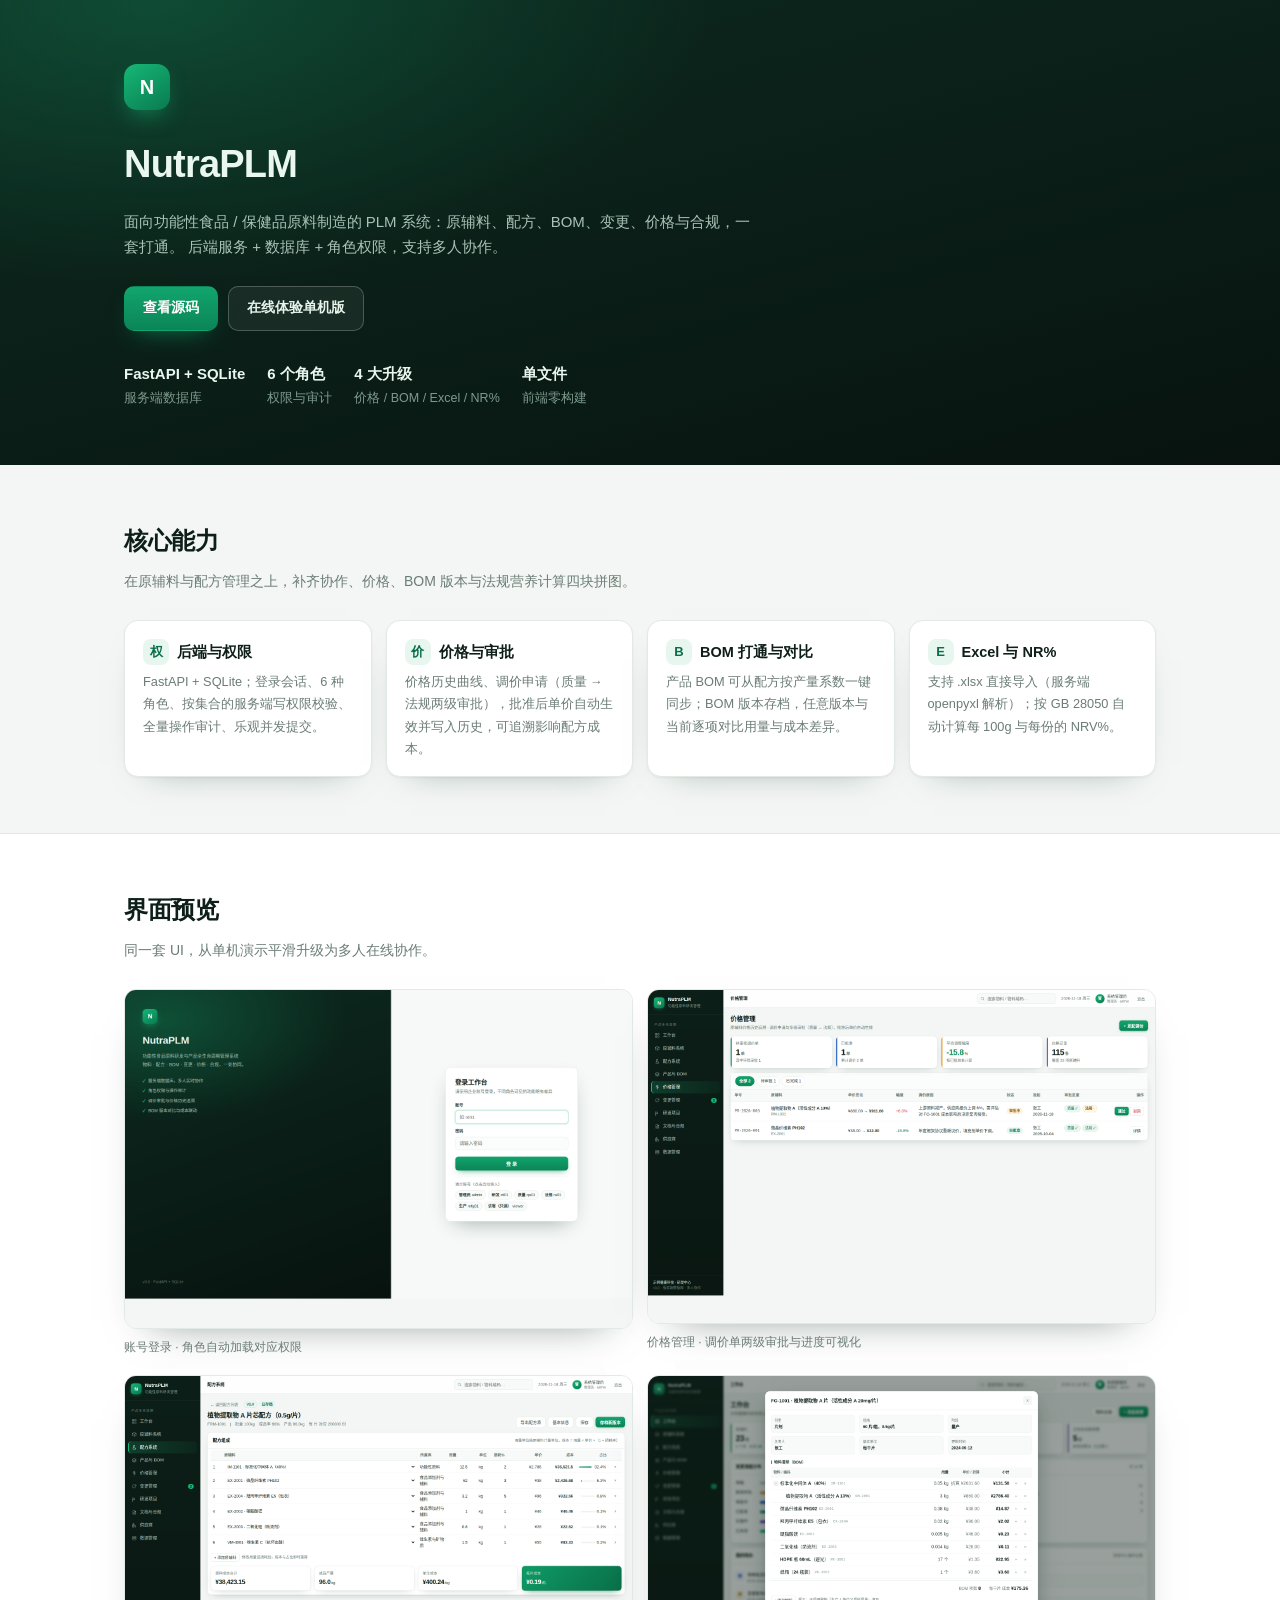
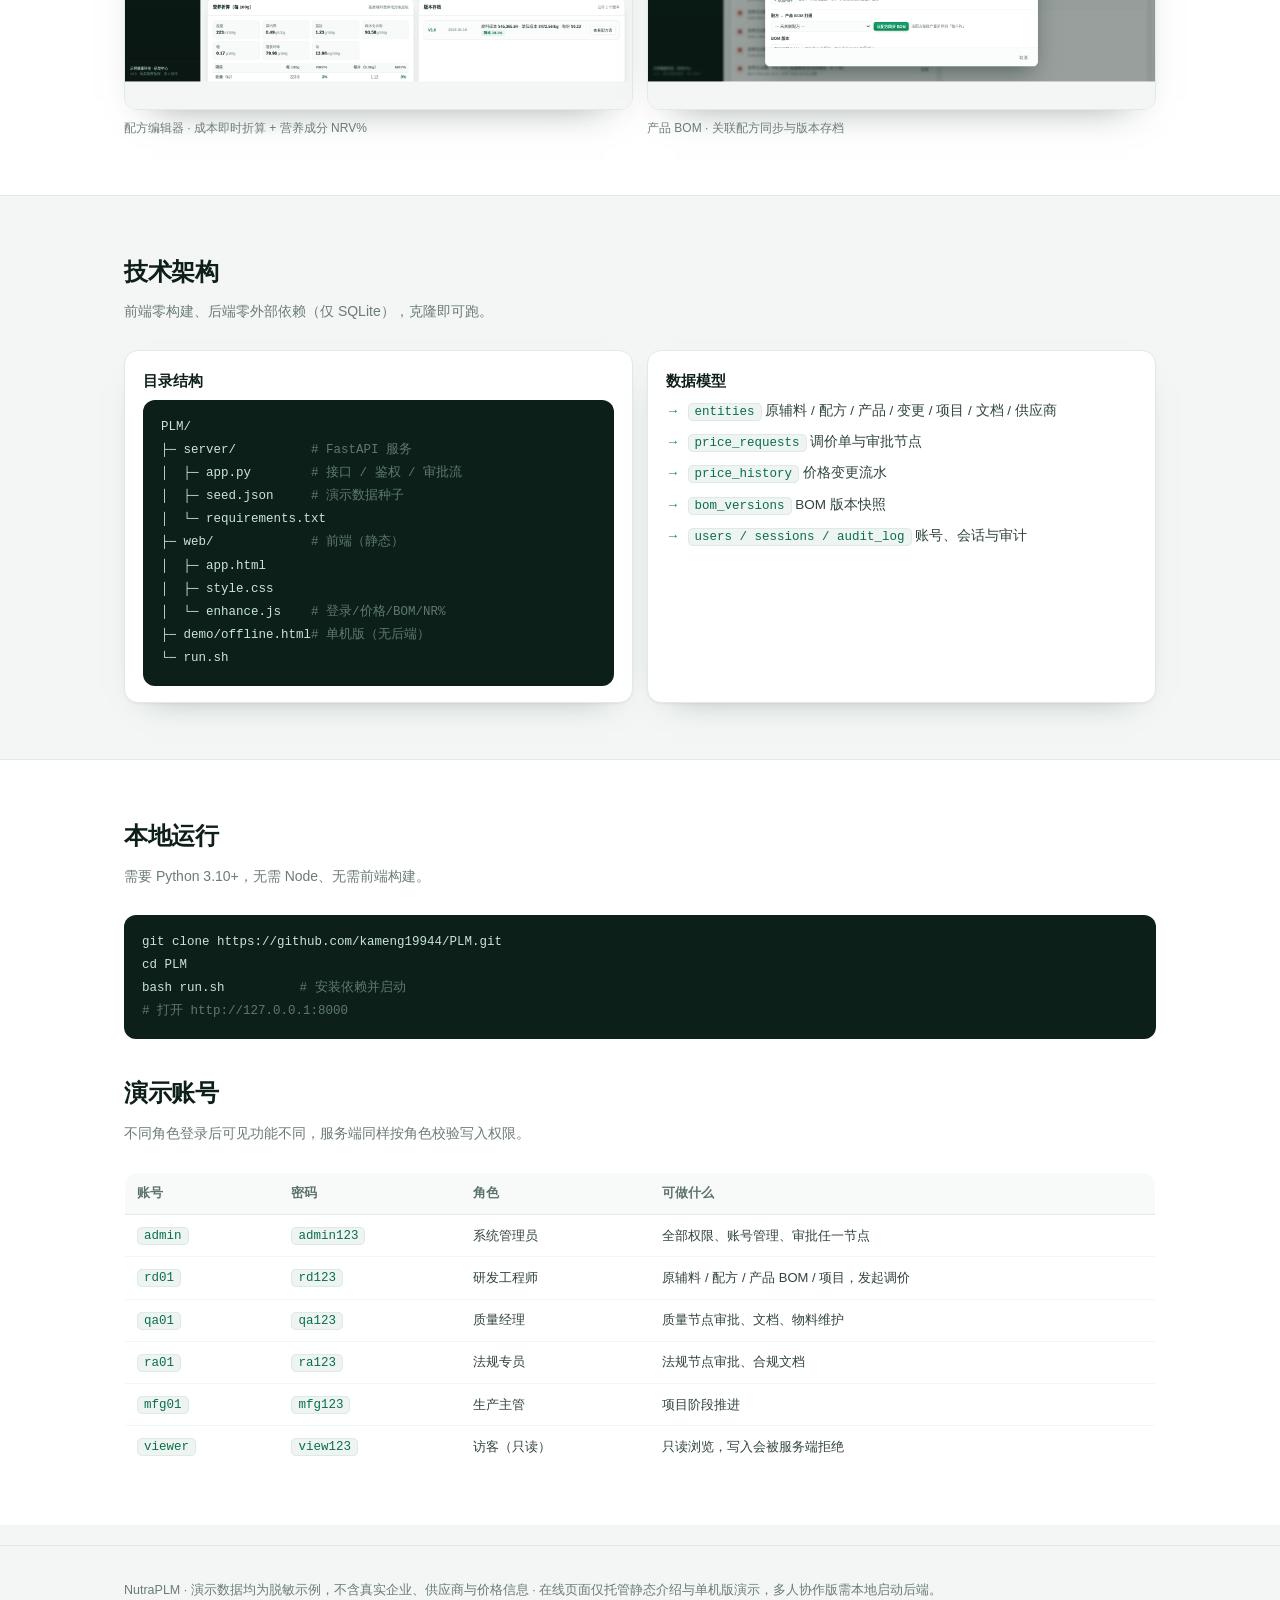
<file: index.html>
<!DOCTYPE html>
<html lang="zh-CN">
<head>
<meta charset="utf-8">
<meta name="viewport" content="width=device-width,initial-scale=1">
<title>NutraPLM · 功能性食品原料研发 PLM 系统</title>
<style>
*{box-sizing:border-box;margin:0;padding:0}
:root{--ink:#0e1f19;--ink2:#31443c;--muted:#6b7c75;--line:#e3eae6;--bg:#f3f6f4;--card:#fff;
  --brand:#0e8f5f;--brand-d:#0a6f49;--brand-l:#e7f6ee;--r:14px}
body{font-family:-apple-system,BlinkMacSystemFont,"Segoe UI","PingFang SC","Hiragino Sans GB","Microsoft YaHei",sans-serif;
  background:var(--bg);color:var(--ink);font-size:15px;line-height:1.7;-webkit-font-smoothing:antialiased}
a{color:var(--brand-d);text-decoration:none}
.wrap{max-width:1080px;margin:0 auto;padding:0 24px}
.hero{background:radial-gradient(900px 460px at 12% 0%,rgba(22,184,119,.24),transparent 62%),linear-gradient(165deg,#0d2a20,#08130f);
  color:#eaf6f0;padding:64px 0 56px}
.hero .logo{width:46px;height:46px;border-radius:13px;background:linear-gradient(145deg,#16b877,#0a7a50);display:grid;place-items:center;
  font-weight:800;color:#fff;font-size:20px;box-shadow:0 10px 26px -10px rgba(22,184,119,.9)}
.hero h1{font-size:38px;letter-spacing:-.8px;margin:22px 0 12px}
.hero p{color:#a9c2b6;max-width:640px;font-size:15px}
.hero .btns{display:flex;gap:10px;margin-top:26px;flex-wrap:wrap}
.btn{display:inline-flex;align-items:center;gap:7px;padding:10px 18px;border-radius:10px;font-size:13.5px;font-weight:600;
  border:1px solid transparent;cursor:pointer}
.btn.primary{background:linear-gradient(180deg,#12a56d,#0b8557);color:#fff;box-shadow:0 10px 24px -12px rgba(14,143,95,.9)}
.btn.ghost{border-color:rgba(255,255,255,.22);color:#e6f4ec;background:rgba(255,255,255,.06)}
.meta{display:flex;gap:22px;margin-top:30px;flex-wrap:wrap;font-size:12.5px;color:#7d9a8d}
.meta b{display:block;color:#eaf6f0;font-size:15px;margin-bottom:2px}
section{padding:56px 0}
h2{font-size:24px;letter-spacing:-.3px;margin-bottom:8px}
.lead{color:var(--muted);margin-bottom:26px;font-size:14px}
.grid{display:grid;gap:14px}
.g4{grid-template-columns:repeat(4,1fr)}
.g3{grid-template-columns:repeat(3,1fr)}
.g2{grid-template-columns:repeat(2,1fr)}
.card{background:#fff;border:1px solid var(--line);border-radius:var(--r);padding:18px 18px 16px;
  box-shadow:0 1px 2px rgba(16,40,32,.05),0 14px 34px -26px rgba(16,40,32,.5)}
.card h3{font-size:14.5px;margin-bottom:6px;display:flex;align-items:center;gap:8px}
.card p{font-size:12.8px;color:var(--muted);line-height:1.75}
.ic{width:26px;height:26px;border-radius:8px;background:var(--brand-l);color:var(--brand-d);display:grid;place-items:center;font-size:13px;font-weight:700}
table{width:100%;border-collapse:collapse;font-size:13px;background:#fff;border:1px solid var(--line);border-radius:var(--r);overflow:hidden}
th{background:#f7faf8;text-align:left;padding:10px 12px;color:#5c7268;font-weight:600;border-bottom:1px solid var(--line);font-size:12.5px}
td{padding:9px 12px;border-bottom:1px solid #f2f6f4;color:var(--ink2)}
tr:last-child td{border-bottom:0}
code{background:#eef4f1;border:1px solid #e0eae4;border-radius:5px;padding:1px 6px;font-size:12.5px;color:#0a6f49;
  font-family:ui-monospace,SFMono-Regular,Menlo,monospace}
pre{background:#0d1f19;color:#c9e5d8;border-radius:12px;padding:16px 18px;overflow:auto;font-size:12.5px;line-height:1.85;
  font-family:ui-monospace,SFMono-Regular,Menlo,monospace}
pre .c{color:#5d7a6d}
.shot{width:100%;border-radius:12px;border:1px solid var(--line);box-shadow:0 18px 40px -28px rgba(16,40,32,.6);display:block}
.shot-cap{font-size:12px;color:var(--muted);margin-top:8px}
ul.plain{list-style:none;display:grid;gap:8px;font-size:13.5px;color:var(--ink2)}
ul.plain li:before{content:"→";color:var(--brand);margin-right:8px}
footer{padding:34px 0 46px;color:var(--muted);font-size:12.5px;border-top:1px solid var(--line);margin-top:20px}
.pill{display:inline-block;font-size:11.5px;padding:1px 9px;border-radius:999px;background:var(--brand-l);color:var(--brand-d);font-weight:600}
@media(max-width:900px){.g4,.g3{grid-template-columns:repeat(2,1fr)}.hero h1{font-size:30px}}
@media(max-width:640px){.g4,.g3,.g2{grid-template-columns:1fr}}
</style>
</head>
<body>

<header class="hero">
  <div class="wrap">
    <div class="logo">N</div>
    <h1>NutraPLM</h1>
    <p>面向功能性食品 / 保健品原料制造的 PLM 系统：原辅料、配方、BOM、变更、价格与合规，一套打通。
       后端服务 + 数据库 + 角色权限，支持多人协作。</p>
    <div class="btns">
      <a class="btn primary" href="https://github.com/kameng19944/PLM">查看源码</a>
      <a class="btn ghost" href="demo/offline.html">在线体验单机版</a>
    </div>
    <div class="meta">
      <div><b>FastAPI + SQLite</b>服务端数据库</div>
      <div><b>6 个角色</b>权限与审计</div>
      <div><b>4 大升级</b>价格 / BOM / Excel / NR%</div>
      <div><b>单文件</b>前端零构建</div>
    </div>
  </div>
</header>

<section>
  <div class="wrap">
    <h2>核心能力</h2>
    <p class="lead">在原辅料与配方管理之上，补齐协作、价格、BOM 版本与法规营养计算四块拼图。</p>
    <div class="grid g4">
      <div class="card"><h3><span class="ic">权</span>后端与权限</h3>
        <p>FastAPI + SQLite；登录会话、6 种角色、按集合的服务端写权限校验、全量操作审计、乐观并发提交。</p></div>
      <div class="card"><h3><span class="ic">价</span>价格与审批</h3>
        <p>价格历史曲线、调价申请（质量 → 法规两级审批），批准后单价自动生效并写入历史，可追溯影响配方成本。</p></div>
      <div class="card"><h3><span class="ic">B</span>BOM 打通与对比</h3>
        <p>产品 BOM 可从配方按产量系数一键同步；BOM 版本存档，任意版本与当前逐项对比用量与成本差异。</p></div>
      <div class="card"><h3><span class="ic">E</span>Excel 与 NR%</h3>
        <p>支持 .xlsx 直接导入（服务端 openpyxl 解析）；按 GB 28050 自动计算每 100g 与每份的 NRV%。</p></div>
    </div>
  </div>
</section>

<section style="background:#fff;border-top:1px solid var(--line);border-bottom:1px solid var(--line)">
  <div class="wrap">
    <h2>界面预览</h2>
    <p class="lead">同一套 UI，从单机演示平滑升级为多人在线协作。</p>
    <div class="grid g2" style="margin-bottom:18px">
      <div><img class="shot" src="docs/login.png" alt="登录"><div class="shot-cap">账号登录 · 角色自动加载对应权限</div></div>
      <div><img class="shot" src="docs/price-approval.png" alt="价格管理"><div class="shot-cap">价格管理 · 调价单两级审批与进度可视化</div></div>
    </div>
    <div class="grid g2">
      <div><img class="shot" src="docs/formula-nrv.png" alt="配方与 NR%"><div class="shot-cap">配方编辑器 · 成本即时折算 + 营养成分 NRV%</div></div>
      <div><img class="shot" src="docs/bom-sync.png" alt="BOM"><div class="shot-cap">产品 BOM · 关联配方同步与版本存档</div></div>
    </div>
  </div>
</section>

<section>
  <div class="wrap">
    <h2>技术架构</h2>
    <p class="lead">前端零构建、后端零外部依赖（仅 SQLite），克隆即可跑。</p>
    <div class="grid g2">
      <div class="card">
        <h3>目录结构</h3>
        <pre>PLM/
├─ server/          <span class="c"># FastAPI 服务</span>
│  ├─ app.py        <span class="c"># 接口 / 鉴权 / 审批流</span>
│  ├─ seed.json     <span class="c"># 演示数据种子</span>
│  └─ requirements.txt
├─ web/             <span class="c"># 前端（静态）</span>
│  ├─ app.html
│  ├─ style.css
│  └─ enhance.js    <span class="c"># 登录/价格/BOM/NR%</span>
├─ demo/offline.html<span class="c"># 单机版（无后端）</span>
└─ run.sh</pre>
      </div>
      <div class="card">
        <h3>数据模型</h3>
        <ul class="plain">
          <li><code>entities</code> 原辅料 / 配方 / 产品 / 变更 / 项目 / 文档 / 供应商</li>
          <li><code>price_requests</code> 调价单与审批节点</li>
          <li><code>price_history</code> 价格变更流水</li>
          <li><code>bom_versions</code> BOM 版本快照</li>
          <li><code>users / sessions / audit_log</code> 账号、会话与审计</li>
        </ul>
      </div>
    </div>
  </div>
</section>

<section style="background:#fff;border-top:1px solid var(--line)">
  <div class="wrap">
    <h2>本地运行</h2>
    <p class="lead">需要 Python 3.10+，无需 Node、无需前端构建。</p>
    <pre>git clone https://github.com/kameng19944/PLM.git
cd PLM
bash run.sh          <span class="c"># 安装依赖并启动</span>
<span class="c"># 打开 http://127.0.0.1:8000</span></pre>
    <h2 style="margin-top:34px">演示账号</h2>
    <p class="lead">不同角色登录后可见功能不同，服务端同样按角色校验写入权限。</p>
    <table>
      <thead><tr><th>账号</th><th>密码</th><th>角色</th><th>可做什么</th></tr></thead>
      <tbody>
        <tr><td><code>admin</code></td><td><code>admin123</code></td><td>系统管理员</td><td>全部权限、账号管理、审批任一节点</td></tr>
        <tr><td><code>rd01</code></td><td><code>rd123</code></td><td>研发工程师</td><td>原辅料 / 配方 / 产品 BOM / 项目，发起调价</td></tr>
        <tr><td><code>qa01</code></td><td><code>qa123</code></td><td>质量经理</td><td>质量节点审批、文档、物料维护</td></tr>
        <tr><td><code>ra01</code></td><td><code>ra123</code></td><td>法规专员</td><td>法规节点审批、合规文档</td></tr>
        <tr><td><code>mfg01</code></td><td><code>mfg123</code></td><td>生产主管</td><td>项目阶段推进</td></tr>
        <tr><td><code>viewer</code></td><td><code>view123</code></td><td>访客（只读）</td><td>只读浏览，写入会被服务端拒绝</td></tr>
      </tbody>
    </table>
  </div>
</section>

<footer>
  <div class="wrap">
    NutraPLM · 演示数据均为脱敏示例，不含真实企业、供应商与价格信息 ·
    在线页面仅托管静态介绍与单机版演示，多人协作版需本地启动后端。
  </div>
</footer>

</body>
</html>
</file>
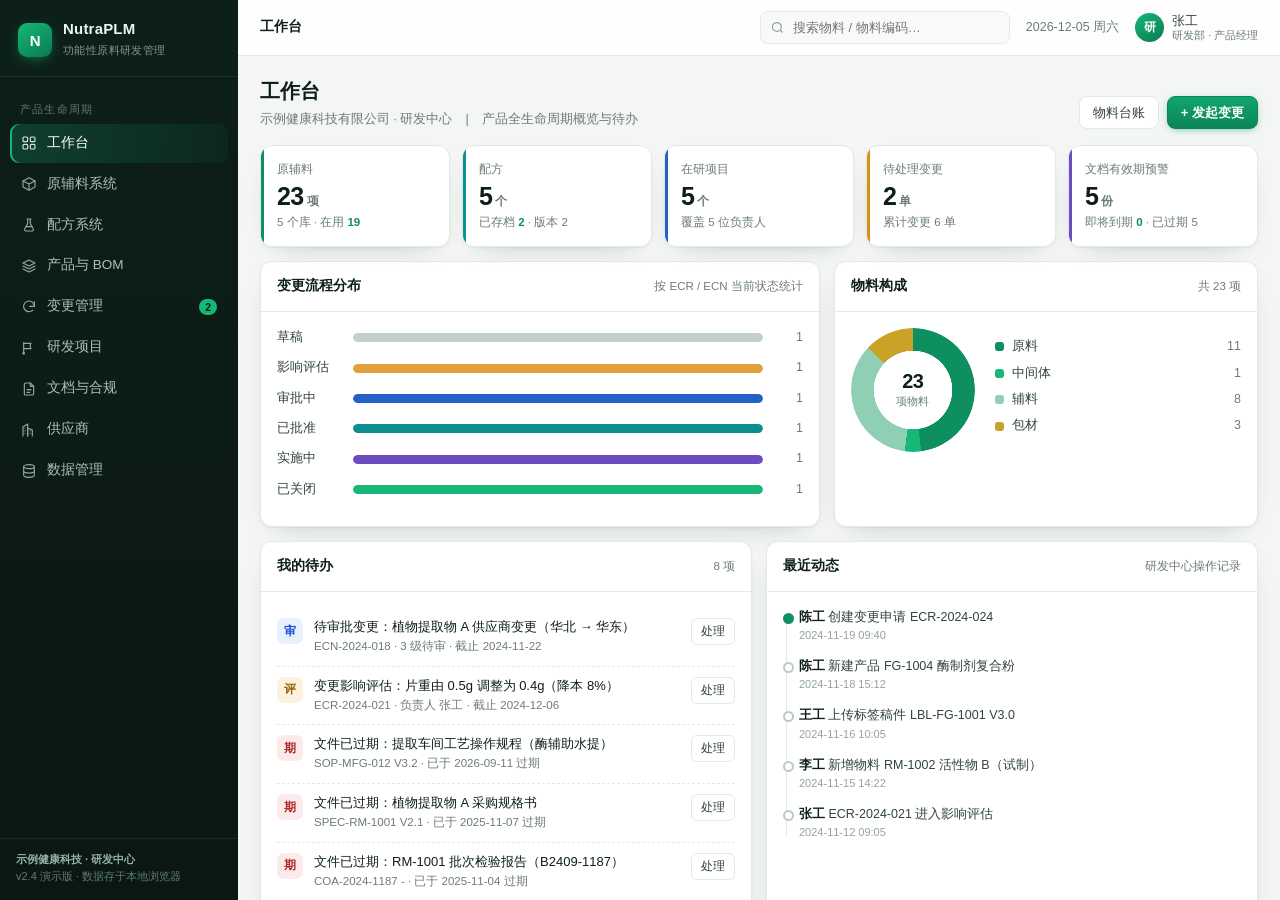
<file: demo/offline.html>
<!DOCTYPE html>
<html lang="zh-CN">
<head>
<meta charset="utf-8">
<meta name="viewport" content="width=device-width,initial-scale=1">
<title>NutraPLM · 功能性食品原料研发与产品全生命周期管理</title>
<style>
*{box-sizing:border-box;margin:0;padding:0}
:root{
  --ink:#0e1f19;--ink2:#31443c;--muted:#6b7c75;--line:#e3eae6;--bg:#f3f6f4;--card:#fff;
  --brand:#0e8f5f;--brand-d:#0a6f49;--brand-l:#e7f6ee;
  --warn:#b8740a;--danger:#cf3b3b;--info:#2361c9;--purple:#6d4bc0;
  --r:12px;--sh:0 1px 2px rgba(16,40,32,.05),0 10px 28px -18px rgba(16,40,32,.35);
}
html,body{height:100%}
body{font-family:-apple-system,BlinkMacSystemFont,"Segoe UI","PingFang SC","Hiragino Sans GB","Microsoft YaHei",sans-serif;
  background:var(--bg);color:var(--ink);font-size:14px;line-height:1.55;-webkit-font-smoothing:antialiased}
button{font-family:inherit}
.app{display:grid;grid-template-columns:238px 1fr;height:100vh;overflow:hidden}

/* ---------- sidebar ---------- */
.side{background:linear-gradient(180deg,#0d1f19 0%,#0a1712 100%);display:flex;flex-direction:column;overflow:hidden}
.brand{padding:20px 18px 16px;display:flex;gap:11px;align-items:center;border-bottom:1px solid rgba(255,255,255,.07)}
.brand .logo{width:34px;height:34px;border-radius:9px;background:linear-gradient(145deg,#16b877,#0a7a50);
  display:grid;place-items:center;font-weight:800;color:#fff;font-size:15px;letter-spacing:-.5px;box-shadow:0 4px 14px -4px rgba(22,184,119,.7)}
.brand b{color:#eaf6f0;font-size:15px;letter-spacing:.2px;display:block;line-height:1.25}
.brand span{color:#7d9a8d;font-size:11px;letter-spacing:.4px}
.nav{padding:12px 10px;overflow-y:auto;flex:1}
.nav .group{color:#5d7a6d;font-size:10.5px;letter-spacing:1.2px;padding:12px 10px 6px;text-transform:uppercase}
.nav a{display:flex;align-items:center;gap:10px;padding:9px 11px;border-radius:9px;color:#a9c2b6;
  text-decoration:none;font-size:13.5px;cursor:pointer;transition:.16s;margin-bottom:2px}
.nav a svg{width:16px;height:16px;flex:0 0 16px;stroke:currentColor;fill:none;stroke-width:1.7;stroke-linecap:round;stroke-linejoin:round;opacity:.85}
.nav a:hover{background:rgba(255,255,255,.06);color:#e6f4ec}
.nav a.on{background:linear-gradient(90deg,rgba(22,184,119,.22),rgba(22,184,119,.06));color:#fff;
  box-shadow:inset 2px 0 0 #16b877}
.nav a .dot{margin-left:auto;background:#16b877;color:#04241a;font-size:10.5px;font-weight:700;
  border-radius:9px;padding:0 6px;line-height:16px;height:16px}
.side-foot{padding:12px 16px 14px;border-top:1px solid rgba(255,255,255,.07);color:#5f7d6f;font-size:11px;line-height:1.6}
.side-foot b{color:#94b3a4;font-weight:600}

/* ---------- main ---------- */
.main{display:flex;flex-direction:column;overflow:hidden;background:var(--bg)}
.top{height:56px;flex:0 0 56px;background:rgba(255,255,255,.86);backdrop-filter:blur(8px);
  border-bottom:1px solid var(--line);display:flex;align-items:center;gap:16px;padding:0 22px}
.crumb{color:var(--muted);font-size:12.5px}
.crumb b{color:var(--ink);font-weight:600;font-size:13.5px}
.top .spacer{flex:1}
.gsearch{position:relative}
.gsearch input{width:250px;height:33px;border:1px solid var(--line);background:#f7faf8;border-radius:8px;
  padding:0 11px 0 32px;font-size:13px;color:var(--ink);outline:none;transition:.16s}
.gsearch input:focus{border-color:#9fd6bd;background:#fff;box-shadow:0 0 0 3px rgba(22,184,119,.12);width:290px}
.gsearch svg{position:absolute;left:10px;top:9px;width:15px;height:15px;stroke:#90a49b;fill:none;stroke-width:2}
.today{color:var(--muted);font-size:12.5px;white-space:nowrap}
.me{display:flex;align-items:center;gap:8px}
.me .av{width:29px;height:29px;border-radius:50%;background:linear-gradient(145deg,#16b877,#0a7a50);color:#fff;
  display:grid;place-items:center;font-size:12px;font-weight:700}
.me .nm{font-size:12.5px;color:var(--ink2);line-height:1.2}
.me .nm i{display:block;font-style:normal;color:var(--muted);font-size:10.5px}

.view{flex:1;overflow-y:auto;padding:20px 22px 56px}
.view::-webkit-scrollbar,.nav::-webkit-scrollbar{width:9px}
.view::-webkit-scrollbar-thumb{background:#cfdad4;border-radius:9px;border:3px solid var(--bg)}
.nav::-webkit-scrollbar-thumb{background:rgba(255,255,255,.14);border-radius:9px}

/* ---------- common ---------- */
.page{display:flex;align-items:flex-end;justify-content:space-between;gap:16px;margin-bottom:16px;flex-wrap:wrap}
.page h1{font-size:20px;letter-spacing:-.2px;font-weight:700}
.page p{color:var(--muted);font-size:12.5px;margin-top:3px}
.card{background:var(--card);border:1px solid var(--line);border-radius:var(--r);box-shadow:var(--sh)}
.card-h{display:flex;align-items:center;justify-content:space-between;padding:14px 16px;border-bottom:1px solid var(--line);gap:10px}
.card-h h3{font-size:13.5px;font-weight:650}
.card-h .sub{color:var(--muted);font-size:11.5px}
.card-b{padding:16px}
.btn{display:inline-flex;align-items:center;gap:6px;height:33px;padding:0 13px;border-radius:8px;
  border:1px solid var(--line);background:#fff;color:var(--ink2);font-size:13px;cursor:pointer;transition:.15s;white-space:nowrap}
.btn:hover{border-color:#c3d3cb;background:#f8fbf9}
.btn.primary{background:linear-gradient(180deg,#12a56d,#0b8557);border-color:#0b8557;color:#fff;font-weight:600;
  box-shadow:0 2px 8px -3px rgba(14,143,95,.7)}
.btn.primary:hover{filter:brightness(1.06)}
.btn.sm{height:27px;padding:0 9px;font-size:12px;border-radius:6px}
.btn.ghost{background:transparent;border-color:transparent;color:var(--muted)}
.btn.ghost:hover{background:#f1f5f3;color:var(--ink2)}
.btn.danger{color:var(--danger);border-color:#f0d4d4}
.btn.danger:hover{background:#fdf3f3}
.btn:disabled{opacity:.5;cursor:not-allowed}
.row{display:flex;gap:8px;align-items:center;flex-wrap:wrap}
.badge{display:inline-block;padding:1px 8px;border-radius:999px;font-size:11.5px;font-weight:600;white-space:nowrap;line-height:19px}
.t-green{background:#e6f6ee;color:#0a6f49}
.t-blue{background:#e9f0fd;color:#1d4ed8}
.t-amber{background:#fdf2dd;color:#9a6206}
.t-red{background:#fceaea;color:#b02a2a}
.t-gray{background:#eef2f0;color:#5a6b63}
.t-purple{background:#efeafb;color:#5b3fa8}
.t-teal{background:#e2f4f5;color:#0d6d72}
.chips{display:flex;gap:6px;flex-wrap:wrap}
.chips .c{background:#f2f6f4;border:1px solid var(--line);border-radius:6px;padding:1px 7px;font-size:11.5px;color:var(--ink2)}

/* KPI */
.kpis{display:grid;grid-template-columns:repeat(5,1fr);gap:12px;margin-bottom:14px}
.kpi{background:#fff;border:1px solid var(--line);border-radius:var(--r);padding:14px 16px;box-shadow:var(--sh);position:relative;overflow:hidden}
.kpi:before{content:"";position:absolute;left:0;top:0;bottom:0;width:3px;background:var(--brand)}
.kpi.b:before{background:#2361c9}.kpi.a:before{background:#d99114}.kpi.p:before{background:#6d4bc0}.kpi.t:before{background:#0d8f8f}
.kpi .lb{color:var(--muted);font-size:12px}
.kpi .vl{font-size:25px;font-weight:750;letter-spacing:-.6px;line-height:1.25;margin-top:2px}
.kpi .vl small{font-size:12px;font-weight:600;color:var(--muted);margin-left:3px}
.kpi .fo{font-size:11.5px;color:var(--muted);margin-top:2px}
.kpi .fo em{font-style:normal;color:var(--brand);font-weight:650}
.kpi a{position:absolute;inset:0;cursor:pointer}

.grid2{display:grid;grid-template-columns:1.32fr 1fr;gap:14px;margin-bottom:14px}
.grid2b{display:grid;grid-template-columns:1fr 1fr;gap:14px}

/* bars */
.bar-row{display:flex;align-items:center;gap:10px;margin-bottom:11px;font-size:12.5px}
.bar-row .nm{width:66px;color:var(--ink2);flex:0 0 66px}
.bar-row .tr{flex:1;height:9px;background:#f0f4f2;border-radius:9px;overflow:hidden}
.bar-row .fl{height:100%;border-radius:9px;transition:width .5s}
.bar-row .vl{width:30px;text-align:right;color:var(--muted);flex:0 0 30px;font-variant-numeric:tabular-nums}

/* donut */
.donut-wrap{display:flex;align-items:center;gap:20px}
.dw{position:relative;flex:0 0 124px;width:124px;height:124px}
.dctr{position:absolute;inset:0;display:grid;place-content:center;text-align:center;pointer-events:none}
.dctr b{display:block;font-size:20px;font-weight:750;letter-spacing:-.6px;line-height:1.15}
.dctr span{font-size:10.5px;color:var(--muted)}
.donut{width:124px;height:124px;border-radius:50%;
  -webkit-mask:radial-gradient(circle,transparent 39px,#000 39.5px);mask:radial-gradient(circle,transparent 39px,#000 39.5px)}
.donut-hole{position:absolute;inset:0;display:grid;place-content:center;text-align:center;border-radius:50%;
  -webkit-mask:none;mask:none;background:transparent}
.legend{flex:1;min-width:0}
.legend .li{display:flex;align-items:center;gap:8px;font-size:12.5px;margin-bottom:7px;color:var(--ink2)}
.legend .sw{width:9px;height:9px;border-radius:3px;flex:0 0 9px}
.legend .nn{flex:1;overflow:hidden;text-overflow:ellipsis;white-space:nowrap}
.legend .vv{color:var(--muted);font-variant-numeric:tabular-nums}

/* todo list */
.todo{display:flex;gap:11px;padding:10px 0;border-bottom:1px dashed var(--line);align-items:flex-start}
.todo:last-child{border-bottom:none;padding-bottom:0}
.todo .ic{width:26px;height:26px;border-radius:7px;display:grid;place-items:center;flex:0 0 26px;font-size:12px;font-weight:700}
.todo .tt{font-size:13px;color:var(--ink);line-height:1.45}
.todo .mm{font-size:11.5px;color:var(--muted);margin-top:1px}
.todo .go{margin-left:auto;flex:0 0 auto}

/* timeline */
.tl{position:relative;padding-left:16px}
.tl:before{content:"";position:absolute;left:3px;top:6px;bottom:4px;width:1px;background:var(--line)}
.tl .it{position:relative;padding-bottom:13px}
.tl .it:last-child{padding-bottom:0}
.tl .it:before{content:"";position:absolute;left:-16px;top:5px;width:7px;height:7px;border-radius:50%;
  background:#fff;border:2px solid #b9cdc3}
.tl .it.hi:before{border-color:var(--brand);background:var(--brand)}
.tl .it .tx{font-size:12.5px;color:var(--ink2);line-height:1.45}
.tl .it .tx b{color:var(--ink);font-weight:600}
.tl .it .tm{font-size:11px;color:#93a49c;margin-top:1px}

/* table */
.tools{display:flex;gap:10px;align-items:center;padding:12px 16px;border-bottom:1px solid var(--line);flex-wrap:wrap}
.tools .spacer{flex:1}
.srch{position:relative}
.srch input{height:31px;border:1px solid var(--line);border-radius:7px;padding:0 10px 0 28px;font-size:12.5px;
  outline:none;width:200px;background:#fbfdfc;color:var(--ink)}
.srch input:focus{border-color:#9fd6bd;background:#fff;box-shadow:0 0 0 3px rgba(22,184,119,.1)}
.srch svg{position:absolute;left:9px;top:8px;width:14px;height:14px;stroke:#93a69d;fill:none;stroke-width:2}
select.sel{height:31px;border:1px solid var(--line);border-radius:7px;padding:0 8px;font-size:12.5px;
  background:#fbfdfc;color:var(--ink2);outline:none;cursor:pointer}
table{width:100%;border-collapse:separate;border-spacing:0;font-size:12.8px}
thead th{background:#f8faf9;color:var(--muted);font-weight:600;font-size:11.5px;letter-spacing:.3px;
  text-align:left;padding:9px 12px;border-bottom:1px solid var(--line);white-space:nowrap;position:sticky;top:0;z-index:1}
tbody td{padding:9px 12px;border-bottom:1px solid #eff4f1;vertical-align:middle;color:var(--ink2)}
tbody tr:hover td{background:#fafdfb}
tbody tr:last-child td{border-bottom:none}
td.num{font-variant-numeric:tabular-nums;text-align:right}
td.code{font-family:ui-monospace,SFMono-Regular,Menlo,monospace;font-size:12px;color:#4d635a;white-space:nowrap}
td .nm{color:var(--ink);font-weight:550}
td .sub2{color:var(--muted);font-size:11.5px}
.tb-wrap{overflow:auto;max-height:calc(100vh - 300px)}
.acts{display:flex;gap:4px;justify-content:flex-end;white-space:nowrap}
.empty{padding:36px;text-align:center;color:var(--muted);font-size:13px}

/* project cards */
.pgrid{display:grid;grid-template-columns:repeat(auto-fill,minmax(292px,1fr));gap:13px}
.pc{background:#fff;border:1px solid var(--line);border-radius:var(--r);padding:15px 16px;box-shadow:var(--sh);
  cursor:pointer;transition:.16s;position:relative;overflow:hidden}
.pc:hover{transform:translateY(-2px);border-color:#c6dbd1;box-shadow:0 12px 26px -16px rgba(16,40,32,.4)}
.pc .hd{display:flex;justify-content:space-between;gap:8px;align-items:flex-start}
.pc .cd{font-family:ui-monospace,monospace;font-size:11px;color:#8b9d95;letter-spacing:.3px}
.pc h4{font-size:14px;font-weight:650;margin:3px 0 9px;line-height:1.4}
.pc .mt{display:flex;justify-content:space-between;font-size:11.5px;color:var(--muted);margin-bottom:5px}
.pc .pb{height:7px;background:#f0f4f2;border-radius:9px;overflow:hidden}
.pc .pb i{display:block;height:100%;border-radius:9px;background:linear-gradient(90deg,#16b877,#0a7a50)}
.pc .ft{display:flex;justify-content:space-between;align-items:center;margin-top:11px;font-size:11.5px;color:var(--muted)}
.pc .stg{position:absolute;right:-1px;top:0;padding:3px 9px;border-bottom-left-radius:8px;font-size:11px;font-weight:600}

/* tree */
.tree{font-size:12.8px}
.tnode{display:grid;grid-template-columns:minmax(0,1fr) 92px 92px 88px 58px;gap:6px;align-items:center;
  padding:6px 8px;border-radius:6px;border-bottom:1px solid #f2f6f4}
.tnode:hover{background:#f7fbf9}
.tnode.head{color:var(--muted);font-size:11px;font-weight:600;background:#f8faf9;border-bottom:1px solid var(--line);border-radius:6px 6px 0 0}
.tnode .lbl{display:flex;align-items:center;gap:6px;min-width:0}
.tnode .lbl .nm{overflow:hidden;text-overflow:ellipsis;white-space:nowrap;color:var(--ink);font-weight:550}
.tnode .lbl .cd{font-family:ui-monospace,monospace;font-size:11px;color:#93a49c}
.tnode .q{text-align:right;font-variant-numeric:tabular-nums;color:var(--ink2)}
.tnode .pr{text-align:right;font-variant-numeric:tabular-nums;color:var(--muted)}
.tnode .sm{text-align:right;font-variant-numeric:tabular-nums;font-weight:600;color:var(--ink)}
.tnode .op{display:flex;gap:2px;justify-content:flex-end;opacity:.35;transition:.15s}
.tnode:hover .op{opacity:1}
.tgl{width:15px;height:15px;flex:0 0 15px;border-radius:4px;display:grid;place-items:center;cursor:pointer;
  color:#7f948b;font-size:10px;background:#f0f5f2;border:1px solid #e2ebe6;user-select:none}
.tgl.sp{visibility:hidden}
.tgl:hover{background:#e3efe9;color:#0a6f49}
.sum{display:flex;justify-content:flex-end;gap:26px;padding:11px 12px 0;border-top:1px solid var(--line);margin-top:6px;font-size:12.5px;color:var(--muted)}
.sum b{color:var(--ink);font-size:15px;font-variant-numeric:tabular-nums}

/* steps */
.steps{display:flex;align-items:center;gap:0;margin:2px 0 16px;overflow-x:auto;padding-bottom:2px}
.step{display:flex;align-items:center;gap:7px;font-size:12px;color:#9aaba3;white-space:nowrap}
.step .cr{width:21px;height:21px;border-radius:50%;border:1.5px solid #dbe5e0;display:grid;place-items:center;
  font-size:10.5px;font-weight:700;background:#fff;color:#9aaba3}
.step.done{color:#0a6f49}.step.done .cr{background:#e6f6ee;border-color:#9ed9bf;color:#0a6f49}
.step.cur{color:var(--ink);font-weight:650}.step.cur .cr{background:var(--brand);border-color:var(--brand);color:#fff;
  box-shadow:0 0 0 3px rgba(14,143,95,.16)}
.step .ln{width:26px;height:1px;background:#e2ebe6;margin:0 8px}
.step.done .ln{background:#9ed9bf}
.apv{display:flex;align-items:center;gap:10px;padding:9px 11px;border:1px solid var(--line);border-radius:8px;margin-bottom:7px}
.apv .rl{width:52px;font-size:12px;color:var(--muted);flex:0 0 52px}
.apv .us{font-size:12.8px;color:var(--ink);flex:1}
.apv .dt{font-size:11.5px;color:#9aaba3}
.apv.pend{border-style:dashed;background:#fffdf7}

/* modal */
.mask{position:fixed;inset:0;background:rgba(10,26,20,.42);backdrop-filter:blur(3px);z-index:60;
  display:flex;align-items:center;justify-content:center;padding:24px;animation:fi .18s ease}
@keyframes fi{from{opacity:0}to{opacity:1}}
.modal{background:#fff;border-radius:14px;width:640px;max-width:100%;max-height:90vh;display:flex;flex-direction:column;
  box-shadow:0 30px 70px -20px rgba(8,30,22,.5);animation:mi .2s cubic-bezier(.2,.8,.3,1)}
@keyframes mi{from{opacity:0;transform:translateY(10px) scale(.99)}to{opacity:1;transform:none}}
.modal.wide{width:860px}
.m-h{display:flex;align-items:center;justify-content:space-between;padding:15px 18px;border-bottom:1px solid var(--line)}
.m-h h3{font-size:15px;font-weight:680}
.m-h .x{width:28px;height:28px;border:none;background:#f4f7f5;border-radius:7px;font-size:17px;color:#8ba096;cursor:pointer;line-height:1}
.m-h .x:hover{background:#eef3f0;color:var(--ink2)}
.m-b{padding:16px 18px;overflow-y:auto}
.m-f{padding:12px 18px;border-top:1px solid var(--line);display:flex;justify-content:flex-end;gap:8px;background:#fbfdfc;border-radius:0 0 14px 14px}
.fgrid{display:grid;grid-template-columns:1fr 1fr;gap:12px}
.fld{display:flex;flex-direction:column;gap:4px}
.fld.full{grid-column:1/-1}
.fld label{font-size:12px;color:var(--muted);font-weight:550}
.fld label i{color:var(--danger);font-style:normal}
.fld input,.fld select,.fld textarea{height:33px;border:1px solid var(--line);border-radius:7px;padding:0 10px;
  font-size:13px;color:var(--ink);outline:none;background:#fff;font-family:inherit}
.fld textarea{height:70px;padding:7px 10px;resize:vertical;line-height:1.5}
.fld input:focus,.fld select:focus,.fld textarea:focus{border-color:#8fd0b4;box-shadow:0 0 0 3px rgba(22,184,119,.12)}
.dl{display:grid;grid-template-columns:repeat(3,1fr);gap:10px 14px;margin-bottom:14px}
.dl .d{background:#f8faf9;border:1px solid #eef3f0;border-radius:8px;padding:8px 10px}
.dl .d span{display:block;font-size:11px;color:var(--muted)}
.dl .d b{font-size:12.8px;font-weight:600;color:var(--ink);word-break:break-all}
.sec-t{font-size:12px;font-weight:650;color:var(--ink2);margin:16px 0 8px;display:flex;align-items:center;gap:7px}
.sec-t:before{content:"";width:3px;height:12px;border-radius:2px;background:var(--brand)}
.sec-t:first-child{margin-top:0}

/* toast */
#toast{position:fixed;left:50%;bottom:34px;transform:translateX(-50%);z-index:99;display:flex;flex-direction:column;gap:8px;align-items:center}
.tst{background:#0e2a21;color:#e9f6ef;font-size:13px;padding:9px 16px;border-radius:9px;box-shadow:0 12px 30px -10px rgba(0,0,0,.5);
  animation:ti .22s ease;display:flex;gap:8px;align-items:center}
@keyframes ti{from{opacity:0;transform:translateY(8px)}to{opacity:1;transform:none}}
.tst .ok{color:#38d996;font-weight:700}

.note{background:#f0f8f4;border:1px solid #d8ece2;border-radius:9px;padding:11px 13px;font-size:12.5px;color:#3d5b50;line-height:1.65}
.note b{color:#0a6f49}
.kv{display:flex;justify-content:space-between;padding:8px 0;border-bottom:1px dashed var(--line);font-size:12.8px}
.kv:last-child{border:none}
.kv span{color:var(--muted)}
.mini{display:grid;grid-template-columns:repeat(4,1fr);gap:10px}
.mini .m{background:#f8faf9;border:1px solid #eef3f0;border-radius:9px;padding:10px 12px;text-align:center}
.mini .m b{display:block;font-size:19px;font-weight:700;color:var(--ink);letter-spacing:-.4px}
.mini .m span{font-size:11.5px;color:var(--muted)}
@media(max-width:1180px){.kpis{grid-template-columns:repeat(2,1fr)}.grid2,.grid2b{grid-template-columns:1fr}
  .app{grid-template-columns:64px 1fr}.brand b,.brand span,.nav a span,.nav .group,.side-foot{display:none}
  .nav a{justify-content:center}.brand{padding:16px 10px;justify-content:center}}
/* ---------- 原辅料多库 ---------- */
.libtabs{display:flex;gap:7px;flex-wrap:wrap;padding:12px 16px;border-bottom:1px solid var(--line);background:#fbfdfc}
.lt{display:flex;align-items:center;gap:7px;padding:6px 11px;border-radius:8px;border:1px solid var(--line);
  background:#fff;font-size:12.5px;cursor:pointer;color:var(--ink2);transition:.15s}
.lt:hover{border-color:#c3d3cb;background:#f7fbf9}
.lt .n{background:#f0f4f2;color:var(--muted);border-radius:6px;padding:0 5px;font-size:11px;font-variant-numeric:tabular-nums}
.lt.on{background:linear-gradient(180deg,#12a56d,#0b8557);border-color:#0b8557;color:#fff;font-weight:600;box-shadow:0 2px 8px -4px rgba(14,143,95,.8)}
.lt.on .n{background:rgba(255,255,255,.24);color:#fff}
.lt .sq{width:7px;height:7px;border-radius:2px}

/* ---------- 原料档案 ---------- */
.pf-lead{display:flex;gap:14px;align-items:flex-start;padding:12px 14px;background:linear-gradient(135deg,#f2faf6,#f8fbfa);
  border:1px solid #e3efe9;border-radius:10px;margin-bottom:14px}
.pf-lead .ic{width:40px;height:40px;border-radius:10px;background:linear-gradient(145deg,#16b877,#0a7a50);
  color:#fff;display:grid;place-items:center;font-size:15px;font-weight:700;flex:0 0 40px}
.pf-lead .tx{flex:1;min-width:0}
.pf-lead .tx h4{font-size:14.5px;font-weight:680;margin-bottom:2px}
.pf-lead .tx p{font-size:12px;color:var(--muted)}
.pf-lead .pr{text-align:right;flex:0 0 auto}
.pf-lead .pr b{display:block;font-size:19px;font-weight:750;letter-spacing:-.5px;color:#0a6f49}
.pf-lead .pr span{font-size:11px;color:var(--muted)}
.tbl2{width:100%;border-collapse:collapse;font-size:12.5px;border:1px solid var(--line);border-radius:8px;overflow:hidden}
.tbl2 th{background:#f8faf9;color:var(--muted);font-weight:600;font-size:11.5px;padding:7px 10px;text-align:left;border-bottom:1px solid var(--line);white-space:nowrap}
.tbl2 td{padding:7px 10px;border-bottom:1px solid #eff4f1;color:var(--ink2)}
.tbl2 tr:last-child td{border-bottom:none}
.tbl2 td b{color:var(--ink);font-weight:650}
.nutri{display:grid;grid-template-columns:repeat(4,1fr);gap:8px}
.nutri .ni{background:#f8faf9;border:1px solid #eef3f0;border-radius:8px;padding:8px 10px}
.nutri .ni span{display:block;font-size:11px;color:var(--muted);white-space:nowrap}
.nutri .ni b{font-size:14.5px;font-weight:680;letter-spacing:-.2px}
.nutri .ni b i{font-style:normal;font-size:10.5px;color:var(--muted);font-weight:500;margin-left:2px}
.law{display:flex;gap:10px;padding:9px 11px;border:1px solid var(--line);border-left:3px solid var(--brand);
  border-radius:7px;margin-bottom:7px;background:#fbfdfc;align-items:flex-start}
.law .t{flex:0 0 82px}
.law .c{flex:1;min-width:0;font-size:12.5px}
.law .c b{display:block;color:var(--ink);font-weight:600;line-height:1.45}
.law .c span{color:var(--muted);font-size:11.5px}
.law .lim{flex:0 0 auto;color:#9a6206;background:#fdf2dd;border-radius:6px;padding:1px 7px;font-size:11.5px;max-width:190px;text-align:right}
.fnlist{display:flex;gap:6px;flex-wrap:wrap}
.fnlist .f{background:#eef6f1;border:1px solid #d8e9e0;color:#0a6f49;border-radius:20px;padding:2px 10px;font-size:12px}

/* ---------- 配方 ---------- */
.fx-top{display:grid;grid-template-columns:repeat(4,1fr);gap:10px;margin-bottom:14px}
.fx-sum{display:grid;grid-template-columns:repeat(4,1fr);gap:12px;margin-top:14px}
.fx-sum .s{background:#fff;border:1px solid var(--line);border-radius:10px;padding:11px 13px;box-shadow:var(--sh)}
.fx-sum .s span{font-size:11.5px;color:var(--muted)}
.fx-sum .s b{display:block;font-size:20px;font-weight:720;letter-spacing:-.6px;margin-top:1px}
.fx-sum .s b em{font-style:normal;font-size:11.5px;font-weight:600;color:var(--muted);margin-left:2px}
.fx-sum .s.hl{background:linear-gradient(135deg,#0f9b66,#0a6f49);border-color:#0a6f49;box-shadow:0 10px 24px -14px rgba(10,111,73,.9)}
.fx-sum .s.hl span{color:#c9ecd9}.fx-sum .s.hl b{color:#fff}.fx-sum .s.hl b em{color:#bfe6d4}
.ftable{width:100%;border-collapse:separate;border-spacing:0;font-size:12.8px}
.ftable th{background:#f8faf9;font-size:11.5px;color:var(--muted);font-weight:600;padding:8px;border-bottom:1px solid var(--line);text-align:left;white-space:nowrap;position:sticky;top:0}
.ftable td{padding:4px 6px;border-bottom:1px solid #eff4f1;vertical-align:middle}
.ftable input,.ftable select{height:29px;border:1px solid transparent;background:transparent;border-radius:6px;
  padding:0 7px;font-size:12.5px;width:100%;color:var(--ink);font-family:inherit;outline:none;transition:.13s}
.ftable input:hover,.ftable select:hover{background:#f6faf8;border-color:#e6efea}
.ftable input:focus,.ftable select:focus{background:#fff;border-color:#8fd0b4;box-shadow:0 0 0 3px rgba(22,184,119,.12)}
.ftable input[type=number]{text-align:right;font-variant-numeric:tabular-nums}
.ftable td.n{text-align:right;font-variant-numeric:tabular-nums;padding-right:10px;white-space:nowrap}
.ftable td.n b{font-weight:650}
.ftable .pct{display:inline-block;width:44px;height:4px;border-radius:4px;background:#eef3f0;overflow:hidden;vertical-align:middle;margin-right:6px}
.ftable .pct i{display:block;height:100%;background:linear-gradient(90deg,#16b877,#0a7a50)}
.ftable tr:hover td{background:#fbfdfc}
.verchip{display:inline-flex;align-items:center;gap:5px;background:#eef6f1;border:1px solid #d8e9e0;color:#0a6f49;
  border-radius:6px;padding:1px 7px;font-size:11.5px;font-weight:600;white-space:nowrap}
.arch-row{display:flex;align-items:center;gap:12px;padding:9px 12px;border:1px solid var(--line);border-radius:8px;margin-bottom:7px;background:#fbfdfc;font-size:12.5px}
.arch-row .v{font-weight:700;color:#0a6f49;flex:0 0 52px}
.arch-row .d{color:var(--muted);flex:0 0 92px;font-size:11.5px}
.arch-row .c{flex:1;color:var(--ink2)}
.arch-row .c b{font-variant-numeric:tabular-nums}
@media(max-width:1180px){.fx-sum,.fx-top,.nutri{grid-template-columns:repeat(2,1fr)}}

/* ---------- 批量导入 ---------- */
.imp-tip{background:linear-gradient(135deg,#f2faf6,#f8fbfa);border:1px solid #d8ece2;border-radius:9px;
  padding:10px 12px;font-size:12.5px;color:#3d5a4d;line-height:1.75}
.imp-tip b{color:#0b8557}
.imp-tip code{background:#fff;border:1px solid #dceae3;border-radius:4px;padding:0 4px;font-size:11.5px;color:#0a6f49}
.imp-bar{display:flex;gap:8px;align-items:center;flex-wrap:wrap;margin:12px 0 10px}
.imp-bar .hint{font-size:11.5px;color:var(--muted)}
.imp-txt{width:100%;min-height:104px;border:1px solid var(--line);border-radius:9px;padding:10px 11px;
  font-size:11.5px;line-height:1.7;font-family:ui-monospace,SFMono-Regular,Menlo,monospace;resize:vertical;color:var(--ink2);background:#fcfefd}
.imp-txt:focus{outline:none;border-color:#9fd4bc;box-shadow:0 0 0 3px rgba(22,184,119,.12)}
.imp-sum{display:flex;gap:9px;flex-wrap:wrap;margin:10px 0}
.imp-sum .k{background:#f7faf8;border:1px solid #edf3ef;border-radius:8px;padding:6px 12px;font-size:12px;color:var(--muted)}
.imp-sum .k b{font-size:15px;color:var(--ink);margin-left:5px;font-variant-numeric:tabular-nums}
.imp-sum .k.ok b{color:#0b8557}.imp-sum .k.up b{color:#2361c9}.imp-sum .k.bad b{color:#cf3b3b}
.imp-scroll{max-height:250px;overflow:auto;border:1px solid var(--line);border-radius:9px;background:#fff}
.imp-tb{width:100%;border-collapse:collapse;font-size:12px}
.imp-tb th{background:#f7faf8;color:#5c7268;font-weight:600;text-align:left;padding:7px 9px;
  border-bottom:1px solid var(--line);white-space:nowrap;position:sticky;top:0;z-index:1}
.imp-tb td{padding:6px 9px;border-bottom:1px solid #f2f6f4;vertical-align:top;color:var(--ink2)}
.imp-tb td.rn{color:#9aa9a2;font-variant-numeric:tabular-nums;width:34px}
.imp-tb tr.bad td{background:#fdf6f6}
.imp-tb tr.upd td{background:#f6fbfd}
.imp-tb tr:hover td{background:#fbfdfc}
.imp-res{font-size:11.5px;font-weight:600;white-space:nowrap}
.imp-res.n{color:#0b8557}.imp-res.u{color:#2361c9}.imp-res.s{color:#8a9a92}.imp-res.e{color:#cf3b3b}
.imp-err{font-size:11px;color:#b23b3b;margin-top:2px;line-height:1.5}
.imp-empty{padding:22px;text-align:center;color:#9aa9a2;font-size:12.5px}
</style>
</head>
<body>
<div class="app">
  <aside class="side">
    <div class="brand">
      <div class="logo">N</div>
      <div><b>NutraPLM</b><span>功能性原料研发管理</span></div>
    </div>
    <nav class="nav" id="nav"></nav>
    <div class="side-foot">
      <b>示例健康科技 · 研发中心</b><br>
      v2.4 演示版 · 数据存于本地浏览器
    </div>
  </aside>
  <div class="main">
    <header class="top">
      <div class="crumb" id="crumb"></div>
      <div class="spacer"></div>
      <div class="gsearch">
        <svg viewBox="0 0 24 24"><circle cx="11" cy="11" r="7"/><path d="M20 20l-3.5-3.5"/></svg>
        <input id="gq" placeholder="搜索物料 / 物料编码…">
      </div>
      <div class="today" id="today"></div>
      <div class="me">
        <div class="av">研</div>
        <div class="nm">张工<i>研发部 · 产品经理</i></div>
      </div>
    </header>
    <div class="view" id="view"></div>
  </div>
</div>
<div id="modalRoot"></div>
<div id="toast"></div>

<script>
/* ================= 数据层 ================= */
const KEY = 'nutra_plm_v1';
const STAGES = ['概念','小试','中试','稳定性','注册申报','量产导入','量产'];
const FLOW = ['草稿','影响评估','审批中','已批准','实施中','已关闭'];

function seed(){
  return {
    meta:{ org:'示例健康科技有限公司', dept:'研发中心', updated:'', schema:2 },
    libs:[
      {id:'LIB1',code:'RAW-F',name:'功能性原料库',desc:'十字花科来源活性物、酶制剂等功能性核心原料',color:'#0e8f5f'},
      {id:'LIB2',code:'RAW-V',name:'维生素与矿物质库',desc:'营养强化剂，按 GB 14880 规定使用',color:'#2361c9'},
      {id:'LIB3',code:'RAW-P',name:'植物提取物 / 药食同源库',desc:'植物提取物与药食同源原料',color:'#6d4bc0'},
      {id:'LIB4',code:'RAW-E',name:'食品添加剂与辅料库',desc:'填充剂、助流剂、包衣、甜味剂、酸度调节剂',color:'#b8740a'},
      {id:'LIB5',code:'PKG',name:'包装材料库',desc:'瓶、袋、箱等食品接触材料',color:'#0d6d72'}
    ],
    materials:[
      {id:'M001',libId:'LIB1',code:'RM-1001',name:'植物提取物 A（活性成分 A 13%）',type:'原料',origin:'植物原料经水提、浓缩、喷雾干燥制得',spec:'活性成分 A≥13.0%，水分≤5.0%，重金属≤10ppm',unit:'kg',price:860,sup:'SUP01',status:'在用',ver:'V2.1',date:'2024-11-08',note:'主力活性原料，西北/华北双基地采购',
        acts:[['总黄酮（以芦丁计）','≥13.0%','HPLC'],['总多酚','≥18.0%','HPLC'],['水分','≤5.0%','GB 5009.3']],
        nut:{e:1180,p:9.8,f:0.8,c:58.6,s:4.2,fib:14.5,na:145},
        regs:[['新食品原料','国家卫生计生委 2017 年第 7 号公告（植物提取物（示例））','普通食品，婴幼儿食品除外','≤600mg/天（以活性成分 A计）'],
              ['出口','美国 self-GRAS / 欧盟 Novel Food 已授权','膳食补充剂','按目的国法规']],
        fn:['抗氧化','清除自由基','减少氧化损伤']},
      {id:'M002',libId:'LIB1',code:'IM-1101',name:'标准化中间体 A（40%）',type:'中间体',origin:'自制：RM-1001 经大孔树脂纯化、微囊化',spec:'活性成分 A 40%±2%，微囊化粉体，D90≤80μm',unit:'kg',price:2786,made:true,sup:'',status:'在用',ver:'V1.3',date:'2024-10-21',note:'自制中间体，单价为折算成本（3kg RM-1001/kg 产品 + 8% 损耗）',
        acts:[['总黄酮（以芦丁计）','40.0%±2%','HPLC'],['总多酚','≥45.0%','HPLC'],['蛋白质残留','≤1.0%','Kjeldahl']],
        nut:{e:1250,p:3.2,f:0.3,c:78.4,s:1.1,fib:2.0,na:90},
        regs:[['新食品原料','沿用 2017 年第 7 号公告（纯化工艺需重新评估）','普通食品，婴幼儿食品除外','≤600mg/天']],
        fn:['高浓度活性物','便于低剂量成型']},
      {id:'M003',libId:'LIB1',code:'RM-1002',name:'脂溶性活性物 B（1%）',type:'原料',origin:'酶解转化 + β-环糊精包埋',spec:'活性物 B≥1.0%，环糊精包埋率≥85%',unit:'kg',price:4200,sup:'SUP02',status:'试制',ver:'V1.0',date:'2024-11-15',note:'新剂型开发用，成本敏感；国内仅可出口/跨境',
        acts:[['活性物 B','≥1.0%','HPLC'],['包埋率','≥85%','UV'],['水分','≤4.0%','GB 5009.3']],
        nut:{e:1520,p:0.5,f:0.2,c:88.0,s:0.5,fib:0,na:60},
        regs:[['合规提示','未列入我国新食品原料目录','不得直接用于境内普通食品','需完成安全性评估与申报'],
              ['美国','Self-affirmed GRAS','膳食补充剂','按 cGMP']],
        fn:['直接活性形式','高生物利用度']},
      {id:'M004',libId:'LIB1',code:'RM-1003',name:'复合酶制剂（2000U/g）',type:'原料',origin:'十字花科植物（辣根 / 芥菜籽）分离纯化',spec:'酶活≥2000U/g，水分≤6%',unit:'kg',price:260,sup:'SUP03',status:'在用',ver:'V1.1',date:'2024-08-30',note:'体外转化用，需 2-8℃ 冷链',
        acts:[['酶活','≥2000 U/g','GB/T 20370'],['水分','≤6.0%','GB 5009.3'],['铅','≤0.5mg/kg','GB 5009.12']],
        nut:{e:980,p:42.0,f:1.2,c:38.5,s:2.0,fib:6.0,na:210},
        regs:[['食品添加剂','GB 1886.174《食品工业用酶制剂》','食品加工助剂','按生产需要适量使用']],
        fn:['催化硫苷转化为活性物 B']},
      {id:'M013',libId:'LIB1',code:'RM-1004',name:'植物原料（有机，西北产）',type:'原料',origin:'西北有机种植基地',spec:'发芽率≥90%，水分≤9%',unit:'kg',price:18,sup:'SUP06',status:'停用',ver:'V1.0',date:'2024-04-02',note:'供应商资质过期，暂停采购',
        acts:[['发芽率','≥90%','GB/T 3543'],['水分','≤9.0%','GB 5009.3']],
        nut:{e:1420,p:24.0,f:12.0,c:45.0,s:3.5,fib:18.0,na:16},
        regs:[['普通食品原料','有长期食用习惯（十字花科蔬菜种子）','普通食品','无特殊限量']],
        fn:['原料端自主可控']},

      {id:'M009',libId:'LIB2',code:'VM-4001',name:'维生素 C（抗坏血酸）',type:'原料',origin:'发酵法（山梨醇两步发酵）',spec:'食品级 ≥99.5%，符合 GB 14754',unit:'kg',price:55,sup:'SUP04',status:'在用',ver:'V2.0',date:'2024-02-28',note:'兼作抗氧化剂与营养强化剂',
        acts:[['抗坏血酸','≥99.5%','GB 14754'],['灼烧残渣','≤0.1%','GB 5009.4']],
        nut:{e:1650,p:0,f:0,c:99.0,s:0,fib:0,na:5},
        regs:[['营养强化剂','GB 14880《食品营养强化剂使用标准》','各类食品（见附录 A）','按标准规定量'],
              ['食品添加剂','GB 14754 抗坏血酸','抗氧化剂','按生产需要适量']],
        fn:['抗氧化','营养强化','护色']},
      {id:'M015',libId:'LIB2',code:'VM-4002',name:'维生素 D3（胆钙化醇 100 万 IU/g）',type:'原料',origin:'羊毛脂甾醇经紫外照射',spec:'1,000,000 IU/g，食品级',unit:'kg',price:1600,sup:'SUP04',status:'在用',ver:'V1.0',date:'2024-05-16',note:'微量添加，需预混稀释',
        acts:[['维生素 D3','1,000,000 IU/g','HPLC'],['重金属','≤10mg/kg','GB 5009.74']],
        nut:{e:3200,p:0,f:98.0,c:0,s:0,fib:0,na:0},
        regs:[['营养强化剂','GB 14880 附录 A（维生素 D）','各类食品','2-10 μg/100g（按类别）']],
        fn:['钙磷代谢','免疫调节']},
      {id:'M016',libId:'LIB2',code:'VM-4003',name:'氧化锌（Zn 76-80%）',type:'原料',origin:'间接法氧化锌，食品级',spec:'Zn 76-80%，As≤3mg/kg',unit:'kg',price:78,sup:'SUP04',status:'在用',ver:'V1.0',date:'2024-03-06',note:'',
        acts:[['锌（Zn）','76.0-80.0%','滴定法'],['砷','≤3mg/kg','GB 5009.11']],
        nut:{e:0,p:0,f:0,c:0,s:0,fib:0,na:0},
        regs:[['营养强化剂','GB 14880（锌允许来源）','各类食品','5-20 mg/kg（按类别）']],
        fn:['锌强化','免疫与味觉']},
      {id:'M017',libId:'LIB2',code:'VM-4004',name:'甘氨酸镁（Mg 14%）',type:'原料',origin:'氧化镁与甘氨酸螯合',spec:'Mg 14.0%±1%，螯合率≥95%',unit:'kg',price:95,sup:'SUP02',status:'试制',ver:'V1.0',date:'2024-11-06',note:'国内使用受限，仅出口/跨境产品',
        acts:[['镁（Mg）','≥14.0%','滴定法'],['螯合率','≥95%','ICP-MS']],
        nut:{e:0,p:0,f:0,c:0,s:0,fib:0,na:0},
        regs:[['合规提示','未列入 GB 14880 镁允许来源（硫酸镁/氧化镁/碳酸镁等）','仅可出口或跨境电商','境内普通食品不可用']],
        fn:['高吸收率镁源','改善睡眠']},

      {id:'M018',libId:'LIB3',code:'PH-5001',name:'姜黄素（总姜黄素 95%）',type:'原料',origin:'姜黄 Curcuma longa 根茎提取',spec:'总姜黄素≥95%，HPLC',unit:'kg',price:780,sup:'SUP02',status:'在用',ver:'V1.2',date:'2024-09-18',note:'',
        acts:[['总姜黄素','≥95.0%','HPLC'],['姜黄素单体','≥70.0%','HPLC'],['铅','≤1.0mg/kg','GB 5009.12']],
        nut:{e:1350,p:6.0,f:4.5,c:70.0,s:2.5,fib:8.5,na:60},
        regs:[['食品添加剂','GB 1886.76 姜黄素（着色剂）','按 GB 2760 着色剂用途','按生产需要适量'],
              ['保健食品','《保健食品原料目录》姜黄','保健食品','按目录用量']],
        fn:['抗炎','抗氧化']},
      {id:'M019',libId:'LIB3',code:'PH-5002',name:'枸杞提取物（多糖 30%）',type:'原料',origin:'枸杞 Lycium barbarum 果实水提',spec:'枸杞多糖≥30%，水分≤5%',unit:'kg',price:320,sup:'SUP01',status:'在用',ver:'V1.0',date:'2024-07-22',note:'',
        acts:[['枸杞多糖','≥30.0%','UV 法'],['水分','≤5.0%','GB 5009.3'],['甜菜碱','≥1.0%','HPLC']],
        nut:{e:1290,p:8.5,f:1.2,c:70.0,s:22.0,fib:6.0,na:180},
        regs:[['药食同源','卫法监发〔2002〕51 号（既是食品又是药品名单）','普通食品','无特殊限量']],
        fn:['免疫调节','抗氧化']},
      {id:'M020',libId:'LIB3',code:'PH-5003',name:'绿茶提取物（EGCG 50%）',type:'原料',origin:'Camellia sinensis 叶片提取',spec:'EGCG≥50%，咖啡因≤3%',unit:'kg',price:520,sup:'SUP02',status:'试制',ver:'V1.0',date:'2024-10-09',note:'高纯度儿茶素国内合规路径待确认',
        acts:[['EGCG','≥50.0%','HPLC'],['总儿茶素','≥80.0%','HPLC'],['咖啡因','≤3.0%','HPLC']],
        nut:{e:1180,p:3.0,f:0.3,c:60.0,s:1.0,fib:20.0,na:40},
        regs:[['合规提示','茶叶为普通食品，但高纯度 EGCG 浓缩物无明确依据','建议按新食品原料申报','未获批前仅限出口']],
        fn:['抗氧化','代谢支持']},

      {id:'M005',libId:'LIB4',code:'EX-2001',name:'微晶纤维素 PH102',type:'辅料',origin:'精制木浆 α-纤维素水解',spec:'符合 ChP2020 / USP-NF，粒径 100μm',unit:'kg',price:38,sup:'SUP04',status:'在用',ver:'V2.0',date:'2024-06-11',note:'',
        acts:[['纤维素含量','97.0-102.0%','ChP 通则'],['干燥失重','≤7.0%','ChP 通则']],
        nut:{e:0,p:0,f:0,c:99.0,s:0,fib:99.0,na:0},
        regs:[['食品添加剂','GB 1886.103 微晶纤维素','按 GB 2760 抗结剂/增稠剂','按生产需要适量']],
        fn:['填充剂','干粘合剂（直压）']},
      {id:'M006',libId:'LIB4',code:'EX-2002',name:'硬脂酸镁',type:'辅料',origin:'植物源硬脂酸镁盐',spec:'粒径 10-20μm，植物源',unit:'kg',price:46,sup:'SUP04',status:'在用',ver:'V1.4',date:'2024-06-11',note:'',
        acts:[['硬脂酸镁含量','≥95.0%','滴定法'],['细度','≥99% 过 100 目','筛分']],
        nut:{e:0,p:0,f:96.0,c:0,s:0,fib:0,na:0},
        regs:[['食品添加剂','GB 1886.169 硬脂酸镁','抗结剂','按生产需要适量']],
        fn:['润滑剂','脱模']},
      {id:'M007',libId:'LIB4',code:'EX-2003',name:'二氧化硅（助流剂）',type:'辅料',origin:'气相法二氧化硅',spec:'食品级，比表面积≥180m²/g',unit:'kg',price:28,sup:'SUP04',status:'在用',ver:'V1.2',date:'2024-05-20',note:'',
        acts:[['二氧化硅含量','≥99.0%','GB 25576'],['比表面积','≥180 m²/g','BET']],
        nut:{e:0,p:0,f:0,c:0,s:0,fib:0,na:0},
        regs:[['食品添加剂','GB 25576 二氧化硅','抗结剂（GB 2760 附表 A.1）','按食品类别限量（如固体饮料 15g/kg）']],
        fn:['助流','抗结块']},
      {id:'M008',libId:'LIB4',code:'EX-2004',name:'羟丙甲纤维素 E5（包衣）',type:'辅料',origin:'精制棉纤维素醚化',spec:'黏度 4-6mPa·s（2% 水溶液）',unit:'kg',price:96,sup:'SUP04',status:'在用',ver:'V1.0',date:'2024-03-14',note:'',
        acts:[['羟丙氧基','7.0-12.0%','ChP 通则'],['黏度','4-6 mPa·s','旋转黏度计']],
        nut:{e:0,p:0,f:0,c:98.0,s:0,fib:98.0,na:0},
        regs:[['食品添加剂','GB 1886.109 羟丙基甲基纤维素','增稠剂/被膜剂','按生产需要适量']],
        fn:['薄膜包衣','防潮掩味']},
      {id:'M014',libId:'LIB4',code:'EX-2006',name:'麦芽糊精 DE18',type:'辅料',origin:'玉米淀粉酶法水解',spec:'食品级，DE 值 16-20',unit:'kg',price:9.5,sup:'SUP04',status:'在用',ver:'V1.0',date:'2024-02-02',note:'',
        acts:[['DE 值','16-20','GB/T 20882'],['水分','≤6.0%','GB 5009.3']],
        nut:{e:1600,p:0.5,f:0.1,c:94.0,s:3.0,fib:0,na:25},
        regs:[['普通食品原料','GB/T 20882 淀粉糖','各类食品','无特殊限量']],
        fn:['载体','填充','改善流动性']},
      {id:'M021',libId:'LIB4',code:'EX-2007',name:'三氯蔗糖（甜味剂）',type:'辅料',origin:'蔗糖氯化衍生物',spec:'食品级 ≥98.0%',unit:'kg',price:260,sup:'SUP04',status:'在用',ver:'V1.0',date:'2024-04-18',note:'',
        acts:[['三氯蔗糖','≥98.0%','HPLC'],['相关物质','≤1.0%','HPLC']],
        nut:{e:0,p:0,f:0,c:0,s:0,fib:0,na:0},
        regs:[['食品添加剂','GB 25531 三氯蔗糖','甜味剂（GB 2760）','饮料类 0.25g/kg；固体饮料按稀释倍数折算']],
        fn:['高倍甜味','零热量']},
      {id:'M022',libId:'LIB4',code:'EX-2008',name:'柠檬酸（无水）',type:'辅料',origin:'发酵法（黑曲霉）',spec:'食品级 ≥99.5%',unit:'kg',price:12,sup:'SUP04',status:'在用',ver:'V1.0',date:'2024-01-25',note:'',
        acts:[['柠檬酸','≥99.5%','GB 1886.235'],['水分','≤0.5%','GB 5009.3']],
        nut:{e:1050,p:0,f:0,c:100.0,s:0,fib:0,na:0},
        regs:[['食品添加剂','GB 1886.235 柠檬酸','酸度调节剂','按生产需要适量']],
        fn:['酸度调节','风味增强']},
      {id:'M023',libId:'LIB4',code:'EX-2009',name:'山梨酸钾（防腐剂）',type:'辅料',origin:'山梨酸与氢氧化钾中和',spec:'食品级 99.0-101.0%',unit:'kg',price:32,sup:'SUP04',status:'在用',ver:'V1.0',date:'2024-01-25',note:'',
        acts:[['山梨酸钾','99.0-101.0%','GB 1886.39'],['重金属','≤10mg/kg','GB 5009.74']],
        nut:{e:0,p:0,f:0,c:0,s:0,fib:0,na:0},
        regs:[['食品添加剂','GB 1886.39 山梨酸钾','防腐剂（GB 2760）','按食品类别限量（饮料 0.5g/kg 等）']],
        fn:['防腐','延长货架期']},

      {id:'M010',libId:'LIB5',code:'PK-3001',name:'HDPE 瓶 60mL（避光）',type:'包材',origin:'高密度聚乙烯注吹成型',spec:'带儿童安全盖，符合 YBB 标准',unit:'个',price:1.35,sup:'SUP05',status:'在用',ver:'V1.2',date:'2024-07-09',note:'',
        acts:[['容量','60 mL','—'],['材质','HDPE','—'],['密封性','合格','负压法']],
        nut:null,
        regs:[['食品接触材料','GB 4806.7 塑料材料及制品','直接接触食品','符合迁移量要求']],
        fn:['避光包装','防潮']},
      {id:'M011',libId:'LIB5',code:'PK-3002',name:'铝箔袋（避光复合）',type:'包材',origin:'PET/AL/PE 三层复合',spec:'水蒸气透过≤0.5g/m²·24h',unit:'个',price:0.42,sup:'SUP05',status:'在用',ver:'V1.1',date:'2024-07-09',note:'',
        acts:[['材质结构','PET/AL/PE','—'],['水蒸气透过','≤0.5 g/m²·24h','GB/T 1037']],
        nut:null,
        regs:[['食品接触材料','GB 4806.7 / GB 4806.9','直接接触食品','符合迁移量要求']],
        fn:['高阻隔','条装分装']},
      {id:'M012',libId:'LIB5',code:'PK-3003',name:'纸箱（24 瓶装）',type:'包材',origin:'五层瓦楞纸板',spec:'承重 15kg，印刷四色',unit:'个',price:3.6,sup:'SUP05',status:'在用',ver:'V1.0',date:'2024-01-18',note:'',
        acts:[['耐破强度','≥1200 kPa','GB/T 6545'],['层数','5 层','—']],
        nut:null,
        regs:[['食品接触材料','GB 4806.8 纸和纸板材料','间接接触','符合迁移量要求']],
        fn:['运输包装']}
    ],
    products:[
      {id:'P001',code:'FG-1001',name:'植物提取物 A 片（活性成分 A 20mg/片）',form:'片剂',spec:'60 片/瓶，0.5g/片',stage:'量产',owner:'张工',base:'每千片',date:'2024-09-12',
        bom:[
          {id:'n1',mid:'M002',qty:0.05,unit:'kg',loss:2,children:[{id:'n1a',mid:'M001',qty:3,unit:'kg',loss:8,children:[]}]},
          {id:'n2',mid:'M005',qty:0.38,unit:'kg',loss:3,children:[]},
          {id:'n3',mid:'M008',qty:0.02,unit:'kg',loss:5,children:[]},
          {id:'n4',mid:'M006',qty:0.005,unit:'kg',loss:1,children:[]},
          {id:'n5',mid:'M007',qty:0.004,unit:'kg',loss:1,children:[]},
          {id:'n6',mid:'M010',qty:17,unit:'个',loss:0,children:[]},
          {id:'n7',mid:'M012',qty:1,unit:'个',loss:0,children:[]}
        ]},
      {id:'P002',code:'FG-1002',name:'活性物 B 软胶囊（活性物 B 5mg/粒）',form:'胶囊',spec:'60 粒/瓶，0.8g/粒',stage:'中试',owner:'李工',base:'每千粒',date:'2024-10-30',
        bom:[
          {id:'n1',mid:'M003',qty:0.65,unit:'kg',loss:3,children:[]},
          {id:'n2',mid:'M004',qty:0.02,unit:'kg',loss:2,children:[]},
          {id:'n3',mid:'M011',qty:17,unit:'个',loss:0,children:[]},
          {id:'n4',mid:'M012',qty:1,unit:'个',loss:0,children:[]}
        ]},
      {id:'P003',code:'FG-1003',name:'植物提取物 A 固体饮料（条装 3g）',form:'粉剂',spec:'30 条/盒，3g/条',stage:'量产',owner:'王工',base:'每千条',date:'2024-08-05',
        bom:[
          {id:'n1',mid:'M001',qty:1.2,unit:'kg',loss:2,children:[]},
          {id:'n2',mid:'M014',qty:1.6,unit:'kg',loss:2,children:[]},
          {id:'n3',mid:'M009',qty:0.05,unit:'kg',loss:1,children:[]},
          {id:'n4',mid:'M011',qty:1000,unit:'个',loss:1,children:[]},
          {id:'n5',mid:'M012',qty:42,unit:'个',loss:0,children:[]}
        ]},
      {id:'P004',code:'FG-1004',name:'酶制剂复合粉',form:'粉剂',spec:'1kg/袋，酶活 1600U/g',stage:'研发',owner:'陈工',base:'每袋',date:'2024-11-18',
        bom:[
          {id:'n1',mid:'M004',qty:0.8,unit:'kg',loss:2,children:[]},
          {id:'n2',mid:'M014',qty:0.2,unit:'kg',loss:2,children:[]},
          {id:'n3',mid:'M011',qty:1,unit:'个',loss:0,children:[]}
        ]}
    ],
    changes:[
      {id:'C001',code:'ECN-2024-018',title:'植物提取物 A 供应商变更（华北 → 华东）',type:'供应商变更',pri:'高',status:'审批中',
        initiator:'李工',owner:'王工',created:'2024-11-02',due:'2024-11-22',affected:['M001','P001','P003'],
        desc:'华北基地基地 2024 年减产，为保证交付，申请切换至华东基地工厂供货。需完成小试比对、稳定性桥接与包材相容性复核。',
        approvals:[{role:'研发',user:'张工',state:'已通过',date:'2024-11-05',cmt:'含量与指纹图谱一致'},
                   {role:'质量',user:'陈工',state:'待审批',date:'',cmt:''},
                   {role:'生产',user:'赵工',state:'待审批',date:'',cmt:''},
                   {role:'法规',user:'周工',state:'待审批',date:'',cmt:''}],
        history:[{t:'2024-11-02 09:12',u:'李工',a:'创建变更申请'},{t:'2024-11-05 14:30',u:'张工',a:'研发审批通过'},{t:'2024-11-06 10:02',u:'王工',a:'提交评审'}]},
      {id:'C002',code:'ECR-2024-021',title:'片重由 0.5g 调整为 0.4g（降本 8%）',type:'配方变更',pri:'中',status:'影响评估',
        initiator:'张工',owner:'张工',created:'2024-11-11',due:'2024-12-06',affected:['P001'],
        desc:'通过提高中间体占比、下调填充剂比例，将片重降至 0.4g。需评估硬度、崩解时限与货架期稳定性。',
        approvals:[{role:'研发',user:'张工',state:'待审批',date:'',cmt:''},{role:'质量',user:'陈工',state:'待审批',date:'',cmt:''}],
        history:[{t:'2024-11-11 16:20',u:'张工',a:'创建变更申请'},{t:'2024-11-12 09:05',u:'张工',a:'进入影响评估'}]},
      {id:'C003',code:'ECN-2024-015',title:'60mL HDPE 瓶切换为避光铝塑泡罩',type:'包装变更',pri:'中',status:'实施中',
        initiator:'王工',owner:'赵工',created:'2024-10-08',due:'2024-11-30',affected:['M010','P001'],
        desc:'客户反馈瓶装携带不便，切换泡罩包装。涉及包材新开模、装箱规格调整与标签改版。',
        approvals:[{role:'研发',user:'张工',state:'已通过',date:'2024-10-10',cmt:''},{role:'质量',user:'陈工',state:'已通过',date:'2024-10-12',cmt:'相容性合格'},
                   {role:'生产',user:'赵工',state:'已通过',date:'2024-10-15',cmt:''}],
        history:[{t:'2024-10-08 11:00',u:'王工',a:'创建变更申请'},{t:'2024-10-15 17:40',u:'赵工',a:'审批通过，开始实施'}]},
      {id:'C004',code:'ECR-2024-009',title:'活性成分 A 含量指标由 ≥13% 提升至 ≥20%',type:'规格变更',pri:'高',status:'已关闭',
        initiator:'张工',owner:'张工',created:'2024-05-20',due:'2024-08-30',affected:['M001','M002','P003'],
        desc:'对标竞品规格，提升提取物含量标准。已完成工艺放大与客户通知。',
        approvals:[{role:'研发',user:'张工',state:'已通过',date:'2024-06-01',cmt:''},{role:'质量',user:'陈工',state:'已通过',date:'2024-06-05',cmt:''},
                   {role:'法规',user:'周工',state:'已通过',date:'2024-06-09',cmt:'标签已同步更新'}],
        history:[{t:'2024-05-20 10:00',u:'张工',a:'创建变更申请'},{t:'2024-08-28 15:00',u:'张工',a:'验证完成，关闭变更'}]},
      {id:'C005',code:'ECR-2024-024',title:'新增酶制剂供应商（双源保障）',type:'供应商变更',pri:'低',status:'草稿',
        initiator:'陈工',owner:'陈工',created:'2024-11-19',due:'2024-12-20',affected:['M004','P002','P004'],
        desc:'现独家供应存在断供风险，拟引入第二供应商，需完成资质审核与三批小样验证。',
        approvals:[],history:[{t:'2024-11-19 09:40',u:'陈工',a:'创建变更申请（草稿）'}]},
      {id:'C006',code:'ECN-2024-011',title:'提取工艺由水提改为酶辅助水提',type:'工艺变更',pri:'高',status:'已批准',
        initiator:'李工',owner:'李工',created:'2024-07-02',due:'2024-11-15',affected:['M002','P001','P003'],
        desc:'引入纤维素酶辅助提取，活性成分 A收率提升约 12%，需重新验证杂质谱与溶剂残留。',
        approvals:[{role:'研发',user:'张工',state:'已通过',date:'2024-07-15',cmt:''},{role:'质量',user:'陈工',state:'已通过',date:'2024-07-20',cmt:''},
                   {role:'生产',user:'赵工',state:'已通过',date:'2024-07-25',cmt:'设备可兼容'}],
        history:[{t:'2024-07-02 14:10',u:'李工',a:'创建变更申请'},{t:'2024-07-25 16:22',u:'张工',a:'变更批准，待排产实施'}]}
    ],
    docs:[
      {id:'D001',code:'SOP-MFG-012',title:'提取车间工艺操作规程（酶辅助水提）',type:'SOP',ver:'V3.2',status:'生效',link:'M002',owner:'赵工',date:'2024-09-12',expire:'2026-09-11'},
      {id:'D002',code:'SPEC-RM-1001',title:'植物提取物 A 采购规格书',type:'规格书',ver:'V2.1',status:'生效',link:'M001',owner:'张工',date:'2024-11-08',expire:'2025-11-07'},
      {id:'D003',code:'COA-2024-1187',title:'RM-1001 批次检验报告（B2409-1187）',type:'COA',ver:'-',status:'生效',link:'M001',owner:'陈工',date:'2024-11-05',expire:'2025-11-04'},
      {id:'D004',code:'REG-NFI-2024',title:'植物提取物 A 新食品原料申报材料',type:'法规文件',ver:'V1.4',status:'审核中',link:'M001',owner:'周工',date:'2024-10-28',expire:'2025-10-27'},
      {id:'D005',code:'RPT-STA-031',title:'FG-1001 加速稳定性试验报告（6 个月）',type:'研究报告',ver:'V1.0',status:'生效',link:'P001',owner:'陈工',date:'2024-08-16',expire:'2025-02-02'},
      {id:'D006',code:'SOP-QA-008',title:'供应商现场审计管理规程',type:'SOP',ver:'V2.0',status:'生效',link:'',owner:'陈工',date:'2024-04-10',expire:'2025-01-15'},
      {id:'D007',code:'LBL-FG-1001',title:'FG-1001 标签稿件（含功能声称）',type:'标签稿件',ver:'V3.0',status:'草稿',link:'P001',owner:'王工',date:'2024-11-16',expire:''},
      {id:'D008',code:'COA-2023-0912',title:'RM-1001 批次检验报告（B2308-0912）',type:'COA',ver:'-',status:'已作废',link:'M001',owner:'陈工',date:'2023-08-20',expire:'2024-08-19'}
    ],
    projects:[
      {id:'J001',code:'PRJ-2024-03',name:'活性物 B 微囊化中试放大',stage:'中试',prog:68,owner:'李工',start:'2024-06-01',end:'2024-12-31',
       desc:'以 β-环糊精包埋提升活性物 B稳定性，目标包埋率≥85%，中试批量 50kg。',ms:['包埋工艺确定','中试三批验证','稳定性 3 月数据','转量产评审']},
      {id:'J002',code:'PRJ-2024-06',name:'高含量植物提取物（≥40%）工艺开发',stage:'小试',prog:45,owner:'张工',start:'2024-08-15',end:'2025-03-31',
       desc:'通过大孔树脂纯化将活性成分 A含量提升至 40% 以上，收率不低于 65%。',ms:['树脂选型','纯化参数优化','小试三批','成本测算']},
      {id:'J003',code:'PRJ-2025-01',name:'植物提取物 A 新食品原料申报',stage:'注册申报',prog:30,owner:'周工',start:'2024-09-01',end:'2025-09-30',
       desc:'完成安全性评估、工艺必要性与标签合规材料，提交国家卫健委受理。',ms:['材料起草','安全性评估','专家论证','正式受理']},
      {id:'J004',code:'PRJ-2024-09',name:'缓释片配方开发（12 小时释放）',stage:'概念',prog:15,owner:'陈工',start:'2024-11-01',end:'2025-06-30',
       desc:'骨架型缓释体系，目标 2h 释放 30%、12h 释放 ≥90%。',ms:['骨架材料筛选','释放曲线方法学','处方确定']},
      {id:'J005',code:'PRJ-2023-11',name:'固体饮料产线放大与量产导入',stage:'量产导入',prog:92,owner:'王工',start:'2023-11-20',end:'2024-11-30',
       desc:'条装线产能由 5 万条/日提升至 12 万条/日，完成 OQ/PQ 验证。',ms:['设备安装','OQ 验证','PQ 三批','量产移交']}
    ],
    suppliers:[
      {id:'SUP01',code:'SUP-001',name:'供应商 A（植物原料，示例）',region:'华东地区',cat:'原料',certs:['SC 生产许可','ISO 22000','HALAL','有机认证'],status:'合格',since:'2019-03',contact:'联系人 138****0000'},
      {id:'SUP02',code:'SUP-002',name:'供应商 B（提取物，示例）',region:'华东地区',cat:'原料 / 中间体',certs:['SC 生产许可','ISO 9001','KOSHER'],status:'合格',since:'2022-07',contact:'联系人 139****0000'},
      {id:'SUP03',code:'SUP-003',name:'供应商 C（酶制剂，示例）',region:'西北地区',cat:'酶制剂',certs:['SC 生产许可','FSSC 22000'],status:'考察中',since:'2024-10',contact:'联系人 137****0000'},
      {id:'SUP04',code:'SUP-004',name:'供应商 D（辅料，示例）',region:'华中地区',cat:'辅料',certs:['CDE 登记 A','ISO 9001','EXCiPACT'],status:'合格',since:'2018-05',contact:'联系人 135****0000'},
      {id:'SUP05',code:'SUP-005',name:'供应商 E（包材，示例）',region:'华东地区',cat:'包材',certs:['药包材注册证','ISO 15378'],status:'合格',since:'2020-09',contact:'联系人 136****0000'},
      {id:'SUP06',code:'SUP-006',name:'供应商 F（有机种植基地，示例）',region:'西北地区',cat:'农产品',certs:['有机认证'],status:'暂停',since:'2021-04',contact:'联系人 133****0000'}
    ],
    formulas:[
      {id:'F001',code:'FRM-1001',name:'植物提取物 A 片芯配方（0.5g/片）',ver:'V2.0',status:'已存档',batch:100,yieldRate:96,
       servings:200000,servingUnit:'片',product:'P001',owner:'张工',date:'2024-11-10',
       note:'100kg 片芯批量，对应 20 万片；中间体由 RM-1001 自制成，单价按折算成本计。',
       items:[{ing:'M002',qty:12.5,loss:2},{ing:'M005',qty:62,loss:3},{ing:'M008',qty:3.2,loss:5},
              {ing:'M006',qty:1.0,loss:1},{ing:'M007',qty:0.8,loss:1},{ing:'M009',qty:1.5,loss:1}],
       archives:[{ver:'V1.0',date:'2024-06-18',user:'张工',cost:45365.84,unit:472.56,per:0.2268,
         items:[{ing:'M002',qty:15,loss:2,price:2786},{ing:'M005',qty:60,loss:3,price:38},{ing:'M008',qty:3.2,loss:5,price:96},
                {ing:'M006',qty:1.0,loss:1,price:46},{ing:'M007',qty:0.8,loss:1,price:28}]}]},
      {id:'F002',code:'FRM-1002',name:'活性物 B 软胶囊内容物配方',ver:'V1.1',status:'草稿',batch:50,yieldRate:98,
       servings:62500,servingUnit:'粒',product:'P002',owner:'李工',date:'2024-11-16',
       note:'内容物 0.8g/粒，环糊精包埋体系，需评估高温压丸稳定性。',
       items:[{ing:'M003',qty:32,loss:3},{ing:'M004',qty:1.0,loss:2},{ing:'M014',qty:15,loss:2},{ing:'M009',qty:0.5,loss:1}],
       archives:[]},
      {id:'F003',code:'FRM-1003',name:'植物提取物 A 固体饮料配方（3g/条）',ver:'V3.0',status:'已存档',batch:200,yieldRate:99,
       servings:66000,servingUnit:'条',product:'P003',owner:'王工',date:'2024-11-18',
       note:'200kg 粉体批量，对应 6.6 万条；甜味体系已由蔗糖改为三氯蔗糖。',
       items:[{ing:'M001',qty:78,loss:2},{ing:'M014',qty:100,loss:2},{ing:'M009',qty:3,loss:1},
              {ing:'M021',qty:0.6,loss:0},{ing:'M022',qty:1.5,loss:0}],
       archives:[{ver:'V2.0',date:'2024-05-10',user:'王工',cost:71441.65,unit:360.82,per:1.0824,
         items:[{ing:'M001',qty:80,loss:2,price:860},{ing:'M014',qty:100,loss:2,price:9.5},
                {ing:'M009',qty:3,loss:1,price:55},{ing:'M021',qty:0.5,loss:0,price:260}]}]},
      {id:'F004',code:'FRM-2001',name:'复合维生素矿物质粉（出口，4g/份）',ver:'V1.0',status:'草稿',batch:20,yieldRate:98,
       servings:5000,servingUnit:'份',product:'',owner:'陈工',date:'2024-11-19',
       note:'出口配方，含甘氨酸镁（境内未列入 GB 14880 镁来源，仅限出口）。',
       items:[{ing:'M009',qty:5,loss:1},{ing:'M015',qty:0.02,loss:0},{ing:'M016',qty:0.35,loss:1},
              {ing:'M017',qty:6,loss:1},{ing:'M014',qty:8,loss:2}],
       archives:[]},
      {id:'F005',code:'FRM-1004',name:'姜黄素复合片配方（0.5g/片）',ver:'V1.0',status:'草稿',batch:80,yieldRate:96,
       servings:160000,servingUnit:'片',product:'',owner:'张工',date:'2024-11-20',
       note:'概念验证配方，姜黄素占比 15%，待做溶出与稳定性。',
       items:[{ing:'M018',qty:12,loss:2},{ing:'M005',qty:55,loss:3},{ing:'M008',qty:2.4,loss:5},
              {ing:'M006',qty:0.8,loss:1},{ing:'M007',qty:0.6,loss:1},{ing:'M009',qty:1.2,loss:1}],
       archives:[]}
    ],
    log:[
      {t:'2024-11-19 09:40',u:'陈工',a:'创建变更申请 ECR-2024-024',k:'change'},
      {t:'2024-11-18 15:12',u:'陈工',a:'新建产品 FG-1004 酶制剂复合粉',k:'product'},
      {t:'2024-11-16 10:05',u:'王工',a:'上传标签稿件 LBL-FG-1001 V3.0',k:'doc'},
      {t:'2024-11-15 14:22',u:'李工',a:'新增物料 RM-1002 活性物 B（试制）',k:'material'},
      {t:'2024-11-12 09:05',u:'张工',a:'ECR-2024-021 进入影响评估',k:'change'}
    ]
  };
}

let DB;
try{ DB = JSON.parse(localStorage.getItem(KEY)) || seed(); }catch(e){ DB = seed(); }
if(!DB.materials) DB = seed();
/* v1 → v2 结构升级：补齐原辅料多库、功效/营养/法规字段与配方数据 */
function migrate(db){
  if(db.meta && db.meta.schema>=2) return db;
  const s = seed();
  (db.materials||[]).forEach(m=>{
    const sm = s.materials.find(x=>x.id===m.id);
    if(sm){ ['libId','origin','acts','nut','regs','fn','made'].forEach(k=>{ if(m[k]===undefined) m[k]=sm[k]; }); }
    if(!m.libId) m.libId='LIB1';
    if(!Array.isArray(m.acts)) m.acts=[];
    if(!Array.isArray(m.regs)) m.regs=[];
    if(!Array.isArray(m.fn)) m.fn=[];
    if(m.nut===undefined) m.nut=null;
  });
  s.materials.forEach(sm=>{ if(!db.materials.find(m=>m.id===sm.id)) db.materials.push(sm); });
  db.libs = s.libs;
  db.formulas = s.formulas;
  db.meta = Object.assign({}, s.meta, {schema:2});
  return db;
}
DB = migrate(DB);
function save(){ try{ localStorage.setItem(KEY, JSON.stringify(DB)); }catch(e){ toast('本地存储写入失败'); } }
function uid(p){ return p + Date.now().toString(36).slice(-5) + Math.random().toString(36).slice(2,5); }
function nextVer(v){ const m=/V\s*(\d+)\.(\d+)/i.exec(v||''); return m? 'V'+(parseInt(m[1])+1)+'.0' : 'V1.0'; }
function nowStr(){ const d=new Date(); const p=n=>String(n).padStart(2,'0');
  return d.getFullYear()+'-'+p(d.getMonth()+1)+'-'+p(d.getDate())+' '+p(d.getHours())+':'+p(d.getMinutes()); }
function todayStr(){ return nowStr().slice(0,10); }
function esc(s){ return String(s==null?'':s).replace(/[&<>"']/g,c=>({'&':'&amp;','<':'&lt;','>':'&gt;','"':'&quot;',"'":'&#39;'}[c])); }
function mat(id){ return DB.materials.find(m=>m.id===id) || null; }
function matName(id){ const m=mat(id); return m? m.name : '（物料已删除）'; }
function supName(id){ const s=DB.suppliers.find(x=>x.id===id); return s? s.name : '—'; }
function addLog(a,k){ DB.log.unshift({t:nowStr(),u:'张工',a:a,k:k||'other'}); DB.log = DB.log.slice(0,40); }

/* ================= 成本计算 ================= */
function unitCost(n){
  if(n.children && n.children.length){
    return n.children.reduce((s,c)=> s + c.qty*unitCost(c), 0) * (1+(n.loss||0)/100);
  }
  const m = mat(n.mid);
  return m ? (m.price||0) : 0;
}
function lineCost(n){ return (n.children && n.children.length) ? n.qty*unitCost(n) : n.qty*unitCost(n)*(1+(n.loss||0)/100); }
function bomCost(bom){ return (bom||[]).reduce((s,n)=> s+lineCost(n), 0); }
function countNodes(bom){ return (bom||[]).reduce((s,n)=> s+1+countNodes(n.children), 0); }

/* ================= 通用 UI ================= */
function toast(msg){
  const box = document.getElementById('toast');
  const d = document.createElement('div');
  d.className='tst'; d.innerHTML = '<span class="ok">✓</span>' + esc(msg);
  box.appendChild(d);
  setTimeout(()=>{ d.style.opacity='0'; d.style.transition='.3s'; setTimeout(()=>d.remove(),300); }, 2100);
}
function toneOf(v){
  const map = {
    '在用':'t-green','试制':'t-amber','停用':'t-gray','量产':'t-green','中试':'t-blue','研发':'t-amber',
    '草稿':'t-gray','影响评估':'t-amber','审批中':'t-blue','已批准':'t-teal','实施中':'t-purple','已关闭':'t-green','已驳回':'t-red',
    '生效':'t-green','审核中':'t-amber','已作废':'t-gray','合格':'t-green','考察中':'t-amber','暂停':'t-red',
    '已存档':'t-green','已作废配方':'t-gray',
    '高':'t-red','中':'t-amber','低':'t-gray','概念':'t-gray','小试':'t-amber','稳定性':'t-blue','注册申报':'t-purple','量产导入':'t-teal'
  };
  return map[v] || 't-gray';
}
function closeModal(){ document.getElementById('modalRoot').innerHTML=''; }
let modalOk = null;
function openModal(opt){
  const {title, body, okText='保存', size='', onOk} = opt;
  modalOk = onOk || null;
  document.getElementById('modalRoot').innerHTML =
    '<div class="mask" id="mask"><div class="modal '+size+'">'
    + '<div class="m-h"><h3>'+esc(title)+'</h3><button class="x" id="mx">×</button></div>'
    + '<div class="m-b"><form id="mform">'+body+'</form></div>'
    + '<div class="m-f"><button class="btn ghost" id="mc">取消</button>'
    + (onOk ? '<button class="btn primary" id="mok">'+esc(okText)+'</button>' : '')
    + '</div></div></div>';
  document.getElementById('mx').onclick = closeModal;
  document.getElementById('mc').onclick = closeModal;
  document.getElementById('mform').addEventListener('submit', e=> e.preventDefault());
  document.getElementById('mask').addEventListener('click', e=>{ if(e.target.id==='mask') closeModal(); });
  const ok = document.getElementById('mok');
  if(ok) ok.onclick = ()=>{
    const f = document.getElementById('mform');
    if(!f.reportValidity()) return;
    const data = {};
    new FormData(f).forEach((v,k)=> data[k]=v);
    const r = modalOk(data);
    if(r !== false){ closeModal(); }
  };
}
function viewOnlyModal(title, body, size){ openModal({title, body, size, onOk:null}); }

function fld(label,name,value,opt){
  opt = opt||{};
  const v = value==null?'':esc(value);
  if(opt.type==='textarea') return '<div class="fld '+(opt.full?'full':'')+'"><label>'+label+(opt.req?' <i>*</i>':'')+'</label><textarea name="'+name+'" '+(opt.req?'required':'')+' placeholder="'+esc(opt.ph||'')+'">'+v+'</textarea></div>';
  if(opt.type==='select'){
    const opts = opt.options.map(o=>{
      const val = typeof o==='object'? o.v : o, txt = typeof o==='object'? o.t : o;
      return '<option value="'+esc(val)+'" '+(String(val)===String(value)?'selected':'')+'>'+esc(txt)+'</option>';
    }).join('');
    return '<div class="fld '+(opt.full?'full':'')+'"><label>'+label+(opt.req?' <i>*</i>':'')+'</label><select name="'+name+'" '+(opt.req?'required':'')+'>'+opts+'</select></div>';
  }
  return '<div class="fld '+(opt.full?'full':'')+'"><label>'+label+(opt.req?' <i>*</i>':'')+'</label>'
    +'<input name="'+name+'" type="'+(opt.type||'text')+'" value="'+v+'" '+(opt.req?'required':'')+' placeholder="'+esc(opt.ph||'')+'" '
    +(opt.step?'step="'+opt.step+'"':'')+(opt.min!=null?'min="'+opt.min+'"':'')+'>'+'</div>';
}

/* ================= 路由 ================= */
const NAV = [
  {k:'dashboard', t:'工作台', ic:'<rect x="3" y="3" width="7" height="7" rx="1.5"/><rect x="14" y="3" width="7" height="7" rx="1.5"/><rect x="3" y="14" width="7" height="7" rx="1.5"/><rect x="14" y="14" width="7" height="7" rx="1.5"/>'},
  {k:'materials', t:'原辅料系统', ic:'<path d="M12 2.8 21 7.4v9.2L12 21.2 3 16.6V7.4z"/><path d="M3 7.4l9 4.6 9-4.6M12 12v9"/>'},
  {k:'formulas',  t:'配方系统', ic:'<path d="M9 3h6M10 3v6.6L5.6 18a2 2 0 0 0 1.7 3h9.4a2 2 0 0 0 1.7-3L14 9.6V3"/><path d="M7.6 14.5h8.8"/>'},
  {k:'products',  t:'产品与 BOM', ic:'<path d="M12 3 3 7.5 12 12l9-4.5z"/><path d="M3 12l9 4.5 9-4.5M3 16.5 12 21l9-4.5"/>'},
  {k:'changes',   t:'变更管理', ic:'<path d="M20 11a8 8 0 1 0-2.3 5.7"/><path d="M20 4v7h-7"/>'},
  {k:'projects',  t:'研发项目', ic:'<path d="M4 20V4"/><path d="M4 5h11l-1.6 4L15 13H4"/><circle cx="4" cy="20" r="1.2"/>'},
  {k:'docs',      t:'文档与合规', ic:'<path d="M14 3H7a2 2 0 0 0-2 2v14a2 2 0 0 0 2 2h10a2 2 0 0 0 2-2V8z"/><path d="M14 3v5h5"/><path d="M9 13h6M9 17h4"/>'},
  {k:'suppliers', t:'供应商', ic:'<path d="M3 21V7l7-4v18"/><path d="M10 21V9l7 3v9"/><path d="M6 9v.01M6 13v.01M6 17v.01M14 13v.01M14 17v.01"/>'},
  {k:'data',      t:'数据管理', ic:'<ellipse cx="12" cy="5.5" rx="8" ry="3"/><path d="M4 5.5v13c0 1.7 3.6 3 8 3s8-1.3 8-3v-13"/><path d="M4 12c0 1.7 3.6 3 8 3s8-1.3 8-3"/>'}
];
let cur = 'dashboard';
const ui = {mQ:'', mType:'', cQ:'', cStatus:'', dQ:'', dType:'', sQ:'', treeOpen:{}};

function renderNav(){
  const pending = DB.changes.filter(c=> c.status==='影响评估' || c.status==='审批中').length;
  document.getElementById('nav').innerHTML = '<div class="group">产品生命周期</div>' + NAV.map(n=>{
    const badge = (n.k==='changes' && pending)? '<span class="dot">'+pending+'</span>' : '';
    return '<a data-act="nav" data-k="'+n.k+'" title="'+n.t+'" class="'+(cur===n.k?'on':'')+'"><svg viewBox="0 0 24 24">'+n.ic+'</svg><span>'+n.t+'</span>'+badge+'</a>';
  }).join('');
}
function go(k){
  if(k!=='formulas'){ ui.formulaId=null; ui.editing=null; ui.dirty=false; }
  cur = k; closeModal(); render(); document.getElementById('view').scrollTop = 0;
}
function render(){
  renderNav();
  const item = NAV.find(n=>n.k===cur);
  document.getElementById('crumb').innerHTML = '<b>'+item.t+'</b>';
  document.getElementById('today').textContent = todayStr() + ' ' + ['周日','周一','周二','周三','周四','周五','周六'][new Date().getDay()];
  document.getElementById('view').innerHTML = VIEWS[cur]();
  applyFilter();
}

/* ================= 视图：工作台 ================= */
function VIEWS_dashboard(){
  const inUse = DB.materials.filter(m=>m.status==='在用').length;
  const total = DB.materials.length;
  const pending = DB.changes.filter(c=> c.status==='影响评估' || c.status==='审批中');
  const running = DB.projects.filter(p=>p.stage!=='量产').length;
  const soon = DB.docs.filter(d=> d.status==='生效' && d.expire && daysTo(d.expire)>=0 && daysTo(d.expire)<=90);
  const over = DB.docs.filter(d=> d.status==='生效' && d.expire && daysTo(d.expire)<0);

  const statusCount = {};
  DB.changes.forEach(c=> statusCount[c.status]=(statusCount[c.status]||0)+1);
  const maxC = Math.max(1, ...Object.values(statusCount));
  const colMap = {'草稿':'#c3d0ca','影响评估':'#e0a03a','审批中':'#2361c9','已批准':'#0d8f8f','实施中':'#6d4bc0','已关闭':'#16b877','已驳回':'#cf3b3b'};
  const bars = ['草稿','影响评估','审批中','已批准','实施中','已关闭'].map(s=>{
    const v = statusCount[s]||0;
    return '<div class="bar-row"><div class="nm">'+s+'</div><div class="tr"><div class="fl" style="width:'+(v/maxC*100)+'%;background:'+(colMap[s]||'#ccc')+'"></div></div><div class="vl">'+v+'</div></div>';
  }).join('');

  const types = {}; DB.materials.forEach(m=> types[m.type]=(types[m.type]||0)+1);
  const tColors = {'原料':'#0e8f5f','中间体':'#16b877','辅料':'#8fd0b4','包材':'#c9a227'};
  const tItems = Object.keys(types).map(k=>({label:k, value:types[k], color:tColors[k]||'#b6c6bf'}));
  const sumT = tItems.reduce((s,i)=>s+i.value,0)||1;
  let acc=0;
  const segs = tItems.map(i=>{ const from=acc/sumT*360; acc+=i.value; const to=acc/sumT*360; return i.color+' '+from+'deg '+to+'deg'; }).join(',');
  const donut = '<div class="donut-wrap"><div class="dw"><div class="donut" style="background:conic-gradient('+segs+')"></div>'
    + '<div class="dctr"><b>'+sumT+'</b><span>项物料</span></div></div>'
    + '<div class="legend">'+tItems.map(i=>'<div class="li"><i class="sw" style="background:'+i.color+'"></i><span class="nn">'+i.label+'</span><span class="vv">'+i.value+'</span></div>').join('')+'</div></div>';

  const todos = [];
  DB.changes.filter(c=> c.status==='审批中').forEach(c=>{
    const mine = (c.approvals||[]).filter(a=>a.state==='待审批').length;
    todos.push({ic:'审',bg:'#e9f0fd',fg:'#1d4ed8',t:'待审批变更：'+c.title,m:c.code+' · '+mine+' 级待审 · 截止 '+c.due,go:'changes'});
  });
  DB.changes.filter(c=> c.status==='影响评估').forEach(c=>{
    todos.push({ic:'评',bg:'#fdf2dd',fg:'#9a6206',t:'变更影响评估：'+c.title,m:c.code+' · 负责人 '+c.owner+' · 截止 '+c.due,go:'changes'});
  });
  soon.forEach(d=> todos.push({ic:'期',bg:'#fceaea',fg:'#b02a2a',t:'文件即将到期：'+d.title,m:d.code+' '+d.ver+' · 有效期至 '+d.expire,go:'docs'}));
  over.forEach(d=> todos.push({ic:'期',bg:'#fceaea',fg:'#b02a2a',t:'文件已过期：'+d.title,m:d.code+' '+d.ver+' · 已于 '+d.expire+' 过期',go:'docs'}));
  DB.projects.filter(p=>p.prog>=90 && p.stage!=='量产').forEach(p=> todos.push({ic:'项',bg:'#e6f6ee',fg:'#0a6f49',t:'项目待转量产：'+p.name,m:p.code+' · 当前 '+p.stage+' · 进度 '+p.prog+'%',go:'projects'}));

  return '<div class="page"><div><h1>工作台</h1><p>'+DB.meta.org+' · '+DB.meta.dept+'　|　产品全生命周期概览与待办</p></div>'
    + '<div class="row"><button class="btn" data-act="go-materials">物料台账</button><button class="btn primary" data-act="new-change">+ 发起变更</button></div></div>'
    + '<div class="kpis">'
    +   '<div class="kpi"><div class="lb">原辅料</div><div class="vl">'+total+'<small>项</small></div><div class="fo">'+(DB.libs||[]).length+' 个库 · 在用 <em>'+inUse+'</em></div></div>'
    +   '<div class="kpi t"><div class="lb">配方</div><div class="vl">'+(DB.formulas||[]).length+'<small>个</small></div><div class="fo">已存档 <em>'+DB.formulas.filter(f=>f.status==='已存档').length+'</em> · 版本 '+(DB.formulas||[]).reduce((s,f)=>s+(f.archives||[]).length,0)+'</div></div>'
    +   '<div class="kpi b"><div class="lb">在研项目</div><div class="vl">'+running+'<small>个</small></div><div class="fo">覆盖 '+new Set(DB.projects.map(p=>p.owner)).size+' 位负责人</div></div>'
    +   '<div class="kpi a"><div class="lb">待处理变更</div><div class="vl">'+pending.length+'<small>单</small></div><div class="fo">累计变更 '+DB.changes.length+' 单</div></div>'
    +   '<div class="kpi p"><div class="lb">文档有效期预警</div><div class="vl">'+(soon.length+over.length)+'<small>份</small></div><div class="fo">即将到期 <em>'+soon.length+'</em> · 已过期 '+over.length+'</div></div>'
    + '</div>'
    + '<div class="grid2">'
    +   '<div class="card"><div class="card-h"><h3>变更流程分布</h3><span class="sub">按 ECR / ECN 当前状态统计</span></div><div class="card-b">'+bars+'</div></div>'
    +   '<div class="card"><div class="card-h"><h3>物料构成</h3><span class="sub">共 '+total+' 项</span></div><div class="card-b">'+donut+'</div></div>'
    + '</div>'
    + '<div class="grid2b">'
    +   '<div class="card"><div class="card-h"><h3>我的待办</h3><span class="sub">'+todos.length+' 项</span></div><div class="card-b">'
    +     (todos.length? todos.slice(0,6).map(t=>'<div class="todo"><div class="ic" style="background:'+t.bg+';color:'+t.fg+'">'+t.ic+'</div>'
         + '<div><div class="tt">'+esc(t.t)+'</div><div class="mm">'+esc(t.m)+'</div></div>'
         + '<div class="go"><button class="btn sm" data-act="nav" data-k="'+t.go+'">处理</button></div></div>').join('')
         : '<div class="empty">暂无待办，一切都在轨道上</div>')
    +   '</div></div>'
    +   '<div class="card"><div class="card-h"><h3>最近动态</h3><span class="sub">研发中心操作记录</span></div><div class="card-b"><div class="tl">'
    +     DB.log.slice(0,7).map((l,i)=>'<div class="it '+(i===0?'hi':'')+'"><div class="tx"><b>'+esc(l.u)+'</b> '+esc(l.a)+'</div><div class="tm">'+esc(l.t)+'</div></div>').join('')
    +   '</div></div></div>'
    + '</div>';
}
function daysTo(d){ if(!d) return 9999; return Math.round((new Date(d+'T00:00:00') - new Date(todayStr()+'T00:00:00'))/86400000); }

/* ================= 视图：原辅料系统（多库） ================= */
function libOf(id){ return (DB.libs||[]).find(l=>l.id===id) || {id:'',name:'未分类',color:'#8b9d95',code:'—'}; }
function money(n){ n=Number(n)||0; return '¥'+n.toLocaleString('zh-CN',{maximumFractionDigits:2}); }
function num(n,d){ return (Number(n)||0).toFixed(d==null?2:d); }
function usedByFormulas(id){ return (DB.formulas||[]).filter(f=>(f.items||[]).some(i=>i.ing===id)); }
function libCount(id){ return DB.materials.filter(m=>m.libId===id).length; }

function VIEWS_materials(){
  const libId = ui.libId||'';
  const list = libId? DB.materials.filter(m=>m.libId===libId) : DB.materials;
  const tabs = '<div class="lt '+(libId===''?'on':'')+'" data-act="pick-lib" data-id="">全部原料<span class="n">'+DB.materials.length+'</span></div>'
    + (DB.libs||[]).map(l=>'<div class="lt '+(libId===l.id?'on':'')+'" data-act="pick-lib" data-id="'+l.id+'">'
      + '<i class="sq" style="background:'+l.color+'"></i>'+esc(l.name)+'<span class="n">'+libCount(l.id)+'</span></div>').join('');

  const rows = list.map(m=>{
    const sups = DB.suppliers.find(s=>s.id===m.sup);
    const l = libOf(m.libId);
    const act = (m.acts||[])[0];
    const reg = (m.regs||[])[0];
    const used = usedByFormulas(m.id).length;
    return '<tr data-row data-s="'+esc((m.code+' '+m.name+' '+m.spec+' '+m.type+' '+l.name).toLowerCase())+'" data-type="'+esc(m.type)+'" data-lib="'+esc(m.libId)+'">'
      + '<td class="code">'+esc(m.code)+'</td>'
      + '<td><div class="nm">'+esc(m.name)+'</div><div class="sub2">'+esc(m.spec)+'</div></td>'
      + '<td><span class="badge" style="background:'+l.color+'18;color:'+l.color+'">'+esc(l.name.replace('库',''))+'</span></td>'
      + '<td class="num" style="white-space:nowrap">'+money(m.price)+'<span class="sub2">/'+esc(m.unit)+'</span>'
        + (m.made? ' <span class="badge t-teal" style="font-size:10px">自制</span>':'')+'</td>'
      + '<td class="sub2">'+(act? esc(act[0])+' <b style="color:var(--ink2);font-weight:600">'+esc(act[1])+'</b>' : '—')+'</td>'
      + '<td>'+(reg? '<span class="badge t-gray">'+esc(reg[0])+'</span>'+(m.regs.length>1?' <span class="sub2">+'+(m.regs.length-1)+'</span>':'') : '—')+'</td>'
      + '<td class="num">'+(used? used+' 个配方' : '<span class="sub2">—</span>')+'</td>'
      + '<td><span class="badge '+toneOf(m.status)+'">'+esc(m.status)+'</span></td>'
      + '<td><div class="acts"><button class="btn sm primary" data-act="profile" data-id="'+m.id+'">档案</button>'
      + '<button class="btn sm" data-act="edit-mat" data-id="'+m.id+'">编辑</button>'
      + '<button class="btn sm danger" data-act="del-mat" data-id="'+m.id+'">删除</button></div></td></tr>';
  }).join('');

  return '<div class="page"><div><h1>原辅料系统</h1><p>5 个原辅料库统一管理 · 价格 · 功效成分 · 营养成分表 · 法规使用依据（点击「档案」查看完整资料）</p></div>'
    + '<div class="row"><button class="btn" data-act="exp-mat">导出 CSV</button><button class="btn" data-act="imp-mat">批量导入</button><button class="btn primary" data-act="new-mat">+ 新建原辅料</button></div></div>'
    + '<div class="card">'
    + '<div class="libtabs">'+tabs+'</div>'
    + '<div class="tools">'
    + '<div class="srch"><svg viewBox="0 0 24 24"><circle cx="11" cy="11" r="7"/><path d="M20 20l-3.5-3.5"/></svg>'
    + '<input data-filter="mQ" value="'+esc(ui.mQ)+'" placeholder="搜索名称 / 编码 / 规格 / 功效成分"></div>'
    + '<select class="sel" data-filter="mType"><option value="">全部类型</option>'
    +   ['原料','中间体','辅料','包材'].map(t=>'<option '+(ui.mType===t?'selected':'')+'>'+t+'</option>').join('')+'</select>'
    + '<div class="spacer"></div><span style="color:var(--muted);font-size:12px" id="mcount">共 '+list.length+' 项</span></div>'
    + '<div class="tb-wrap"><table id="tbm"><thead><tr><th>编码</th><th>名称 / 规格</th><th>所属库</th><th style="text-align:right">单价</th>'
    + '<th>关键功效成分</th><th>法规依据</th><th style="text-align:right">被引用</th><th>状态</th><th style="text-align:right">操作</th></tr></thead>'
    + '<tbody>'+rows+'</tbody></table></div></div>';
}

/* 原辅料档案 */
function openProfile(m){
  const l = libOf(m.libId);
  const sups = DB.suppliers.find(s=>s.id===m.sup);
  const nutKeys = [['e','能量','kJ'],['p','蛋白质','g'],['f','脂肪','g'],['c','碳水化合物','g'],['s','糖','g'],['fib','膳食纤维','g'],['na','钠','mg']];
  const nutriHtml = m.nut
    ? '<div class="nutri">'+nutKeys.map(k=>'<div class="ni"><span>'+k[1]+'</span><b>'+(m.nut[k[0]]==null?'—':m.nut[k[0]])+'<i>'+k[2]+'</i></b></div>').join('')+'</div>'
      + '<div style="font-size:11.5px;color:var(--muted);margin-top:7px">以上为每 100g 计，数据来源：供应商 COA / 企业内部检测汇总，仅用于配方营养标示测算。</div>'
    : '<div class="note">该物料为包装材料，不适用营养成分表。</div>';

  const acts = (m.acts&&m.acts.length)
    ? '<table class="tbl2"><thead><tr><th>功效 / 质量指标</th><th>含量规格</th><th>检测方法</th></tr></thead><tbody>'
      + m.acts.map(a=>'<tr><td><b>'+esc(a[0])+'</b></td><td>'+esc(a[1])+'</td><td class="sub2">'+esc(a[2]||'—')+'</td></tr>').join('')
      + '</tbody></table>'
    : '<div class="note">尚未录入功效成分指标。</div>';

  const regs = (m.regs&&m.regs.length)
    ? m.regs.map(r=>'<div class="law"><div class="t"><span class="badge '+(r[0]==='新食品原料'?'t-green':(r[0]==='合规提示'?'t-red':'t-blue'))+'">'+esc(r[0])+'</span></div>'
      + '<div class="c"><b>'+esc(r[1])+'</b><span>适用范围：'+esc(r[2]||'—')+'</span></div>'
      + '<div class="lim">'+esc(r[3]||'—')+'</div></div>').join('')
    : '<div class="note">尚未录入法规依据，请补充后再用于境内产品。</div>';

  const used = usedByFormulas(m.id);
  const usedHtml = used.length
    ? used.map(f=>'<div class="kv"><span>'+esc(f.code)+' · '+esc(f.name)+'</span><b style="font-size:12px">'
      + num((f.items.find(i=>i.ing===m.id)||{}).qty,2)+' '+esc(m.unit)+' / '+esc(f.batch)+'kg 批</b></div>').join('')
    : '<div class="note">暂无配方引用该物料。</div>';

  openModal({title:'原辅料档案 · '+m.code, size:'wide', onOk:null, body:
    '<div class="pf-lead"><div class="ic">'+esc((l.name||'原')[0])+'</div>'
    + '<div class="tx"><h4>'+esc(m.name)+'</h4><p>'+esc(m.spec)+'</p>'
    +   '<div class="chips" style="margin-top:6px"><span class="c">'+esc(l.name)+'</span><span class="c">'+esc(m.type)+'</span>'
    +   '<span class="c">'+esc(m.ver)+'</span><span class="c">供应商：'+esc(sups? sups.name : '自制 / 无')+'</span></div></div>'
    + '<div class="pr"><b>'+money(m.price)+'</b><span>元 / '+esc(m.unit)+'　更新 '+esc(m.date)+'</span></div></div>'

    + '<div class="sec-t">基本信息</div>'
    + '<div class="dl"><div class="d"><span>物料编码</span><b>'+esc(m.code)+'</b></div>'
    + '<div class="d"><span>基原 / 来源</span><b>'+esc(m.origin||'—')+'</b></div>'
    + '<div class="d"><span>状态</span><b>'+esc(m.status)+'</b></div>'
    + '<div class="d"><span>计量单位</span><b>'+esc(m.unit)+'</b></div>'
    + '<div class="d"><span>执行标准</span><b>'+esc((m.regs&&m.regs[0])? m.regs[0][1].slice(0,22)+(m.regs[0][1].length>22?'…':'') : '—')+'</b></div>'
    + '<div class="d"><span>被配方引用</span><b>'+used.length+' 个配方</b></div></div>'

    + '<div class="sec-t">功效成分 / 质量指标</div>'+acts
    + (m.fn&&m.fn.length? '<div class="fnlist" style="margin-top:9px">'+m.fn.map(f=>'<span class="f">'+esc(f)+'</span>').join('')+'</div>' : '')

    + '<div class="sec-t">营养成分表（每 100g）</div>'+nutriHtml

    + '<div class="sec-t">法规使用依据</div>'+regs

    + '<div class="sec-t">被配方使用情况</div>'+usedHtml

    + (m.note? '<div class="sec-t">备注</div><div class="note">'+esc(m.note)+'</div>' : '')
    + '<div class="row" style="margin-top:16px;justify-content:flex-end">'
    + '<button class="btn" data-act="edit-mat" data-id="'+m.id+'">编辑档案</button>'
    + '<button class="btn" data-act="mat-to-formula" data-id="'+m.id+'">加入新配方</button></div>'});
}

/* ================= 视图：产品与 BOM ================= */
function VIEWS_products(){
  const rows = DB.products.map(p=>{
    const c = bomCost(p.bom);
    return '<tr data-row data-s="'+esc((p.code+' '+p.name+' '+p.form).toLowerCase())+'">'
      + '<td class="code">'+esc(p.code)+'</td>'
      + '<td><div class="nm">'+esc(p.name)+'</div><div class="sub2">'+esc(p.spec)+'</div></td>'
      + '<td>'+esc(p.form)+'</td>'
      + '<td><span class="badge '+toneOf(p.stage)+'">'+esc(p.stage)+'</span></td>'
      + '<td class="sub2">'+esc(p.owner)+'</td>'
      + '<td class="num">'+countNodes(p.bom)+'</td>'
      + '<td class="num">¥'+c.toFixed(2)+'</td>'
      + '<td class="sub2">'+esc(p.base)+'</td>'
      + '<td><div class="acts"><button class="btn sm" data-act="view-bom" data-id="'+p.id+'">BOM</button>'
      + '<button class="btn sm" data-act="edit-prod" data-id="'+p.id+'">编辑</button>'
      + '<button class="btn sm danger" data-act="del-prod" data-id="'+p.id+'">删除</button></div></td></tr>';
  }).join('');
  return '<div class="page"><div><h1>产品与 BOM</h1><p>多阶物料清单、用量损耗与单位成本测算（成本随物料单价自动重算）</p></div>'
    + '<div class="row"><button class="btn" data-act="exp-prod">导出 CSV</button><button class="btn primary" data-act="new-prod">+ 新建产品</button></div></div>'
    + '<div class="card"><div class="tools"><div class="srch"><svg viewBox="0 0 24 24"><circle cx="11" cy="11" r="7"/><path d="M20 20l-3.5-3.5"/></svg>'
    + '<input data-filter="pQ" value="'+esc(ui.pQ||'')+'" placeholder="搜索产品 / 编码"></div>'
    + '<div class="spacer"></div><span style="color:var(--muted);font-size:12px">共 '+DB.products.length+' 个产品</span></div>'
    + '<div class="tb-wrap"><table><thead><tr><th>产品编码</th><th>产品名称 / 规格</th><th>剂型</th><th>阶段</th><th>负责人</th>'
    + '<th style="text-align:right">BOM 项数</th><th style="text-align:right">单位成本</th><th>基准</th><th style="text-align:right">操作</th></tr></thead><tbody>'+rows+'</tbody></table></div></div>';
}

function renderBomTree(nodes, depth){
  return nodes.map(n=>{
    const m = mat(n.mid);
    const hasChild = n.children && n.children.length;
    const key = n.id;
    const open = ui.treeOpen[key] !== false;
    const uc = unitCost(n);
    let html = '<div class="tnode">'
      + '<div class="lbl" style="padding-left:'+(depth*18)+'px">'
      +   '<span class="tgl '+(hasChild?'':'sp')+'" data-act="tgl" data-k="'+key+'">'+(hasChild?(open?'−':'+'):'•')+'</span>'
      +   '<span class="nm">'+esc(m? m.name : '已删除物料')+'</span>'
      +   '<span class="cd">'+esc(m? m.code : '')+'</span>'
      + '</div>'
      + '<div class="q">'+n.qty+' '+esc(n.unit||(m?m.unit:''))+'</div>'
      + '<div class="pr">'+(hasChild? '折算 ¥'+uc.toFixed(2) : '¥'+uc.toFixed(2))+'</div>'
      + '<div class="sm">¥'+lineCost(n).toFixed(2)+'</div>'
      + '<div class="op"><button class="btn sm ghost" data-act="bom-add-child" data-p="'+key+'" title="添加子项">+</button>'
      +   '<button class="btn sm ghost" data-act="bom-del" data-p="'+key+'">×</button></div>'
      + '</div>';
    if(hasChild && open) html += renderBomTree(n.children, depth+1);
    return html;
  }).join('');
}
function bomRowsHtml(p){
  return '<div class="tnode head"><div class="lbl">物料 / 编码</div><div class="q">用量</div><div class="pr">单价 / 折算</div><div class="sm">小计</div><div class="op"></div></div>'
    + (p.bom.length? renderBomTree(p.bom,0) : '<div class="empty">暂无 BOM 行，点击右上「添加物料」</div>')
    + '<div class="sum"><span>BOM 项数 <b>'+countNodes(p.bom)+'</b></span><span>'+esc(p.base||'')+' 成本 <b>¥'+bomCost(p.bom).toFixed(2)+'</b></span></div>';
}
function openBom(p){
  viewOnlyModal(p.code+' · '+p.name,
    '<div class="dl"><div class="d"><span>剂型</span><b>'+esc(p.form)+'</b></div>'
    + '<div class="d"><span>规格</span><b>'+esc(p.spec)+'</b></div>'
    + '<div class="d"><span>阶段</span><b>'+esc(p.stage)+'</b></div>'
    + '<div class="d"><span>负责人</span><b>'+esc(p.owner)+'</b></div>'
    + '<div class="d"><span>基准单位</span><b>'+esc(p.base||'—')+'</b></div>'
    + '<div class="d"><span>更新时间</span><b>'+esc(p.date||'—')+'</b></div></div>'
    + '<div class="sec-t">物料清单（BOM）</div>'
    + '<div id="bomhost">'+bomRowsHtml(p)+'</div>'
    + '<div class="row" style="margin-top:12px"><button class="btn sm" data-act="bom-add" data-id="'+p.id+'">+ 添加物料</button>'
    + '<span style="color:var(--muted);font-size:11.5px">提示：子项用量按「生产 1 单位父项所需量」填写</span></div>',
    'wide');
}
function refreshBom(p){ const h=document.getElementById('bomhost'); if(h) h.innerHTML = bomRowsHtml(p); }

/* ================= 视图：配方系统 ================= */
function ingPrice(id){ const m=mat(id); return m? (m.price||0) : 0; }
function itemCost(it){ return (Number(it.qty)||0) * ingPrice(it.ing) * (1+(Number(it.loss)||0)/100); }
function formulaCost(f){ return (f.items||[]).reduce((s,i)=> s+itemCost(i), 0); }
function formulaOut(f){ return (Number(f.batch)||0) * (Number(f.yieldRate)||100)/100; }
function formulaUnitCost(f){ const out=formulaOut(f); return out? formulaCost(f)/out : 0; }
function formulaPerServing(f){ const s=Number(f.servings)||0; return s? formulaCost(f)/s : 0; }
function formulaNutri(f, key){
  const solids = (f.items||[]).filter(i=>{ const m=mat(i.ing); return m && m.nut && m.unit==='kg'; });
  const totalKg = solids.reduce((s,i)=> s+(Number(i.qty)||0), 0);
  if(!totalKg) return null;
  let v=0, covered=0;
  solids.forEach(i=>{
    const m=mat(i.ing); const val = m.nut[key];
    if(val==null) return;
    v += (Number(i.qty)||0)/totalKg * Number(val);
    covered++;
  });
  return covered? v : null;
}

function VIEWS_formulas(){
  if(ui.formulaId) return formulaEditor(ui.formulaId);
  const rows = (DB.formulas||[]).map(f=>{
    const c = formulaCost(f), u = formulaUnitCost(f), p = formulaPerServing(f);
    return '<tr data-row data-s="'+esc((f.code+' '+f.name+' '+f.owner).toLowerCase())+'" data-status="'+esc(f.status)+'">'
      + '<td class="code">'+esc(f.code)+'</td>'
      + '<td><div class="nm">'+esc(f.name)+'</div><div class="sub2">'+esc(f.items.length)+' 项原料 · '+esc(f.batch)+'kg 批量 · 成品率 '+esc(f.yieldRate)+'%</div></td>'
      + '<td><span class="verchip">'+esc(f.ver)+'</span></td>'
      + '<td><span class="badge '+toneOf(f.status)+'">'+esc(f.status)+'</span></td>'
      + '<td class="num">'+num(formulaOut(f),1)+' kg</td>'
      + '<td class="num"><b>'+money(c)+'</b></td>'
      + '<td class="num">'+money(u)+'<span class="sub2">/kg</span></td>'
      + '<td class="num">'+(p? money(p)+'<span class="sub2">/'+esc(f.servingUnit||'份')+'</span>' : '—')+'</td>'
      + '<td class="sub2">'+esc(f.owner)+'</td>'
      + '<td class="num">'+(f.archives||[]).length+'</td>'
      + '<td><div class="acts"><button class="btn sm primary" data-act="open-formula" data-id="'+f.id+'">编辑配方</button>'
      + '<button class="btn sm danger" data-act="del-formula" data-id="'+f.id+'">删除</button></div></td></tr>';
  }).join('');

  const totalCost = (DB.formulas||[]).reduce((s,f)=>s+formulaCost(f),0);
  const archived = (DB.formulas||[]).filter(f=>f.status==='已存档').length;
  return '<div class="page"><div><h1>配方系统</h1><p>原辅料用量（kg）→ 按单价折算成本 → 单位成本 / 每份成本 → 配方版本存档</p></div>'
    + '<div class="row"><button class="btn" data-act="exp-formula">导出 CSV</button>'
    + '<button class="btn primary" data-act="new-formula">+ 新建配方</button></div></div>'
    + '<div class="kpis" style="grid-template-columns:repeat(4,1fr)">'
    + '<div class="kpi"><div class="lb">配方总数</div><div class="vl">'+(DB.formulas||[]).length+'<small>个</small></div><div class="fo">已存档 <em>'+archived+'</em> · 草稿 '+(DB.formulas.length-archived)+'</div></div>'
    + '<div class="kpi b"><div class="lb">批次原料成本合计</div><div class="vl" style="font-size:21px">'+money(totalCost)+'</div><div class="fo">按当前原辅料单价折算</div></div>'
    + '<div class="kpi a"><div class="lb">关联产品</div><div class="vl">'+(DB.formulas||[]).filter(f=>f.product).length+'<small>个</small></div><div class="fo">已绑定产品编码的配方</div></div>'
    + '<div class="kpi p"><div class="lb">存档版本</div><div class="vl">'+(DB.formulas||[]).reduce((s,f)=>s+(f.archives||[]).length,0)+'<small>份</small></div><div class="fo">可追溯历史配方表</div></div></div>'
    + '<div class="card"><div class="tools"><div class="srch"><svg viewBox="0 0 24 24"><circle cx="11" cy="11" r="7"/><path d="M20 20l-3.5-3.5"/></svg>'
    + '<input data-filter="fQ" value="'+esc(ui.fQ||'')+'" placeholder="搜索配方 / 编号 / 负责人"></div>'
    + '<select class="sel" data-filter="fStatus"><option value="">全部状态</option>'
    + ['草稿','已存档','已作废'].map(s=>'<option '+(ui.fStatus===s?'selected':'')+'>'+s+'</option>').join('')+'</select>'
    + '<div class="spacer"></div><span style="color:var(--muted);font-size:12px">共 '+(DB.formulas||[]).length+' 个配方</span></div>'
    + '<div class="tb-wrap"><table><thead><tr><th>配方编号</th><th>配方名称 / 组成</th><th>版本</th><th>状态</th><th style="text-align:right">产出</th>'
    + '<th style="text-align:right">原料成本</th><th style="text-align:right">单位成本</th><th style="text-align:right">每份成本</th><th>负责人</th><th style="text-align:right">存档</th><th style="text-align:right">操作</th></tr></thead>'
    + '<tbody>'+rows+'</tbody></table></div></div>';
}

function formulaEditor(id){
  const f = DB.formulas.find(x=>x.id===id);
  if(!f){ ui.formulaId=null; return VIEWS_formulas(); }
  if(!ui.editing || ui.editing.id!==id) ui.editing = JSON.parse(JSON.stringify(f));
  const e = ui.editing;
  const total = e.items.reduce((s,i)=> s+itemCost(i), 0);
  const out = formulaOut(e);

  const ingOptions = (DB.libs||[]).map(l=>{
    const opts = DB.materials.filter(m=>m.libId===l.id)
      .map(m=>'<option value="'+m.id+'" '+(m.id===0?'':'')+'>'+esc(m.code+' · '+m.name)+'</option>').join('');
    return opts? '<optgroup label="'+esc(l.name)+'">'+opts+'</optgroup>' : '';
  }).join('');

  const rows = e.items.map((it,i)=>{
    const m = mat(it.ing) || {};
    const cost = itemCost(it);
    const pct = total? cost/total*100 : 0;
    return '<tr data-fxrow="'+i+'">'
      + '<td class="sub2" style="width:34px">'+(i+1)+'</td>'
      + '<td style="min-width:260px"><select data-fx="ing" data-i="'+i+'">'
      +   '<option value="">— 选择原辅料 —</option>'
      +   (DB.libs||[]).map(l=>{
            const opts = DB.materials.filter(mm=>mm.libId===l.id).map(mm=>
              '<option value="'+mm.id+'" '+(mm.id===it.ing?'selected':'')+'>'+esc(mm.code+' · '+mm.name)+'</option>').join('');
            return opts? '<optgroup label="'+esc(l.name)+'">'+opts+'</optgroup>' : '';
          }).join('')
      + '</select></td>'
      + '<td class="sub2" data-cell="lib" style="width:90px">'+esc(libOf(m.libId).name.replace('库',''))+'</td>'
      + '<td style="width:96px"><input type="number" step="0.001" min="0" data-fx="qty" data-i="'+i+'" value="'+it.qty+'"></td>'
      + '<td class="sub2" data-cell="unit" style="width:46px">'+esc(m.unit||'')+'</td>'
      + '<td style="width:76px"><input type="number" step="0.1" min="0" data-fx="loss" data-i="'+i+'" value="'+(it.loss||0)+'"></td>'
      + '<td class="n" data-cell="price" style="width:92px">'+money(m.price)+'</td>'
      + '<td class="n" data-cell="cost" style="width:100px"><b>'+money(cost)+'</b></td>'
      + '<td class="n" style="width:104px"><span class="pct"><i data-cell="pctbar" style="width:'+pct.toFixed(1)+'%"></i></span>'
      +   '<span data-cell="pct">'+pct.toFixed(1)+'%</span></td>'
      + '<td style="width:36px"><button class="btn sm ghost" data-act="fx-del" data-i="'+i+'" title="删除">×</button></td></tr>';
  }).join('');

  const nutriRow = [['e','能量','kJ'],['p','蛋白质','g'],['f','脂肪','g'],['c','碳水化合物','g'],['s','糖','g'],['fib','膳食纤维','g'],['na','钠','mg']];
  const nutCells = nutriRow.map(k=>{
    const v = formulaNutri(e,k[0]);
    return '<div class="ni"><span>'+k[1]+'</span><b>'+(v==null?'—':(v>=100? v.toFixed(0) : v.toFixed(2)))+'<i>'+k[2]+'/100g</i></b></div>';
  }).join('');

  const archList = (f.archives||[]).length
    ? f.archives.slice().reverse().map(a=>'<div class="arch-row"><span class="v">'+esc(a.ver)+'</span><span class="d">'+esc(a.date)+'</span>'
        + '<span class="c">原料成本 <b>'+money(a.cost)+'</b> · 单位成本 <b>'+money(a.unit)+'/kg</b> · 每份 <b>'+money(a.per)+'</b>'
        + (a.cost!==total? ' <span class="badge '+(a.cost>total?'t-green':'t-red')+'">'+(a.cost>total?'降本 ':'增本 ')+Math.abs((1-a.cost/total)*100).toFixed(1)+'%</span>':'')+'</span>'
        + '<button class="btn sm" data-act="view-arch" data-id="'+f.id+'" data-ver="'+esc(a.ver)+'">查看配方表</button></div>').join('')
    : '<div class="note">尚无存档版本。点击右上「存档新版本」可锁定当前配方表。</div>';

  return '<div class="page"><div>'
    + '<div class="row" style="margin-bottom:6px"><button class="btn sm ghost" data-act="fx-back">← 返回配方列表</button>'
    + '<span class="verchip">'+esc(e.ver)+'</span><span class="badge '+toneOf(e.status)+'">'+esc(e.status)+'</span></div>'
    + '<h1>'+esc(e.name)+'</h1><p>'+esc(e.code)+'　|　批量 '+esc(e.batch)+'kg　成品率 '+esc(e.yieldRate)+'%　产出 '+num(out,1)+'kg　每 '+esc(e.servingUnit||'份')+' 对应 '+esc(e.servings)+' 份</p></div>'
    + '<div class="row"><button class="btn" data-act="exp-formula-one" data-id="'+f.id+'">导出配方表</button>'
    + '<button class="btn" data-act="fx-edit-info" data-id="'+f.id+'">基本信息</button>'
    + '<button class="btn" data-act="fx-save" data-id="'+f.id+'">保存</button>'
    + '<button class="btn primary" data-act="fx-archive" data-id="'+f.id+'">存档新版本</button></div></div>'

    + '<div class="card"><div class="card-h"><h3>配方组成</h3><span class="sub">用量单位按原辅料计量单位，成本 = 用量 × 单价 ×（1 + 损耗率）</span></div>'
    + '<div style="padding:4px 10px 12px"><table class="ftable" id="fxtb"><thead><tr>'
    + '<th></th><th>原辅料</th><th>所属库</th><th>用量</th><th>单位</th><th>损耗%</th><th style="text-align:right">单价</th>'
    + '<th style="text-align:right">成本</th><th style="text-align:right">占比</th><th></th></tr></thead><tbody>'+rows+'</tbody></table>'
    + '<div class="row" style="margin-top:10px"><button class="btn sm" data-act="fx-add">+ 添加原辅料</button>'
    + '<span style="font-size:11.5px;color:var(--muted)">修改用量或损耗后，成本与占比即时重算</span></div>'
    + '<div class="fx-sum">'
    +   '<div class="s"><span>原料成本合计</span><b data-sum="cost">'+money(total)+'</b></div>'
    +   '<div class="s"><span>成品产量</span><b data-sum="out">'+num(out,1)+'<em>kg</em></b></div>'
    +   '<div class="s"><span>单位成本</span><b data-sum="unit">'+money(total/(out||1))+'<em>/kg</em></b></div>'
    +   '<div class="s hl"><span>每'+(e.servingUnit||'份')+'成本</span><b data-sum="per">'+(e.servings? money(total/e.servings):'—')+'<em>/'+esc(e.servingUnit||'份')+'</em></b></div>'
    + '</div></div></div>'

    + '<div class="grid2b" style="margin-top:14px">'
    + '<div class="card"><div class="card-h"><h3>营养折算（每 100g）</h3><span class="sub">按原辅料营养成分表加权</span></div>'
    +   '<div class="card-b"><div class="nutri">'+nutCells+'</div>'
    +   '<div style="font-size:11.5px;color:var(--muted);margin-top:8px">仅统计计量单位为 kg 的原辅料；包材不计入。可用于校验营养成分表标示值。</div></div></div>'
    + '<div class="card"><div class="card-h"><h3>版本存档</h3><span class="sub">已存 '+(f.archives||[]).length+' 个版本</span></div>'
    +   '<div class="card-b">'+archList+'</div></div></div>';
}

/* 配方编辑：局部重算 */
function fxRecount(){
  const e = ui.editing; if(!e) return;
  const total = e.items.reduce((s,i)=> s+itemCost(i), 0);
  e.items.forEach((it,i)=>{
    const tr = document.querySelector('[data-fxrow="'+i+'"]'); if(!tr) return;
    const m = mat(it.ing) || {};
    const c = itemCost(it), pct = total? c/total*100 : 0;
    const set=(sel,v)=>{ const el=tr.querySelector('[data-cell="'+sel+'"]'); if(el) el.innerHTML=v; };
    set('lib', esc(libOf(m.libId).name.replace('库','')));
    set('unit', esc(m.unit||''));
    set('price', money(m.price));
    set('cost', '<b>'+money(c)+'</b>');
    set('pct', pct.toFixed(1)+'%');
    const bar = tr.querySelector('[data-cell="pctbar"]'); if(bar) bar.style.width = pct.toFixed(1)+'%';
  });
  const out = formulaOut(e);
  const map = {cost: money(total), out: num(out,1)+'<em>kg</em>', unit: money(total/(out||1))+'<em>/kg</em>',
    per: (e.servings? money(total/e.servings):'—')+'<em>/'+esc(e.servingUnit||'份')+'</em>'};
  Object.keys(map).forEach(k=>{ const el=document.querySelector('[data-sum="'+k+'"]'); if(el) el.innerHTML = map[k]; });
}
/* ================= 视图：变更 ================= */
function VIEWS_changes(){
  const rows = DB.changes.map(c=>{
    const ap = c.approvals||[];
    const done = ap.filter(a=>a.state==='已通过').length;
    return '<tr data-row data-s="'+esc((c.code+' '+c.title+' '+c.type+' '+c.initiator).toLowerCase())+'" data-status="'+esc(c.status)+'">'
      + '<td class="code">'+esc(c.code)+'</td>'
      + '<td><div class="nm">'+esc(c.title)+'</div><div class="sub2">'+esc(c.type)+' · 发起 '+esc(c.initiator)+' · 影响 '+c.affected.length+' 项物料</div></td>'
      + '<td><span class="badge '+toneOf(c.pri)+'">'+esc(c.pri)+'</span></td>'
      + '<td><span class="badge '+toneOf(c.status)+'">'+esc(c.status)+'</span></td>'
      + '<td class="sub2">'+(ap.length? done+'/'+ap.length : '—')+'</td>'
      + '<td class="sub2">'+esc(c.due)+'</td>'
      + '<td><div class="acts"><button class="btn sm" data-act="view-chg" data-id="'+c.id+'">详情</button>'
      + '<button class="btn sm danger" data-act="del-chg" data-id="'+c.id+'">删除</button></div></td></tr>';
  }).join('');
  const counts = {};
  ['草稿','影响评估','审批中','已批准','实施中','已关闭'].forEach(s=> counts[s]=DB.changes.filter(c=>c.status===s).length);
  const strip = ['草稿','影响评估','审批中','已批准','实施中','已关闭'].map(s=>'<span class="badge '+toneOf(s)+'">'+s+' '+counts[s]+'</span>').join('');
  return '<div class="page"><div><h1>变更管理</h1><p>ECR / ECN 全流程：申请 → 影响评估 → 多级审批 → 实施 → 关闭</p></div>'
    + '<div class="row"><button class="btn" data-act="exp-chg">导出 CSV</button><button class="btn primary" data-act="new-change">+ 发起变更</button></div></div>'
    + '<div class="card"><div class="tools">'
    + '<div class="srch"><svg viewBox="0 0 24 24"><circle cx="11" cy="11" r="7"/><path d="M20 20l-3.5-3.5"/></svg>'
    + '<input data-filter="cQ" value="'+esc(ui.cQ)+'" placeholder="搜索变更单 / 标题"></div>'
    + '<select class="sel" data-filter="cStatus"><option value="">全部状态</option>'
    + ['草稿','影响评估','审批中','已批准','实施中','已关闭'].map(s=>'<option '+(ui.cStatus===s?'selected':'')+'>'+s+'</option>').join('')+'</select>'
    + '<div class="spacer"></div><div class="chips">'+strip+'</div></div>'
    + '<div class="tb-wrap"><table><thead><tr><th>变更单号</th><th>标题</th><th>优先级</th><th>状态</th><th>审批进度</th><th>目标日期</th><th style="text-align:right">操作</th></tr></thead><tbody>'+rows+'</tbody></table></div></div>';
}
function openChange(c){
  const idx = FLOW.indexOf(c.status);
  const steps = FLOW.map((s,i)=>{
    let cls = i<idx? 'done' : (i===idx? 'cur':'');
    if(c.status==='已驳回') cls = s==='草稿'?'done':'';
    return '<div class="step '+cls+'"><div class="cr">'+(i<idx?'✓':i+1)+'</div>'+s+'</div>'+(i<FLOW.length-1?'<div class="ln"></div>':'');
  }).join('');
  const apv = (c.approvals||[]).map((a,i)=>{
    const tone = a.state==='已通过'?'t-green':(a.state==='已驳回'?'t-red':'t-gray');
    const btn = (c.status==='审批中' && a.state==='待审批')
      ? '<button class="btn sm" data-act="apv-ok" data-id="'+c.id+'" data-i="'+i+'">通过</button>'
        + '<button class="btn sm danger" data-act="apv-no" data-id="'+c.id+'" data-i="'+i+'">驳回</button>' : '';
    return '<div class="apv '+(a.state==='待审批'?'pend':'')+'"><div class="rl">'+esc(a.role)+'</div>'
      + '<div class="us">'+esc(a.user)+(a.cmt?'<div class="sub2" style="font-size:11.5px;color:var(--muted)">'+esc(a.cmt)+'</div>':'')+'</div>'
      + '<span class="dt">'+esc(a.date||'')+'</span><span class="badge '+tone+'">'+esc(a.state)+'</span>'
      + '<span class="acts">'+btn+'</span></div>';
  }).join('') || '<div class="empty" style="padding:16px">尚未提交评审</div>';

  const aff = c.affected.map(id=>{
    const m = mat(id); const p = DB.products.find(x=>x.id===id);
    const nm = m? m.name : (p? p.name : id);
    const cd = m? m.code : (p? p.code : id);
    return '<span class="c" title="'+esc(cd)+'">'+esc(nm)+'</span>';
  }).join('');

  const nextBtn = (()=>{
    const map = {'草稿':['提交影响评估','影响评估'],'影响评估':['提交评审','审批中'],'已批准':['开始实施','实施中'],'实施中':['完成并关闭','已关闭']};
    if(c.status==='审批中'){
      const allDone = (c.approvals||[]).every(a=>a.state!=='待审批');
      return allDone? '<button class="btn primary" data-act="chg-next" data-id="'+c.id+'">全部通过 → 批准</button>' : '';
    }
    const n = map[c.status];
    return n? '<button class="btn primary" data-act="chg-next" data-id="'+c.id+'">'+n[0]+'</button>' : '';
  })();

  viewOnlyModal(c.code+' · 变更详情',
    '<div class="steps">'+steps+'</div>'
    + '<div class="dl"><div class="d"><span>变更类型</span><b>'+esc(c.type)+'</b></div>'
    + '<div class="d"><span>优先级</span><b>'+esc(c.pri)+'</b></div>'
    + '<div class="d"><span>状态</span><b>'+esc(c.status)+'</b></div>'
    + '<div class="d"><span>发起人 / 负责人</span><b>'+esc(c.initiator)+' / '+esc(c.owner)+'</b></div>'
    + '<div class="d"><span>创建日期</span><b>'+esc(c.created)+'</b></div>'
    + '<div class="d"><span>目标完成</span><b>'+esc(c.due)+'</b></div></div>'
    + '<div class="sec-t">变更说明</div><div class="note">'+esc(c.desc||'—')+'</div>'
    + '<div class="sec-t">受影响物料 / 产品</div><div class="chips">'+(aff||'<span class="sub2">未指定</span>')+'</div>'
    + '<div class="sec-t">审批流程</div>'+apv
    + '<div class="sec-t">变更记录</div><div class="tl">'+(c.history||[]).slice().reverse().map(h=>'<div class="it"><div class="tx"><b>'+esc(h.u)+'</b> '+esc(h.a)+'</div><div class="tm">'+esc(h.t)+'</div></div>').join('')+'</div>'
    + '<div class="row" style="margin-top:16px;justify-content:flex-end">'+nextBtn
    + (c.status!=='已关闭'? '<button class="btn danger" data-act="chg-reject" data-id="'+c.id+'">驳回</button>':'')+'</div>',
    'wide');
}

/* ================= 视图：项目 ================= */
function VIEWS_projects(){
  const cards = DB.projects.map(p=>{
    const stg = toneOf(p.stage);
    return '<div class="pc" data-act="view-prj" data-id="'+p.id+'">'
      + '<div class="hd"><div><div class="cd">'+esc(p.code)+'</div><h4>'+esc(p.name)+'</h4></div></div>'
      + '<div class="mt"><span>'+esc(p.owner)+' · '+esc(p.start)+' → '+esc(p.end)+'</span><span>'+p.prog+'%</span></div>'
      + '<div class="pb"><i style="width:'+p.prog+'%"></i></div>'
      + '<div class="ft"><span class="badge '+stg+'">'+esc(p.stage)+'</span><span>里程碑 '+p.ms.length+' 项</span></div></div>';
  }).join('');
  const dist = STAGES.map(s=>{
    const n = DB.projects.filter(p=>p.stage===s).length;
    return '<div class="bar-row"><div class="nm">'+s+'</div><div class="tr"><div class="fl" style="width:'+(n/Math.max(1,DB.projects.length)*100)+'%;background:#16b877"></div></div><div class="vl">'+n+'</div></div>';
  }).join('');
  return '<div class="page"><div><h1>研发项目</h1><p>阶段门（Stage-Gate）管理：概念 → 小试 → 中试 → 稳定性 → 注册申报 → 量产导入</p></div>'
    + '<div class="row"><button class="btn primary" data-act="new-prj">+ 新建项目</button></div></div>'
    + '<div class="grid2" style="margin-bottom:14px">'
    + '<div class="card"><div class="card-h"><h3>项目阶段分布</h3><span class="sub">共 '+DB.projects.length+' 个项目</span></div><div class="card-b">'+dist+'</div></div>'
    + '<div class="card"><div class="card-h"><h3>资源概览</h3><span class="sub">按负责人</span></div><div class="card-b">'
    + Object.entries(DB.projects.reduce((a,p)=>{ a[p.owner]=(a[p.owner]||0)+1; return a;},{})).map(([k,v])=>
        '<div class="kv"><span>'+esc(k)+'</span><b>'+v+' 个项目</b></div>').join('')
    + '</div></div></div>'
    + '<div class="pgrid">'+cards+'</div>';
}

/* ================= 视图：文档 ================= */
function VIEWS_docs(){
  const rows = DB.docs.map(d=>{
    const dd = daysTo(d.expire);
    const warn = d.expire && d.status==='生效' && dd<=90;
    return '<tr data-row data-s="'+esc((d.code+' '+d.title+' '+d.type+' '+d.owner).toLowerCase())+'" data-type="'+esc(d.type)+'">'
      + '<td class="code">'+esc(d.code)+'</td>'
      + '<td><div class="nm">'+esc(d.title)+'</div><div class="sub2">关联：'+esc(d.link? (mat(d.link)||DB.products.find(p=>p.id===d.link)||{}).name || '—' : '通用')+'</div></td>'
      + '<td><span class="badge t-gray">'+esc(d.type)+'</span></td>'
      + '<td class="code">'+esc(d.ver)+'</td>'
      + '<td><span class="badge '+toneOf(d.status)+'">'+esc(d.status)+'</span></td>'
      + '<td class="sub2">'+esc(d.owner)+'</td>'
      + '<td class="sub2">'+esc(d.date)+'</td>'
      + '<td class="sub2">'+(d.expire? esc(d.expire)+(dd<0? ' <span class="badge t-red">已过期</span>' : (warn? ' <span class="badge t-red">'+dd+'天</span>':'')) : '长期')+'</td>'
      + '<td><div class="acts"><button class="btn sm" data-act="edit-doc" data-id="'+d.id+'">编辑</button>'
      + '<button class="btn sm danger" data-act="del-doc" data-id="'+d.id+'">删除</button></div></td></tr>';
  }).join('');
  return '<div class="page"><div><h1>文档与合规</h1><p>SOP、规格书、COA、稳定性报告与法规申报材料的版本控制与有效期跟踪</p></div>'
    + '<div class="row"><button class="btn" data-act="exp-doc">导出 CSV</button><button class="btn primary" data-act="new-doc">+ 上传文档</button></div></div>'
    + '<div class="card"><div class="tools"><div class="srch"><svg viewBox="0 0 24 24"><circle cx="11" cy="11" r="7"/><path d="M20 20l-3.5-3.5"/></svg>'
    + '<input data-filter="dQ" value="'+esc(ui.dQ)+'" placeholder="搜索文档名称 / 编号"></div>'
    + '<select class="sel" data-filter="dType"><option value="">全部类型</option>'
    + ['SOP','规格书','COA','研究报告','法规文件','标签稿件'].map(t=>'<option '+(ui.dType===t?'selected':'')+'>'+t+'</option>').join('')+'</select>'
    + '<div class="spacer"></div><span style="color:var(--muted);font-size:12px">共 '+DB.docs.length+' 份</span></div>'
    + '<div class="tb-wrap"><table><thead><tr><th>文档编号</th><th>标题 / 关联对象</th><th>类型</th><th>版本</th><th>状态</th><th>责任人</th><th>发布日期</th><th>有效期至</th><th style="text-align:right">操作</th></tr></thead><tbody>'+rows+'</tbody></table></div></div>';
}

/* ================= 视图：供应商 ================= */
function VIEWS_suppliers(){
  const rows = DB.suppliers.map(s=>{
    const used = DB.materials.filter(m=>m.sup===s.id).length;
    return '<tr data-row data-s="'+esc((s.name+' '+s.region+' '+s.cat+' '+s.code).toLowerCase())+'">'
      + '<td class="code">'+esc(s.code)+'</td>'
      + '<td><div class="nm">'+esc(s.name)+'</div><div class="sub2">'+esc(s.contact)+'</div></td>'
      + '<td>'+esc(s.region)+'</td><td class="sub2">'+esc(s.cat)+'</td>'
      + '<td><div class="chips">'+s.certs.map(c=>'<span class="c">'+esc(c)+'</span>').join('')+'</div></td>'
      + '<td><span class="badge '+toneOf(s.status)+'">'+esc(s.status)+'</span></td>'
      + '<td class="num">'+used+'</td><td class="sub2">'+esc(s.since)+'</td>'
      + '<td><div class="acts"><button class="btn sm" data-act="edit-sup" data-id="'+s.id+'">编辑</button>'
      + '<button class="btn sm danger" data-act="del-sup" data-id="'+s.id+'">删除</button></div></td></tr>';
  }).join('');
  return '<div class="page"><div><h1>供应商</h1><p>原料 / 辅料 / 包材供应商准入、资质证照与物料绑定关系</p></div>'
    + '<div class="row"><button class="btn primary" data-act="new-sup">+ 新增供应商</button></div></div>'
    + '<div class="card"><div class="tools"><div class="srch"><svg viewBox="0 0 24 24"><circle cx="11" cy="11" r="7"/><path d="M20 20l-3.5-3.5"/></svg>'
    + '<input data-filter="sQ" value="'+esc(ui.sQ)+'" placeholder="搜索供应商 / 地区"></div>'
    + '<div class="spacer"></div><span style="color:var(--muted);font-size:12px">共 '+DB.suppliers.length+' 家 · 合格 '+DB.suppliers.filter(s=>s.status==='合格').length+' 家</span></div>'
    + '<div class="tb-wrap"><table><thead><tr><th>编码</th><th>供应商名称 / 联系人</th><th>地区</th><th>供应类别</th><th>资质证照</th><th>准入状态</th><th style="text-align:right">供货物料</th><th>合作起始</th><th style="text-align:right">操作</th></tr></thead><tbody>'+rows+'</tbody></table></div></div>';
}

/* ================= 视图：数据管理 ================= */
function VIEWS_data(){
  return '<div class="page"><div><h1>数据管理</h1><p>演示数据保存在本机浏览器 localStorage，可导出备份或重置</p></div>'
    + '<div class="row"><button class="btn" data-act="exp-json">导出全部数据</button>'
    + '<button class="btn" data-act="imp-json">导入数据</button>'
    + '<button class="btn danger" data-act="reset">重置为演示数据</button></div></div>'
    + '<div class="grid2b">'
    + '<div class="card"><div class="card-h"><h3>数据概览</h3></div><div class="card-b"><div class="mini">'
    + '<div class="m"><b>'+DB.materials.length+'</b><span>物料</span></div>'
    + '<div class="m"><b>'+DB.products.length+'</b><span>产品</span></div>'
    + '<div class="m"><b>'+DB.changes.length+'</b><span>变更单</span></div>'
    + '<div class="m"><b>'+DB.docs.length+'</b><span>文档</span></div>'
    + '<div class="m"><b>'+DB.projects.length+'</b><span>项目</span></div>'
    + '<div class="m"><b>'+DB.suppliers.length+'</b><span>供应商</span></div>'
    + '<div class="m"><b>'+(DB.formulas||[]).length+'</b><span>配方</span></div>'
    + '<div class="m"><b>'+DB.products.reduce((s,p)=>s+countNodes(p.bom),0)+'</b><span>BOM 行</span></div>'
    + '<div class="m"><b>'+DB.log.length+'</b><span>操作记录</span></div>'
    + '</div></div></div>'
    + '<div class="card"><div class="card-h"><h3>使用说明</h3></div><div class="card-b">'
    + '<div class="note"><b>操作路径：</b>物料主数据先建档 → 产品维护 BOM（成本自动折算）→ 变更走 ECR/ECN 审批流 → 文档与项目关联物料。<br><br>'
    + '<b>数据安全：</b>所有数据仅存于本机浏览器，不上传服务器；清理浏览器数据会丢失，请先用「导出全部数据」备份。<br><br>'
    + '<b>可扩展方向：</b>接入后端与账号权限、BOM 版本差异对比、变更影响链自动追溯、与 ERP/MES 对接。</div>'
    + '</div></div></div>'
    + '<div class="card" style="margin-top:14px"><div class="card-h"><h3>操作记录</h3></div><div class="card-b"><div class="tl">'
    + DB.log.slice(0,16).map(l=>'<div class="it"><div class="tx"><b>'+esc(l.u)+'</b> '+esc(l.a)+'</div><div class="tm">'+esc(l.t)+'</div></div>').join('')
    + '</div></div></div>';
}

/* ================= 表单：原辅料 ================= */
function matForm(m){
  m = m||{};
  const n = m.nut||{};
  const actsTxt = (m.acts||[]).map(a=>a.join(' | ')).join('\n');
  const regsTxt = (m.regs||[]).map(a=>a.join(' | ')).join('\n');
  const nk = [['e','能量 kJ'],['p','蛋白质 g'],['f','脂肪 g'],['c','碳水化合物 g'],['s','糖 g'],['fib','膳食纤维 g'],['na','钠 mg']];
  return '<div class="fgrid">'
    + fld('物料编码','code',m.code,{req:true,ph:'如 RM-1001'})
    + fld('物料类型','type',m.type||'原料',{req:true,type:'select',options:['原料','中间体','辅料','包材']})
    + fld('物料名称','name',m.name,{req:true,full:true,ph:'如 植物提取物 A（活性成分 A 13%）'})
    + fld('所属原辅料库','libId',m.libId||'LIB1',{req:true,type:'select',options:(DB.libs||[]).map(l=>({v:l.id,t:l.name}))})
    + fld('基原 / 来源','origin',m.origin,{full:true,ph:'如 十字花科 十字花科蔬菜 成熟种子'})
    + fld('规格 / 质量指标','spec',m.spec,{full:true,ph:'如 活性成分 A≥13.0%，水分≤5.0%'})
    + fld('计量单位','unit',m.unit||'kg',{req:true})
    + fld('单价（元 / 单位）','price',m.price,{type:'number',step:'0.01',min:0,ph:'自制中间体填折算成本'})
    + fld('主供应商','sup',m.sup||'',{type:'select',options:[{v:'',t:'（无 / 自制）'}].concat(DB.suppliers.map(s=>({v:s.id,t:s.name})))})
    + fld('状态','status',m.status||'在用',{type:'select',options:['在用','试制','停用']})
    + fld('版本','ver',m.ver||'V1.0')
    + fld('更新日期','date',m.date||todayStr(),{type:'date'})
    + fld('功效成分指标（每行：名称 | 含量 | 方法）','acts',actsTxt,{type:'textarea',full:true,ph:'总黄酮（以芦丁计） | ≥13.0% | HPLC'})
    + fld('功效标签（逗号分隔）','fn',(m.fn||[]).join('，'),{full:true,ph:'抗氧化，清除自由基'})
    + '<div class="fld full"><label>营养成分表（每 100g）</label>'
    +   '<div style="display:grid;grid-template-columns:repeat(4,1fr);gap:8px">'
    +   nk.map(k=>'<input name="n_'+k[0]+'" type="number" step="0.01" min="0" value="'+(n[k[0]]==null?'':n[k[0]])+'" placeholder="'+k[1]+'" style="height:32px;border:1px solid var(--line);border-radius:7px;padding:0 9px;font-size:12.5px;font-family:inherit;outline:none">').join('')
    +   '</div><span style="font-size:11px;color:var(--muted);margin-top:3px">按顺序：能量 kJ、蛋白质 g、脂肪 g、碳水化合物 g、糖 g、膳食纤维 g、钠 mg；包材可留空</span></div>'
    + fld('法规使用依据（每行：类型 | 依据 | 适用范围 | 限量）','regs',regsTxt,{type:'textarea',full:true,ph:'新食品原料 | 2017 年第 7 号公告 | 普通食品 | ≤600mg/天'})
    + fld('备注','note',m.note,{type:'textarea',full:true})
    + '</div>';
}
function parseRows(txt){
  return (txt||'').split('\n').map(s=>s.trim()).filter(Boolean).map(s=>{
    const p = s.split('|').map(x=>x.trim());
    return [p[0]||'', p[1]||'', p[2]||'', p[3]||''];
  });
}
function saveMat(id, d){
  const o = {code:d.code,name:d.name,type:d.type,spec:d.spec,unit:d.unit,price:parseFloat(d.price)||0,
    sup:d.sup,status:d.status,ver:d.ver,date:d.date,note:d.note,libId:d.libId,origin:d.origin,
    acts:parseRows(d.acts).map(r=>[r[0],r[1],r[2]]),
    regs:parseRows(d.regs),
    fn:(d.fn||'').split(/[,，]/).map(s=>s.trim()).filter(Boolean),
    nut:{e:d.n_e===''?null:parseFloat(d.n_e),p:d.n_p===''?null:parseFloat(d.n_p),f:d.n_f===''?null:parseFloat(d.n_f),
         c:d.n_c===''?null:parseFloat(d.n_c),s:d.n_s===''?null:parseFloat(d.n_s),fib:d.n_fib===''?null:parseFloat(d.n_fib),
         na:d.n_na===''?null:parseFloat(d.n_na)}
  };
  if(!o.nut.e && !o.nut.p && !o.nut.c && !o.nut.f) o.nut = null;
  if(id){ Object.assign(mat(id), o); addLog('更新原辅料 '+o.code,'material'); }
  else { DB.materials.unshift(Object.assign({id:uid('M')},o)); addLog('新增原辅料 '+o.code,'material'); }
  save(); render(); toast(id? '原辅料已更新':'原辅料已创建');
}

/* ================= 批量导入：原辅料 ================= */
const IMP_COLS = [
  ['code',['编码','原辅料编码','物料编码','code']],
  ['name',['名称','原辅料名称','物料名称','name']],
  ['lib',['所属库','库','原辅料库','所属原辅料库','lib']],
  ['type',['类型','物料类型','type']],
  ['spec',['规格','质量指标','spec']],
  ['unit',['单位','计量单位','unit']],
  ['price',['单价','价格','price']],
  ['sup',['主供应商','供应商','sup']],
  ['status',['状态','status']],
  ['ver',['版本','ver']],
  ['date',['更新日期','日期','date']],
  ['acts',['功效成分','功效','acts']],
  ['nut',['营养成分','营养成分表','nut']],
  ['regs',['法规依据','法规使用依据','regs']],
  ['note',['备注','note']]
];
const IMP_KEYMAP = {'能量':'e','蛋白质':'p','脂肪':'f','碳水化合物':'c','碳水':'c','糖':'s','膳食纤维':'fib','钠':'na',
  'energy':'e','protein':'p','fat':'f','carb':'c','sugar':'s','fiber':'fib','sodium':'na'};
const IMP_COLORS = ['#12a56d','#2361c9','#6d4bc0','#d99114','#0d8f8f','#cf3b3b'];

/* 解析分隔文本（自动识别逗号/制表符，支持双引号包裹与转义） */
function impParse(text){
  text = String(text||'').replace(/^\ufeff/,'').replace(/\r\n/g,'\n').replace(/\r/g,'\n').trim();
  if(!text) return [];
  const first = text.split('\n')[0]||'';
  const tabs=(first.match(/\t/g)||[]).length, commas=(first.match(/,/g)||[]).length;
  const delim = tabs>commas? '\t' : ',';
  const rows=[]; let row=[], cur='', q=false;
  for(let i=0;i<text.length;i++){
    const c=text[i];
    if(q){
      if(c==='"'){ if(text[i+1]==='"'){ cur+='"'; i++; } else q=false; }
      else cur+=c;
    } else if(c==='"'){ q=true; }
    else if(c===delim){ row.push(cur); cur=''; }
    else if(c==='\n'){ row.push(cur); rows.push(row); row=[]; cur=''; }
    else cur+=c;
  }
  row.push(cur); rows.push(row);
  return rows.filter(r=> r.some(x=>String(x).trim()!==''));
}
function impHeaderMap(head){
  const m={};
  head.forEach((h,i)=>{
    const t = String(h||'').replace(/[\s（）()]/g,'').trim().toLowerCase();
    IMP_COLS.forEach(([k,alias])=>{
      if(m[k]!==undefined) return;
      if(alias.some(a=> a.toLowerCase()===t)) m[k]=i;
    });
  });
  return m;
}
function impSplitRows(s){ return String(s||'').split(/[;；]/).map(x=>x.trim()).filter(Boolean); }
function impActs(s){
  return impSplitRows(s).map(t=>{
    const p = t.split(/[|｜]/).map(x=>x.trim());
    return [p[0]||'', p[1]||'', p[2]||''];
  }).filter(p=>p[0]);
}
function impRegs(s){
  return impSplitRows(s).map(t=>{
    const p = t.split(/[|｜]/).map(x=>x.trim());
    return [p[0]||'', p[1]||'', p[2]||'', p[3]||''];
  }).filter(p=>p[0]);
}
function impNut(s){
  const o = {e:null,p:null,f:null,c:null,s:null,fib:null,na:null}; let any=false;
  impSplitRows(s).forEach(t=>{
    const p = t.split('=');
    if(p.length<2) return;
    const k = IMP_KEYMAP[String(p[0]).replace(/[\s（）()]/g,'').toLowerCase()];
    const v = parseFloat(String(p[1]).replace(/[^\d.\-]/g,''));
    if(k && !isNaN(v)){ o[k]=v; any=true; }
  });
  return any? o : null;
}
/* 库匹配：命中返回现有库，未命中给出待新建库（确定性 id，保证预览与导入一致） */
function impLib(name){
  const raw = String(name||'').trim();
  if(!raw) return {id:(DB.libs&&DB.libs[0])? DB.libs[0].id : 'LIB1', isNew:false, name:(DB.libs&&DB.libs[0])? DB.libs[0].name : '功能性原料库'};
  const key = raw.replace(/库$/,'');
  const hit = (DB.libs||[]).find(l=> l.name.replace(/库$/,'')===key || l.id===raw || l.code===raw);
  if(hit) return {id:hit.id, isNew:false, name:hit.name};
  return {id:'LIB'+key, isNew:true, name:key+'库'};
}
function impSup(name){
  const n = String(name||'').trim(); if(!n) return '';
  const s = (DB.suppliers||[]).find(x=> x.name===n) || (DB.suppliers||[]).find(x=> x.name.includes(n) || n.includes(x.name));
  return s? s.id : '';
}
/* 解析 + 逐行校验，产出预览数据（不落库） */
function impRows(text){
  const raw = impParse(text);
  if(!raw.length) return {rows:[], headerErr:'未识别到任何数据行'};
  const map = impHeaderMap(raw[0]);
  const miss = [];
  if(map.code===undefined) miss.push('编码');
  if(map.name===undefined) miss.push('名称');
  if(miss.length) return {rows:[], headerErr:'表头缺少必需列：'+miss.join('、')+'（请用「下载模板」的表头）'};
  const seen = {}, out = [];
  for(let i=1;i<raw.length;i++){
    const r = raw[i];
    const g = k=> (map[k]!==undefined && r[map[k]]!=null)? String(r[map[k]]).trim() : '';
    const o = {line:i+1, code:g('code'), name:g('name'), libName:g('lib'), type:g('type')||'原料',
      spec:g('spec'), unit:g('unit')||'kg', price:g('price'), supName:g('sup'),
      status:['在用','试制','停用'].includes(g('status'))? g('status') : '在用',
      ver:g('ver')||'V1.0', date:g('date')||todayStr(), note:g('note'),
      acts:impActs(g('acts')), regs:impRegs(g('regs')), nut:impNut(g('nut')), errs:[]};
    if(!o.code) o.errs.push('缺少编码');
    if(!o.name) o.errs.push('缺少名称');
    if(o.price!=='' && isNaN(parseFloat(o.price))) o.errs.push('单价「'+o.price+'」不是数字');
    if(o.code){
      if(seen[o.code]) o.errs.push('文件内编码重复（第 '+seen[o.code]+' 行已出现）');
      else seen[o.code] = o.line;
    }
    const lb = impLib(o.libName);
    o.libId = lb.id; o.libNew = lb.isNew; o.libShow = lb.name;
    const exist = DB.materials.find(m=>m.code===o.code);
    o.act = o.errs.length? 'err' : (!exist? 'new' : (ui.imp && ui.imp.mode==='skip'? 'skip':'upd'));
    out.push(o);
  }
  return {rows:out};
}
function impStat(rows){
  return {total:rows.length,
    n:rows.filter(r=>r.act==='new').length, u:rows.filter(r=>r.act==='upd').length,
    s:rows.filter(r=>r.act==='skip').length, e:rows.filter(r=>r.act==='err').length};
}
function impPreview(){
  const box = document.getElementById('impPrev'); if(!box) return;
  const text = (document.getElementById('impText')||{}).value || '';
  if(!String(text).trim()){
    box.innerHTML = '<div class="imp-scroll"><div class="imp-empty">粘贴数据或选择文件后，这里会显示逐行校验结果</div></div>';
    return;
  }
  const res = impRows(text);
  if(res.headerErr){
    box.innerHTML = '<div class="imp-tip" style="border-color:#f0c9c9;background:#fdf6f6;color:#a33"><b style="color:#a33">表头错误：</b>'+esc(res.headerErr)+'</div>';
    return;
  }
  const st = impStat(res.rows);
  const rowsHtml = res.rows.slice(0,50).map(r=>{
    const cls = r.act==='err'? 'bad' : (r.act==='upd'? 'upd':'');
    const resTxt = {new:'新增', upd:'更新', skip:'跳过', err:'错误'}[r.act];
    return '<tr class="'+cls+'"><td class="rn">'+r.line+'</td>'
      + '<td class="code">'+esc(r.code||'—')+'</td>'
      + '<td>'+esc(r.name||'—')+(r.errs.length? '<div class="imp-err">'+esc(r.errs.join('；'))+'</div>':'')+'</td>'
      + '<td>'+esc(r.libShow)+(r.libNew? ' <span class="badge t-amber" style="font-size:10px">新建</span>':'')+'</td>'
      + '<td>'+esc(r.type)+'</td>'
      + '<td class="num">'+(r.price===''? '—' : esc(r.price))+'</td>'
      + '<td>'+(r.acts.length||'—')+'</td>'
      + '<td>'+(r.regs.length||'—')+'</td>'
      + '<td><span class="imp-res '+{new:'n',upd:'u',skip:'s',err:'e'}[r.act]+'">'+resTxt+'</span></td></tr>';
  }).join('');
  box.innerHTML = '<div class="imp-sum">'
    + '<div class="k">共<b>'+st.total+'</b>行</div>'
    + '<div class="k ok">新增<b>'+st.n+'</b></div>'
    + '<div class="k up">更新<b>'+st.u+'</b></div>'
    + '<div class="k">跳过<b>'+st.s+'</b></div>'
    + '<div class="k bad">错误<b>'+st.e+'</b></div>'
    + (st.total>50? '<div class="k">仅预览前 50 行</div>':'')+'</div>'
    + '<div class="imp-scroll"><table class="imp-tb"><thead><tr><th>行</th><th>编码</th><th>名称 / 错误</th><th>所属库</th><th>类型</th>'
    + '<th>单价</th><th>功效</th><th>法规</th><th>结果</th></tr></thead><tbody>'+rowsHtml+'</tbody></table></div>';
}
function impTemplate(){
  const H = ['编码','名称','所属库','类型','规格','单位','单价','主供应商','状态','版本','更新日期','功效成分','营养成分','法规依据','备注'];
  const rows = [H,
    ['RM-2001','植物提取物 A（活性成分 A 20%）','功能性原料库','原料','活性成分 A≥20.0%，水分≤5.0%','kg','2600','供应商 F（有机种植基地，示例）','试制','V1.0','2026-01-15',
      '活性成分 A|≥20.0%|HPLC；活性物 B|≤0.8%|HPLC',
      '能量=1480;蛋白质=28.5;脂肪=3.2;碳水化合物=42;糖=6.5;膳食纤维=12;钠=210',
      '新食品原料|2017年第7号公告|≤600mg/天（以活性成分 A计）；普通食品原料|GB 2763|—|—',
      '示例行，可直接删除'],
    ['EX-2007','抗性糊精（水溶性膳食纤维）','食品添加剂与辅料库','辅料','膳食纤维≥85%，食品级','kg','24','','在用','V1.0','2026-01-10',
      '膳食纤维|≥85%|AOAC 2001.03','能量=850;碳水化合物=90;膳食纤维=85','食品添加剂|GB 28050|按生产需要适量使用|—',''],
    ['PK-3004','PET 瓶 100mL（透明）','包装材料库','包材','食品级 PET，配套防盗盖','个','1.1','','在用','V1.0','2026-01-10','','','','']
  ];
  exportCSV('原辅料导入模板', rows);
}
function impCommit(){
  const text = (document.getElementById('impText')||{}).value || '';
  const res = impRows(text);
  if(res.headerErr){ toast('表头错误：'+res.headerErr); return false; }
  const todo = res.rows.filter(r=> r.act==='new' || r.act==='upd');
  if(!todo.length){ toast('没有可导入的行（请检查错误提示）'); return false; }
  let n=0, u=0; const newLibs = {};
  todo.forEach(r=>{
    if(r.libNew) newLibs[r.libId] = r.libShow;
    const payload = {code:r.code, name:r.name, libId:r.libId, type:r.type, spec:r.spec, unit:r.unit,
      price:parseFloat(r.price)||0, sup:impSup(r.supName), status:r.status, ver:r.ver, date:r.date,
      note:r.note, acts:r.acts, regs:r.regs, nut:r.nut, fn:[], origin:'', made:false};
    if(r.act==='upd'){
      const m = DB.materials.find(x=>x.code===r.code);
      Object.assign(m, payload); u++;
    } else {
      DB.materials.push(Object.assign({id:uid('M')}, payload)); n++;
    }
  });
  Object.keys(newLibs).forEach((id,i)=>{
    if(!(DB.libs||[]).some(l=>l.id===id)){
      DB.libs.push({id, code:'LIB-'+(DB.libs.length+1), name:newLibs[id],
        color: IMP_COLORS[(DB.libs.length+i)%IMP_COLORS.length]});
    }
  });
  addLog('批量导入原辅料：新增 '+n+' 项，更新 '+u+' 项','material');
  save(); render();
  toast('导入完成：新增 '+n+' 项，更新 '+u+' 项'+(res.rows.filter(r=>r.act==='skip').length? '，跳过 '+res.rows.filter(r=>r.act==='skip').length+' 项':''));
  return true;
}
function openImportMat(){
  ui.imp = {mode:'skip'};
  openModal({title:'批量导入原辅料', size:'wide', okText:'开始导入', onOk:()=> impCommit(),
    body:
      '<div class="imp-tip">'
      + '<b>支持两种方式：</b>① 选择 CSV 文件；② 直接从 Excel / WPS 复制整块表格粘贴到下方文本框（制表符分隔也可识别）。<br>'
      + '<b>字段规则：</b>首行为表头，编码、名称为必填，以<b>编码</b>作为唯一判重依据；单价<b>不要写千分位逗号</b>。<br>'
      + '<b>功效成分</b>写法：<code>名称|含量|方法</code>，多条用分号隔开；<b>营养成分</b>写法：<code>能量=1480;蛋白质=28.5</code>；<br>'
      + '<b>法规依据</b>写法：<code>类型|依据|适用范围|限量</code>，多条用分号隔开；所属库填库名（如「功能性原料库」），不存在的库会自动新建。</div>'
      + '<div class="imp-bar"><button type="button" class="btn sm" data-act="imp-tpl">下载 CSV 模板</button>'
      + '<button type="button" class="btn sm" data-act="imp-file">选择文件…</button>'
      + '<button type="button" class="btn sm" data-act="imp-demo">填入示例数据</button>'
      + '<span class="hint">编码重复时：</span>'
      + '<select class="sel" style="height:30px;padding:0 8px" id="impMode"><option value="skip">跳过已有编码</option><option value="overwrite">覆盖更新已有编码</option></select>'
      + '</div>'
      + '<textarea class="imp-txt" id="impText" placeholder="在此粘贴表格数据，或点击「选择文件…」"></textarea>'
      + '<div id="impPrev" style="margin-top:10px"></div>'
  });
  const ta = document.getElementById('impText');
  let timer = null;
  ta.addEventListener('input', ()=>{ clearTimeout(timer); timer = setTimeout(impPreview, 250); });
  document.getElementById('impMode').addEventListener('change', e=>{ ui.imp.mode = e.target.value; impPreview(); });
  impPreview();
}

/* ================= 表单：产品 ================= */
function prodForm(p){
  p = p||{};
  return '<div class="fgrid">'
    + fld('产品编码','code',p.code,{req:true,ph:'如 FG-1001'})
    + fld('剂型','form',p.form||'片剂',{type:'select',options:['片剂','胶囊','粉剂','颗粒剂','口服液']})
    + fld('产品名称','name',p.name,{req:true,full:true})
    + fld('规格','spec',p.spec,{full:true,ph:'如 60 片/瓶，0.5g/片'})
    + fld('阶段','stage',p.stage||'研发',{type:'select',options:['研发','中试','量产','停用']})
    + fld('负责人','owner',p.owner||'张工')
    + fld('BOM 基准','base',p.base||'每千片',{full:true,ph:'如 每千片 / 每千粒 / 每袋'})
    + '</div>';
}

/* ================= 表单：变更 ================= */
function changeForm(c){
  c = c||{};
  return '<div class="fgrid">'
    + fld('变更单号','code',c.code||('ECR-'+new Date().getFullYear()+'-'+String(DB.changes.length+1).padStart(3,'0')),{req:true})
    + fld('变更类型','type',c.type||'配方变更',{type:'select',options:['配方变更','工艺变更','供应商变更','包装变更','规格变更']})
    + fld('变更标题','title',c.title,{req:true,full:true,ph:'一句话说明改什么、为什么改'})
    + fld('变更说明','desc',c.desc,{type:'textarea',full:true,ph:'背景、原因、影响范围与验证要求'})
    + fld('优先级','pri',c.pri||'中',{type:'select',options:['高','中','低']})
    + fld('负责人','owner',c.owner||'张工')
    + fld('目标完成日期','due',c.due||todayStr(),{type:'date'})
    + fld('发起人','initiator',c.initiator||'张工')
    + '</div>';
}

/* ================= 事件 ================= */
/* 兼容部分嵌入预览/触屏环境吞掉 click：统一分派函数 + pointerdown 兜底 + 防重复触发 */
function dispatchAct(e){
  const t = e.target.closest('[data-act]');
  if(!t) return;
  const act = t.dataset.act, id = t.dataset.id, k = t.dataset.k;

  if(act==='nav'){ go(k); return; }
  if(act==='go-materials'){ go('materials'); return; }

  /* --- 原辅料 --- */
  if(act==='pick-lib'){ ui.libId = id||''; render(); return; }
  if(act==='profile'){ openProfile(mat(id)); return; }
  if(act==='imp-mat'){ openImportMat(); return; }
  if(act==='imp-tpl'){ impTemplate(); return; }
  if(act==='imp-file'){
    const inp = document.createElement('input'); inp.type='file'; inp.accept='.csv,.txt,.tsv,text/csv';
    inp.onchange = ()=>{
      const f = inp.files[0]; if(!f) return;
      const r = new FileReader();
      r.onload = ()=>{
        const ta = document.getElementById('impText'); if(!ta) return;
        ta.value = String(r.result||'');
        impPreview(); toast('已读取「'+f.name+'」，请核对预览后点「开始导入」');
      };
      r.readAsText(f, 'UTF-8');
    };
    inp.click(); return;
  }
  if(act==='imp-demo'){
    const ta = document.getElementById('impText'); if(!ta) return;
    ta.value = '编码,名称,所属库,类型,规格,单位,单价,主供应商,状态,版本,更新日期,功效成分,营养成分,法规依据,备注\n'
      + 'RM-3001,植物提取物 A（活性成分 A 25%）,功能性原料库,原料,活性成分 A≥25.0%，水分≤5.0%,kg,2980,供应商 F（有机种植基地，示例）,试制,V1.0,2026-11-18,'
      + '活性成分 A|≥25.0%|HPLC；活性物 B|≤1.0%|HPLC,能量=1520;蛋白质=30.2;脂肪=3.5;碳水化合物=40.5;糖=5.8;膳食纤维=14;钠=195,'
      + '新食品原料|2017年第7号公告|≤600mg/天（以活性成分 A计）,高含量规格试制\n'
      + 'EX-2101,低聚果糖（95% 粉剂）,食品添加剂与辅料库,辅料,低聚果糖≥95%，食品级,kg,32,供应商 D（辅料，示例）,在用,V1.0,2026-11-18,'
      + '低聚果糖|≥95%|HPLC,,普通食品原料|GB 28050|按生产需要适量使用|,益生元\n'
      + 'PK-3101,铝箔袋 5kg（食品级）,包装材料库,包材,PET/AL/PE，25kg 装,个,1.8,,在用,V1.0,2026-11-18,,,,';
    impPreview(); toast('已填入 3 行示例，可直接体验');
    return;
  }
  if(act==='new-mat'){
    openModal({title:'新建原辅料', size:'wide', body:matForm(), okText:'创建',
      onOk:d=>{ saveMat(null,d); }});
    return;
  }
  if(act==='edit-mat'){
    const m = mat(id);
    openModal({title:'编辑原辅料 · '+m.code, size:'wide', body:matForm(m), okText:'保存',
      onOk:d=>{ saveMat(id,d); }});
    return;
  }
  if(act==='del-mat'){
    const used = usedByFormulas(id);
    if(used.length){ alert('该原料已被 '+used.length+' 个配方引用（'+used.map(f=>f.code).join('、')+'），请先在配方中移除。'); return; }
    if(confirm('确定删除原辅料「'+matName(id)+'」？该操作不可撤销。')){
      DB.materials = DB.materials.filter(m=>m.id!==id); addLog('删除原辅料 '+id,'material'); save(); render(); toast('原辅料已删除');
    }
    return;
  }
  if(act==='exp-mat'){ exportCSV('原辅料台账',[['编码','名称','库','类型','规格','单位','单价','关键功效成分','法规依据','状态','版本','更新日期'],
    ...DB.materials.map(m=>[m.code,m.name,libOf(m.libId).name,m.type,m.spec,m.unit,m.price,
      (m.acts&&m.acts[0])? m.acts[0][0]+' '+m.acts[0][1]:'', (m.regs&&m.regs[0])? m.regs[0][0]+' '+m.regs[0][1]:'',
      m.status,m.ver,m.date])]); return; }

  /* --- 配方 --- */
  if(act==='new-formula'){
    const f = {id:uid('F'),code:'FRM-'+String((DB.formulas||[]).length+1).padStart(4,'0'),name:'',ver:'V1.0',status:'草稿',
      batch:100,yieldRate:98,servings:0,servingUnit:'片',product:'',owner:'张工',date:todayStr(),note:'',items:[],archives:[]};
    openModal({title:'新建配方', body:'<div class="fgrid">'
      + fld('配方编号','code',f.code,{req:true})
      + fld('配方名称','name','',{req:true})
      + fld('批量（kg）','batch','100',{req:true,type:'number',step:'0.1',min:0})
      + fld('成品率（%）','yieldRate','98',{type:'number',step:'0.1',min:1})
      + fld('产出份数','servings','0',{type:'number',step:'1',min:0})
      + fld('份数单位','servingUnit','片',{type:'select',options:['片','粒','条','份','瓶','袋']})
      + fld('负责人','owner','张工')
      + fld('关联产品编码','product','',{ph:'可选，如 FG-1001'})
      + '</div>', okText:'创建并编辑', onOk:d=>{
        Object.assign(f,{code:d.code,name:d.name,batch:parseFloat(d.batch)||0,yieldRate:parseFloat(d.yieldRate)||100,
          servings:parseInt(d.servings)||0,servingUnit:d.servingUnit,owner:d.owner,product:d.product});
        DB.formulas.unshift(f); addLog('新建配方 '+d.code,'formula'); save();
        ui.formulaId = f.id; ui.editing = null; render(); toast('配方已创建，请添加原辅料');
      }});
    return;
  }
  if(act==='open-formula'){ ui.formulaId = id; ui.editing = null; render(); document.getElementById('view').scrollTop=0; return; }
  if(act==='del-formula'){
    const f = DB.formulas.find(x=>x.id===id);
    if(confirm('确定删除配方「'+f.name+'」及其存档版本？')){
      DB.formulas = DB.formulas.filter(x=>x.id!==id); addLog('删除配方 '+f.code,'formula'); save(); render(); toast('配方已删除');
    }
    return;
  }
  if(act==='mat-to-formula'){
    const m = mat(id);
    const f = {id:uid('F'),code:'FRM-'+String((DB.formulas||[]).length+1).padStart(4,'0'),name:'新建配方（'+m.name.slice(0,12)+'）',
      ver:'V0.1',status:'草稿',batch:100,yieldRate:98,servings:0,servingUnit:'片',product:'',owner:'张工',
      date:todayStr(),note:'由原辅料档案创建',items:[{ing:m.id,qty:1,loss:0}],archives:[]};
    DB.formulas.unshift(f); save(); ui.formulaId=f.id; ui.editing=null; go('formulas'); toast('已创建配方草稿');
    return;
  }
  if(act==='fx-back'){
    if(ui.dirty && !confirm('当前修改尚未保存，确定离开？')) return;
    ui.formulaId=null; ui.editing=null; ui.dirty=false; render(); return;
  }
  if(act==='fx-add'){
    const e = ui.editing;
    e.items.push({ing:(DB.materials[0]||{}).id||'',qty:1,loss:0});
    ui.dirty=true; render();
    const tb = document.querySelectorAll('[data-fx="qty"]');
    if(tb.length) tb[tb.length-1].focus();
    return;
  }
  if(act==='fx-del'){
    const e = ui.editing;
    e.items.splice(+t.dataset.i,1); ui.dirty=true; render(); return;
  }
  if(act==='fx-save'){
    const e = ui.editing, f = DB.formulas.find(x=>x.id===e.id);
    Object.assign(f, JSON.parse(JSON.stringify(e)));
    addLog('保存配方 '+e.code,'formula'); save(); ui.dirty=false; render(); toast('配方已保存');
    return;
  }
  if(act==='fx-archive'){
    const e = ui.editing, f = DB.formulas.find(x=>x.id===e.id);
    const total = formulaCost(e), out = formulaOut(e);
    const ver = prompt('请输入本次存档版本号：', nextVer(e.ver));
    if(!ver) return;
    const snap = {ver:ver, date:todayStr(), user:'张工', cost:total, unit: total/(out||1),
      per: e.servings? total/e.servings : 0,
      items: e.items.map(i=>({ing:i.ing,qty:+i.qty,loss:+i.loss||0,price:ingPrice(i.ing)}))};
    const archiveHistory = (f.archives||[]).slice();
    Object.assign(f, JSON.parse(JSON.stringify(e)));
    f.archives = archiveHistory.concat([snap]);
    f.ver = ver; f.status = '已存档';
    addLog('配方存档 '+e.code+' '+ver,'formula'); save();
    ui.editing = null; ui.dirty = false; render();
    toast('已存档为 '+ver+'，该版本配方表已锁定');
    return;
  }
  if(act==='fx-edit-info'){
    const e = ui.editing;
    openModal({title:'配方基本信息', body:'<div class="fgrid">'
      + fld('配方编号','code',e.code,{req:true})
      + fld('配方名称','name',e.name,{req:true})
      + fld('批量（kg）','batch',e.batch,{type:'number',step:'0.1',min:0})
      + fld('成品率（%）','yieldRate',e.yieldRate,{type:'number',step:'0.1',min:1})
      + fld('产出份数','servings',e.servings,{type:'number',step:'1',min:0})
      + fld('份数单位','servingUnit',e.servingUnit||'片',{type:'select',options:['片','粒','条','份','瓶','袋']})
      + fld('关联产品编码','product',e.product||'')
      + fld('负责人','owner',e.owner)
      + fld('备注','note',e.note,{type:'textarea',full:true})
      + '</div>', okText:'保存', onOk:d=>{
        Object.assign(e,{code:d.code,name:d.name,batch:parseFloat(d.batch)||0,yieldRate:parseFloat(d.yieldRate)||100,
          servings:parseInt(d.servings)||0,servingUnit:d.servingUnit,product:d.product,owner:d.owner,note:d.note});
        ui.dirty=true; render(); toast('基本信息已更新（记得点保存）');
      }});
    return;
  }
  if(act==='view-arch'){
    const f = DB.formulas.find(x=>x.id===id);
    const a = (f.archives||[]).find(x=>x.ver===t.dataset.ver);
    if(!a) return;
    const rowsHtml = a.items.map((i,idx)=>{
      const m = mat(i.ing)||{};
      return '<tr><td class="sub2">'+(idx+1)+'</td><td><b>'+esc(m.name||i.ing)+'</b><div class="sub2">'+esc(m.code||'')+'</div></td>'
        + '<td class="num">'+i.qty+' '+esc(m.unit||'')+'</td><td class="num">'+money(i.price)+'</td>'
        + '<td class="num">'+i.loss+'%</td><td class="num"><b>'+money(i.qty*i.price*(1+i.loss/100))+'</b></td></tr>';
    }).join('');
    openModal({title:'存档配方表 · '+f.code+' '+a.ver, size:'wide', onOk:null, body:
      '<div class="dl"><div class="d"><span>版本</span><b>'+esc(a.ver)+'</b></div>'
      + '<div class="d"><span>存档日期</span><b>'+esc(a.date)+'</b></div>'
      + '<div class="d"><span>操作人</span><b>'+esc(a.user)+'</b></div>'
      + '<div class="d"><span>原料成本</span><b>'+money(a.cost)+'</b></div>'
      + '<div class="d"><span>单位成本</span><b>'+money(a.unit)+' /kg</b></div>'
      + '<div class="d"><span>每份成本</span><b>'+money(a.per)+'</b></div></div>'
      + '<div class="sec-t">配方表快照（冻结价格）</div>'
      + '<table class="tbl2"><thead><tr><th>#</th><th>原辅料</th><th style="text-align:right">用量</th><th style="text-align:right">单价</th><th style="text-align:right">损耗</th><th style="text-align:right">成本</th></tr></thead>'
      + '<tbody>'+rowsHtml+'</tbody></table>'
      + '<div class="note" style="margin-top:12px">该版本为存档快照，单价与用量已锁定，不随原辅料价格变动。</div>'});
    return;
  }
  if(act==='exp-formula'){
    exportCSV('配方台账',[['配方编号','名称','版本','状态','批量kg','成品率%','产出kg','份数','每份单位','原料成本','单位成本','每份成本','负责人','存档版本数'],
      ...DB.formulas.map(f=>[f.code,f.name,f.ver,f.status,f.batch,f.yieldRate,num(formulaOut(f),1),f.servings,f.servingUnit,
        formulaCost(f).toFixed(2),formulaUnitCost(f).toFixed(2),formulaPerServing(f).toFixed(4),f.owner,(f.archives||[]).length])]);
    return;
  }
  if(act==='exp-formula-one'){
    const e = ui.editing;
    const rows = [['配方编号',e.code],['配方名称',e.name],['版本',e.ver],['状态',e.status],['批量',e.batch+'kg'],['成品率',e.yieldRate+'%'],['产出',num(formulaOut(e),2)+'kg'],[],
      ['#','原辅料编码','原辅料名称','用量','单位','损耗%','单价','成本','占比%']];
    const total = formulaCost(e);
    e.items.forEach((i,idx)=>{ const m=mat(i.ing)||{}; const c=itemCost(i);
      rows.push([idx+1,m.code||'',m.name||'',i.qty,m.unit||'',i.loss||0,ingPrice(i.ing).toFixed(2),c.toFixed(2),(total?c/total*100:0).toFixed(2)]); });
    rows.push([],['','','','','','','合计',total.toFixed(2),'100.00'],['','','','','','','单位成本',(total/(formulaOut(e)||1)).toFixed(2),'元/kg']);
    exportCSV('配方表-'+e.code, rows);
    return;
  }

  /* --- 产品 / BOM --- */
  if(act==='new-prod'){
    openModal({title:'新建产品', body:prodForm(), okText:'创建', onOk:d=>{
      const p = {id:uid('P'),code:d.code,name:d.name,form:d.form,spec:d.spec,stage:d.stage,owner:d.owner,
        base:d.base,date:todayStr(),bom:[]};
      DB.products.unshift(p); addLog('新建产品 '+d.code,'product'); save(); render(); toast('产品已创建，请添加 BOM');
    }});
    return;
  }
  if(act==='edit-prod'){
    const p = DB.products.find(x=>x.id===id);
    openModal({title:'编辑产品 · '+p.code, body:prodForm(p), okText:'保存', onOk:d=>{
      Object.assign(p,{code:d.code,name:d.name,form:d.form,spec:d.spec,stage:d.stage,owner:d.owner,base:d.base});
      addLog('更新产品 '+d.code,'product'); save(); render(); toast('产品已更新');
    }});
    return;
  }
  if(act==='del-prod'){
    const p = DB.products.find(x=>x.id===id);
    if(confirm('确定删除产品「'+p.name+'」及其 BOM？')){
      DB.products = DB.products.filter(x=>x.id!==id); addLog('删除产品 '+p.code,'product'); save(); render(); toast('产品已删除');
    }
    return;
  }
  if(act==='view-bom'){ openBom(DB.products.find(x=>x.id===id)); return; }
  if(act==='exp-prod'){ exportCSV('产品清单',[['编码','名称','剂型','规格','阶段','负责人','BOM项数','单位成本'],
    ...DB.products.map(p=>[p.code,p.name,p.form,p.spec,p.stage,p.owner,countNodes(p.bom),bomCost(p.bom).toFixed(2)])]); return; }

  if(act==='tgl'){ ui.treeOpen[k] = (ui.treeOpen[k]===false); render(); const p=DB.products.find(x=>x.bom.some(n=>n.id===k||JSON.stringify(n).includes('"'+k+'"'))); if(p) openBom(p); return; }
  if(act==='bom-add' || act==='bom-add-child'){
    const pid = act==='bom-add'? id : (function(){
      const p = DB.products.find(x=> JSON.stringify(x.bom).includes('"'+t.dataset.p+'"')); return p? p.id:null;
    })();
    const p = DB.products.find(x=>x.id===pid);
    if(!p) return;
    const parent = act==='bom-add-child'? t.dataset.p : '';
    openModal({title:'添加 BOM 物料', body:'<div class="fgrid">'
      + fld('选择物料','mid','',{req:true,type:'select',full:true,options:DB.materials.map(m=>({v:m.id,t:m.code+' · '+m.name}))})
      + fld('用量（'+ (p.base||'单位') +'）','qty','1',{req:true,type:'number',step:'0.0001',min:0})
      + fld('损耗率（%）','loss','2',{type:'number',step:'0.1',min:0})
      + fld('单位','unit','kg',{type:'select',options:['kg','g','个','L']})
      + '</div>', okText:'添加', onOk:d=>{
        const node = {id:uid('n'),mid:d.mid,qty:parseFloat(d.qty)||0,unit:d.unit,loss:parseFloat(d.loss)||0,children:[]};
        if(parent){
          const find = arr=>{ for(const n of arr){ if(n.id===parent) return n; const r=find(n.children||[]); if(r) return r; } return null; };
          const pn = find(p.bom); if(pn){ pn.children = pn.children||[]; pn.children.push(node); }
        } else p.bom.push(node);
        addLog('更新 BOM：'+p.code,'product'); save(); openBom(p); toast('BOM 已更新'); return false;
      }});
    return;
  }
  if(act==='bom-del'){
    const p = DB.products.find(x=> JSON.stringify(x.bom).includes('"'+t.dataset.p+'"'));
    if(!p) return;
    const rm = arr=>{ for(let i=0;i<arr.length;i++){ if(arr[i].id===t.dataset.p){ arr.splice(i,1); return true; } if(rm(arr[i].children||[])) return true; } return false; };
    rm(p.bom); addLog('删除 BOM 行：'+p.code,'product'); save(); openBom(p); toast('BOM 行已删除');
    return;
  }

  /* --- 变更 --- */
  if(act==='new-change'){
    openModal({title:'发起变更申请（ECR/ECN）', body:changeForm(), size:'wide', okText:'创建', onOk:d=>{
      const c = {id:uid('C'),code:d.code,title:d.title,type:d.type,pri:d.pri,status:'草稿',initiator:d.initiator,
        owner:d.owner,created:todayStr(),due:d.due,affected:[],desc:d.desc,approvals:[],history:[{t:nowStr(),u:d.initiator,a:'创建变更申请（草稿）'}]};
      DB.changes.unshift(c); addLog('创建变更 '+d.code,'change'); save(); render(); toast('变更申请已创建');
    }});
    return;
  }
  if(act==='view-chg'){ const c = DB.changes.find(x=>x.id===id); openChange(c); return; }
  if(act==='del-chg'){
    if(confirm('确定删除该变更单？')){
      DB.changes = DB.changes.filter(c=>c.id!==id); save(); render(); toast('变更单已删除');
    }
    return;
  }
  if(act==='chg-next'){
    const c = DB.changes.find(x=>x.id===id);
    if(c.status==='草稿'){ c.status='影响评估'; c.history.push({t:nowStr(),u:'张工',a:'提交影响评估'}); }
    else if(c.status==='影响评估'){
      c.status='审批中';
      if(!c.approvals.length){
        c.approvals = [{role:'研发',user:'张工',state:'待审批',date:'',cmt:''},
                       {role:'质量',user:'陈工',state:'待审批',date:'',cmt:''},
                       {role:'生产',user:'赵工',state:'待审批',date:'',cmt:''}];
      }
      c.history.push({t:nowStr(),u:'张工',a:'提交多级审批'});
    }
    else if(c.status==='审批中'){ c.status='已批准'; c.history.push({t:nowStr(),u:'张工',a:'所有审批通过，变更批准'}); }
    else if(c.status==='已批准'){ c.status='实施中'; c.history.push({t:nowStr(),u:'赵工',a:'开始实施'}); }
    else if(c.status==='实施中'){ c.status='已关闭'; c.history.push({t:nowStr(),u:'张工',a:'实施验证完成，关闭变更'}); }
    addLog(c.code+' → '+c.status,'change'); save(); render(); openChange(c); toast('状态已更新为「'+c.status+'」');
    return;
  }
  if(act==='apv-ok' || act==='apv-no'){
    const c = DB.changes.find(x=>x.id===id);
    const a = c.approvals[+t.dataset.i];
    a.state = act==='apv-ok'? '已通过':'已驳回';
    a.date = todayStr();
    c.history.push({t:nowStr(),u:a.user,a:a.role+'审批'+(a.state==='已通过'?'通过':'驳回')});
    if(act==='apv-no'){ c.status='已驳回'; c.history.push({t:nowStr(),u:a.user,a:'变更被驳回，退回修改'}); }
    save(); render(); openChange(c); toast('审批已'+a.state);
    return;
  }
  if(act==='chg-reject'){
    const c = DB.changes.find(x=>x.id===id);
    const why = prompt('请填写驳回原因：','验证数据不足，请补充三批稳定性数据');
    if(why){ c.status='已驳回'; c.history.push({t:nowStr(),u:'张工',a:'驳回：'+why}); save(); render(); openChange(c); toast('已驳回'); }
    return;
  }
  if(act==='exp-chg'){ exportCSV('变更清单',[['变更单号','标题','类型','优先级','状态','发起人','负责人','创建','目标日期'],
    ...DB.changes.map(c=>[c.code,c.title,c.type,c.pri,c.status,c.initiator,c.owner,c.created,c.due])]); return; }

  /* --- 项目 --- */
  if(act==='new-prj'){
    openModal({title:'新建研发项目', body:'<div class="fgrid">'
      + fld('项目编码','code','PRJ-'+new Date().getFullYear()+'-'+String(DB.projects.length+1).padStart(2,'0'),{req:true})
      + fld('项目名称','name','',{req:true})
      + fld('项目描述','desc','',{type:'textarea',full:true})
      + fld('阶段','stage','概念',{type:'select',options:STAGES})
      + fld('负责人','owner','张工')
      + fld('开始日期','start',todayStr(),{type:'date'})
      + fld('计划完成','end',todayStr(),{type:'date'})
      + '</div>', okText:'创建', onOk:d=>{
        DB.projects.unshift({id:uid('J'),code:d.code,name:d.name,stage:d.stage,prog:5,owner:d.owner,
          start:d.start,end:d.end,desc:d.desc,ms:['立项评审']});
        addLog('新建项目 '+d.code,'project'); save(); render(); toast('项目已创建');
      }});
    return;
  }
  if(act==='view-prj'){
    const p = DB.projects.find(x=>x.id===id);
    const stgIdx = STAGES.indexOf(p.stage);
    openModal({title:p.code+' · '+p.name, size:'wide', onOk:null, body:
      '<div class="dl"><div class="d"><span>当前阶段</span><b>'+esc(p.stage)+'</b></div>'
      + '<div class="d"><span>进度</span><b>'+p.prog+'%</b></div>'
      + '<div class="d"><span>负责人</span><b>'+esc(p.owner)+'</b></div>'
      + '<div class="d"><span>计划周期</span><b>'+esc(p.start)+' → '+esc(p.end)+'</b></div></div>'
      + '<div class="sec-t">项目描述</div><div class="note">'+esc(p.desc||'—')+'</div>'
      + '<div class="sec-t">阶段门进度</div><div class="steps">'+STAGES.map((s,i)=>
          '<div class="step '+(i<stgIdx?'done':(i===stgIdx?'cur':''))+'"><div class="cr">'+(i<stgIdx?'✓':i+1)+'</div>'+s+'</div>'
          + (i<STAGES.length-1?'<div class="ln"></div>':'')).join('')+'</div>'
      + '<div class="sec-t">里程碑</div>' + p.ms.map((m,i)=>'<div class="kv"><span>'+(i+1)+'. '+esc(m)+'</span>'
          + '<b style="font-size:12px;color:'+(i<Math.ceil(p.prog/100*p.ms.length)?'#0a6f49':'#9aaba3')+'">'
          + (i<Math.ceil(p.prog/100*p.ms.length)?'已完成':'待完成')+'</b></div>').join('')
      + '<div class="row" style="margin-top:16px;justify-content:flex-end">'
      + '<button class="btn" data-act="prj-prog" data-id="'+p.id+'">更新进度</button>'
      + (stgIdx<STAGES.length-1? '<button class="btn primary" data-act="prj-next" data-id="'+p.id+'">推进到「'+STAGES[stgIdx+1]+'」</button>':'')
      + '</div>'});
    return;
  }
  if(act==='prj-next'){
    const p = DB.projects.find(x=>x.id===id);
    const i = STAGES.indexOf(p.stage);
    if(i<STAGES.length-1){ p.stage = STAGES[i+1]; p.prog = Math.max(p.prog, Math.round((i+1)/(STAGES.length-1)*100)); }
    addLog('项目 '+p.code+' 进入'+p.stage,'project'); save(); render(); toast('项目已推进到「'+p.stage+'」');
    return;
  }
  if(act==='prj-prog'){
    const p = DB.projects.find(x=>x.id===id);
    const v = prompt('请输入当前进度（0-100）：', p.prog);
    if(v!==null){ p.prog = Math.max(0, Math.min(100, parseInt(v)||0)); addLog('更新项目进度 '+p.code,'project'); save(); render(); toast('进度已更新'); }
    return;
  }

  /* --- 文档 --- */
  const docForm = d0 => {
    d0 = d0||{};
    return '<div class="fgrid">'
      + fld('文档编号','code',d0.code,{req:true,ph:'如 SOP-MFG-012'})
      + fld('文档类型','type',d0.type||'SOP',{type:'select',options:['SOP','规格书','COA','研究报告','法规文件','标签稿件']})
      + fld('标题','title',d0.title,{req:true,full:true})
      + fld('版本号','ver',d0.ver||'V1.0')
      + fld('状态','status',d0.status||'草稿',{type:'select',options:['草稿','审核中','生效','已作废']})
      + fld('责任人','owner',d0.owner||'张工')
      + fld('关联物料 / 产品','link',d0.link||'',{type:'select',options:[{v:'',t:'（通用文档）'}]
          .concat(DB.materials.map(m=>({v:m.id,t:'物料 · '+m.code+' '+m.name})))
          .concat(DB.products.map(p=>({v:p.id,t:'产品 · '+p.code+' '+p.name})))})
      + fld('发布日期','date',d0.date||todayStr(),{type:'date'})
      + fld('有效期至','expire',d0.expire||'',{type:'date'})
      + '</div>';
  };
  window.__docForm = docForm;
  if(act==='new-doc'){
    openModal({title:'上传文档', body:docForm(), okText:'保存', onOk:d=>{
      DB.docs.unshift(Object.assign({id:uid('D')},d)); addLog('上传文档 '+d.code,'doc'); save(); render(); toast('文档已保存');
    }});
    return;
  }
  if(act==='edit-doc'){
    const d0 = DB.docs.find(x=>x.id===id);
    openModal({title:'编辑文档 · '+d0.code, body:docForm(d0), okText:'保存', onOk:d=>{
      Object.assign(d0,d); addLog('更新文档 '+d.code,'doc'); save(); render(); toast('文档已更新');
    }});
    return;
  }
  if(act==='del-doc'){
    if(confirm('确定删除该文档记录？')){ DB.docs = DB.docs.filter(x=>x.id!==id); save(); render(); toast('文档已删除'); }
    return;
  }
  if(act==='exp-doc'){ exportCSV('文档台账',[['编号','标题','类型','版本','状态','责任人','发布日期','有效期至'],
    ...DB.docs.map(d=>[d.code,d.title,d.type,d.ver,d.status,d.owner,d.date,d.expire])]); return; }

  /* --- 供应商 --- */
  const supForm = s0 => {
    s0 = s0||{};
    return '<div class="fgrid">'
      + fld('供应商编码','code',s0.code||'SUP-'+String(DB.suppliers.length+1).padStart(3,'0'),{req:true})
      + fld('准入状态','status',s0.status||'考察中',{type:'select',options:['合格','考察中','暂停']})
      + fld('供应商名称','name',s0.name,{req:true,full:true})
      + fld('所在地区','region',s0.region,{ph:'如 华东地区'})
      + fld('供应类别','cat',s0.cat,{ph:'如 原料 / 辅料 / 包材'})
      + fld('资质证照（逗号分隔）','certs',(s0.certs||[]).join(','),{full:true,ph:'SC 生产许可,ISO 22000,HALAL'})
      + fld('联系人 / 电话','contact',s0.contact,{full:true})
      + fld('合作起始','since',s0.since||todayStr(),{type:'date'})
      + '</div>';
  };
  if(act==='new-sup'){
    openModal({title:'新增供应商', body:supForm(), okText:'创建', onOk:d=>{
      DB.suppliers.push({id:uid('SUP'),code:d.code,name:d.name,region:d.region,cat:d.cat,
        certs:(d.certs||'').split(/[,，]/).filter(Boolean),status:d.status,since:d.since,contact:d.contact});
      addLog('新增供应商 '+d.name,'supplier'); save(); render(); toast('供应商已创建');
    }});
    return;
  }
  if(act==='edit-sup'){
    const s0 = DB.suppliers.find(x=>x.id===id);
    openModal({title:'编辑供应商 · '+s0.code, body:supForm(s0), okText:'保存', onOk:d=>{
      Object.assign(s0,{code:d.code,name:d.name,region:d.region,cat:d.cat,status:d.status,since:d.since,contact:d.contact,
        certs:(d.certs||'').split(/[,，]/).filter(Boolean)});
      addLog('更新供应商 '+s0.name,'supplier'); save(); render(); toast('供应商已更新');
    }});
    return;
  }
  if(act==='del-sup'){
    if(confirm('确定删除该供应商？')){
      DB.suppliers = DB.suppliers.filter(x=>x.id!==id); save(); render(); toast('供应商已删除');
    }
    return;
  }

  /* --- 数据 --- */
  if(act==='exp-json'){
    download('NutraPLM-数据备份-'+todayStr()+'.json', JSON.stringify(DB,null,2), 'application/json');
    toast('数据已导出'); return;
  }
  if(act==='imp-json'){
    const inp = document.createElement('input'); inp.type='file'; inp.accept='.json';
    inp.onchange = ()=>{ const f = inp.files[0]; if(!f) return;
      const r = new FileReader();
      r.onload = ()=>{ try{ const o = JSON.parse(r.result); if(!o.materials) throw 0; DB = o; save(); render(); toast('数据导入成功'); }
        catch(err){ toast('文件格式不正确'); } };
      r.readAsText(f); };
    inp.click(); return;
  }
  if(act==='reset'){
    if(confirm('将清空当前数据并恢复为初始演示数据，确定继续？')){
      DB = seed(); save(); render(); toast('已重置为演示数据');
    }
    return;
  }
}

/* 事件通道：pointerdown 先行（触屏/部分预览容器只透传按下事件），click 兜底；
   同一元素 800ms 内由 pointerdown 处理过的，click 不再重复执行 */
let pdTarget = null, pdTime = 0;
document.addEventListener('pointerdown', e=>{
  pdTarget = e.target.closest('[data-act]');
  pdTime = Date.now();
  dispatchAct(e);
}, true);
document.addEventListener('click', e=>{
  const t = e.target.closest('[data-act]');
  if(t && t===pdTarget && Date.now()-pdTime<800) return;
  dispatchAct(e);
}, true);

/* 键盘快捷键：Alt+数字 直接切换页面（数字对应侧边栏第 N 项） */
document.addEventListener('keydown', e=>{
  if(e.altKey && e.key>='1' && e.key<='9'){
    const n = NAV[parseInt(e.key)-1];
    if(n){ e.preventDefault(); go(n.k); }
  }
});

/* 配方编辑器：行内修改即时重算 */
document.addEventListener('input', e=>{
  const el = e.target.closest('[data-fx]');
  if(!el || !ui.editing) return;
  const i = +el.dataset.i, key = el.dataset.fx;
  const it = ui.editing.items[i];
  if(!it) return;
  if(key==='ing') it.ing = el.value;
  else if(key==='qty') it.qty = parseFloat(el.value)||0;
  else if(key==='loss') it.loss = parseFloat(el.value)||0;
  ui.dirty = true;
  fxRecount();
});

/* 筛选 */
document.addEventListener('input', e=>{
  const el = e.target.closest('[data-filter]');
  if(!el) return;
  const key = el.dataset.filter;
  ui[key] = el.value;
  applyFilter();
});
document.addEventListener('change', e=>{
  const el = e.target.closest('select[data-filter]');
  if(!el) return;
  ui[el.dataset.filter] = el.value;
  applyFilter();
});
function applyFilter(){
  const rows = document.querySelectorAll('tbody tr[data-row]');
  if(!rows.length) return;
  let shown = 0;
  rows.forEach(tr=>{
    let ok = true;
    if(cur==='materials'){
      const q=(ui.mQ||'').toLowerCase().trim();
      ok = (!q || tr.dataset.s.includes(q)) && (!ui.mType || tr.dataset.type===ui.mType)
        && (!ui.libId || tr.dataset.lib===ui.libId);
    } else if(cur==='formulas'){
      const q=(ui.fQ||'').toLowerCase().trim();
      ok = (!q || tr.dataset.s.includes(q)) && (!ui.fStatus || tr.dataset.status===ui.fStatus);
    } else if(cur==='products'){
      const q=(ui.pQ||'').toLowerCase().trim(); ok = !q || tr.dataset.s.includes(q);
    } else if(cur==='changes'){
      const q=(ui.cQ||'').toLowerCase().trim();
      ok = (!q || tr.dataset.s.includes(q)) && (!ui.cStatus || tr.dataset.status===ui.cStatus);
    } else if(cur==='docs'){
      const q=(ui.dQ||'').toLowerCase().trim();
      ok = (!q || tr.dataset.s.includes(q)) && (!ui.dType || tr.dataset.type===ui.dType);
    } else if(cur==='suppliers'){
      const q=(ui.sQ||'').toLowerCase().trim(); ok = !q || tr.dataset.s.includes(q);
    }
    tr.style.display = ok? '':'none';
    if(ok) shown++;
  });
  const c = document.getElementById('mcount');
  if(c && cur==='materials') c.textContent = '筛选出 '+shown+' 项';
}

/* 全局搜索 */
document.addEventListener('DOMContentLoaded', ()=>{});
document.getElementById('gq').addEventListener('keydown', e=>{
  if(e.key==='Enter'){
    const q = e.target.value.trim();
    if(!q) return;
    ui.mQ = q; cur='materials'; render(); applyFilter(); toast('已在物料中搜索「'+q+'」');
  }
});

/* 导出工具 */
function download(name, content, mime){
  const blob = new Blob([content], {type:(mime||'text/plain')+';charset=utf-8'});
  const a = document.createElement('a');
  a.href = URL.createObjectURL(blob); a.download = name;
  document.body.appendChild(a); a.click(); a.remove();
  setTimeout(()=>URL.revokeObjectURL(a.href), 1500);
}
function exportCSV(name, rows){
  const csv = '\ufeff' + rows.map(r=>r.map(c=>{
    const s = String(c==null?'':c);
    return /[",\n]/.test(s)? '"'+s.replace(/"/g,'""')+'"' : s;
  }).join(',')).join('\n');
  download(name+'-'+todayStr()+'.csv', csv, 'text/csv');
  toast('已导出 '+name+'.csv');
}

/* 键盘 */
document.addEventListener('keydown', e=>{ if(e.key==='Escape') closeModal(); });

/* 启动：支持 #物料页 锚点直达（如 #products） */
const VIEWS = {
  dashboard: VIEWS_dashboard, materials: VIEWS_materials, products: VIEWS_products,
  formulas: VIEWS_formulas,
  changes: VIEWS_changes, projects: VIEWS_projects, docs: VIEWS_docs,
  suppliers: VIEWS_suppliers, data: VIEWS_data
};
const initHash = (location.hash||'').replace('#','');
if(VIEWS[initHash]) cur = initHash;
render();
</script>
</body>
</html>
</file>
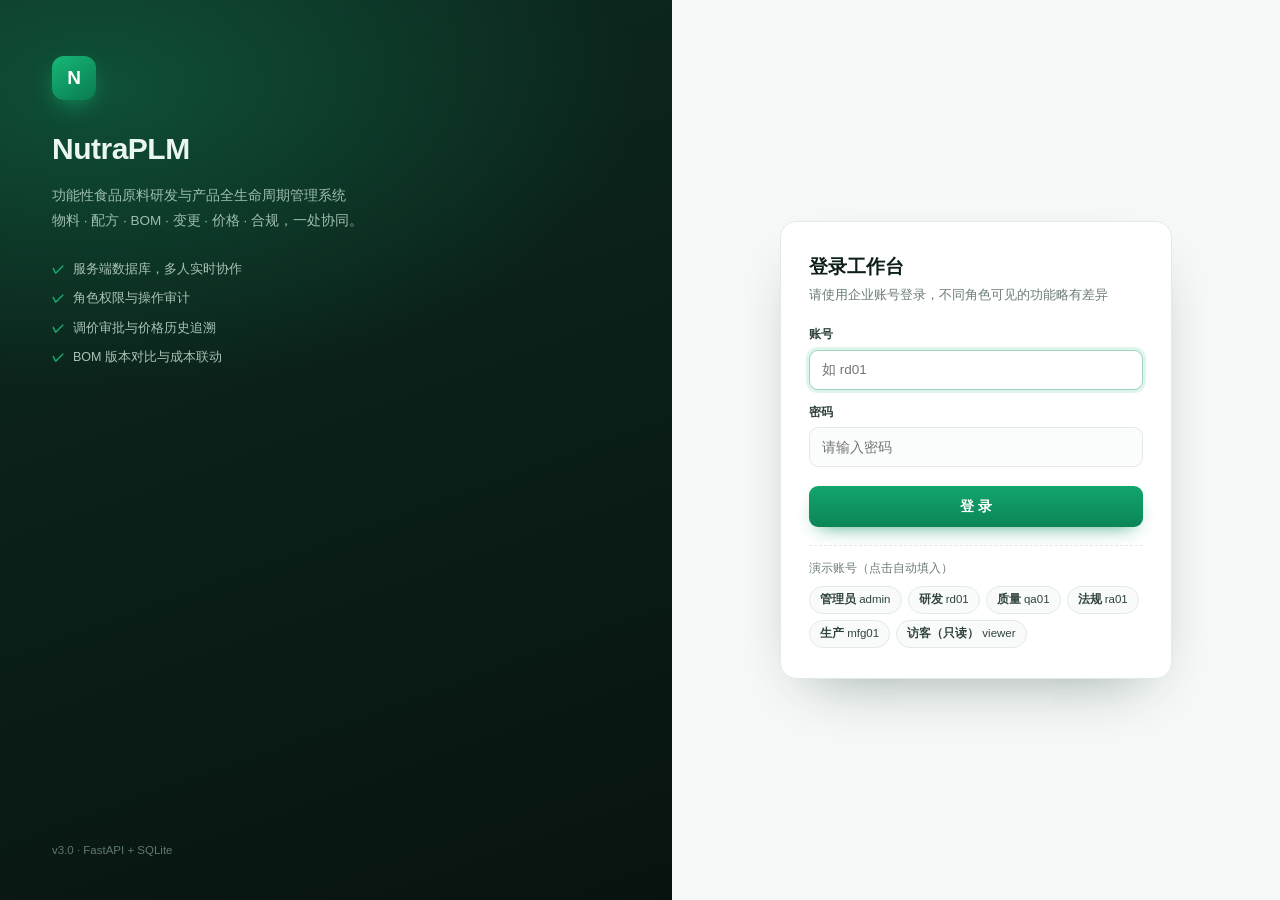
<file: web/app.html>
<!DOCTYPE html>
<html lang="zh-CN">
<head>
<meta charset="utf-8">
<meta name="viewport" content="width=device-width,initial-scale=1">
<title>NutraPLM · 功能性食品原料研发与产品全生命周期管理</title>
<link rel="stylesheet" href="style.css">
</head>
<body>
<div class="app">
  <aside class="side">
    <div class="brand">
      <div class="logo">N</div>
      <div><b>NutraPLM</b><span>功能性原料研发管理</span></div>
    </div>
    <nav class="nav" id="nav"></nav>
    <div class="side-foot">
      <b>示例健康科技 · 研发中心</b><br>
      v3.0 · 服务端数据库 · 多人协作
    </div>
  </aside>
  <div class="main">
    <header class="top">
      <div class="crumb" id="crumb"></div>
      <div class="spacer"></div>
      <div class="gsearch">
        <svg viewBox="0 0 24 24"><circle cx="11" cy="11" r="7"/><path d="M20 20l-3.5-3.5"/></svg>
        <input id="gq" placeholder="搜索物料 / 物料编码…">
      </div>
      <div class="today" id="today"></div>
      <div class="me">
        <div class="av">研</div>
        <div class="nm" id="meName">未登录<i id="meRole">—</i></div>
      </div>
    </header>
    <div class="view" id="view"></div>
  </div>
</div>
<div id="modalRoot"></div>
<div id="toast"></div>

<script>
/* ================= 数据层 ================= */
const KEY = 'nutra_plm_v1';
const STAGES = ['概念','小试','中试','稳定性','注册申报','量产导入','量产'];
const FLOW = ['草稿','影响评估','审批中','已批准','实施中','已关闭'];

function seed(){
  return {
    meta:{ org:'示例健康科技有限公司', dept:'研发中心', updated:'', schema:2 },
    libs:[
      {id:'LIB1',code:'RAW-F',name:'功能性原料库',desc:'十字花科来源活性物、酶制剂等功能性核心原料',color:'#0e8f5f'},
      {id:'LIB2',code:'RAW-V',name:'维生素与矿物质库',desc:'营养强化剂，按 GB 14880 规定使用',color:'#2361c9'},
      {id:'LIB3',code:'RAW-P',name:'植物提取物 / 药食同源库',desc:'植物提取物与药食同源原料',color:'#6d4bc0'},
      {id:'LIB4',code:'RAW-E',name:'食品添加剂与辅料库',desc:'填充剂、助流剂、包衣、甜味剂、酸度调节剂',color:'#b8740a'},
      {id:'LIB5',code:'PKG',name:'包装材料库',desc:'瓶、袋、箱等食品接触材料',color:'#0d6d72'}
    ],
    materials:[
      {id:'M001',libId:'LIB1',code:'RM-1001',name:'植物提取物 A（活性成分 A 13%）',type:'原料',origin:'植物原料经水提、浓缩、喷雾干燥制得',spec:'活性成分 A≥13.0%，水分≤5.0%，重金属≤10ppm',unit:'kg',price:860,sup:'SUP01',status:'在用',ver:'V2.1',date:'2024-11-08',note:'主力活性原料，西北/华北双基地采购',
        acts:[['总黄酮（以芦丁计）','≥13.0%','HPLC'],['总多酚','≥18.0%','HPLC'],['水分','≤5.0%','GB 5009.3']],
        nut:{e:1180,p:9.8,f:0.8,c:58.6,s:4.2,fib:14.5,na:145},
        regs:[['新食品原料','国家卫生计生委 2017 年第 7 号公告（植物提取物（示例））','普通食品，婴幼儿食品除外','≤600mg/天（以活性成分 A计）'],
              ['出口','美国 self-GRAS / 欧盟 Novel Food 已授权','膳食补充剂','按目的国法规']],
        fn:['抗氧化','清除自由基','减少氧化损伤']},
      {id:'M002',libId:'LIB1',code:'IM-1101',name:'标准化中间体 A（40%）',type:'中间体',origin:'自制：RM-1001 经大孔树脂纯化、微囊化',spec:'活性成分 A 40%±2%，微囊化粉体，D90≤80μm',unit:'kg',price:2786,made:true,sup:'',status:'在用',ver:'V1.3',date:'2024-10-21',note:'自制中间体，单价为折算成本（3kg RM-1001/kg 产品 + 8% 损耗）',
        acts:[['总黄酮（以芦丁计）','40.0%±2%','HPLC'],['总多酚','≥45.0%','HPLC'],['蛋白质残留','≤1.0%','Kjeldahl']],
        nut:{e:1250,p:3.2,f:0.3,c:78.4,s:1.1,fib:2.0,na:90},
        regs:[['新食品原料','沿用 2017 年第 7 号公告（纯化工艺需重新评估）','普通食品，婴幼儿食品除外','≤600mg/天']],
        fn:['高浓度活性物','便于低剂量成型']},
      {id:'M003',libId:'LIB1',code:'RM-1002',name:'脂溶性活性物 B（1%）',type:'原料',origin:'酶解转化 + β-环糊精包埋',spec:'活性物 B≥1.0%，环糊精包埋率≥85%',unit:'kg',price:4200,sup:'SUP02',status:'试制',ver:'V1.0',date:'2024-11-15',note:'新剂型开发用，成本敏感；国内仅可出口/跨境',
        acts:[['活性物 B','≥1.0%','HPLC'],['包埋率','≥85%','UV'],['水分','≤4.0%','GB 5009.3']],
        nut:{e:1520,p:0.5,f:0.2,c:88.0,s:0.5,fib:0,na:60},
        regs:[['合规提示','未列入我国新食品原料目录','不得直接用于境内普通食品','需完成安全性评估与申报'],
              ['美国','Self-affirmed GRAS','膳食补充剂','按 cGMP']],
        fn:['直接活性形式','高生物利用度']},
      {id:'M004',libId:'LIB1',code:'RM-1003',name:'复合酶制剂（2000U/g）',type:'原料',origin:'十字花科植物（辣根 / 芥菜籽）分离纯化',spec:'酶活≥2000U/g，水分≤6%',unit:'kg',price:260,sup:'SUP03',status:'在用',ver:'V1.1',date:'2024-08-30',note:'体外转化用，需 2-8℃ 冷链',
        acts:[['酶活','≥2000 U/g','GB/T 20370'],['水分','≤6.0%','GB 5009.3'],['铅','≤0.5mg/kg','GB 5009.12']],
        nut:{e:980,p:42.0,f:1.2,c:38.5,s:2.0,fib:6.0,na:210},
        regs:[['食品添加剂','GB 1886.174《食品工业用酶制剂》','食品加工助剂','按生产需要适量使用']],
        fn:['催化硫苷转化为活性物 B']},
      {id:'M013',libId:'LIB1',code:'RM-1004',name:'植物原料（有机，西北产）',type:'原料',origin:'西北有机种植基地',spec:'发芽率≥90%，水分≤9%',unit:'kg',price:18,sup:'SUP06',status:'停用',ver:'V1.0',date:'2024-04-02',note:'供应商资质过期，暂停采购',
        acts:[['发芽率','≥90%','GB/T 3543'],['水分','≤9.0%','GB 5009.3']],
        nut:{e:1420,p:24.0,f:12.0,c:45.0,s:3.5,fib:18.0,na:16},
        regs:[['普通食品原料','有长期食用习惯（十字花科蔬菜种子）','普通食品','无特殊限量']],
        fn:['原料端自主可控']},

      {id:'M009',libId:'LIB2',code:'VM-4001',name:'维生素 C（抗坏血酸）',type:'原料',origin:'发酵法（山梨醇两步发酵）',spec:'食品级 ≥99.5%，符合 GB 14754',unit:'kg',price:55,sup:'SUP04',status:'在用',ver:'V2.0',date:'2024-02-28',note:'兼作抗氧化剂与营养强化剂',
        acts:[['抗坏血酸','≥99.5%','GB 14754'],['灼烧残渣','≤0.1%','GB 5009.4']],
        nut:{e:1650,p:0,f:0,c:99.0,s:0,fib:0,na:5},
        regs:[['营养强化剂','GB 14880《食品营养强化剂使用标准》','各类食品（见附录 A）','按标准规定量'],
              ['食品添加剂','GB 14754 抗坏血酸','抗氧化剂','按生产需要适量']],
        fn:['抗氧化','营养强化','护色']},
      {id:'M015',libId:'LIB2',code:'VM-4002',name:'维生素 D3（胆钙化醇 100 万 IU/g）',type:'原料',origin:'羊毛脂甾醇经紫外照射',spec:'1,000,000 IU/g，食品级',unit:'kg',price:1600,sup:'SUP04',status:'在用',ver:'V1.0',date:'2024-05-16',note:'微量添加，需预混稀释',
        acts:[['维生素 D3','1,000,000 IU/g','HPLC'],['重金属','≤10mg/kg','GB 5009.74']],
        nut:{e:3200,p:0,f:98.0,c:0,s:0,fib:0,na:0},
        regs:[['营养强化剂','GB 14880 附录 A（维生素 D）','各类食品','2-10 μg/100g（按类别）']],
        fn:['钙磷代谢','免疫调节']},
      {id:'M016',libId:'LIB2',code:'VM-4003',name:'氧化锌（Zn 76-80%）',type:'原料',origin:'间接法氧化锌，食品级',spec:'Zn 76-80%，As≤3mg/kg',unit:'kg',price:78,sup:'SUP04',status:'在用',ver:'V1.0',date:'2024-03-06',note:'',
        acts:[['锌（Zn）','76.0-80.0%','滴定法'],['砷','≤3mg/kg','GB 5009.11']],
        nut:{e:0,p:0,f:0,c:0,s:0,fib:0,na:0},
        regs:[['营养强化剂','GB 14880（锌允许来源）','各类食品','5-20 mg/kg（按类别）']],
        fn:['锌强化','免疫与味觉']},
      {id:'M017',libId:'LIB2',code:'VM-4004',name:'甘氨酸镁（Mg 14%）',type:'原料',origin:'氧化镁与甘氨酸螯合',spec:'Mg 14.0%±1%，螯合率≥95%',unit:'kg',price:95,sup:'SUP02',status:'试制',ver:'V1.0',date:'2024-11-06',note:'国内使用受限，仅出口/跨境产品',
        acts:[['镁（Mg）','≥14.0%','滴定法'],['螯合率','≥95%','ICP-MS']],
        nut:{e:0,p:0,f:0,c:0,s:0,fib:0,na:0},
        regs:[['合规提示','未列入 GB 14880 镁允许来源（硫酸镁/氧化镁/碳酸镁等）','仅可出口或跨境电商','境内普通食品不可用']],
        fn:['高吸收率镁源','改善睡眠']},

      {id:'M018',libId:'LIB3',code:'PH-5001',name:'姜黄素（总姜黄素 95%）',type:'原料',origin:'姜黄 Curcuma longa 根茎提取',spec:'总姜黄素≥95%，HPLC',unit:'kg',price:780,sup:'SUP02',status:'在用',ver:'V1.2',date:'2024-09-18',note:'',
        acts:[['总姜黄素','≥95.0%','HPLC'],['姜黄素单体','≥70.0%','HPLC'],['铅','≤1.0mg/kg','GB 5009.12']],
        nut:{e:1350,p:6.0,f:4.5,c:70.0,s:2.5,fib:8.5,na:60},
        regs:[['食品添加剂','GB 1886.76 姜黄素（着色剂）','按 GB 2760 着色剂用途','按生产需要适量'],
              ['保健食品','《保健食品原料目录》姜黄','保健食品','按目录用量']],
        fn:['抗炎','抗氧化']},
      {id:'M019',libId:'LIB3',code:'PH-5002',name:'枸杞提取物（多糖 30%）',type:'原料',origin:'枸杞 Lycium barbarum 果实水提',spec:'枸杞多糖≥30%，水分≤5%',unit:'kg',price:320,sup:'SUP01',status:'在用',ver:'V1.0',date:'2024-07-22',note:'',
        acts:[['枸杞多糖','≥30.0%','UV 法'],['水分','≤5.0%','GB 5009.3'],['甜菜碱','≥1.0%','HPLC']],
        nut:{e:1290,p:8.5,f:1.2,c:70.0,s:22.0,fib:6.0,na:180},
        regs:[['药食同源','卫法监发〔2002〕51 号（既是食品又是药品名单）','普通食品','无特殊限量']],
        fn:['免疫调节','抗氧化']},
      {id:'M020',libId:'LIB3',code:'PH-5003',name:'绿茶提取物（EGCG 50%）',type:'原料',origin:'Camellia sinensis 叶片提取',spec:'EGCG≥50%，咖啡因≤3%',unit:'kg',price:520,sup:'SUP02',status:'试制',ver:'V1.0',date:'2024-10-09',note:'高纯度儿茶素国内合规路径待确认',
        acts:[['EGCG','≥50.0%','HPLC'],['总儿茶素','≥80.0%','HPLC'],['咖啡因','≤3.0%','HPLC']],
        nut:{e:1180,p:3.0,f:0.3,c:60.0,s:1.0,fib:20.0,na:40},
        regs:[['合规提示','茶叶为普通食品，但高纯度 EGCG 浓缩物无明确依据','建议按新食品原料申报','未获批前仅限出口']],
        fn:['抗氧化','代谢支持']},

      {id:'M005',libId:'LIB4',code:'EX-2001',name:'微晶纤维素 PH102',type:'辅料',origin:'精制木浆 α-纤维素水解',spec:'符合 ChP2020 / USP-NF，粒径 100μm',unit:'kg',price:38,sup:'SUP04',status:'在用',ver:'V2.0',date:'2024-06-11',note:'',
        acts:[['纤维素含量','97.0-102.0%','ChP 通则'],['干燥失重','≤7.0%','ChP 通则']],
        nut:{e:0,p:0,f:0,c:99.0,s:0,fib:99.0,na:0},
        regs:[['食品添加剂','GB 1886.103 微晶纤维素','按 GB 2760 抗结剂/增稠剂','按生产需要适量']],
        fn:['填充剂','干粘合剂（直压）']},
      {id:'M006',libId:'LIB4',code:'EX-2002',name:'硬脂酸镁',type:'辅料',origin:'植物源硬脂酸镁盐',spec:'粒径 10-20μm，植物源',unit:'kg',price:46,sup:'SUP04',status:'在用',ver:'V1.4',date:'2024-06-11',note:'',
        acts:[['硬脂酸镁含量','≥95.0%','滴定法'],['细度','≥99% 过 100 目','筛分']],
        nut:{e:0,p:0,f:96.0,c:0,s:0,fib:0,na:0},
        regs:[['食品添加剂','GB 1886.169 硬脂酸镁','抗结剂','按生产需要适量']],
        fn:['润滑剂','脱模']},
      {id:'M007',libId:'LIB4',code:'EX-2003',name:'二氧化硅（助流剂）',type:'辅料',origin:'气相法二氧化硅',spec:'食品级，比表面积≥180m²/g',unit:'kg',price:28,sup:'SUP04',status:'在用',ver:'V1.2',date:'2024-05-20',note:'',
        acts:[['二氧化硅含量','≥99.0%','GB 25576'],['比表面积','≥180 m²/g','BET']],
        nut:{e:0,p:0,f:0,c:0,s:0,fib:0,na:0},
        regs:[['食品添加剂','GB 25576 二氧化硅','抗结剂（GB 2760 附表 A.1）','按食品类别限量（如固体饮料 15g/kg）']],
        fn:['助流','抗结块']},
      {id:'M008',libId:'LIB4',code:'EX-2004',name:'羟丙甲纤维素 E5（包衣）',type:'辅料',origin:'精制棉纤维素醚化',spec:'黏度 4-6mPa·s（2% 水溶液）',unit:'kg',price:96,sup:'SUP04',status:'在用',ver:'V1.0',date:'2024-03-14',note:'',
        acts:[['羟丙氧基','7.0-12.0%','ChP 通则'],['黏度','4-6 mPa·s','旋转黏度计']],
        nut:{e:0,p:0,f:0,c:98.0,s:0,fib:98.0,na:0},
        regs:[['食品添加剂','GB 1886.109 羟丙基甲基纤维素','增稠剂/被膜剂','按生产需要适量']],
        fn:['薄膜包衣','防潮掩味']},
      {id:'M014',libId:'LIB4',code:'EX-2006',name:'麦芽糊精 DE18',type:'辅料',origin:'玉米淀粉酶法水解',spec:'食品级，DE 值 16-20',unit:'kg',price:9.5,sup:'SUP04',status:'在用',ver:'V1.0',date:'2024-02-02',note:'',
        acts:[['DE 值','16-20','GB/T 20882'],['水分','≤6.0%','GB 5009.3']],
        nut:{e:1600,p:0.5,f:0.1,c:94.0,s:3.0,fib:0,na:25},
        regs:[['普通食品原料','GB/T 20882 淀粉糖','各类食品','无特殊限量']],
        fn:['载体','填充','改善流动性']},
      {id:'M021',libId:'LIB4',code:'EX-2007',name:'三氯蔗糖（甜味剂）',type:'辅料',origin:'蔗糖氯化衍生物',spec:'食品级 ≥98.0%',unit:'kg',price:260,sup:'SUP04',status:'在用',ver:'V1.0',date:'2024-04-18',note:'',
        acts:[['三氯蔗糖','≥98.0%','HPLC'],['相关物质','≤1.0%','HPLC']],
        nut:{e:0,p:0,f:0,c:0,s:0,fib:0,na:0},
        regs:[['食品添加剂','GB 25531 三氯蔗糖','甜味剂（GB 2760）','饮料类 0.25g/kg；固体饮料按稀释倍数折算']],
        fn:['高倍甜味','零热量']},
      {id:'M022',libId:'LIB4',code:'EX-2008',name:'柠檬酸（无水）',type:'辅料',origin:'发酵法（黑曲霉）',spec:'食品级 ≥99.5%',unit:'kg',price:12,sup:'SUP04',status:'在用',ver:'V1.0',date:'2024-01-25',note:'',
        acts:[['柠檬酸','≥99.5%','GB 1886.235'],['水分','≤0.5%','GB 5009.3']],
        nut:{e:1050,p:0,f:0,c:100.0,s:0,fib:0,na:0},
        regs:[['食品添加剂','GB 1886.235 柠檬酸','酸度调节剂','按生产需要适量']],
        fn:['酸度调节','风味增强']},
      {id:'M023',libId:'LIB4',code:'EX-2009',name:'山梨酸钾（防腐剂）',type:'辅料',origin:'山梨酸与氢氧化钾中和',spec:'食品级 99.0-101.0%',unit:'kg',price:32,sup:'SUP04',status:'在用',ver:'V1.0',date:'2024-01-25',note:'',
        acts:[['山梨酸钾','99.0-101.0%','GB 1886.39'],['重金属','≤10mg/kg','GB 5009.74']],
        nut:{e:0,p:0,f:0,c:0,s:0,fib:0,na:0},
        regs:[['食品添加剂','GB 1886.39 山梨酸钾','防腐剂（GB 2760）','按食品类别限量（饮料 0.5g/kg 等）']],
        fn:['防腐','延长货架期']},

      {id:'M010',libId:'LIB5',code:'PK-3001',name:'HDPE 瓶 60mL（避光）',type:'包材',origin:'高密度聚乙烯注吹成型',spec:'带儿童安全盖，符合 YBB 标准',unit:'个',price:1.35,sup:'SUP05',status:'在用',ver:'V1.2',date:'2024-07-09',note:'',
        acts:[['容量','60 mL','—'],['材质','HDPE','—'],['密封性','合格','负压法']],
        nut:null,
        regs:[['食品接触材料','GB 4806.7 塑料材料及制品','直接接触食品','符合迁移量要求']],
        fn:['避光包装','防潮']},
      {id:'M011',libId:'LIB5',code:'PK-3002',name:'铝箔袋（避光复合）',type:'包材',origin:'PET/AL/PE 三层复合',spec:'水蒸气透过≤0.5g/m²·24h',unit:'个',price:0.42,sup:'SUP05',status:'在用',ver:'V1.1',date:'2024-07-09',note:'',
        acts:[['材质结构','PET/AL/PE','—'],['水蒸气透过','≤0.5 g/m²·24h','GB/T 1037']],
        nut:null,
        regs:[['食品接触材料','GB 4806.7 / GB 4806.9','直接接触食品','符合迁移量要求']],
        fn:['高阻隔','条装分装']},
      {id:'M012',libId:'LIB5',code:'PK-3003',name:'纸箱（24 瓶装）',type:'包材',origin:'五层瓦楞纸板',spec:'承重 15kg，印刷四色',unit:'个',price:3.6,sup:'SUP05',status:'在用',ver:'V1.0',date:'2024-01-18',note:'',
        acts:[['耐破强度','≥1200 kPa','GB/T 6545'],['层数','5 层','—']],
        nut:null,
        regs:[['食品接触材料','GB 4806.8 纸和纸板材料','间接接触','符合迁移量要求']],
        fn:['运输包装']}
    ],
    products:[
      {id:'P001',code:'FG-1001',name:'植物提取物 A 片（活性成分 A 20mg/片）',form:'片剂',spec:'60 片/瓶，0.5g/片',stage:'量产',owner:'张工',base:'每千片',date:'2024-09-12',
        bom:[
          {id:'n1',mid:'M002',qty:0.05,unit:'kg',loss:2,children:[{id:'n1a',mid:'M001',qty:3,unit:'kg',loss:8,children:[]}]},
          {id:'n2',mid:'M005',qty:0.38,unit:'kg',loss:3,children:[]},
          {id:'n3',mid:'M008',qty:0.02,unit:'kg',loss:5,children:[]},
          {id:'n4',mid:'M006',qty:0.005,unit:'kg',loss:1,children:[]},
          {id:'n5',mid:'M007',qty:0.004,unit:'kg',loss:1,children:[]},
          {id:'n6',mid:'M010',qty:17,unit:'个',loss:0,children:[]},
          {id:'n7',mid:'M012',qty:1,unit:'个',loss:0,children:[]}
        ]},
      {id:'P002',code:'FG-1002',name:'活性物 B 软胶囊（活性物 B 5mg/粒）',form:'胶囊',spec:'60 粒/瓶，0.8g/粒',stage:'中试',owner:'李工',base:'每千粒',date:'2024-10-30',
        bom:[
          {id:'n1',mid:'M003',qty:0.65,unit:'kg',loss:3,children:[]},
          {id:'n2',mid:'M004',qty:0.02,unit:'kg',loss:2,children:[]},
          {id:'n3',mid:'M011',qty:17,unit:'个',loss:0,children:[]},
          {id:'n4',mid:'M012',qty:1,unit:'个',loss:0,children:[]}
        ]},
      {id:'P003',code:'FG-1003',name:'植物提取物 A 固体饮料（条装 3g）',form:'粉剂',spec:'30 条/盒，3g/条',stage:'量产',owner:'王工',base:'每千条',date:'2024-08-05',
        bom:[
          {id:'n1',mid:'M001',qty:1.2,unit:'kg',loss:2,children:[]},
          {id:'n2',mid:'M014',qty:1.6,unit:'kg',loss:2,children:[]},
          {id:'n3',mid:'M009',qty:0.05,unit:'kg',loss:1,children:[]},
          {id:'n4',mid:'M011',qty:1000,unit:'个',loss:1,children:[]},
          {id:'n5',mid:'M012',qty:42,unit:'个',loss:0,children:[]}
        ]},
      {id:'P004',code:'FG-1004',name:'酶制剂复合粉',form:'粉剂',spec:'1kg/袋，酶活 1600U/g',stage:'研发',owner:'陈工',base:'每袋',date:'2024-11-18',
        bom:[
          {id:'n1',mid:'M004',qty:0.8,unit:'kg',loss:2,children:[]},
          {id:'n2',mid:'M014',qty:0.2,unit:'kg',loss:2,children:[]},
          {id:'n3',mid:'M011',qty:1,unit:'个',loss:0,children:[]}
        ]}
    ],
    changes:[
      {id:'C001',code:'ECN-2024-018',title:'植物提取物 A 供应商变更（华北 → 华东）',type:'供应商变更',pri:'高',status:'审批中',
        initiator:'李工',owner:'王工',created:'2024-11-02',due:'2024-11-22',affected:['M001','P001','P003'],
        desc:'华北基地基地 2024 年减产，为保证交付，申请切换至华东基地工厂供货。需完成小试比对、稳定性桥接与包材相容性复核。',
        approvals:[{role:'研发',user:'张工',state:'已通过',date:'2024-11-05',cmt:'含量与指纹图谱一致'},
                   {role:'质量',user:'陈工',state:'待审批',date:'',cmt:''},
                   {role:'生产',user:'赵工',state:'待审批',date:'',cmt:''},
                   {role:'法规',user:'周工',state:'待审批',date:'',cmt:''}],
        history:[{t:'2024-11-02 09:12',u:'李工',a:'创建变更申请'},{t:'2024-11-05 14:30',u:'张工',a:'研发审批通过'},{t:'2024-11-06 10:02',u:'王工',a:'提交评审'}]},
      {id:'C002',code:'ECR-2024-021',title:'片重由 0.5g 调整为 0.4g（降本 8%）',type:'配方变更',pri:'中',status:'影响评估',
        initiator:'张工',owner:'张工',created:'2024-11-11',due:'2024-12-06',affected:['P001'],
        desc:'通过提高中间体占比、下调填充剂比例，将片重降至 0.4g。需评估硬度、崩解时限与货架期稳定性。',
        approvals:[{role:'研发',user:'张工',state:'待审批',date:'',cmt:''},{role:'质量',user:'陈工',state:'待审批',date:'',cmt:''}],
        history:[{t:'2024-11-11 16:20',u:'张工',a:'创建变更申请'},{t:'2024-11-12 09:05',u:'张工',a:'进入影响评估'}]},
      {id:'C003',code:'ECN-2024-015',title:'60mL HDPE 瓶切换为避光铝塑泡罩',type:'包装变更',pri:'中',status:'实施中',
        initiator:'王工',owner:'赵工',created:'2024-10-08',due:'2024-11-30',affected:['M010','P001'],
        desc:'客户反馈瓶装携带不便，切换泡罩包装。涉及包材新开模、装箱规格调整与标签改版。',
        approvals:[{role:'研发',user:'张工',state:'已通过',date:'2024-10-10',cmt:''},{role:'质量',user:'陈工',state:'已通过',date:'2024-10-12',cmt:'相容性合格'},
                   {role:'生产',user:'赵工',state:'已通过',date:'2024-10-15',cmt:''}],
        history:[{t:'2024-10-08 11:00',u:'王工',a:'创建变更申请'},{t:'2024-10-15 17:40',u:'赵工',a:'审批通过，开始实施'}]},
      {id:'C004',code:'ECR-2024-009',title:'活性成分 A 含量指标由 ≥13% 提升至 ≥20%',type:'规格变更',pri:'高',status:'已关闭',
        initiator:'张工',owner:'张工',created:'2024-05-20',due:'2024-08-30',affected:['M001','M002','P003'],
        desc:'对标竞品规格，提升提取物含量标准。已完成工艺放大与客户通知。',
        approvals:[{role:'研发',user:'张工',state:'已通过',date:'2024-06-01',cmt:''},{role:'质量',user:'陈工',state:'已通过',date:'2024-06-05',cmt:''},
                   {role:'法规',user:'周工',state:'已通过',date:'2024-06-09',cmt:'标签已同步更新'}],
        history:[{t:'2024-05-20 10:00',u:'张工',a:'创建变更申请'},{t:'2024-08-28 15:00',u:'张工',a:'验证完成，关闭变更'}]},
      {id:'C005',code:'ECR-2024-024',title:'新增酶制剂供应商（双源保障）',type:'供应商变更',pri:'低',status:'草稿',
        initiator:'陈工',owner:'陈工',created:'2024-11-19',due:'2024-12-20',affected:['M004','P002','P004'],
        desc:'现独家供应存在断供风险，拟引入第二供应商，需完成资质审核与三批小样验证。',
        approvals:[],history:[{t:'2024-11-19 09:40',u:'陈工',a:'创建变更申请（草稿）'}]},
      {id:'C006',code:'ECN-2024-011',title:'提取工艺由水提改为酶辅助水提',type:'工艺变更',pri:'高',status:'已批准',
        initiator:'李工',owner:'李工',created:'2024-07-02',due:'2024-11-15',affected:['M002','P001','P003'],
        desc:'引入纤维素酶辅助提取，活性成分 A收率提升约 12%，需重新验证杂质谱与溶剂残留。',
        approvals:[{role:'研发',user:'张工',state:'已通过',date:'2024-07-15',cmt:''},{role:'质量',user:'陈工',state:'已通过',date:'2024-07-20',cmt:''},
                   {role:'生产',user:'赵工',state:'已通过',date:'2024-07-25',cmt:'设备可兼容'}],
        history:[{t:'2024-07-02 14:10',u:'李工',a:'创建变更申请'},{t:'2024-07-25 16:22',u:'张工',a:'变更批准，待排产实施'}]}
    ],
    docs:[
      {id:'D001',code:'SOP-MFG-012',title:'提取车间工艺操作规程（酶辅助水提）',type:'SOP',ver:'V3.2',status:'生效',link:'M002',owner:'赵工',date:'2024-09-12',expire:'2026-09-11'},
      {id:'D002',code:'SPEC-RM-1001',title:'植物提取物 A 采购规格书',type:'规格书',ver:'V2.1',status:'生效',link:'M001',owner:'张工',date:'2024-11-08',expire:'2025-11-07'},
      {id:'D003',code:'COA-2024-1187',title:'RM-1001 批次检验报告（B2409-1187）',type:'COA',ver:'-',status:'生效',link:'M001',owner:'陈工',date:'2024-11-05',expire:'2025-11-04'},
      {id:'D004',code:'REG-NFI-2024',title:'植物提取物 A 新食品原料申报材料',type:'法规文件',ver:'V1.4',status:'审核中',link:'M001',owner:'周工',date:'2024-10-28',expire:'2025-10-27'},
      {id:'D005',code:'RPT-STA-031',title:'FG-1001 加速稳定性试验报告（6 个月）',type:'研究报告',ver:'V1.0',status:'生效',link:'P001',owner:'陈工',date:'2024-08-16',expire:'2025-02-02'},
      {id:'D006',code:'SOP-QA-008',title:'供应商现场审计管理规程',type:'SOP',ver:'V2.0',status:'生效',link:'',owner:'陈工',date:'2024-04-10',expire:'2025-01-15'},
      {id:'D007',code:'LBL-FG-1001',title:'FG-1001 标签稿件（含功能声称）',type:'标签稿件',ver:'V3.0',status:'草稿',link:'P001',owner:'王工',date:'2024-11-16',expire:''},
      {id:'D008',code:'COA-2023-0912',title:'RM-1001 批次检验报告（B2308-0912）',type:'COA',ver:'-',status:'已作废',link:'M001',owner:'陈工',date:'2023-08-20',expire:'2024-08-19'}
    ],
    projects:[
      {id:'J001',code:'PRJ-2024-03',name:'活性物 B 微囊化中试放大',stage:'中试',prog:68,owner:'李工',start:'2024-06-01',end:'2024-12-31',
       desc:'以 β-环糊精包埋提升活性物 B稳定性，目标包埋率≥85%，中试批量 50kg。',ms:['包埋工艺确定','中试三批验证','稳定性 3 月数据','转量产评审']},
      {id:'J002',code:'PRJ-2024-06',name:'高含量植物提取物（≥40%）工艺开发',stage:'小试',prog:45,owner:'张工',start:'2024-08-15',end:'2025-03-31',
       desc:'通过大孔树脂纯化将活性成分 A含量提升至 40% 以上，收率不低于 65%。',ms:['树脂选型','纯化参数优化','小试三批','成本测算']},
      {id:'J003',code:'PRJ-2025-01',name:'植物提取物 A 新食品原料申报',stage:'注册申报',prog:30,owner:'周工',start:'2024-09-01',end:'2025-09-30',
       desc:'完成安全性评估、工艺必要性与标签合规材料，提交国家卫健委受理。',ms:['材料起草','安全性评估','专家论证','正式受理']},
      {id:'J004',code:'PRJ-2024-09',name:'缓释片配方开发（12 小时释放）',stage:'概念',prog:15,owner:'陈工',start:'2024-11-01',end:'2025-06-30',
       desc:'骨架型缓释体系，目标 2h 释放 30%、12h 释放 ≥90%。',ms:['骨架材料筛选','释放曲线方法学','处方确定']},
      {id:'J005',code:'PRJ-2023-11',name:'固体饮料产线放大与量产导入',stage:'量产导入',prog:92,owner:'王工',start:'2023-11-20',end:'2024-11-30',
       desc:'条装线产能由 5 万条/日提升至 12 万条/日，完成 OQ/PQ 验证。',ms:['设备安装','OQ 验证','PQ 三批','量产移交']}
    ],
    suppliers:[
      {id:'SUP01',code:'SUP-001',name:'供应商 A（植物原料，示例）',region:'华东地区',cat:'原料',certs:['SC 生产许可','ISO 22000','HALAL','有机认证'],status:'合格',since:'2019-03',contact:'联系人 138****0000'},
      {id:'SUP02',code:'SUP-002',name:'供应商 B（提取物，示例）',region:'华东地区',cat:'原料 / 中间体',certs:['SC 生产许可','ISO 9001','KOSHER'],status:'合格',since:'2022-07',contact:'联系人 139****0000'},
      {id:'SUP03',code:'SUP-003',name:'供应商 C（酶制剂，示例）',region:'西北地区',cat:'酶制剂',certs:['SC 生产许可','FSSC 22000'],status:'考察中',since:'2024-10',contact:'联系人 137****0000'},
      {id:'SUP04',code:'SUP-004',name:'供应商 D（辅料，示例）',region:'华中地区',cat:'辅料',certs:['CDE 登记 A','ISO 9001','EXCiPACT'],status:'合格',since:'2018-05',contact:'联系人 135****0000'},
      {id:'SUP05',code:'SUP-005',name:'供应商 E（包材，示例）',region:'华东地区',cat:'包材',certs:['药包材注册证','ISO 15378'],status:'合格',since:'2020-09',contact:'联系人 136****0000'},
      {id:'SUP06',code:'SUP-006',name:'供应商 F（有机种植基地，示例）',region:'西北地区',cat:'农产品',certs:['有机认证'],status:'暂停',since:'2021-04',contact:'联系人 133****0000'}
    ],
    formulas:[
      {id:'F001',code:'FRM-1001',name:'植物提取物 A 片芯配方（0.5g/片）',ver:'V2.0',status:'已存档',batch:100,yieldRate:96,
       servings:200000,servingUnit:'片',product:'P001',owner:'张工',date:'2024-11-10',
       note:'100kg 片芯批量，对应 20 万片；中间体由 RM-1001 自制成，单价按折算成本计。',
       items:[{ing:'M002',qty:12.5,loss:2},{ing:'M005',qty:62,loss:3},{ing:'M008',qty:3.2,loss:5},
              {ing:'M006',qty:1.0,loss:1},{ing:'M007',qty:0.8,loss:1},{ing:'M009',qty:1.5,loss:1}],
       archives:[{ver:'V1.0',date:'2024-06-18',user:'张工',cost:45365.84,unit:472.56,per:0.2268,
         items:[{ing:'M002',qty:15,loss:2,price:2786},{ing:'M005',qty:60,loss:3,price:38},{ing:'M008',qty:3.2,loss:5,price:96},
                {ing:'M006',qty:1.0,loss:1,price:46},{ing:'M007',qty:0.8,loss:1,price:28}]}]},
      {id:'F002',code:'FRM-1002',name:'活性物 B 软胶囊内容物配方',ver:'V1.1',status:'草稿',batch:50,yieldRate:98,
       servings:62500,servingUnit:'粒',product:'P002',owner:'李工',date:'2024-11-16',
       note:'内容物 0.8g/粒，环糊精包埋体系，需评估高温压丸稳定性。',
       items:[{ing:'M003',qty:32,loss:3},{ing:'M004',qty:1.0,loss:2},{ing:'M014',qty:15,loss:2},{ing:'M009',qty:0.5,loss:1}],
       archives:[]},
      {id:'F003',code:'FRM-1003',name:'植物提取物 A 固体饮料配方（3g/条）',ver:'V3.0',status:'已存档',batch:200,yieldRate:99,
       servings:66000,servingUnit:'条',product:'P003',owner:'王工',date:'2024-11-18',
       note:'200kg 粉体批量，对应 6.6 万条；甜味体系已由蔗糖改为三氯蔗糖。',
       items:[{ing:'M001',qty:78,loss:2},{ing:'M014',qty:100,loss:2},{ing:'M009',qty:3,loss:1},
              {ing:'M021',qty:0.6,loss:0},{ing:'M022',qty:1.5,loss:0}],
       archives:[{ver:'V2.0',date:'2024-05-10',user:'王工',cost:71441.65,unit:360.82,per:1.0824,
         items:[{ing:'M001',qty:80,loss:2,price:860},{ing:'M014',qty:100,loss:2,price:9.5},
                {ing:'M009',qty:3,loss:1,price:55},{ing:'M021',qty:0.5,loss:0,price:260}]}]},
      {id:'F004',code:'FRM-2001',name:'复合维生素矿物质粉（出口，4g/份）',ver:'V1.0',status:'草稿',batch:20,yieldRate:98,
       servings:5000,servingUnit:'份',product:'',owner:'陈工',date:'2024-11-19',
       note:'出口配方，含甘氨酸镁（境内未列入 GB 14880 镁来源，仅限出口）。',
       items:[{ing:'M009',qty:5,loss:1},{ing:'M015',qty:0.02,loss:0},{ing:'M016',qty:0.35,loss:1},
              {ing:'M017',qty:6,loss:1},{ing:'M014',qty:8,loss:2}],
       archives:[]},
      {id:'F005',code:'FRM-1004',name:'姜黄素复合片配方（0.5g/片）',ver:'V1.0',status:'草稿',batch:80,yieldRate:96,
       servings:160000,servingUnit:'片',product:'',owner:'张工',date:'2024-11-20',
       note:'概念验证配方，姜黄素占比 15%，待做溶出与稳定性。',
       items:[{ing:'M018',qty:12,loss:2},{ing:'M005',qty:55,loss:3},{ing:'M008',qty:2.4,loss:5},
              {ing:'M006',qty:0.8,loss:1},{ing:'M007',qty:0.6,loss:1},{ing:'M009',qty:1.2,loss:1}],
       archives:[]}
    ],
    log:[
      {t:'2024-11-19 09:40',u:'陈工',a:'创建变更申请 ECR-2024-024',k:'change'},
      {t:'2024-11-18 15:12',u:'陈工',a:'新建产品 FG-1004 酶制剂复合粉',k:'product'},
      {t:'2024-11-16 10:05',u:'王工',a:'上传标签稿件 LBL-FG-1001 V3.0',k:'doc'},
      {t:'2024-11-15 14:22',u:'李工',a:'新增物料 RM-1002 活性物 B（试制）',k:'material'},
      {t:'2024-11-12 09:05',u:'张工',a:'ECR-2024-021 进入影响评估',k:'change'}
    ]
  };
}

let DB = null;            /* 由 enhance.js 从后端加载 */
let DB_VER = 0;           /* 服务端数据版本，用于并发冲突检测 */
let CURRENT_USER = null;  /* 当前登录用户 */
/* v1 → v2 结构升级：补齐原辅料多库、功效/营养/法规字段与配方数据 */
function migrate(db){
  if(db.meta && db.meta.schema>=2) return db;
  const s = seed();
  (db.materials||[]).forEach(m=>{
    const sm = s.materials.find(x=>x.id===m.id);
    if(sm){ ['libId','origin','acts','nut','regs','fn','made'].forEach(k=>{ if(m[k]===undefined) m[k]=sm[k]; }); }
    if(!m.libId) m.libId='LIB1';
    if(!Array.isArray(m.acts)) m.acts=[];
    if(!Array.isArray(m.regs)) m.regs=[];
    if(!Array.isArray(m.fn)) m.fn=[];
    if(m.nut===undefined) m.nut=null;
  });
  s.materials.forEach(sm=>{ if(!db.materials.find(m=>m.id===sm.id)) db.materials.push(sm); });
  db.libs = s.libs;
  db.formulas = s.formulas;
  db.meta = Object.assign({}, s.meta, {schema:2});
  return db;
}
/* 兼容旧数据结构的迁移函数保留；服务端数据已是 schema 2 */
function save(){
  const A = window.PLM_API;
  if(!A || !A.token) return;   /* 未登录/离线预览时跳过 */
  A.commit(DB).then(r=>{ DB_VER = r.version; })
    .catch(err=>{
      if(err && err.status===409){ toast('数据已被他人更新，正在重新载入…'); A.reload(); }
      else toast('保存失败：'+(err && err.message || '网络错误'));
    });
}
function uid(p){ return p + Date.now().toString(36).slice(-5) + Math.random().toString(36).slice(2,5); }
function nextVer(v){ const m=/V\s*(\d+)\.(\d+)/i.exec(v||''); return m? 'V'+(parseInt(m[1])+1)+'.0' : 'V1.0'; }
function nowStr(){ const d=new Date(); const p=n=>String(n).padStart(2,'0');
  return d.getFullYear()+'-'+p(d.getMonth()+1)+'-'+p(d.getDate())+' '+p(d.getHours())+':'+p(d.getMinutes()); }
function todayStr(){ return nowStr().slice(0,10); }
function esc(s){ return String(s==null?'':s).replace(/[&<>"']/g,c=>({'&':'&amp;','<':'&lt;','>':'&gt;','"':'&quot;',"'":'&#39;'}[c])); }
function mat(id){ return DB.materials.find(m=>m.id===id) || null; }
function matName(id){ const m=mat(id); return m? m.name : '（物料已删除）'; }
function supName(id){ const s=DB.suppliers.find(x=>x.id===id); return s? s.name : '—'; }
function addLog(a,k){ DB.log.unshift({t:nowStr(),u:'张工',a:a,k:k||'other'}); DB.log = DB.log.slice(0,40); }

/* ================= 成本计算 ================= */
function unitCost(n){
  if(n.children && n.children.length){
    return n.children.reduce((s,c)=> s + c.qty*unitCost(c), 0) * (1+(n.loss||0)/100);
  }
  const m = mat(n.mid);
  return m ? (m.price||0) : 0;
}
function lineCost(n){ return (n.children && n.children.length) ? n.qty*unitCost(n) : n.qty*unitCost(n)*(1+(n.loss||0)/100); }
function bomCost(bom){ return (bom||[]).reduce((s,n)=> s+lineCost(n), 0); }
function countNodes(bom){ return (bom||[]).reduce((s,n)=> s+1+countNodes(n.children), 0); }

/* ================= 通用 UI ================= */
function toast(msg){
  const box = document.getElementById('toast');
  const d = document.createElement('div');
  d.className='tst'; d.innerHTML = '<span class="ok">✓</span>' + esc(msg);
  box.appendChild(d);
  setTimeout(()=>{ d.style.opacity='0'; d.style.transition='.3s'; setTimeout(()=>d.remove(),300); }, 2100);
}
function toneOf(v){
  const map = {
    '在用':'t-green','试制':'t-amber','停用':'t-gray','量产':'t-green','中试':'t-blue','研发':'t-amber',
    '草稿':'t-gray','影响评估':'t-amber','审批中':'t-blue','已批准':'t-teal','实施中':'t-purple','已关闭':'t-green','已驳回':'t-red',
    '生效':'t-green','审核中':'t-amber','已作废':'t-gray','合格':'t-green','考察中':'t-amber','暂停':'t-red',
    '已存档':'t-green','已作废配方':'t-gray',
    '高':'t-red','中':'t-amber','低':'t-gray','概念':'t-gray','小试':'t-amber','稳定性':'t-blue','注册申报':'t-purple','量产导入':'t-teal'
  };
  return map[v] || 't-gray';
}
function closeModal(){ document.getElementById('modalRoot').innerHTML=''; }
let modalOk = null;
function openModal(opt){
  const {title, body, okText='保存', size='', onOk} = opt;
  modalOk = onOk || null;
  document.getElementById('modalRoot').innerHTML =
    '<div class="mask" id="mask"><div class="modal '+size+'">'
    + '<div class="m-h"><h3>'+esc(title)+'</h3><button class="x" id="mx">×</button></div>'
    + '<div class="m-b"><form id="mform">'+body+'</form></div>'
    + '<div class="m-f"><button class="btn ghost" id="mc">取消</button>'
    + (onOk ? '<button class="btn primary" id="mok">'+esc(okText)+'</button>' : '')
    + '</div></div></div>';
  document.getElementById('mx').onclick = closeModal;
  document.getElementById('mc').onclick = closeModal;
  document.getElementById('mform').addEventListener('submit', e=> e.preventDefault());
  document.getElementById('mask').addEventListener('click', e=>{ if(e.target.id==='mask') closeModal(); });
  const ok = document.getElementById('mok');
  if(ok) ok.onclick = ()=>{
    const f = document.getElementById('mform');
    if(!f.reportValidity()) return;
    const data = {};
    new FormData(f).forEach((v,k)=> data[k]=v);
    const r = modalOk(data);
    if(r !== false){ closeModal(); }
  };
}
function viewOnlyModal(title, body, size){ openModal({title, body, size, onOk:null}); }

function fld(label,name,value,opt){
  opt = opt||{};
  const v = value==null?'':esc(value);
  if(opt.type==='textarea') return '<div class="fld '+(opt.full?'full':'')+'"><label>'+label+(opt.req?' <i>*</i>':'')+'</label><textarea name="'+name+'" '+(opt.req?'required':'')+' placeholder="'+esc(opt.ph||'')+'">'+v+'</textarea></div>';
  if(opt.type==='select'){
    const opts = opt.options.map(o=>{
      const val = typeof o==='object'? o.v : o, txt = typeof o==='object'? o.t : o;
      return '<option value="'+esc(val)+'" '+(String(val)===String(value)?'selected':'')+'>'+esc(txt)+'</option>';
    }).join('');
    return '<div class="fld '+(opt.full?'full':'')+'"><label>'+label+(opt.req?' <i>*</i>':'')+'</label><select name="'+name+'" '+(opt.req?'required':'')+'>'+opts+'</select></div>';
  }
  return '<div class="fld '+(opt.full?'full':'')+'"><label>'+label+(opt.req?' <i>*</i>':'')+'</label>'
    +'<input name="'+name+'" type="'+(opt.type||'text')+'" value="'+v+'" '+(opt.req?'required':'')+' placeholder="'+esc(opt.ph||'')+'" '
    +(opt.step?'step="'+opt.step+'"':'')+(opt.min!=null?'min="'+opt.min+'"':'')+'>'+'</div>';
}

/* ================= 路由 ================= */
const NAV = [
  {k:'dashboard', t:'工作台', ic:'<rect x="3" y="3" width="7" height="7" rx="1.5"/><rect x="14" y="3" width="7" height="7" rx="1.5"/><rect x="3" y="14" width="7" height="7" rx="1.5"/><rect x="14" y="14" width="7" height="7" rx="1.5"/>'},
  {k:'materials', t:'原辅料系统', ic:'<path d="M12 2.8 21 7.4v9.2L12 21.2 3 16.6V7.4z"/><path d="M3 7.4l9 4.6 9-4.6M12 12v9"/>'},
  {k:'formulas',  t:'配方系统', ic:'<path d="M9 3h6M10 3v6.6L5.6 18a2 2 0 0 0 1.7 3h9.4a2 2 0 0 0 1.7-3L14 9.6V3"/><path d="M7.6 14.5h8.8"/>'},
  {k:'products',  t:'产品与 BOM', ic:'<path d="M12 3 3 7.5 12 12l9-4.5z"/><path d="M3 12l9 4.5 9-4.5M3 16.5 12 21l9-4.5"/>'},
  {k:'changes',   t:'变更管理', ic:'<path d="M20 11a8 8 0 1 0-2.3 5.7"/><path d="M20 4v7h-7"/>'},
  {k:'projects',  t:'研发项目', ic:'<path d="M4 20V4"/><path d="M4 5h11l-1.6 4L15 13H4"/><circle cx="4" cy="20" r="1.2"/>'},
  {k:'docs',      t:'文档与合规', ic:'<path d="M14 3H7a2 2 0 0 0-2 2v14a2 2 0 0 0 2 2h10a2 2 0 0 0 2-2V8z"/><path d="M14 3v5h5"/><path d="M9 13h6M9 17h4"/>'},
  {k:'suppliers', t:'供应商', ic:'<path d="M3 21V7l7-4v18"/><path d="M10 21V9l7 3v9"/><path d="M6 9v.01M6 13v.01M6 17v.01M14 13v.01M14 17v.01"/>'},
  {k:'data',      t:'数据管理', ic:'<ellipse cx="12" cy="5.5" rx="8" ry="3"/><path d="M4 5.5v13c0 1.7 3.6 3 8 3s8-1.3 8-3v-13"/><path d="M4 12c0 1.7 3.6 3 8 3s8-1.3 8-3"/>'}
];
let cur = 'dashboard';
const ui = {mQ:'', mType:'', cQ:'', cStatus:'', dQ:'', dType:'', sQ:'', treeOpen:{}};

function renderNav(){
  const pending = DB.changes.filter(c=> c.status==='影响评估' || c.status==='审批中').length;
  document.getElementById('nav').innerHTML = '<div class="group">产品生命周期</div>' + NAV.map(n=>{
    const badge = (n.k==='changes' && pending)? '<span class="dot">'+pending+'</span>' : '';
    return '<a data-act="nav" data-k="'+n.k+'" title="'+n.t+'" class="'+(cur===n.k?'on':'')+'"><svg viewBox="0 0 24 24">'+n.ic+'</svg><span>'+n.t+'</span>'+badge+'</a>';
  }).join('');
}
function go(k){
  if(k!=='formulas'){ ui.formulaId=null; ui.editing=null; ui.dirty=false; }
  cur = k; closeModal(); render(); document.getElementById('view').scrollTop = 0;
}
function render(){
  renderNav();
  const item = NAV.find(n=>n.k===cur);
  document.getElementById('crumb').innerHTML = '<b>'+item.t+'</b>';
  document.getElementById('today').textContent = todayStr() + ' ' + ['周日','周一','周二','周三','周四','周五','周六'][new Date().getDay()];
  document.getElementById('view').innerHTML = VIEWS[cur]();
  applyFilter();
}

/* ================= 视图：工作台 ================= */
function VIEWS_dashboard(){
  const inUse = DB.materials.filter(m=>m.status==='在用').length;
  const total = DB.materials.length;
  const pending = DB.changes.filter(c=> c.status==='影响评估' || c.status==='审批中');
  const running = DB.projects.filter(p=>p.stage!=='量产').length;
  const soon = DB.docs.filter(d=> d.status==='生效' && d.expire && daysTo(d.expire)>=0 && daysTo(d.expire)<=90);
  const over = DB.docs.filter(d=> d.status==='生效' && d.expire && daysTo(d.expire)<0);

  const statusCount = {};
  DB.changes.forEach(c=> statusCount[c.status]=(statusCount[c.status]||0)+1);
  const maxC = Math.max(1, ...Object.values(statusCount));
  const colMap = {'草稿':'#c3d0ca','影响评估':'#e0a03a','审批中':'#2361c9','已批准':'#0d8f8f','实施中':'#6d4bc0','已关闭':'#16b877','已驳回':'#cf3b3b'};
  const bars = ['草稿','影响评估','审批中','已批准','实施中','已关闭'].map(s=>{
    const v = statusCount[s]||0;
    return '<div class="bar-row"><div class="nm">'+s+'</div><div class="tr"><div class="fl" style="width:'+(v/maxC*100)+'%;background:'+(colMap[s]||'#ccc')+'"></div></div><div class="vl">'+v+'</div></div>';
  }).join('');

  const types = {}; DB.materials.forEach(m=> types[m.type]=(types[m.type]||0)+1);
  const tColors = {'原料':'#0e8f5f','中间体':'#16b877','辅料':'#8fd0b4','包材':'#c9a227'};
  const tItems = Object.keys(types).map(k=>({label:k, value:types[k], color:tColors[k]||'#b6c6bf'}));
  const sumT = tItems.reduce((s,i)=>s+i.value,0)||1;
  let acc=0;
  const segs = tItems.map(i=>{ const from=acc/sumT*360; acc+=i.value; const to=acc/sumT*360; return i.color+' '+from+'deg '+to+'deg'; }).join(',');
  const donut = '<div class="donut-wrap"><div class="dw"><div class="donut" style="background:conic-gradient('+segs+')"></div>'
    + '<div class="dctr"><b>'+sumT+'</b><span>项物料</span></div></div>'
    + '<div class="legend">'+tItems.map(i=>'<div class="li"><i class="sw" style="background:'+i.color+'"></i><span class="nn">'+i.label+'</span><span class="vv">'+i.value+'</span></div>').join('')+'</div></div>';

  const todos = [];
  DB.changes.filter(c=> c.status==='审批中').forEach(c=>{
    const mine = (c.approvals||[]).filter(a=>a.state==='待审批').length;
    todos.push({ic:'审',bg:'#e9f0fd',fg:'#1d4ed8',t:'待审批变更：'+c.title,m:c.code+' · '+mine+' 级待审 · 截止 '+c.due,go:'changes'});
  });
  DB.changes.filter(c=> c.status==='影响评估').forEach(c=>{
    todos.push({ic:'评',bg:'#fdf2dd',fg:'#9a6206',t:'变更影响评估：'+c.title,m:c.code+' · 负责人 '+c.owner+' · 截止 '+c.due,go:'changes'});
  });
  soon.forEach(d=> todos.push({ic:'期',bg:'#fceaea',fg:'#b02a2a',t:'文件即将到期：'+d.title,m:d.code+' '+d.ver+' · 有效期至 '+d.expire,go:'docs'}));
  over.forEach(d=> todos.push({ic:'期',bg:'#fceaea',fg:'#b02a2a',t:'文件已过期：'+d.title,m:d.code+' '+d.ver+' · 已于 '+d.expire+' 过期',go:'docs'}));
  DB.projects.filter(p=>p.prog>=90 && p.stage!=='量产').forEach(p=> todos.push({ic:'项',bg:'#e6f6ee',fg:'#0a6f49',t:'项目待转量产：'+p.name,m:p.code+' · 当前 '+p.stage+' · 进度 '+p.prog+'%',go:'projects'}));

  return '<div class="page"><div><h1>工作台</h1><p>'+DB.meta.org+' · '+DB.meta.dept+'　|　产品全生命周期概览与待办</p></div>'
    + '<div class="row"><button class="btn" data-act="go-materials">物料台账</button><button class="btn primary" data-act="new-change">+ 发起变更</button></div></div>'
    + '<div class="kpis">'
    +   '<div class="kpi"><div class="lb">原辅料</div><div class="vl">'+total+'<small>项</small></div><div class="fo">'+(DB.libs||[]).length+' 个库 · 在用 <em>'+inUse+'</em></div></div>'
    +   '<div class="kpi t"><div class="lb">配方</div><div class="vl">'+(DB.formulas||[]).length+'<small>个</small></div><div class="fo">已存档 <em>'+DB.formulas.filter(f=>f.status==='已存档').length+'</em> · 版本 '+(DB.formulas||[]).reduce((s,f)=>s+(f.archives||[]).length,0)+'</div></div>'
    +   '<div class="kpi b"><div class="lb">在研项目</div><div class="vl">'+running+'<small>个</small></div><div class="fo">覆盖 '+new Set(DB.projects.map(p=>p.owner)).size+' 位负责人</div></div>'
    +   '<div class="kpi a"><div class="lb">待处理变更</div><div class="vl">'+pending.length+'<small>单</small></div><div class="fo">累计变更 '+DB.changes.length+' 单</div></div>'
    +   '<div class="kpi p"><div class="lb">文档有效期预警</div><div class="vl">'+(soon.length+over.length)+'<small>份</small></div><div class="fo">即将到期 <em>'+soon.length+'</em> · 已过期 '+over.length+'</div></div>'
    + '</div>'
    + '<div class="grid2">'
    +   '<div class="card"><div class="card-h"><h3>变更流程分布</h3><span class="sub">按 ECR / ECN 当前状态统计</span></div><div class="card-b">'+bars+'</div></div>'
    +   '<div class="card"><div class="card-h"><h3>物料构成</h3><span class="sub">共 '+total+' 项</span></div><div class="card-b">'+donut+'</div></div>'
    + '</div>'
    + '<div class="grid2b">'
    +   '<div class="card"><div class="card-h"><h3>我的待办</h3><span class="sub">'+todos.length+' 项</span></div><div class="card-b">'
    +     (todos.length? todos.slice(0,6).map(t=>'<div class="todo"><div class="ic" style="background:'+t.bg+';color:'+t.fg+'">'+t.ic+'</div>'
         + '<div><div class="tt">'+esc(t.t)+'</div><div class="mm">'+esc(t.m)+'</div></div>'
         + '<div class="go"><button class="btn sm" data-act="nav" data-k="'+t.go+'">处理</button></div></div>').join('')
         : '<div class="empty">暂无待办，一切都在轨道上</div>')
    +   '</div></div>'
    +   '<div class="card"><div class="card-h"><h3>最近动态</h3><span class="sub">研发中心操作记录</span></div><div class="card-b"><div class="tl">'
    +     DB.log.slice(0,7).map((l,i)=>'<div class="it '+(i===0?'hi':'')+'"><div class="tx"><b>'+esc(l.u)+'</b> '+esc(l.a)+'</div><div class="tm">'+esc(l.t)+'</div></div>').join('')
    +   '</div></div></div>'
    + '</div>';
}
function daysTo(d){ if(!d) return 9999; return Math.round((new Date(d+'T00:00:00') - new Date(todayStr()+'T00:00:00'))/86400000); }

/* ================= 视图：原辅料系统（多库） ================= */
function libOf(id){ return (DB.libs||[]).find(l=>l.id===id) || {id:'',name:'未分类',color:'#8b9d95',code:'—'}; }
function money(n){ n=Number(n)||0; return '¥'+n.toLocaleString('zh-CN',{maximumFractionDigits:2}); }
function num(n,d){ return (Number(n)||0).toFixed(d==null?2:d); }
function usedByFormulas(id){ return (DB.formulas||[]).filter(f=>(f.items||[]).some(i=>i.ing===id)); }
function libCount(id){ return DB.materials.filter(m=>m.libId===id).length; }

function VIEWS_materials(){
  const libId = ui.libId||'';
  const list = libId? DB.materials.filter(m=>m.libId===libId) : DB.materials;
  const tabs = '<div class="lt '+(libId===''?'on':'')+'" data-act="pick-lib" data-id="">全部原料<span class="n">'+DB.materials.length+'</span></div>'
    + (DB.libs||[]).map(l=>'<div class="lt '+(libId===l.id?'on':'')+'" data-act="pick-lib" data-id="'+l.id+'">'
      + '<i class="sq" style="background:'+l.color+'"></i>'+esc(l.name)+'<span class="n">'+libCount(l.id)+'</span></div>').join('');

  const rows = list.map(m=>{
    const sups = DB.suppliers.find(s=>s.id===m.sup);
    const l = libOf(m.libId);
    const act = (m.acts||[])[0];
    const reg = (m.regs||[])[0];
    const used = usedByFormulas(m.id).length;
    return '<tr data-row data-s="'+esc((m.code+' '+m.name+' '+m.spec+' '+m.type+' '+l.name).toLowerCase())+'" data-type="'+esc(m.type)+'" data-lib="'+esc(m.libId)+'">'
      + '<td class="code">'+esc(m.code)+'</td>'
      + '<td><div class="nm">'+esc(m.name)+'</div><div class="sub2">'+esc(m.spec)+'</div></td>'
      + '<td><span class="badge" style="background:'+l.color+'18;color:'+l.color+'">'+esc(l.name.replace('库',''))+'</span></td>'
      + '<td class="num" style="white-space:nowrap">'+money(m.price)+'<span class="sub2">/'+esc(m.unit)+'</span>'
        + (m.made? ' <span class="badge t-teal" style="font-size:10px">自制</span>':'')+'</td>'
      + '<td class="sub2">'+(act? esc(act[0])+' <b style="color:var(--ink2);font-weight:600">'+esc(act[1])+'</b>' : '—')+'</td>'
      + '<td>'+(reg? '<span class="badge t-gray">'+esc(reg[0])+'</span>'+(m.regs.length>1?' <span class="sub2">+'+(m.regs.length-1)+'</span>':'') : '—')+'</td>'
      + '<td class="num">'+(used? used+' 个配方' : '<span class="sub2">—</span>')+'</td>'
      + '<td><span class="badge '+toneOf(m.status)+'">'+esc(m.status)+'</span></td>'
      + '<td><div class="acts"><button class="btn sm primary" data-act="profile" data-id="'+m.id+'">档案</button>'
      + '<button class="btn sm" data-act="edit-mat" data-id="'+m.id+'">编辑</button>'
      + '<button class="btn sm danger" data-act="del-mat" data-id="'+m.id+'">删除</button></div></td></tr>';
  }).join('');

  return '<div class="page"><div><h1>原辅料系统</h1><p>5 个原辅料库统一管理 · 价格 · 功效成分 · 营养成分表 · 法规使用依据（点击「档案」查看完整资料）</p></div>'
    + '<div class="row"><button class="btn" data-act="exp-mat">导出 CSV</button><button class="btn" data-act="imp-mat">批量导入</button><button class="btn primary" data-act="new-mat">+ 新建原辅料</button></div></div>'
    + '<div class="card">'
    + '<div class="libtabs">'+tabs+'</div>'
    + '<div class="tools">'
    + '<div class="srch"><svg viewBox="0 0 24 24"><circle cx="11" cy="11" r="7"/><path d="M20 20l-3.5-3.5"/></svg>'
    + '<input data-filter="mQ" value="'+esc(ui.mQ)+'" placeholder="搜索名称 / 编码 / 规格 / 功效成分"></div>'
    + '<select class="sel" data-filter="mType"><option value="">全部类型</option>'
    +   ['原料','中间体','辅料','包材'].map(t=>'<option '+(ui.mType===t?'selected':'')+'>'+t+'</option>').join('')+'</select>'
    + '<div class="spacer"></div><span style="color:var(--muted);font-size:12px" id="mcount">共 '+list.length+' 项</span></div>'
    + '<div class="tb-wrap"><table id="tbm"><thead><tr><th>编码</th><th>名称 / 规格</th><th>所属库</th><th style="text-align:right">单价</th>'
    + '<th>关键功效成分</th><th>法规依据</th><th style="text-align:right">被引用</th><th>状态</th><th style="text-align:right">操作</th></tr></thead>'
    + '<tbody>'+rows+'</tbody></table></div></div>';
}

/* 原辅料档案 */
function openProfile(m){
  const l = libOf(m.libId);
  const sups = DB.suppliers.find(s=>s.id===m.sup);
  const nutKeys = [['e','能量','kJ'],['p','蛋白质','g'],['f','脂肪','g'],['c','碳水化合物','g'],['s','糖','g'],['fib','膳食纤维','g'],['na','钠','mg']];
  const nutriHtml = m.nut
    ? '<div class="nutri">'+nutKeys.map(k=>'<div class="ni"><span>'+k[1]+'</span><b>'+(m.nut[k[0]]==null?'—':m.nut[k[0]])+'<i>'+k[2]+'</i></b></div>').join('')+'</div>'
      + '<div style="font-size:11.5px;color:var(--muted);margin-top:7px">以上为每 100g 计，数据来源：供应商 COA / 企业内部检测汇总，仅用于配方营养标示测算。</div>'
    : '<div class="note">该物料为包装材料，不适用营养成分表。</div>';

  const acts = (m.acts&&m.acts.length)
    ? '<table class="tbl2"><thead><tr><th>功效 / 质量指标</th><th>含量规格</th><th>检测方法</th></tr></thead><tbody>'
      + m.acts.map(a=>'<tr><td><b>'+esc(a[0])+'</b></td><td>'+esc(a[1])+'</td><td class="sub2">'+esc(a[2]||'—')+'</td></tr>').join('')
      + '</tbody></table>'
    : '<div class="note">尚未录入功效成分指标。</div>';

  const regs = (m.regs&&m.regs.length)
    ? m.regs.map(r=>'<div class="law"><div class="t"><span class="badge '+(r[0]==='新食品原料'?'t-green':(r[0]==='合规提示'?'t-red':'t-blue'))+'">'+esc(r[0])+'</span></div>'
      + '<div class="c"><b>'+esc(r[1])+'</b><span>适用范围：'+esc(r[2]||'—')+'</span></div>'
      + '<div class="lim">'+esc(r[3]||'—')+'</div></div>').join('')
    : '<div class="note">尚未录入法规依据，请补充后再用于境内产品。</div>';

  const used = usedByFormulas(m.id);
  const usedHtml = used.length
    ? used.map(f=>'<div class="kv"><span>'+esc(f.code)+' · '+esc(f.name)+'</span><b style="font-size:12px">'
      + num((f.items.find(i=>i.ing===m.id)||{}).qty,2)+' '+esc(m.unit)+' / '+esc(f.batch)+'kg 批</b></div>').join('')
    : '<div class="note">暂无配方引用该物料。</div>';

  openModal({title:'原辅料档案 · '+m.code, size:'wide', onOk:null, body:
    '<div class="pf-lead"><div class="ic">'+esc((l.name||'原')[0])+'</div>'
    + '<div class="tx"><h4>'+esc(m.name)+'</h4><p>'+esc(m.spec)+'</p>'
    +   '<div class="chips" style="margin-top:6px"><span class="c">'+esc(l.name)+'</span><span class="c">'+esc(m.type)+'</span>'
    +   '<span class="c">'+esc(m.ver)+'</span><span class="c">供应商：'+esc(sups? sups.name : '自制 / 无')+'</span></div></div>'
    + '<div class="pr"><b>'+money(m.price)+'</b><span>元 / '+esc(m.unit)+'　更新 '+esc(m.date)+'</span></div></div>'

    + '<div class="sec-t">基本信息</div>'
    + '<div class="dl"><div class="d"><span>物料编码</span><b>'+esc(m.code)+'</b></div>'
    + '<div class="d"><span>基原 / 来源</span><b>'+esc(m.origin||'—')+'</b></div>'
    + '<div class="d"><span>状态</span><b>'+esc(m.status)+'</b></div>'
    + '<div class="d"><span>计量单位</span><b>'+esc(m.unit)+'</b></div>'
    + '<div class="d"><span>执行标准</span><b>'+esc((m.regs&&m.regs[0])? m.regs[0][1].slice(0,22)+(m.regs[0][1].length>22?'…':'') : '—')+'</b></div>'
    + '<div class="d"><span>被配方引用</span><b>'+used.length+' 个配方</b></div></div>'

    + '<div class="sec-t">功效成分 / 质量指标</div>'+acts
    + (m.fn&&m.fn.length? '<div class="fnlist" style="margin-top:9px">'+m.fn.map(f=>'<span class="f">'+esc(f)+'</span>').join('')+'</div>' : '')

    + '<div class="sec-t">营养成分表（每 100g）</div>'+nutriHtml

    + '<div class="sec-t">法规使用依据</div>'+regs

    + '<div class="sec-t">被配方使用情况</div>'+usedHtml

    + (m.note? '<div class="sec-t">备注</div><div class="note">'+esc(m.note)+'</div>' : '')
    + '<div class="row" style="margin-top:16px;justify-content:flex-end">'
    + '<button class="btn" data-act="edit-mat" data-id="'+m.id+'">编辑档案</button>'
    + '<button class="btn" data-act="mat-to-formula" data-id="'+m.id+'">加入新配方</button></div>'});
}

/* ================= 视图：产品与 BOM ================= */
function VIEWS_products(){
  const rows = DB.products.map(p=>{
    const c = bomCost(p.bom);
    return '<tr data-row data-s="'+esc((p.code+' '+p.name+' '+p.form).toLowerCase())+'">'
      + '<td class="code">'+esc(p.code)+'</td>'
      + '<td><div class="nm">'+esc(p.name)+'</div><div class="sub2">'+esc(p.spec)+'</div></td>'
      + '<td>'+esc(p.form)+'</td>'
      + '<td><span class="badge '+toneOf(p.stage)+'">'+esc(p.stage)+'</span></td>'
      + '<td class="sub2">'+esc(p.owner)+'</td>'
      + '<td class="num">'+countNodes(p.bom)+'</td>'
      + '<td class="num">¥'+c.toFixed(2)+'</td>'
      + '<td class="sub2">'+esc(p.base)+'</td>'
      + '<td><div class="acts"><button class="btn sm" data-act="view-bom" data-id="'+p.id+'">BOM</button>'
      + '<button class="btn sm" data-act="edit-prod" data-id="'+p.id+'">编辑</button>'
      + '<button class="btn sm danger" data-act="del-prod" data-id="'+p.id+'">删除</button></div></td></tr>';
  }).join('');
  return '<div class="page"><div><h1>产品与 BOM</h1><p>多阶物料清单、用量损耗与单位成本测算（成本随物料单价自动重算）</p></div>'
    + '<div class="row"><button class="btn" data-act="exp-prod">导出 CSV</button><button class="btn primary" data-act="new-prod">+ 新建产品</button></div></div>'
    + '<div class="card"><div class="tools"><div class="srch"><svg viewBox="0 0 24 24"><circle cx="11" cy="11" r="7"/><path d="M20 20l-3.5-3.5"/></svg>'
    + '<input data-filter="pQ" value="'+esc(ui.pQ||'')+'" placeholder="搜索产品 / 编码"></div>'
    + '<div class="spacer"></div><span style="color:var(--muted);font-size:12px">共 '+DB.products.length+' 个产品</span></div>'
    + '<div class="tb-wrap"><table><thead><tr><th>产品编码</th><th>产品名称 / 规格</th><th>剂型</th><th>阶段</th><th>负责人</th>'
    + '<th style="text-align:right">BOM 项数</th><th style="text-align:right">单位成本</th><th>基准</th><th style="text-align:right">操作</th></tr></thead><tbody>'+rows+'</tbody></table></div></div>';
}

function renderBomTree(nodes, depth){
  return nodes.map(n=>{
    const m = mat(n.mid);
    const hasChild = n.children && n.children.length;
    const key = n.id;
    const open = ui.treeOpen[key] !== false;
    const uc = unitCost(n);
    let html = '<div class="tnode">'
      + '<div class="lbl" style="padding-left:'+(depth*18)+'px">'
      +   '<span class="tgl '+(hasChild?'':'sp')+'" data-act="tgl" data-k="'+key+'">'+(hasChild?(open?'−':'+'):'•')+'</span>'
      +   '<span class="nm">'+esc(m? m.name : '已删除物料')+'</span>'
      +   '<span class="cd">'+esc(m? m.code : '')+'</span>'
      + '</div>'
      + '<div class="q">'+n.qty+' '+esc(n.unit||(m?m.unit:''))+'</div>'
      + '<div class="pr">'+(hasChild? '折算 ¥'+uc.toFixed(2) : '¥'+uc.toFixed(2))+'</div>'
      + '<div class="sm">¥'+lineCost(n).toFixed(2)+'</div>'
      + '<div class="op"><button class="btn sm ghost" data-act="bom-add-child" data-p="'+key+'" title="添加子项">+</button>'
      +   '<button class="btn sm ghost" data-act="bom-del" data-p="'+key+'">×</button></div>'
      + '</div>';
    if(hasChild && open) html += renderBomTree(n.children, depth+1);
    return html;
  }).join('');
}
function bomRowsHtml(p){
  return '<div class="tnode head"><div class="lbl">物料 / 编码</div><div class="q">用量</div><div class="pr">单价 / 折算</div><div class="sm">小计</div><div class="op"></div></div>'
    + (p.bom.length? renderBomTree(p.bom,0) : '<div class="empty">暂无 BOM 行，点击右上「添加物料」</div>')
    + '<div class="sum"><span>BOM 项数 <b>'+countNodes(p.bom)+'</b></span><span>'+esc(p.base||'')+' 成本 <b>¥'+bomCost(p.bom).toFixed(2)+'</b></span></div>';
}
function openBom(p){
  viewOnlyModal(p.code+' · '+p.name,
    '<div class="dl"><div class="d"><span>剂型</span><b>'+esc(p.form)+'</b></div>'
    + '<div class="d"><span>规格</span><b>'+esc(p.spec)+'</b></div>'
    + '<div class="d"><span>阶段</span><b>'+esc(p.stage)+'</b></div>'
    + '<div class="d"><span>负责人</span><b>'+esc(p.owner)+'</b></div>'
    + '<div class="d"><span>基准单位</span><b>'+esc(p.base||'—')+'</b></div>'
    + '<div class="d"><span>更新时间</span><b>'+esc(p.date||'—')+'</b></div></div>'
    + '<div class="sec-t">物料清单（BOM）</div>'
    + '<div id="bomhost">'+bomRowsHtml(p)+'</div>'
    + '<div class="row" style="margin-top:12px"><button class="btn sm" data-act="bom-add" data-id="'+p.id+'">+ 添加物料</button>'
    + '<span style="color:var(--muted);font-size:11.5px">提示：子项用量按「生产 1 单位父项所需量」填写</span></div>',
    'wide');
}
function refreshBom(p){ const h=document.getElementById('bomhost'); if(h) h.innerHTML = bomRowsHtml(p); }

/* ================= 视图：配方系统 ================= */
function ingPrice(id){ const m=mat(id); return m? (m.price||0) : 0; }
function itemCost(it){ return (Number(it.qty)||0) * ingPrice(it.ing) * (1+(Number(it.loss)||0)/100); }
function formulaCost(f){ return (f.items||[]).reduce((s,i)=> s+itemCost(i), 0); }
function formulaOut(f){ return (Number(f.batch)||0) * (Number(f.yieldRate)||100)/100; }
function formulaUnitCost(f){ const out=formulaOut(f); return out? formulaCost(f)/out : 0; }
function formulaPerServing(f){ const s=Number(f.servings)||0; return s? formulaCost(f)/s : 0; }
function formulaNutri(f, key){
  const solids = (f.items||[]).filter(i=>{ const m=mat(i.ing); return m && m.nut && m.unit==='kg'; });
  const totalKg = solids.reduce((s,i)=> s+(Number(i.qty)||0), 0);
  if(!totalKg) return null;
  let v=0, covered=0;
  solids.forEach(i=>{
    const m=mat(i.ing); const val = m.nut[key];
    if(val==null) return;
    v += (Number(i.qty)||0)/totalKg * Number(val);
    covered++;
  });
  return covered? v : null;
}

function VIEWS_formulas(){
  if(ui.formulaId) return formulaEditor(ui.formulaId);
  const rows = (DB.formulas||[]).map(f=>{
    const c = formulaCost(f), u = formulaUnitCost(f), p = formulaPerServing(f);
    return '<tr data-row data-s="'+esc((f.code+' '+f.name+' '+f.owner).toLowerCase())+'" data-status="'+esc(f.status)+'">'
      + '<td class="code">'+esc(f.code)+'</td>'
      + '<td><div class="nm">'+esc(f.name)+'</div><div class="sub2">'+esc(f.items.length)+' 项原料 · '+esc(f.batch)+'kg 批量 · 成品率 '+esc(f.yieldRate)+'%</div></td>'
      + '<td><span class="verchip">'+esc(f.ver)+'</span></td>'
      + '<td><span class="badge '+toneOf(f.status)+'">'+esc(f.status)+'</span></td>'
      + '<td class="num">'+num(formulaOut(f),1)+' kg</td>'
      + '<td class="num"><b>'+money(c)+'</b></td>'
      + '<td class="num">'+money(u)+'<span class="sub2">/kg</span></td>'
      + '<td class="num">'+(p? money(p)+'<span class="sub2">/'+esc(f.servingUnit||'份')+'</span>' : '—')+'</td>'
      + '<td class="sub2">'+esc(f.owner)+'</td>'
      + '<td class="num">'+(f.archives||[]).length+'</td>'
      + '<td><div class="acts"><button class="btn sm primary" data-act="open-formula" data-id="'+f.id+'">编辑配方</button>'
      + '<button class="btn sm danger" data-act="del-formula" data-id="'+f.id+'">删除</button></div></td></tr>';
  }).join('');

  const totalCost = (DB.formulas||[]).reduce((s,f)=>s+formulaCost(f),0);
  const archived = (DB.formulas||[]).filter(f=>f.status==='已存档').length;
  return '<div class="page"><div><h1>配方系统</h1><p>原辅料用量（kg）→ 按单价折算成本 → 单位成本 / 每份成本 → 配方版本存档</p></div>'
    + '<div class="row"><button class="btn" data-act="exp-formula">导出 CSV</button>'
    + '<button class="btn primary" data-act="new-formula">+ 新建配方</button></div></div>'
    + '<div class="kpis" style="grid-template-columns:repeat(4,1fr)">'
    + '<div class="kpi"><div class="lb">配方总数</div><div class="vl">'+(DB.formulas||[]).length+'<small>个</small></div><div class="fo">已存档 <em>'+archived+'</em> · 草稿 '+(DB.formulas.length-archived)+'</div></div>'
    + '<div class="kpi b"><div class="lb">批次原料成本合计</div><div class="vl" style="font-size:21px">'+money(totalCost)+'</div><div class="fo">按当前原辅料单价折算</div></div>'
    + '<div class="kpi a"><div class="lb">关联产品</div><div class="vl">'+(DB.formulas||[]).filter(f=>f.product).length+'<small>个</small></div><div class="fo">已绑定产品编码的配方</div></div>'
    + '<div class="kpi p"><div class="lb">存档版本</div><div class="vl">'+(DB.formulas||[]).reduce((s,f)=>s+(f.archives||[]).length,0)+'<small>份</small></div><div class="fo">可追溯历史配方表</div></div></div>'
    + '<div class="card"><div class="tools"><div class="srch"><svg viewBox="0 0 24 24"><circle cx="11" cy="11" r="7"/><path d="M20 20l-3.5-3.5"/></svg>'
    + '<input data-filter="fQ" value="'+esc(ui.fQ||'')+'" placeholder="搜索配方 / 编号 / 负责人"></div>'
    + '<select class="sel" data-filter="fStatus"><option value="">全部状态</option>'
    + ['草稿','已存档','已作废'].map(s=>'<option '+(ui.fStatus===s?'selected':'')+'>'+s+'</option>').join('')+'</select>'
    + '<div class="spacer"></div><span style="color:var(--muted);font-size:12px">共 '+(DB.formulas||[]).length+' 个配方</span></div>'
    + '<div class="tb-wrap"><table><thead><tr><th>配方编号</th><th>配方名称 / 组成</th><th>版本</th><th>状态</th><th style="text-align:right">产出</th>'
    + '<th style="text-align:right">原料成本</th><th style="text-align:right">单位成本</th><th style="text-align:right">每份成本</th><th>负责人</th><th style="text-align:right">存档</th><th style="text-align:right">操作</th></tr></thead>'
    + '<tbody>'+rows+'</tbody></table></div></div>';
}

function formulaEditor(id){
  const f = DB.formulas.find(x=>x.id===id);
  if(!f){ ui.formulaId=null; return VIEWS_formulas(); }
  if(!ui.editing || ui.editing.id!==id) ui.editing = JSON.parse(JSON.stringify(f));
  const e = ui.editing;
  const total = e.items.reduce((s,i)=> s+itemCost(i), 0);
  const out = formulaOut(e);

  const ingOptions = (DB.libs||[]).map(l=>{
    const opts = DB.materials.filter(m=>m.libId===l.id)
      .map(m=>'<option value="'+m.id+'" '+(m.id===0?'':'')+'>'+esc(m.code+' · '+m.name)+'</option>').join('');
    return opts? '<optgroup label="'+esc(l.name)+'">'+opts+'</optgroup>' : '';
  }).join('');

  const rows = e.items.map((it,i)=>{
    const m = mat(it.ing) || {};
    const cost = itemCost(it);
    const pct = total? cost/total*100 : 0;
    return '<tr data-fxrow="'+i+'">'
      + '<td class="sub2" style="width:34px">'+(i+1)+'</td>'
      + '<td style="min-width:260px"><select data-fx="ing" data-i="'+i+'">'
      +   '<option value="">— 选择原辅料 —</option>'
      +   (DB.libs||[]).map(l=>{
            const opts = DB.materials.filter(mm=>mm.libId===l.id).map(mm=>
              '<option value="'+mm.id+'" '+(mm.id===it.ing?'selected':'')+'>'+esc(mm.code+' · '+mm.name)+'</option>').join('');
            return opts? '<optgroup label="'+esc(l.name)+'">'+opts+'</optgroup>' : '';
          }).join('')
      + '</select></td>'
      + '<td class="sub2" data-cell="lib" style="width:90px">'+esc(libOf(m.libId).name.replace('库',''))+'</td>'
      + '<td style="width:96px"><input type="number" step="0.001" min="0" data-fx="qty" data-i="'+i+'" value="'+it.qty+'"></td>'
      + '<td class="sub2" data-cell="unit" style="width:46px">'+esc(m.unit||'')+'</td>'
      + '<td style="width:76px"><input type="number" step="0.1" min="0" data-fx="loss" data-i="'+i+'" value="'+(it.loss||0)+'"></td>'
      + '<td class="n" data-cell="price" style="width:92px">'+money(m.price)+'</td>'
      + '<td class="n" data-cell="cost" style="width:100px"><b>'+money(cost)+'</b></td>'
      + '<td class="n" style="width:104px"><span class="pct"><i data-cell="pctbar" style="width:'+pct.toFixed(1)+'%"></i></span>'
      +   '<span data-cell="pct">'+pct.toFixed(1)+'%</span></td>'
      + '<td style="width:36px"><button class="btn sm ghost" data-act="fx-del" data-i="'+i+'" title="删除">×</button></td></tr>';
  }).join('');

  const nutriRow = [['e','能量','kJ'],['p','蛋白质','g'],['f','脂肪','g'],['c','碳水化合物','g'],['s','糖','g'],['fib','膳食纤维','g'],['na','钠','mg']];
  const nutCells = nutriRow.map(k=>{
    const v = formulaNutri(e,k[0]);
    return '<div class="ni"><span>'+k[1]+'</span><b>'+(v==null?'—':(v>=100? v.toFixed(0) : v.toFixed(2)))+'<i>'+k[2]+'/100g</i></b></div>';
  }).join('');

  const archList = (f.archives||[]).length
    ? f.archives.slice().reverse().map(a=>'<div class="arch-row"><span class="v">'+esc(a.ver)+'</span><span class="d">'+esc(a.date)+'</span>'
        + '<span class="c">原料成本 <b>'+money(a.cost)+'</b> · 单位成本 <b>'+money(a.unit)+'/kg</b> · 每份 <b>'+money(a.per)+'</b>'
        + (a.cost!==total? ' <span class="badge '+(a.cost>total?'t-green':'t-red')+'">'+(a.cost>total?'降本 ':'增本 ')+Math.abs((1-a.cost/total)*100).toFixed(1)+'%</span>':'')+'</span>'
        + '<button class="btn sm" data-act="view-arch" data-id="'+f.id+'" data-ver="'+esc(a.ver)+'">查看配方表</button></div>').join('')
    : '<div class="note">尚无存档版本。点击右上「存档新版本」可锁定当前配方表。</div>';

  return '<div class="page"><div>'
    + '<div class="row" style="margin-bottom:6px"><button class="btn sm ghost" data-act="fx-back">← 返回配方列表</button>'
    + '<span class="verchip">'+esc(e.ver)+'</span><span class="badge '+toneOf(e.status)+'">'+esc(e.status)+'</span></div>'
    + '<h1>'+esc(e.name)+'</h1><p>'+esc(e.code)+'　|　批量 '+esc(e.batch)+'kg　成品率 '+esc(e.yieldRate)+'%　产出 '+num(out,1)+'kg　每 '+esc(e.servingUnit||'份')+' 对应 '+esc(e.servings)+' 份</p></div>'
    + '<div class="row"><button class="btn" data-act="exp-formula-one" data-id="'+f.id+'">导出配方表</button>'
    + '<button class="btn" data-act="fx-edit-info" data-id="'+f.id+'">基本信息</button>'
    + '<button class="btn" data-act="fx-save" data-id="'+f.id+'">保存</button>'
    + '<button class="btn primary" data-act="fx-archive" data-id="'+f.id+'">存档新版本</button></div></div>'

    + '<div class="card"><div class="card-h"><h3>配方组成</h3><span class="sub">用量单位按原辅料计量单位，成本 = 用量 × 单价 ×（1 + 损耗率）</span></div>'
    + '<div style="padding:4px 10px 12px"><table class="ftable" id="fxtb"><thead><tr>'
    + '<th></th><th>原辅料</th><th>所属库</th><th>用量</th><th>单位</th><th>损耗%</th><th style="text-align:right">单价</th>'
    + '<th style="text-align:right">成本</th><th style="text-align:right">占比</th><th></th></tr></thead><tbody>'+rows+'</tbody></table>'
    + '<div class="row" style="margin-top:10px"><button class="btn sm" data-act="fx-add">+ 添加原辅料</button>'
    + '<span style="font-size:11.5px;color:var(--muted)">修改用量或损耗后，成本与占比即时重算</span></div>'
    + '<div class="fx-sum">'
    +   '<div class="s"><span>原料成本合计</span><b data-sum="cost">'+money(total)+'</b></div>'
    +   '<div class="s"><span>成品产量</span><b data-sum="out">'+num(out,1)+'<em>kg</em></b></div>'
    +   '<div class="s"><span>单位成本</span><b data-sum="unit">'+money(total/(out||1))+'<em>/kg</em></b></div>'
    +   '<div class="s hl"><span>每'+(e.servingUnit||'份')+'成本</span><b data-sum="per">'+(e.servings? money(total/e.servings):'—')+'<em>/'+esc(e.servingUnit||'份')+'</em></b></div>'
    + '</div></div></div>'

    + '<div class="grid2b" style="margin-top:14px">'
    + '<div class="card"><div class="card-h"><h3>营养折算（每 100g）</h3><span class="sub">按原辅料营养成分表加权</span></div>'
    +   '<div class="card-b"><div class="nutri">'+nutCells+'</div>'
    +   '<div style="font-size:11.5px;color:var(--muted);margin-top:8px">仅统计计量单位为 kg 的原辅料；包材不计入。可用于校验营养成分表标示值。</div></div></div>'
    + '<div class="card"><div class="card-h"><h3>版本存档</h3><span class="sub">已存 '+(f.archives||[]).length+' 个版本</span></div>'
    +   '<div class="card-b">'+archList+'</div></div></div>';
}

/* 配方编辑：局部重算 */
function fxRecount(){
  const e = ui.editing; if(!e) return;
  const total = e.items.reduce((s,i)=> s+itemCost(i), 0);
  e.items.forEach((it,i)=>{
    const tr = document.querySelector('[data-fxrow="'+i+'"]'); if(!tr) return;
    const m = mat(it.ing) || {};
    const c = itemCost(it), pct = total? c/total*100 : 0;
    const set=(sel,v)=>{ const el=tr.querySelector('[data-cell="'+sel+'"]'); if(el) el.innerHTML=v; };
    set('lib', esc(libOf(m.libId).name.replace('库','')));
    set('unit', esc(m.unit||''));
    set('price', money(m.price));
    set('cost', '<b>'+money(c)+'</b>');
    set('pct', pct.toFixed(1)+'%');
    const bar = tr.querySelector('[data-cell="pctbar"]'); if(bar) bar.style.width = pct.toFixed(1)+'%';
  });
  const out = formulaOut(e);
  const map = {cost: money(total), out: num(out,1)+'<em>kg</em>', unit: money(total/(out||1))+'<em>/kg</em>',
    per: (e.servings? money(total/e.servings):'—')+'<em>/'+esc(e.servingUnit||'份')+'</em>'};
  Object.keys(map).forEach(k=>{ const el=document.querySelector('[data-sum="'+k+'"]'); if(el) el.innerHTML = map[k]; });
}
/* ================= 视图：变更 ================= */
function VIEWS_changes(){
  const rows = DB.changes.map(c=>{
    const ap = c.approvals||[];
    const done = ap.filter(a=>a.state==='已通过').length;
    return '<tr data-row data-s="'+esc((c.code+' '+c.title+' '+c.type+' '+c.initiator).toLowerCase())+'" data-status="'+esc(c.status)+'">'
      + '<td class="code">'+esc(c.code)+'</td>'
      + '<td><div class="nm">'+esc(c.title)+'</div><div class="sub2">'+esc(c.type)+' · 发起 '+esc(c.initiator)+' · 影响 '+c.affected.length+' 项物料</div></td>'
      + '<td><span class="badge '+toneOf(c.pri)+'">'+esc(c.pri)+'</span></td>'
      + '<td><span class="badge '+toneOf(c.status)+'">'+esc(c.status)+'</span></td>'
      + '<td class="sub2">'+(ap.length? done+'/'+ap.length : '—')+'</td>'
      + '<td class="sub2">'+esc(c.due)+'</td>'
      + '<td><div class="acts"><button class="btn sm" data-act="view-chg" data-id="'+c.id+'">详情</button>'
      + '<button class="btn sm danger" data-act="del-chg" data-id="'+c.id+'">删除</button></div></td></tr>';
  }).join('');
  const counts = {};
  ['草稿','影响评估','审批中','已批准','实施中','已关闭'].forEach(s=> counts[s]=DB.changes.filter(c=>c.status===s).length);
  const strip = ['草稿','影响评估','审批中','已批准','实施中','已关闭'].map(s=>'<span class="badge '+toneOf(s)+'">'+s+' '+counts[s]+'</span>').join('');
  return '<div class="page"><div><h1>变更管理</h1><p>ECR / ECN 全流程：申请 → 影响评估 → 多级审批 → 实施 → 关闭</p></div>'
    + '<div class="row"><button class="btn" data-act="exp-chg">导出 CSV</button><button class="btn primary" data-act="new-change">+ 发起变更</button></div></div>'
    + '<div class="card"><div class="tools">'
    + '<div class="srch"><svg viewBox="0 0 24 24"><circle cx="11" cy="11" r="7"/><path d="M20 20l-3.5-3.5"/></svg>'
    + '<input data-filter="cQ" value="'+esc(ui.cQ)+'" placeholder="搜索变更单 / 标题"></div>'
    + '<select class="sel" data-filter="cStatus"><option value="">全部状态</option>'
    + ['草稿','影响评估','审批中','已批准','实施中','已关闭'].map(s=>'<option '+(ui.cStatus===s?'selected':'')+'>'+s+'</option>').join('')+'</select>'
    + '<div class="spacer"></div><div class="chips">'+strip+'</div></div>'
    + '<div class="tb-wrap"><table><thead><tr><th>变更单号</th><th>标题</th><th>优先级</th><th>状态</th><th>审批进度</th><th>目标日期</th><th style="text-align:right">操作</th></tr></thead><tbody>'+rows+'</tbody></table></div></div>';
}
function openChange(c){
  const idx = FLOW.indexOf(c.status);
  const steps = FLOW.map((s,i)=>{
    let cls = i<idx? 'done' : (i===idx? 'cur':'');
    if(c.status==='已驳回') cls = s==='草稿'?'done':'';
    return '<div class="step '+cls+'"><div class="cr">'+(i<idx?'✓':i+1)+'</div>'+s+'</div>'+(i<FLOW.length-1?'<div class="ln"></div>':'');
  }).join('');
  const apv = (c.approvals||[]).map((a,i)=>{
    const tone = a.state==='已通过'?'t-green':(a.state==='已驳回'?'t-red':'t-gray');
    const btn = (c.status==='审批中' && a.state==='待审批')
      ? '<button class="btn sm" data-act="apv-ok" data-id="'+c.id+'" data-i="'+i+'">通过</button>'
        + '<button class="btn sm danger" data-act="apv-no" data-id="'+c.id+'" data-i="'+i+'">驳回</button>' : '';
    return '<div class="apv '+(a.state==='待审批'?'pend':'')+'"><div class="rl">'+esc(a.role)+'</div>'
      + '<div class="us">'+esc(a.user)+(a.cmt?'<div class="sub2" style="font-size:11.5px;color:var(--muted)">'+esc(a.cmt)+'</div>':'')+'</div>'
      + '<span class="dt">'+esc(a.date||'')+'</span><span class="badge '+tone+'">'+esc(a.state)+'</span>'
      + '<span class="acts">'+btn+'</span></div>';
  }).join('') || '<div class="empty" style="padding:16px">尚未提交评审</div>';

  const aff = c.affected.map(id=>{
    const m = mat(id); const p = DB.products.find(x=>x.id===id);
    const nm = m? m.name : (p? p.name : id);
    const cd = m? m.code : (p? p.code : id);
    return '<span class="c" title="'+esc(cd)+'">'+esc(nm)+'</span>';
  }).join('');

  const nextBtn = (()=>{
    const map = {'草稿':['提交影响评估','影响评估'],'影响评估':['提交评审','审批中'],'已批准':['开始实施','实施中'],'实施中':['完成并关闭','已关闭']};
    if(c.status==='审批中'){
      const allDone = (c.approvals||[]).every(a=>a.state!=='待审批');
      return allDone? '<button class="btn primary" data-act="chg-next" data-id="'+c.id+'">全部通过 → 批准</button>' : '';
    }
    const n = map[c.status];
    return n? '<button class="btn primary" data-act="chg-next" data-id="'+c.id+'">'+n[0]+'</button>' : '';
  })();

  viewOnlyModal(c.code+' · 变更详情',
    '<div class="steps">'+steps+'</div>'
    + '<div class="dl"><div class="d"><span>变更类型</span><b>'+esc(c.type)+'</b></div>'
    + '<div class="d"><span>优先级</span><b>'+esc(c.pri)+'</b></div>'
    + '<div class="d"><span>状态</span><b>'+esc(c.status)+'</b></div>'
    + '<div class="d"><span>发起人 / 负责人</span><b>'+esc(c.initiator)+' / '+esc(c.owner)+'</b></div>'
    + '<div class="d"><span>创建日期</span><b>'+esc(c.created)+'</b></div>'
    + '<div class="d"><span>目标完成</span><b>'+esc(c.due)+'</b></div></div>'
    + '<div class="sec-t">变更说明</div><div class="note">'+esc(c.desc||'—')+'</div>'
    + '<div class="sec-t">受影响物料 / 产品</div><div class="chips">'+(aff||'<span class="sub2">未指定</span>')+'</div>'
    + '<div class="sec-t">审批流程</div>'+apv
    + '<div class="sec-t">变更记录</div><div class="tl">'+(c.history||[]).slice().reverse().map(h=>'<div class="it"><div class="tx"><b>'+esc(h.u)+'</b> '+esc(h.a)+'</div><div class="tm">'+esc(h.t)+'</div></div>').join('')+'</div>'
    + '<div class="row" style="margin-top:16px;justify-content:flex-end">'+nextBtn
    + (c.status!=='已关闭'? '<button class="btn danger" data-act="chg-reject" data-id="'+c.id+'">驳回</button>':'')+'</div>',
    'wide');
}

/* ================= 视图：项目 ================= */
function VIEWS_projects(){
  const cards = DB.projects.map(p=>{
    const stg = toneOf(p.stage);
    return '<div class="pc" data-act="view-prj" data-id="'+p.id+'">'
      + '<div class="hd"><div><div class="cd">'+esc(p.code)+'</div><h4>'+esc(p.name)+'</h4></div></div>'
      + '<div class="mt"><span>'+esc(p.owner)+' · '+esc(p.start)+' → '+esc(p.end)+'</span><span>'+p.prog+'%</span></div>'
      + '<div class="pb"><i style="width:'+p.prog+'%"></i></div>'
      + '<div class="ft"><span class="badge '+stg+'">'+esc(p.stage)+'</span><span>里程碑 '+p.ms.length+' 项</span></div></div>';
  }).join('');
  const dist = STAGES.map(s=>{
    const n = DB.projects.filter(p=>p.stage===s).length;
    return '<div class="bar-row"><div class="nm">'+s+'</div><div class="tr"><div class="fl" style="width:'+(n/Math.max(1,DB.projects.length)*100)+'%;background:#16b877"></div></div><div class="vl">'+n+'</div></div>';
  }).join('');
  return '<div class="page"><div><h1>研发项目</h1><p>阶段门（Stage-Gate）管理：概念 → 小试 → 中试 → 稳定性 → 注册申报 → 量产导入</p></div>'
    + '<div class="row"><button class="btn primary" data-act="new-prj">+ 新建项目</button></div></div>'
    + '<div class="grid2" style="margin-bottom:14px">'
    + '<div class="card"><div class="card-h"><h3>项目阶段分布</h3><span class="sub">共 '+DB.projects.length+' 个项目</span></div><div class="card-b">'+dist+'</div></div>'
    + '<div class="card"><div class="card-h"><h3>资源概览</h3><span class="sub">按负责人</span></div><div class="card-b">'
    + Object.entries(DB.projects.reduce((a,p)=>{ a[p.owner]=(a[p.owner]||0)+1; return a;},{})).map(([k,v])=>
        '<div class="kv"><span>'+esc(k)+'</span><b>'+v+' 个项目</b></div>').join('')
    + '</div></div></div>'
    + '<div class="pgrid">'+cards+'</div>';
}

/* ================= 视图：文档 ================= */
function VIEWS_docs(){
  const rows = DB.docs.map(d=>{
    const dd = daysTo(d.expire);
    const warn = d.expire && d.status==='生效' && dd<=90;
    return '<tr data-row data-s="'+esc((d.code+' '+d.title+' '+d.type+' '+d.owner).toLowerCase())+'" data-type="'+esc(d.type)+'">'
      + '<td class="code">'+esc(d.code)+'</td>'
      + '<td><div class="nm">'+esc(d.title)+'</div><div class="sub2">关联：'+esc(d.link? (mat(d.link)||DB.products.find(p=>p.id===d.link)||{}).name || '—' : '通用')+'</div></td>'
      + '<td><span class="badge t-gray">'+esc(d.type)+'</span></td>'
      + '<td class="code">'+esc(d.ver)+'</td>'
      + '<td><span class="badge '+toneOf(d.status)+'">'+esc(d.status)+'</span></td>'
      + '<td class="sub2">'+esc(d.owner)+'</td>'
      + '<td class="sub2">'+esc(d.date)+'</td>'
      + '<td class="sub2">'+(d.expire? esc(d.expire)+(dd<0? ' <span class="badge t-red">已过期</span>' : (warn? ' <span class="badge t-red">'+dd+'天</span>':'')) : '长期')+'</td>'
      + '<td><div class="acts"><button class="btn sm" data-act="edit-doc" data-id="'+d.id+'">编辑</button>'
      + '<button class="btn sm danger" data-act="del-doc" data-id="'+d.id+'">删除</button></div></td></tr>';
  }).join('');
  return '<div class="page"><div><h1>文档与合规</h1><p>SOP、规格书、COA、稳定性报告与法规申报材料的版本控制与有效期跟踪</p></div>'
    + '<div class="row"><button class="btn" data-act="exp-doc">导出 CSV</button><button class="btn primary" data-act="new-doc">+ 上传文档</button></div></div>'
    + '<div class="card"><div class="tools"><div class="srch"><svg viewBox="0 0 24 24"><circle cx="11" cy="11" r="7"/><path d="M20 20l-3.5-3.5"/></svg>'
    + '<input data-filter="dQ" value="'+esc(ui.dQ)+'" placeholder="搜索文档名称 / 编号"></div>'
    + '<select class="sel" data-filter="dType"><option value="">全部类型</option>'
    + ['SOP','规格书','COA','研究报告','法规文件','标签稿件'].map(t=>'<option '+(ui.dType===t?'selected':'')+'>'+t+'</option>').join('')+'</select>'
    + '<div class="spacer"></div><span style="color:var(--muted);font-size:12px">共 '+DB.docs.length+' 份</span></div>'
    + '<div class="tb-wrap"><table><thead><tr><th>文档编号</th><th>标题 / 关联对象</th><th>类型</th><th>版本</th><th>状态</th><th>责任人</th><th>发布日期</th><th>有效期至</th><th style="text-align:right">操作</th></tr></thead><tbody>'+rows+'</tbody></table></div></div>';
}

/* ================= 视图：供应商 ================= */
function VIEWS_suppliers(){
  const rows = DB.suppliers.map(s=>{
    const used = DB.materials.filter(m=>m.sup===s.id).length;
    return '<tr data-row data-s="'+esc((s.name+' '+s.region+' '+s.cat+' '+s.code).toLowerCase())+'">'
      + '<td class="code">'+esc(s.code)+'</td>'
      + '<td><div class="nm">'+esc(s.name)+'</div><div class="sub2">'+esc(s.contact)+'</div></td>'
      + '<td>'+esc(s.region)+'</td><td class="sub2">'+esc(s.cat)+'</td>'
      + '<td><div class="chips">'+s.certs.map(c=>'<span class="c">'+esc(c)+'</span>').join('')+'</div></td>'
      + '<td><span class="badge '+toneOf(s.status)+'">'+esc(s.status)+'</span></td>'
      + '<td class="num">'+used+'</td><td class="sub2">'+esc(s.since)+'</td>'
      + '<td><div class="acts"><button class="btn sm" data-act="edit-sup" data-id="'+s.id+'">编辑</button>'
      + '<button class="btn sm danger" data-act="del-sup" data-id="'+s.id+'">删除</button></div></td></tr>';
  }).join('');
  return '<div class="page"><div><h1>供应商</h1><p>原料 / 辅料 / 包材供应商准入、资质证照与物料绑定关系</p></div>'
    + '<div class="row"><button class="btn primary" data-act="new-sup">+ 新增供应商</button></div></div>'
    + '<div class="card"><div class="tools"><div class="srch"><svg viewBox="0 0 24 24"><circle cx="11" cy="11" r="7"/><path d="M20 20l-3.5-3.5"/></svg>'
    + '<input data-filter="sQ" value="'+esc(ui.sQ)+'" placeholder="搜索供应商 / 地区"></div>'
    + '<div class="spacer"></div><span style="color:var(--muted);font-size:12px">共 '+DB.suppliers.length+' 家 · 合格 '+DB.suppliers.filter(s=>s.status==='合格').length+' 家</span></div>'
    + '<div class="tb-wrap"><table><thead><tr><th>编码</th><th>供应商名称 / 联系人</th><th>地区</th><th>供应类别</th><th>资质证照</th><th>准入状态</th><th style="text-align:right">供货物料</th><th>合作起始</th><th style="text-align:right">操作</th></tr></thead><tbody>'+rows+'</tbody></table></div></div>';
}

/* ================= 视图：数据管理 ================= */
function VIEWS_data(){
  return '<div class="page"><div><h1>数据管理</h1><p>数据保存在服务端数据库（SQLite），所有修改实时同步给全部在线成员</p></div>'
    + '<div class="row"><button class="btn" data-act="exp-json">导出全部数据</button>'
    + '<button class="btn" data-act="imp-json">导入数据</button>'
    + '<button class="btn danger" data-act="reset">重置为演示数据</button></div></div>'
    + '<div class="grid2b">'
    + '<div class="card"><div class="card-h"><h3>数据概览</h3></div><div class="card-b"><div class="mini">'
    + '<div class="m"><b>'+DB.materials.length+'</b><span>物料</span></div>'
    + '<div class="m"><b>'+DB.products.length+'</b><span>产品</span></div>'
    + '<div class="m"><b>'+DB.changes.length+'</b><span>变更单</span></div>'
    + '<div class="m"><b>'+DB.docs.length+'</b><span>文档</span></div>'
    + '<div class="m"><b>'+DB.projects.length+'</b><span>项目</span></div>'
    + '<div class="m"><b>'+DB.suppliers.length+'</b><span>供应商</span></div>'
    + '<div class="m"><b>'+(DB.formulas||[]).length+'</b><span>配方</span></div>'
    + '<div class="m"><b>'+DB.products.reduce((s,p)=>s+countNodes(p.bom),0)+'</b><span>BOM 行</span></div>'
    + '<div class="m"><b>'+DB.log.length+'</b><span>操作记录</span></div>'
    + '</div></div></div>'
    + '<div class="card"><div class="card-h"><h3>使用说明</h3></div><div class="card-b">'
    + '<div class="note"><b>操作路径：</b>物料主数据先建档 → 产品维护 BOM（成本自动折算）→ 变更走 ECR/ECN 审批流 → 文档与项目关联物料。<br><br>'
    + '<b>数据安全：</b>数据存于服务端 SQLite 数据库（server/plm.db），请定期备份该文件；也可用「导出全部数据」导出 JSON 快照。<br><br>'
    + '<b>协作说明：</b>页面每 15 秒自动同步其他成员的更新；并发保存采用版本号校验，冲突时会提示重新载入，不会互相覆盖。</div>'
    + '</div></div></div>'
    + '<div class="card" style="margin-top:14px"><div class="card-h"><h3>操作记录</h3></div><div class="card-b"><div class="tl">'
    + DB.log.slice(0,16).map(l=>'<div class="it"><div class="tx"><b>'+esc(l.u)+'</b> '+esc(l.a)+'</div><div class="tm">'+esc(l.t)+'</div></div>').join('')
    + '</div></div></div>';
}

/* ================= 表单：原辅料 ================= */
function matForm(m){
  m = m||{};
  const n = m.nut||{};
  const actsTxt = (m.acts||[]).map(a=>a.join(' | ')).join('\n');
  const regsTxt = (m.regs||[]).map(a=>a.join(' | ')).join('\n');
  const nk = [['e','能量 kJ'],['p','蛋白质 g'],['f','脂肪 g'],['c','碳水化合物 g'],['s','糖 g'],['fib','膳食纤维 g'],['na','钠 mg']];
  return '<div class="fgrid">'
    + fld('物料编码','code',m.code,{req:true,ph:'如 RM-1001'})
    + fld('物料类型','type',m.type||'原料',{req:true,type:'select',options:['原料','中间体','辅料','包材']})
    + fld('物料名称','name',m.name,{req:true,full:true,ph:'如 植物提取物 A（活性成分 A 13%）'})
    + fld('所属原辅料库','libId',m.libId||'LIB1',{req:true,type:'select',options:(DB.libs||[]).map(l=>({v:l.id,t:l.name}))})
    + fld('基原 / 来源','origin',m.origin,{full:true,ph:'如 十字花科 十字花科蔬菜 成熟种子'})
    + fld('规格 / 质量指标','spec',m.spec,{full:true,ph:'如 活性成分 A≥13.0%，水分≤5.0%'})
    + fld('计量单位','unit',m.unit||'kg',{req:true})
    + fld('单价（元 / 单位）','price',m.price,{type:'number',step:'0.01',min:0,ph:'自制中间体填折算成本'})
    + fld('主供应商','sup',m.sup||'',{type:'select',options:[{v:'',t:'（无 / 自制）'}].concat(DB.suppliers.map(s=>({v:s.id,t:s.name})))})
    + fld('状态','status',m.status||'在用',{type:'select',options:['在用','试制','停用']})
    + fld('版本','ver',m.ver||'V1.0')
    + fld('更新日期','date',m.date||todayStr(),{type:'date'})
    + fld('功效成分指标（每行：名称 | 含量 | 方法）','acts',actsTxt,{type:'textarea',full:true,ph:'总黄酮（以芦丁计） | ≥13.0% | HPLC'})
    + fld('功效标签（逗号分隔）','fn',(m.fn||[]).join('，'),{full:true,ph:'抗氧化，清除自由基'})
    + '<div class="fld full"><label>营养成分表（每 100g）</label>'
    +   '<div style="display:grid;grid-template-columns:repeat(4,1fr);gap:8px">'
    +   nk.map(k=>'<input name="n_'+k[0]+'" type="number" step="0.01" min="0" value="'+(n[k[0]]==null?'':n[k[0]])+'" placeholder="'+k[1]+'" style="height:32px;border:1px solid var(--line);border-radius:7px;padding:0 9px;font-size:12.5px;font-family:inherit;outline:none">').join('')
    +   '</div><span style="font-size:11px;color:var(--muted);margin-top:3px">按顺序：能量 kJ、蛋白质 g、脂肪 g、碳水化合物 g、糖 g、膳食纤维 g、钠 mg；包材可留空</span></div>'
    + fld('法规使用依据（每行：类型 | 依据 | 适用范围 | 限量）','regs',regsTxt,{type:'textarea',full:true,ph:'新食品原料 | 2017 年第 7 号公告 | 普通食品 | ≤600mg/天'})
    + fld('备注','note',m.note,{type:'textarea',full:true})
    + '</div>';
}
function parseRows(txt){
  return (txt||'').split('\n').map(s=>s.trim()).filter(Boolean).map(s=>{
    const p = s.split('|').map(x=>x.trim());
    return [p[0]||'', p[1]||'', p[2]||'', p[3]||''];
  });
}
function saveMat(id, d){
  const o = {code:d.code,name:d.name,type:d.type,spec:d.spec,unit:d.unit,price:parseFloat(d.price)||0,
    sup:d.sup,status:d.status,ver:d.ver,date:d.date,note:d.note,libId:d.libId,origin:d.origin,
    acts:parseRows(d.acts).map(r=>[r[0],r[1],r[2]]),
    regs:parseRows(d.regs),
    fn:(d.fn||'').split(/[,，]/).map(s=>s.trim()).filter(Boolean),
    nut:{e:d.n_e===''?null:parseFloat(d.n_e),p:d.n_p===''?null:parseFloat(d.n_p),f:d.n_f===''?null:parseFloat(d.n_f),
         c:d.n_c===''?null:parseFloat(d.n_c),s:d.n_s===''?null:parseFloat(d.n_s),fib:d.n_fib===''?null:parseFloat(d.n_fib),
         na:d.n_na===''?null:parseFloat(d.n_na)}
  };
  if(!o.nut.e && !o.nut.p && !o.nut.c && !o.nut.f) o.nut = null;
  if(id){ Object.assign(mat(id), o); addLog('更新原辅料 '+o.code,'material'); }
  else { DB.materials.unshift(Object.assign({id:uid('M')},o)); addLog('新增原辅料 '+o.code,'material'); }
  save(); render(); toast(id? '原辅料已更新':'原辅料已创建');
}

/* ================= 批量导入：原辅料 ================= */
const IMP_COLS = [
  ['code',['编码','原辅料编码','物料编码','code']],
  ['name',['名称','原辅料名称','物料名称','name']],
  ['lib',['所属库','库','原辅料库','所属原辅料库','lib']],
  ['type',['类型','物料类型','type']],
  ['spec',['规格','质量指标','spec']],
  ['unit',['单位','计量单位','unit']],
  ['price',['单价','价格','price']],
  ['sup',['主供应商','供应商','sup']],
  ['status',['状态','status']],
  ['ver',['版本','ver']],
  ['date',['更新日期','日期','date']],
  ['acts',['功效成分','功效','acts']],
  ['nut',['营养成分','营养成分表','nut']],
  ['regs',['法规依据','法规使用依据','regs']],
  ['note',['备注','note']]
];
const IMP_KEYMAP = {'能量':'e','蛋白质':'p','脂肪':'f','碳水化合物':'c','碳水':'c','糖':'s','膳食纤维':'fib','钠':'na',
  'energy':'e','protein':'p','fat':'f','carb':'c','sugar':'s','fiber':'fib','sodium':'na'};
const IMP_COLORS = ['#12a56d','#2361c9','#6d4bc0','#d99114','#0d8f8f','#cf3b3b'];

/* 解析分隔文本（自动识别逗号/制表符，支持双引号包裹与转义） */
function impParse(text){
  text = String(text||'').replace(/^\ufeff/,'').replace(/\r\n/g,'\n').replace(/\r/g,'\n').trim();
  if(!text) return [];
  const first = text.split('\n')[0]||'';
  const tabs=(first.match(/\t/g)||[]).length, commas=(first.match(/,/g)||[]).length;
  const delim = tabs>commas? '\t' : ',';
  const rows=[]; let row=[], cur='', q=false;
  for(let i=0;i<text.length;i++){
    const c=text[i];
    if(q){
      if(c==='"'){ if(text[i+1]==='"'){ cur+='"'; i++; } else q=false; }
      else cur+=c;
    } else if(c==='"'){ q=true; }
    else if(c===delim){ row.push(cur); cur=''; }
    else if(c==='\n'){ row.push(cur); rows.push(row); row=[]; cur=''; }
    else cur+=c;
  }
  row.push(cur); rows.push(row);
  return rows.filter(r=> r.some(x=>String(x).trim()!==''));
}
function impHeaderMap(head){
  const m={};
  head.forEach((h,i)=>{
    const t = String(h||'').replace(/[\s（）()]/g,'').trim().toLowerCase();
    IMP_COLS.forEach(([k,alias])=>{
      if(m[k]!==undefined) return;
      if(alias.some(a=> a.toLowerCase()===t)) m[k]=i;
    });
  });
  return m;
}
function impSplitRows(s){ return String(s||'').split(/[;；]/).map(x=>x.trim()).filter(Boolean); }
function impActs(s){
  return impSplitRows(s).map(t=>{
    const p = t.split(/[|｜]/).map(x=>x.trim());
    return [p[0]||'', p[1]||'', p[2]||''];
  }).filter(p=>p[0]);
}
function impRegs(s){
  return impSplitRows(s).map(t=>{
    const p = t.split(/[|｜]/).map(x=>x.trim());
    return [p[0]||'', p[1]||'', p[2]||'', p[3]||''];
  }).filter(p=>p[0]);
}
function impNut(s){
  const o = {e:null,p:null,f:null,c:null,s:null,fib:null,na:null}; let any=false;
  impSplitRows(s).forEach(t=>{
    const p = t.split('=');
    if(p.length<2) return;
    const k = IMP_KEYMAP[String(p[0]).replace(/[\s（）()]/g,'').toLowerCase()];
    const v = parseFloat(String(p[1]).replace(/[^\d.\-]/g,''));
    if(k && !isNaN(v)){ o[k]=v; any=true; }
  });
  return any? o : null;
}
/* 库匹配：命中返回现有库，未命中给出待新建库（确定性 id，保证预览与导入一致） */
function impLib(name){
  const raw = String(name||'').trim();
  if(!raw) return {id:(DB.libs&&DB.libs[0])? DB.libs[0].id : 'LIB1', isNew:false, name:(DB.libs&&DB.libs[0])? DB.libs[0].name : '功能性原料库'};
  const key = raw.replace(/库$/,'');
  const hit = (DB.libs||[]).find(l=> l.name.replace(/库$/,'')===key || l.id===raw || l.code===raw);
  if(hit) return {id:hit.id, isNew:false, name:hit.name};
  return {id:'LIB'+key, isNew:true, name:key+'库'};
}
function impSup(name){
  const n = String(name||'').trim(); if(!n) return '';
  const s = (DB.suppliers||[]).find(x=> x.name===n) || (DB.suppliers||[]).find(x=> x.name.includes(n) || n.includes(x.name));
  return s? s.id : '';
}
/* 解析 + 逐行校验，产出预览数据（不落库） */
function impRows(text){
  const raw = impParse(text);
  if(!raw.length) return {rows:[], headerErr:'未识别到任何数据行'};
  const map = impHeaderMap(raw[0]);
  const miss = [];
  if(map.code===undefined) miss.push('编码');
  if(map.name===undefined) miss.push('名称');
  if(miss.length) return {rows:[], headerErr:'表头缺少必需列：'+miss.join('、')+'（请用「下载模板」的表头）'};
  const seen = {}, out = [];
  for(let i=1;i<raw.length;i++){
    const r = raw[i];
    const g = k=> (map[k]!==undefined && r[map[k]]!=null)? String(r[map[k]]).trim() : '';
    const o = {line:i+1, code:g('code'), name:g('name'), libName:g('lib'), type:g('type')||'原料',
      spec:g('spec'), unit:g('unit')||'kg', price:g('price'), supName:g('sup'),
      status:['在用','试制','停用'].includes(g('status'))? g('status') : '在用',
      ver:g('ver')||'V1.0', date:g('date')||todayStr(), note:g('note'),
      acts:impActs(g('acts')), regs:impRegs(g('regs')), nut:impNut(g('nut')), errs:[]};
    if(!o.code) o.errs.push('缺少编码');
    if(!o.name) o.errs.push('缺少名称');
    if(o.price!=='' && isNaN(parseFloat(o.price))) o.errs.push('单价「'+o.price+'」不是数字');
    if(o.code){
      if(seen[o.code]) o.errs.push('文件内编码重复（第 '+seen[o.code]+' 行已出现）');
      else seen[o.code] = o.line;
    }
    const lb = impLib(o.libName);
    o.libId = lb.id; o.libNew = lb.isNew; o.libShow = lb.name;
    const exist = DB.materials.find(m=>m.code===o.code);
    o.act = o.errs.length? 'err' : (!exist? 'new' : (ui.imp && ui.imp.mode==='skip'? 'skip':'upd'));
    out.push(o);
  }
  return {rows:out};
}
function impStat(rows){
  return {total:rows.length,
    n:rows.filter(r=>r.act==='new').length, u:rows.filter(r=>r.act==='upd').length,
    s:rows.filter(r=>r.act==='skip').length, e:rows.filter(r=>r.act==='err').length};
}
function impPreview(){
  const box = document.getElementById('impPrev'); if(!box) return;
  const text = (document.getElementById('impText')||{}).value || '';
  if(!String(text).trim()){
    box.innerHTML = '<div class="imp-scroll"><div class="imp-empty">粘贴数据或选择文件后，这里会显示逐行校验结果</div></div>';
    return;
  }
  const res = impRows(text);
  if(res.headerErr){
    box.innerHTML = '<div class="imp-tip" style="border-color:#f0c9c9;background:#fdf6f6;color:#a33"><b style="color:#a33">表头错误：</b>'+esc(res.headerErr)+'</div>';
    return;
  }
  const st = impStat(res.rows);
  const rowsHtml = res.rows.slice(0,50).map(r=>{
    const cls = r.act==='err'? 'bad' : (r.act==='upd'? 'upd':'');
    const resTxt = {new:'新增', upd:'更新', skip:'跳过', err:'错误'}[r.act];
    return '<tr class="'+cls+'"><td class="rn">'+r.line+'</td>'
      + '<td class="code">'+esc(r.code||'—')+'</td>'
      + '<td>'+esc(r.name||'—')+(r.errs.length? '<div class="imp-err">'+esc(r.errs.join('；'))+'</div>':'')+'</td>'
      + '<td>'+esc(r.libShow)+(r.libNew? ' <span class="badge t-amber" style="font-size:10px">新建</span>':'')+'</td>'
      + '<td>'+esc(r.type)+'</td>'
      + '<td class="num">'+(r.price===''? '—' : esc(r.price))+'</td>'
      + '<td>'+(r.acts.length||'—')+'</td>'
      + '<td>'+(r.regs.length||'—')+'</td>'
      + '<td><span class="imp-res '+{new:'n',upd:'u',skip:'s',err:'e'}[r.act]+'">'+resTxt+'</span></td></tr>';
  }).join('');
  box.innerHTML = '<div class="imp-sum">'
    + '<div class="k">共<b>'+st.total+'</b>行</div>'
    + '<div class="k ok">新增<b>'+st.n+'</b></div>'
    + '<div class="k up">更新<b>'+st.u+'</b></div>'
    + '<div class="k">跳过<b>'+st.s+'</b></div>'
    + '<div class="k bad">错误<b>'+st.e+'</b></div>'
    + (st.total>50? '<div class="k">仅预览前 50 行</div>':'')+'</div>'
    + '<div class="imp-scroll"><table class="imp-tb"><thead><tr><th>行</th><th>编码</th><th>名称 / 错误</th><th>所属库</th><th>类型</th>'
    + '<th>单价</th><th>功效</th><th>法规</th><th>结果</th></tr></thead><tbody>'+rowsHtml+'</tbody></table></div>';
}
function impTemplate(){
  const H = ['编码','名称','所属库','类型','规格','单位','单价','主供应商','状态','版本','更新日期','功效成分','营养成分','法规依据','备注'];
  const rows = [H,
    ['RM-2001','植物提取物 A（活性成分 A 20%）','功能性原料库','原料','活性成分 A≥20.0%，水分≤5.0%','kg','2600','供应商 F（有机种植基地，示例）','试制','V1.0','2026-01-15',
      '活性成分 A|≥20.0%|HPLC；活性物 B|≤0.8%|HPLC',
      '能量=1480;蛋白质=28.5;脂肪=3.2;碳水化合物=42;糖=6.5;膳食纤维=12;钠=210',
      '新食品原料|2017年第7号公告|≤600mg/天（以活性成分 A计）；普通食品原料|GB 2763|—|—',
      '示例行，可直接删除'],
    ['EX-2007','抗性糊精（水溶性膳食纤维）','食品添加剂与辅料库','辅料','膳食纤维≥85%，食品级','kg','24','','在用','V1.0','2026-01-10',
      '膳食纤维|≥85%|AOAC 2001.03','能量=850;碳水化合物=90;膳食纤维=85','食品添加剂|GB 28050|按生产需要适量使用|—',''],
    ['PK-3004','PET 瓶 100mL（透明）','包装材料库','包材','食品级 PET，配套防盗盖','个','1.1','','在用','V1.0','2026-01-10','','','','']
  ];
  exportCSV('原辅料导入模板', rows);
}
function impCommit(){
  const text = (document.getElementById('impText')||{}).value || '';
  const res = impRows(text);
  if(res.headerErr){ toast('表头错误：'+res.headerErr); return false; }
  const todo = res.rows.filter(r=> r.act==='new' || r.act==='upd');
  if(!todo.length){ toast('没有可导入的行（请检查错误提示）'); return false; }
  let n=0, u=0; const newLibs = {};
  todo.forEach(r=>{
    if(r.libNew) newLibs[r.libId] = r.libShow;
    const payload = {code:r.code, name:r.name, libId:r.libId, type:r.type, spec:r.spec, unit:r.unit,
      price:parseFloat(r.price)||0, sup:impSup(r.supName), status:r.status, ver:r.ver, date:r.date,
      note:r.note, acts:r.acts, regs:r.regs, nut:r.nut, fn:[], origin:'', made:false};
    if(r.act==='upd'){
      const m = DB.materials.find(x=>x.code===r.code);
      Object.assign(m, payload); u++;
    } else {
      DB.materials.push(Object.assign({id:uid('M')}, payload)); n++;
    }
  });
  Object.keys(newLibs).forEach((id,i)=>{
    if(!(DB.libs||[]).some(l=>l.id===id)){
      DB.libs.push({id, code:'LIB-'+(DB.libs.length+1), name:newLibs[id],
        color: IMP_COLORS[(DB.libs.length+i)%IMP_COLORS.length]});
    }
  });
  addLog('批量导入原辅料：新增 '+n+' 项，更新 '+u+' 项','material');
  save(); render();
  toast('导入完成：新增 '+n+' 项，更新 '+u+' 项'+(res.rows.filter(r=>r.act==='skip').length? '，跳过 '+res.rows.filter(r=>r.act==='skip').length+' 项':''));
  return true;
}
function openImportMat(){
  ui.imp = {mode:'skip'};
  openModal({title:'批量导入原辅料', size:'wide', okText:'开始导入', onOk:()=> impCommit(),
    body:
      '<div class="imp-tip">'
      + '<b>支持两种方式：</b>① 选择 CSV 文件；② 直接从 Excel / WPS 复制整块表格粘贴到下方文本框（制表符分隔也可识别）。<br>'
      + '<b>字段规则：</b>首行为表头，编码、名称为必填，以<b>编码</b>作为唯一判重依据；单价<b>不要写千分位逗号</b>。<br>'
      + '<b>功效成分</b>写法：<code>名称|含量|方法</code>，多条用分号隔开；<b>营养成分</b>写法：<code>能量=1480;蛋白质=28.5</code>；<br>'
      + '<b>法规依据</b>写法：<code>类型|依据|适用范围|限量</code>，多条用分号隔开；所属库填库名（如「功能性原料库」），不存在的库会自动新建。</div>'
      + '<div class="imp-bar"><button type="button" class="btn sm" data-act="imp-tpl">下载 CSV 模板</button>'
      + '<button type="button" class="btn sm" data-act="imp-file">选择文件…</button>'
      + '<button type="button" class="btn sm" data-act="imp-demo">填入示例数据</button>'
      + '<span class="hint">编码重复时：</span>'
      + '<select class="sel" style="height:30px;padding:0 8px" id="impMode"><option value="skip">跳过已有编码</option><option value="overwrite">覆盖更新已有编码</option></select>'
      + '</div>'
      + '<textarea class="imp-txt" id="impText" placeholder="在此粘贴表格数据，或点击「选择文件…」"></textarea>'
      + '<div id="impPrev" style="margin-top:10px"></div>'
  });
  const ta = document.getElementById('impText');
  let timer = null;
  ta.addEventListener('input', ()=>{ clearTimeout(timer); timer = setTimeout(impPreview, 250); });
  document.getElementById('impMode').addEventListener('change', e=>{ ui.imp.mode = e.target.value; impPreview(); });
  impPreview();
}

/* ================= 表单：产品 ================= */
function prodForm(p){
  p = p||{};
  return '<div class="fgrid">'
    + fld('产品编码','code',p.code,{req:true,ph:'如 FG-1001'})
    + fld('剂型','form',p.form||'片剂',{type:'select',options:['片剂','胶囊','粉剂','颗粒剂','口服液']})
    + fld('产品名称','name',p.name,{req:true,full:true})
    + fld('规格','spec',p.spec,{full:true,ph:'如 60 片/瓶，0.5g/片'})
    + fld('阶段','stage',p.stage||'研发',{type:'select',options:['研发','中试','量产','停用']})
    + fld('负责人','owner',p.owner||'张工')
    + fld('BOM 基准','base',p.base||'每千片',{full:true,ph:'如 每千片 / 每千粒 / 每袋'})
    + '</div>';
}

/* ================= 表单：变更 ================= */
function changeForm(c){
  c = c||{};
  return '<div class="fgrid">'
    + fld('变更单号','code',c.code||('ECR-'+new Date().getFullYear()+'-'+String(DB.changes.length+1).padStart(3,'0')),{req:true})
    + fld('变更类型','type',c.type||'配方变更',{type:'select',options:['配方变更','工艺变更','供应商变更','包装变更','规格变更']})
    + fld('变更标题','title',c.title,{req:true,full:true,ph:'一句话说明改什么、为什么改'})
    + fld('变更说明','desc',c.desc,{type:'textarea',full:true,ph:'背景、原因、影响范围与验证要求'})
    + fld('优先级','pri',c.pri||'中',{type:'select',options:['高','中','低']})
    + fld('负责人','owner',c.owner||'张工')
    + fld('目标完成日期','due',c.due||todayStr(),{type:'date'})
    + fld('发起人','initiator',c.initiator||'张工')
    + '</div>';
}

/* ================= 事件 ================= */
/* 兼容部分嵌入预览/触屏环境吞掉 click：统一分派函数 + pointerdown 兜底 + 防重复触发 */
function dispatchAct(e){
  const t = e.target.closest('[data-act]');
  if(!t) return;
  const act = t.dataset.act, id = t.dataset.id, k = t.dataset.k;

  if(act==='nav'){ go(k); return; }
  if(act==='go-materials'){ go('materials'); return; }

  /* --- 原辅料 --- */
  if(act==='pick-lib'){ ui.libId = id||''; render(); return; }
  if(act==='profile'){ openProfile(mat(id)); return; }
  if(act==='imp-mat'){ openImportMat(); return; }
  if(act==='imp-tpl'){ impTemplate(); return; }
  if(act==='imp-file'){
    const inp = document.createElement('input'); inp.type='file'; inp.accept='.csv,.txt,.tsv,text/csv';
    inp.onchange = ()=>{
      const f = inp.files[0]; if(!f) return;
      const r = new FileReader();
      r.onload = ()=>{
        const ta = document.getElementById('impText'); if(!ta) return;
        ta.value = String(r.result||'');
        impPreview(); toast('已读取「'+f.name+'」，请核对预览后点「开始导入」');
      };
      r.readAsText(f, 'UTF-8');
    };
    inp.click(); return;
  }
  if(act==='imp-demo'){
    const ta = document.getElementById('impText'); if(!ta) return;
    ta.value = '编码,名称,所属库,类型,规格,单位,单价,主供应商,状态,版本,更新日期,功效成分,营养成分,法规依据,备注\n'
      + 'RM-3001,植物提取物 A（活性成分 A 25%）,功能性原料库,原料,活性成分 A≥25.0%，水分≤5.0%,kg,2980,供应商 F（有机种植基地，示例）,试制,V1.0,2026-11-18,'
      + '活性成分 A|≥25.0%|HPLC；活性物 B|≤1.0%|HPLC,能量=1520;蛋白质=30.2;脂肪=3.5;碳水化合物=40.5;糖=5.8;膳食纤维=14;钠=195,'
      + '新食品原料|2017年第7号公告|≤600mg/天（以活性成分 A计）,高含量规格试制\n'
      + 'EX-2101,低聚果糖（95% 粉剂）,食品添加剂与辅料库,辅料,低聚果糖≥95%，食品级,kg,32,供应商 D（辅料，示例）,在用,V1.0,2026-11-18,'
      + '低聚果糖|≥95%|HPLC,,普通食品原料|GB 28050|按生产需要适量使用|,益生元\n'
      + 'PK-3101,铝箔袋 5kg（食品级）,包装材料库,包材,PET/AL/PE，25kg 装,个,1.8,,在用,V1.0,2026-11-18,,,,';
    impPreview(); toast('已填入 3 行示例，可直接体验');
    return;
  }
  if(act==='new-mat'){
    openModal({title:'新建原辅料', size:'wide', body:matForm(), okText:'创建',
      onOk:d=>{ saveMat(null,d); }});
    return;
  }
  if(act==='edit-mat'){
    const m = mat(id);
    openModal({title:'编辑原辅料 · '+m.code, size:'wide', body:matForm(m), okText:'保存',
      onOk:d=>{ saveMat(id,d); }});
    return;
  }
  if(act==='del-mat'){
    const used = usedByFormulas(id);
    if(used.length){ alert('该原料已被 '+used.length+' 个配方引用（'+used.map(f=>f.code).join('、')+'），请先在配方中移除。'); return; }
    if(confirm('确定删除原辅料「'+matName(id)+'」？该操作不可撤销。')){
      DB.materials = DB.materials.filter(m=>m.id!==id); addLog('删除原辅料 '+id,'material'); save(); render(); toast('原辅料已删除');
    }
    return;
  }
  if(act==='exp-mat'){ exportCSV('原辅料台账',[['编码','名称','库','类型','规格','单位','单价','关键功效成分','法规依据','状态','版本','更新日期'],
    ...DB.materials.map(m=>[m.code,m.name,libOf(m.libId).name,m.type,m.spec,m.unit,m.price,
      (m.acts&&m.acts[0])? m.acts[0][0]+' '+m.acts[0][1]:'', (m.regs&&m.regs[0])? m.regs[0][0]+' '+m.regs[0][1]:'',
      m.status,m.ver,m.date])]); return; }

  /* --- 配方 --- */
  if(act==='new-formula'){
    const f = {id:uid('F'),code:'FRM-'+String((DB.formulas||[]).length+1).padStart(4,'0'),name:'',ver:'V1.0',status:'草稿',
      batch:100,yieldRate:98,servings:0,servingUnit:'片',product:'',owner:'张工',date:todayStr(),note:'',items:[],archives:[]};
    openModal({title:'新建配方', body:'<div class="fgrid">'
      + fld('配方编号','code',f.code,{req:true})
      + fld('配方名称','name','',{req:true})
      + fld('批量（kg）','batch','100',{req:true,type:'number',step:'0.1',min:0})
      + fld('成品率（%）','yieldRate','98',{type:'number',step:'0.1',min:1})
      + fld('产出份数','servings','0',{type:'number',step:'1',min:0})
      + fld('份数单位','servingUnit','片',{type:'select',options:['片','粒','条','份','瓶','袋']})
      + fld('负责人','owner','张工')
      + fld('关联产品编码','product','',{ph:'可选，如 FG-1001'})
      + '</div>', okText:'创建并编辑', onOk:d=>{
        Object.assign(f,{code:d.code,name:d.name,batch:parseFloat(d.batch)||0,yieldRate:parseFloat(d.yieldRate)||100,
          servings:parseInt(d.servings)||0,servingUnit:d.servingUnit,owner:d.owner,product:d.product});
        DB.formulas.unshift(f); addLog('新建配方 '+d.code,'formula'); save();
        ui.formulaId = f.id; ui.editing = null; render(); toast('配方已创建，请添加原辅料');
      }});
    return;
  }
  if(act==='open-formula'){ ui.formulaId = id; ui.editing = null; render(); document.getElementById('view').scrollTop=0; return; }
  if(act==='del-formula'){
    const f = DB.formulas.find(x=>x.id===id);
    if(confirm('确定删除配方「'+f.name+'」及其存档版本？')){
      DB.formulas = DB.formulas.filter(x=>x.id!==id); addLog('删除配方 '+f.code,'formula'); save(); render(); toast('配方已删除');
    }
    return;
  }
  if(act==='mat-to-formula'){
    const m = mat(id);
    const f = {id:uid('F'),code:'FRM-'+String((DB.formulas||[]).length+1).padStart(4,'0'),name:'新建配方（'+m.name.slice(0,12)+'）',
      ver:'V0.1',status:'草稿',batch:100,yieldRate:98,servings:0,servingUnit:'片',product:'',owner:'张工',
      date:todayStr(),note:'由原辅料档案创建',items:[{ing:m.id,qty:1,loss:0}],archives:[]};
    DB.formulas.unshift(f); save(); ui.formulaId=f.id; ui.editing=null; go('formulas'); toast('已创建配方草稿');
    return;
  }
  if(act==='fx-back'){
    if(ui.dirty && !confirm('当前修改尚未保存，确定离开？')) return;
    ui.formulaId=null; ui.editing=null; ui.dirty=false; render(); return;
  }
  if(act==='fx-add'){
    const e = ui.editing;
    e.items.push({ing:(DB.materials[0]||{}).id||'',qty:1,loss:0});
    ui.dirty=true; render();
    const tb = document.querySelectorAll('[data-fx="qty"]');
    if(tb.length) tb[tb.length-1].focus();
    return;
  }
  if(act==='fx-del'){
    const e = ui.editing;
    e.items.splice(+t.dataset.i,1); ui.dirty=true; render(); return;
  }
  if(act==='fx-save'){
    const e = ui.editing, f = DB.formulas.find(x=>x.id===e.id);
    Object.assign(f, JSON.parse(JSON.stringify(e)));
    addLog('保存配方 '+e.code,'formula'); save(); ui.dirty=false; render(); toast('配方已保存');
    return;
  }
  if(act==='fx-archive'){
    const e = ui.editing, f = DB.formulas.find(x=>x.id===e.id);
    const total = formulaCost(e), out = formulaOut(e);
    const ver = prompt('请输入本次存档版本号：', nextVer(e.ver));
    if(!ver) return;
    const snap = {ver:ver, date:todayStr(), user:'张工', cost:total, unit: total/(out||1),
      per: e.servings? total/e.servings : 0,
      items: e.items.map(i=>({ing:i.ing,qty:+i.qty,loss:+i.loss||0,price:ingPrice(i.ing)}))};
    const archiveHistory = (f.archives||[]).slice();
    Object.assign(f, JSON.parse(JSON.stringify(e)));
    f.archives = archiveHistory.concat([snap]);
    f.ver = ver; f.status = '已存档';
    addLog('配方存档 '+e.code+' '+ver,'formula'); save();
    ui.editing = null; ui.dirty = false; render();
    toast('已存档为 '+ver+'，该版本配方表已锁定');
    return;
  }
  if(act==='fx-edit-info'){
    const e = ui.editing;
    openModal({title:'配方基本信息', body:'<div class="fgrid">'
      + fld('配方编号','code',e.code,{req:true})
      + fld('配方名称','name',e.name,{req:true})
      + fld('批量（kg）','batch',e.batch,{type:'number',step:'0.1',min:0})
      + fld('成品率（%）','yieldRate',e.yieldRate,{type:'number',step:'0.1',min:1})
      + fld('产出份数','servings',e.servings,{type:'number',step:'1',min:0})
      + fld('份数单位','servingUnit',e.servingUnit||'片',{type:'select',options:['片','粒','条','份','瓶','袋']})
      + fld('关联产品编码','product',e.product||'')
      + fld('负责人','owner',e.owner)
      + fld('备注','note',e.note,{type:'textarea',full:true})
      + '</div>', okText:'保存', onOk:d=>{
        Object.assign(e,{code:d.code,name:d.name,batch:parseFloat(d.batch)||0,yieldRate:parseFloat(d.yieldRate)||100,
          servings:parseInt(d.servings)||0,servingUnit:d.servingUnit,product:d.product,owner:d.owner,note:d.note});
        ui.dirty=true; render(); toast('基本信息已更新（记得点保存）');
      }});
    return;
  }
  if(act==='view-arch'){
    const f = DB.formulas.find(x=>x.id===id);
    const a = (f.archives||[]).find(x=>x.ver===t.dataset.ver);
    if(!a) return;
    const rowsHtml = a.items.map((i,idx)=>{
      const m = mat(i.ing)||{};
      return '<tr><td class="sub2">'+(idx+1)+'</td><td><b>'+esc(m.name||i.ing)+'</b><div class="sub2">'+esc(m.code||'')+'</div></td>'
        + '<td class="num">'+i.qty+' '+esc(m.unit||'')+'</td><td class="num">'+money(i.price)+'</td>'
        + '<td class="num">'+i.loss+'%</td><td class="num"><b>'+money(i.qty*i.price*(1+i.loss/100))+'</b></td></tr>';
    }).join('');
    openModal({title:'存档配方表 · '+f.code+' '+a.ver, size:'wide', onOk:null, body:
      '<div class="dl"><div class="d"><span>版本</span><b>'+esc(a.ver)+'</b></div>'
      + '<div class="d"><span>存档日期</span><b>'+esc(a.date)+'</b></div>'
      + '<div class="d"><span>操作人</span><b>'+esc(a.user)+'</b></div>'
      + '<div class="d"><span>原料成本</span><b>'+money(a.cost)+'</b></div>'
      + '<div class="d"><span>单位成本</span><b>'+money(a.unit)+' /kg</b></div>'
      + '<div class="d"><span>每份成本</span><b>'+money(a.per)+'</b></div></div>'
      + '<div class="sec-t">配方表快照（冻结价格）</div>'
      + '<table class="tbl2"><thead><tr><th>#</th><th>原辅料</th><th style="text-align:right">用量</th><th style="text-align:right">单价</th><th style="text-align:right">损耗</th><th style="text-align:right">成本</th></tr></thead>'
      + '<tbody>'+rowsHtml+'</tbody></table>'
      + '<div class="note" style="margin-top:12px">该版本为存档快照，单价与用量已锁定，不随原辅料价格变动。</div>'});
    return;
  }
  if(act==='exp-formula'){
    exportCSV('配方台账',[['配方编号','名称','版本','状态','批量kg','成品率%','产出kg','份数','每份单位','原料成本','单位成本','每份成本','负责人','存档版本数'],
      ...DB.formulas.map(f=>[f.code,f.name,f.ver,f.status,f.batch,f.yieldRate,num(formulaOut(f),1),f.servings,f.servingUnit,
        formulaCost(f).toFixed(2),formulaUnitCost(f).toFixed(2),formulaPerServing(f).toFixed(4),f.owner,(f.archives||[]).length])]);
    return;
  }
  if(act==='exp-formula-one'){
    const e = ui.editing;
    const rows = [['配方编号',e.code],['配方名称',e.name],['版本',e.ver],['状态',e.status],['批量',e.batch+'kg'],['成品率',e.yieldRate+'%'],['产出',num(formulaOut(e),2)+'kg'],[],
      ['#','原辅料编码','原辅料名称','用量','单位','损耗%','单价','成本','占比%']];
    const total = formulaCost(e);
    e.items.forEach((i,idx)=>{ const m=mat(i.ing)||{}; const c=itemCost(i);
      rows.push([idx+1,m.code||'',m.name||'',i.qty,m.unit||'',i.loss||0,ingPrice(i.ing).toFixed(2),c.toFixed(2),(total?c/total*100:0).toFixed(2)]); });
    rows.push([],['','','','','','','合计',total.toFixed(2),'100.00'],['','','','','','','单位成本',(total/(formulaOut(e)||1)).toFixed(2),'元/kg']);
    exportCSV('配方表-'+e.code, rows);
    return;
  }

  /* --- 产品 / BOM --- */
  if(act==='new-prod'){
    openModal({title:'新建产品', body:prodForm(), okText:'创建', onOk:d=>{
      const p = {id:uid('P'),code:d.code,name:d.name,form:d.form,spec:d.spec,stage:d.stage,owner:d.owner,
        base:d.base,date:todayStr(),bom:[]};
      DB.products.unshift(p); addLog('新建产品 '+d.code,'product'); save(); render(); toast('产品已创建，请添加 BOM');
    }});
    return;
  }
  if(act==='edit-prod'){
    const p = DB.products.find(x=>x.id===id);
    openModal({title:'编辑产品 · '+p.code, body:prodForm(p), okText:'保存', onOk:d=>{
      Object.assign(p,{code:d.code,name:d.name,form:d.form,spec:d.spec,stage:d.stage,owner:d.owner,base:d.base});
      addLog('更新产品 '+d.code,'product'); save(); render(); toast('产品已更新');
    }});
    return;
  }
  if(act==='del-prod'){
    const p = DB.products.find(x=>x.id===id);
    if(confirm('确定删除产品「'+p.name+'」及其 BOM？')){
      DB.products = DB.products.filter(x=>x.id!==id); addLog('删除产品 '+p.code,'product'); save(); render(); toast('产品已删除');
    }
    return;
  }
  if(act==='view-bom'){ openBom(DB.products.find(x=>x.id===id)); return; }
  if(act==='exp-prod'){ exportCSV('产品清单',[['编码','名称','剂型','规格','阶段','负责人','BOM项数','单位成本'],
    ...DB.products.map(p=>[p.code,p.name,p.form,p.spec,p.stage,p.owner,countNodes(p.bom),bomCost(p.bom).toFixed(2)])]); return; }

  if(act==='tgl'){ ui.treeOpen[k] = (ui.treeOpen[k]===false); render(); const p=DB.products.find(x=>x.bom.some(n=>n.id===k||JSON.stringify(n).includes('"'+k+'"'))); if(p) openBom(p); return; }
  if(act==='bom-add' || act==='bom-add-child'){
    const pid = act==='bom-add'? id : (function(){
      const p = DB.products.find(x=> JSON.stringify(x.bom).includes('"'+t.dataset.p+'"')); return p? p.id:null;
    })();
    const p = DB.products.find(x=>x.id===pid);
    if(!p) return;
    const parent = act==='bom-add-child'? t.dataset.p : '';
    openModal({title:'添加 BOM 物料', body:'<div class="fgrid">'
      + fld('选择物料','mid','',{req:true,type:'select',full:true,options:DB.materials.map(m=>({v:m.id,t:m.code+' · '+m.name}))})
      + fld('用量（'+ (p.base||'单位') +'）','qty','1',{req:true,type:'number',step:'0.0001',min:0})
      + fld('损耗率（%）','loss','2',{type:'number',step:'0.1',min:0})
      + fld('单位','unit','kg',{type:'select',options:['kg','g','个','L']})
      + '</div>', okText:'添加', onOk:d=>{
        const node = {id:uid('n'),mid:d.mid,qty:parseFloat(d.qty)||0,unit:d.unit,loss:parseFloat(d.loss)||0,children:[]};
        if(parent){
          const find = arr=>{ for(const n of arr){ if(n.id===parent) return n; const r=find(n.children||[]); if(r) return r; } return null; };
          const pn = find(p.bom); if(pn){ pn.children = pn.children||[]; pn.children.push(node); }
        } else p.bom.push(node);
        addLog('更新 BOM：'+p.code,'product'); save(); openBom(p); toast('BOM 已更新'); return false;
      }});
    return;
  }
  if(act==='bom-del'){
    const p = DB.products.find(x=> JSON.stringify(x.bom).includes('"'+t.dataset.p+'"'));
    if(!p) return;
    const rm = arr=>{ for(let i=0;i<arr.length;i++){ if(arr[i].id===t.dataset.p){ arr.splice(i,1); return true; } if(rm(arr[i].children||[])) return true; } return false; };
    rm(p.bom); addLog('删除 BOM 行：'+p.code,'product'); save(); openBom(p); toast('BOM 行已删除');
    return;
  }

  /* --- 变更 --- */
  if(act==='new-change'){
    openModal({title:'发起变更申请（ECR/ECN）', body:changeForm(), size:'wide', okText:'创建', onOk:d=>{
      const c = {id:uid('C'),code:d.code,title:d.title,type:d.type,pri:d.pri,status:'草稿',initiator:d.initiator,
        owner:d.owner,created:todayStr(),due:d.due,affected:[],desc:d.desc,approvals:[],history:[{t:nowStr(),u:d.initiator,a:'创建变更申请（草稿）'}]};
      DB.changes.unshift(c); addLog('创建变更 '+d.code,'change'); save(); render(); toast('变更申请已创建');
    }});
    return;
  }
  if(act==='view-chg'){ const c = DB.changes.find(x=>x.id===id); openChange(c); return; }
  if(act==='del-chg'){
    if(confirm('确定删除该变更单？')){
      DB.changes = DB.changes.filter(c=>c.id!==id); save(); render(); toast('变更单已删除');
    }
    return;
  }
  if(act==='chg-next'){
    const c = DB.changes.find(x=>x.id===id);
    if(c.status==='草稿'){ c.status='影响评估'; c.history.push({t:nowStr(),u:'张工',a:'提交影响评估'}); }
    else if(c.status==='影响评估'){
      c.status='审批中';
      if(!c.approvals.length){
        c.approvals = [{role:'研发',user:'张工',state:'待审批',date:'',cmt:''},
                       {role:'质量',user:'陈工',state:'待审批',date:'',cmt:''},
                       {role:'生产',user:'赵工',state:'待审批',date:'',cmt:''}];
      }
      c.history.push({t:nowStr(),u:'张工',a:'提交多级审批'});
    }
    else if(c.status==='审批中'){ c.status='已批准'; c.history.push({t:nowStr(),u:'张工',a:'所有审批通过，变更批准'}); }
    else if(c.status==='已批准'){ c.status='实施中'; c.history.push({t:nowStr(),u:'赵工',a:'开始实施'}); }
    else if(c.status==='实施中'){ c.status='已关闭'; c.history.push({t:nowStr(),u:'张工',a:'实施验证完成，关闭变更'}); }
    addLog(c.code+' → '+c.status,'change'); save(); render(); openChange(c); toast('状态已更新为「'+c.status+'」');
    return;
  }
  if(act==='apv-ok' || act==='apv-no'){
    const c = DB.changes.find(x=>x.id===id);
    const a = c.approvals[+t.dataset.i];
    a.state = act==='apv-ok'? '已通过':'已驳回';
    a.date = todayStr();
    c.history.push({t:nowStr(),u:a.user,a:a.role+'审批'+(a.state==='已通过'?'通过':'驳回')});
    if(act==='apv-no'){ c.status='已驳回'; c.history.push({t:nowStr(),u:a.user,a:'变更被驳回，退回修改'}); }
    save(); render(); openChange(c); toast('审批已'+a.state);
    return;
  }
  if(act==='chg-reject'){
    const c = DB.changes.find(x=>x.id===id);
    const why = prompt('请填写驳回原因：','验证数据不足，请补充三批稳定性数据');
    if(why){ c.status='已驳回'; c.history.push({t:nowStr(),u:'张工',a:'驳回：'+why}); save(); render(); openChange(c); toast('已驳回'); }
    return;
  }
  if(act==='exp-chg'){ exportCSV('变更清单',[['变更单号','标题','类型','优先级','状态','发起人','负责人','创建','目标日期'],
    ...DB.changes.map(c=>[c.code,c.title,c.type,c.pri,c.status,c.initiator,c.owner,c.created,c.due])]); return; }

  /* --- 项目 --- */
  if(act==='new-prj'){
    openModal({title:'新建研发项目', body:'<div class="fgrid">'
      + fld('项目编码','code','PRJ-'+new Date().getFullYear()+'-'+String(DB.projects.length+1).padStart(2,'0'),{req:true})
      + fld('项目名称','name','',{req:true})
      + fld('项目描述','desc','',{type:'textarea',full:true})
      + fld('阶段','stage','概念',{type:'select',options:STAGES})
      + fld('负责人','owner','张工')
      + fld('开始日期','start',todayStr(),{type:'date'})
      + fld('计划完成','end',todayStr(),{type:'date'})
      + '</div>', okText:'创建', onOk:d=>{
        DB.projects.unshift({id:uid('J'),code:d.code,name:d.name,stage:d.stage,prog:5,owner:d.owner,
          start:d.start,end:d.end,desc:d.desc,ms:['立项评审']});
        addLog('新建项目 '+d.code,'project'); save(); render(); toast('项目已创建');
      }});
    return;
  }
  if(act==='view-prj'){
    const p = DB.projects.find(x=>x.id===id);
    const stgIdx = STAGES.indexOf(p.stage);
    openModal({title:p.code+' · '+p.name, size:'wide', onOk:null, body:
      '<div class="dl"><div class="d"><span>当前阶段</span><b>'+esc(p.stage)+'</b></div>'
      + '<div class="d"><span>进度</span><b>'+p.prog+'%</b></div>'
      + '<div class="d"><span>负责人</span><b>'+esc(p.owner)+'</b></div>'
      + '<div class="d"><span>计划周期</span><b>'+esc(p.start)+' → '+esc(p.end)+'</b></div></div>'
      + '<div class="sec-t">项目描述</div><div class="note">'+esc(p.desc||'—')+'</div>'
      + '<div class="sec-t">阶段门进度</div><div class="steps">'+STAGES.map((s,i)=>
          '<div class="step '+(i<stgIdx?'done':(i===stgIdx?'cur':''))+'"><div class="cr">'+(i<stgIdx?'✓':i+1)+'</div>'+s+'</div>'
          + (i<STAGES.length-1?'<div class="ln"></div>':'')).join('')+'</div>'
      + '<div class="sec-t">里程碑</div>' + p.ms.map((m,i)=>'<div class="kv"><span>'+(i+1)+'. '+esc(m)+'</span>'
          + '<b style="font-size:12px;color:'+(i<Math.ceil(p.prog/100*p.ms.length)?'#0a6f49':'#9aaba3')+'">'
          + (i<Math.ceil(p.prog/100*p.ms.length)?'已完成':'待完成')+'</b></div>').join('')
      + '<div class="row" style="margin-top:16px;justify-content:flex-end">'
      + '<button class="btn" data-act="prj-prog" data-id="'+p.id+'">更新进度</button>'
      + (stgIdx<STAGES.length-1? '<button class="btn primary" data-act="prj-next" data-id="'+p.id+'">推进到「'+STAGES[stgIdx+1]+'」</button>':'')
      + '</div>'});
    return;
  }
  if(act==='prj-next'){
    const p = DB.projects.find(x=>x.id===id);
    const i = STAGES.indexOf(p.stage);
    if(i<STAGES.length-1){ p.stage = STAGES[i+1]; p.prog = Math.max(p.prog, Math.round((i+1)/(STAGES.length-1)*100)); }
    addLog('项目 '+p.code+' 进入'+p.stage,'project'); save(); render(); toast('项目已推进到「'+p.stage+'」');
    return;
  }
  if(act==='prj-prog'){
    const p = DB.projects.find(x=>x.id===id);
    const v = prompt('请输入当前进度（0-100）：', p.prog);
    if(v!==null){ p.prog = Math.max(0, Math.min(100, parseInt(v)||0)); addLog('更新项目进度 '+p.code,'project'); save(); render(); toast('进度已更新'); }
    return;
  }

  /* --- 文档 --- */
  const docForm = d0 => {
    d0 = d0||{};
    return '<div class="fgrid">'
      + fld('文档编号','code',d0.code,{req:true,ph:'如 SOP-MFG-012'})
      + fld('文档类型','type',d0.type||'SOP',{type:'select',options:['SOP','规格书','COA','研究报告','法规文件','标签稿件']})
      + fld('标题','title',d0.title,{req:true,full:true})
      + fld('版本号','ver',d0.ver||'V1.0')
      + fld('状态','status',d0.status||'草稿',{type:'select',options:['草稿','审核中','生效','已作废']})
      + fld('责任人','owner',d0.owner||'张工')
      + fld('关联物料 / 产品','link',d0.link||'',{type:'select',options:[{v:'',t:'（通用文档）'}]
          .concat(DB.materials.map(m=>({v:m.id,t:'物料 · '+m.code+' '+m.name})))
          .concat(DB.products.map(p=>({v:p.id,t:'产品 · '+p.code+' '+p.name})))})
      + fld('发布日期','date',d0.date||todayStr(),{type:'date'})
      + fld('有效期至','expire',d0.expire||'',{type:'date'})
      + '</div>';
  };
  window.__docForm = docForm;
  if(act==='new-doc'){
    openModal({title:'上传文档', body:docForm(), okText:'保存', onOk:d=>{
      DB.docs.unshift(Object.assign({id:uid('D')},d)); addLog('上传文档 '+d.code,'doc'); save(); render(); toast('文档已保存');
    }});
    return;
  }
  if(act==='edit-doc'){
    const d0 = DB.docs.find(x=>x.id===id);
    openModal({title:'编辑文档 · '+d0.code, body:docForm(d0), okText:'保存', onOk:d=>{
      Object.assign(d0,d); addLog('更新文档 '+d.code,'doc'); save(); render(); toast('文档已更新');
    }});
    return;
  }
  if(act==='del-doc'){
    if(confirm('确定删除该文档记录？')){ DB.docs = DB.docs.filter(x=>x.id!==id); save(); render(); toast('文档已删除'); }
    return;
  }
  if(act==='exp-doc'){ exportCSV('文档台账',[['编号','标题','类型','版本','状态','责任人','发布日期','有效期至'],
    ...DB.docs.map(d=>[d.code,d.title,d.type,d.ver,d.status,d.owner,d.date,d.expire])]); return; }

  /* --- 供应商 --- */
  const supForm = s0 => {
    s0 = s0||{};
    return '<div class="fgrid">'
      + fld('供应商编码','code',s0.code||'SUP-'+String(DB.suppliers.length+1).padStart(3,'0'),{req:true})
      + fld('准入状态','status',s0.status||'考察中',{type:'select',options:['合格','考察中','暂停']})
      + fld('供应商名称','name',s0.name,{req:true,full:true})
      + fld('所在地区','region',s0.region,{ph:'如 华东地区'})
      + fld('供应类别','cat',s0.cat,{ph:'如 原料 / 辅料 / 包材'})
      + fld('资质证照（逗号分隔）','certs',(s0.certs||[]).join(','),{full:true,ph:'SC 生产许可,ISO 22000,HALAL'})
      + fld('联系人 / 电话','contact',s0.contact,{full:true})
      + fld('合作起始','since',s0.since||todayStr(),{type:'date'})
      + '</div>';
  };
  if(act==='new-sup'){
    openModal({title:'新增供应商', body:supForm(), okText:'创建', onOk:d=>{
      DB.suppliers.push({id:uid('SUP'),code:d.code,name:d.name,region:d.region,cat:d.cat,
        certs:(d.certs||'').split(/[,，]/).filter(Boolean),status:d.status,since:d.since,contact:d.contact});
      addLog('新增供应商 '+d.name,'supplier'); save(); render(); toast('供应商已创建');
    }});
    return;
  }
  if(act==='edit-sup'){
    const s0 = DB.suppliers.find(x=>x.id===id);
    openModal({title:'编辑供应商 · '+s0.code, body:supForm(s0), okText:'保存', onOk:d=>{
      Object.assign(s0,{code:d.code,name:d.name,region:d.region,cat:d.cat,status:d.status,since:d.since,contact:d.contact,
        certs:(d.certs||'').split(/[,，]/).filter(Boolean)});
      addLog('更新供应商 '+s0.name,'supplier'); save(); render(); toast('供应商已更新');
    }});
    return;
  }
  if(act==='del-sup'){
    if(confirm('确定删除该供应商？')){
      DB.suppliers = DB.suppliers.filter(x=>x.id!==id); save(); render(); toast('供应商已删除');
    }
    return;
  }

  /* --- 数据 --- */
  if(act==='exp-json'){
    download('NutraPLM-数据备份-'+todayStr()+'.json', JSON.stringify(DB,null,2), 'application/json');
    toast('数据已导出'); return;
  }
  if(act==='imp-json'){
    const inp = document.createElement('input'); inp.type='file'; inp.accept='.json';
    inp.onchange = ()=>{ const f = inp.files[0]; if(!f) return;
      const r = new FileReader();
      r.onload = ()=>{ try{ const o = JSON.parse(r.result); if(!o.materials) throw 0; DB = o; save(); render(); toast('数据导入成功'); }
        catch(err){ toast('文件格式不正确'); } };
      r.readAsText(f); };
    inp.click(); return;
  }
  if(act==='reset'){
    if(confirm('将清空当前数据并恢复为初始演示数据，确定继续？')){
      DB = seed(); save(); render(); toast('已重置为演示数据');
    }
    return;
  }
}

/* 事件通道：pointerdown 先行（触屏/部分预览容器只透传按下事件），click 兜底；
   同一元素 800ms 内由 pointerdown 处理过的，click 不再重复执行 */
let pdTarget = null, pdTime = 0;
document.addEventListener('pointerdown', e=>{
  pdTarget = e.target.closest('[data-act]');
  pdTime = Date.now();
  dispatchAct(e);
}, true);
document.addEventListener('click', e=>{
  const t = e.target.closest('[data-act]');
  if(t && t===pdTarget && Date.now()-pdTime<800) return;
  dispatchAct(e);
}, true);

/* 键盘快捷键：Alt+数字 直接切换页面（数字对应侧边栏第 N 项） */
document.addEventListener('keydown', e=>{
  if(e.altKey && e.key>='1' && e.key<='9'){
    const n = NAV[parseInt(e.key)-1];
    if(n){ e.preventDefault(); go(n.k); }
  }
});

/* 配方编辑器：行内修改即时重算 */
document.addEventListener('input', e=>{
  const el = e.target.closest('[data-fx]');
  if(!el || !ui.editing) return;
  const i = +el.dataset.i, key = el.dataset.fx;
  const it = ui.editing.items[i];
  if(!it) return;
  if(key==='ing') it.ing = el.value;
  else if(key==='qty') it.qty = parseFloat(el.value)||0;
  else if(key==='loss') it.loss = parseFloat(el.value)||0;
  ui.dirty = true;
  fxRecount();
});

/* 筛选 */
document.addEventListener('input', e=>{
  const el = e.target.closest('[data-filter]');
  if(!el) return;
  const key = el.dataset.filter;
  ui[key] = el.value;
  applyFilter();
});
document.addEventListener('change', e=>{
  const el = e.target.closest('select[data-filter]');
  if(!el) return;
  ui[el.dataset.filter] = el.value;
  applyFilter();
});
function applyFilter(){
  const rows = document.querySelectorAll('tbody tr[data-row]');
  if(!rows.length) return;
  let shown = 0;
  rows.forEach(tr=>{
    let ok = true;
    if(cur==='materials'){
      const q=(ui.mQ||'').toLowerCase().trim();
      ok = (!q || tr.dataset.s.includes(q)) && (!ui.mType || tr.dataset.type===ui.mType)
        && (!ui.libId || tr.dataset.lib===ui.libId);
    } else if(cur==='formulas'){
      const q=(ui.fQ||'').toLowerCase().trim();
      ok = (!q || tr.dataset.s.includes(q)) && (!ui.fStatus || tr.dataset.status===ui.fStatus);
    } else if(cur==='products'){
      const q=(ui.pQ||'').toLowerCase().trim(); ok = !q || tr.dataset.s.includes(q);
    } else if(cur==='changes'){
      const q=(ui.cQ||'').toLowerCase().trim();
      ok = (!q || tr.dataset.s.includes(q)) && (!ui.cStatus || tr.dataset.status===ui.cStatus);
    } else if(cur==='docs'){
      const q=(ui.dQ||'').toLowerCase().trim();
      ok = (!q || tr.dataset.s.includes(q)) && (!ui.dType || tr.dataset.type===ui.dType);
    } else if(cur==='suppliers'){
      const q=(ui.sQ||'').toLowerCase().trim(); ok = !q || tr.dataset.s.includes(q);
    }
    tr.style.display = ok? '':'none';
    if(ok) shown++;
  });
  const c = document.getElementById('mcount');
  if(c && cur==='materials') c.textContent = '筛选出 '+shown+' 项';
}

/* 全局搜索 */
document.addEventListener('DOMContentLoaded', ()=>{});
document.getElementById('gq').addEventListener('keydown', e=>{
  if(e.key==='Enter'){
    const q = e.target.value.trim();
    if(!q) return;
    ui.mQ = q; cur='materials'; render(); applyFilter(); toast('已在物料中搜索「'+q+'」');
  }
});

/* 导出工具 */
function download(name, content, mime){
  const blob = new Blob([content], {type:(mime||'text/plain')+';charset=utf-8'});
  const a = document.createElement('a');
  a.href = URL.createObjectURL(blob); a.download = name;
  document.body.appendChild(a); a.click(); a.remove();
  setTimeout(()=>URL.revokeObjectURL(a.href), 1500);
}
function exportCSV(name, rows){
  const csv = '\ufeff' + rows.map(r=>r.map(c=>{
    const s = String(c==null?'':c);
    return /[",\n]/.test(s)? '"'+s.replace(/"/g,'""')+'"' : s;
  }).join(',')).join('\n');
  download(name+'-'+todayStr()+'.csv', csv, 'text/csv');
  toast('已导出 '+name+'.csv');
}

/* 键盘 */
document.addEventListener('keydown', e=>{ if(e.key==='Escape') closeModal(); });

/* 启动：支持 #物料页 锚点直达（如 #products） */
const VIEWS = {
  dashboard: VIEWS_dashboard, materials: VIEWS_materials, products: VIEWS_products,
  formulas: VIEWS_formulas,
  changes: VIEWS_changes, projects: VIEWS_projects, docs: VIEWS_docs,
  suppliers: VIEWS_suppliers, data: VIEWS_data
};
const initHash = (location.hash||'').replace('#','');
if(VIEWS[initHash]) cur = initHash;
/* 启动流程由 enhance.js 接管：登录 → 拉取快照 → render() */
</script>
<script src="enhance.js"></script>
</body>
</html>
</file>
<file: web/style.css>
*{box-sizing:border-box;margin:0;padding:0}
:root{
  --ink:#0e1f19;--ink2:#31443c;--muted:#6b7c75;--line:#e3eae6;--bg:#f3f6f4;--card:#fff;
  --brand:#0e8f5f;--brand-d:#0a6f49;--brand-l:#e7f6ee;
  --warn:#b8740a;--danger:#cf3b3b;--info:#2361c9;--purple:#6d4bc0;
  --r:12px;--sh:0 1px 2px rgba(16,40,32,.05),0 10px 28px -18px rgba(16,40,32,.35);
}
html,body{height:100%}
body{font-family:-apple-system,BlinkMacSystemFont,"Segoe UI","PingFang SC","Hiragino Sans GB","Microsoft YaHei",sans-serif;
  background:var(--bg);color:var(--ink);font-size:14px;line-height:1.55;-webkit-font-smoothing:antialiased}
button{font-family:inherit}
.app{display:grid;grid-template-columns:238px 1fr;height:100vh;overflow:hidden}

/* ---------- sidebar ---------- */
.side{background:linear-gradient(180deg,#0d1f19 0%,#0a1712 100%);display:flex;flex-direction:column;overflow:hidden}
.brand{padding:20px 18px 16px;display:flex;gap:11px;align-items:center;border-bottom:1px solid rgba(255,255,255,.07)}
.brand .logo{width:34px;height:34px;border-radius:9px;background:linear-gradient(145deg,#16b877,#0a7a50);
  display:grid;place-items:center;font-weight:800;color:#fff;font-size:15px;letter-spacing:-.5px;box-shadow:0 4px 14px -4px rgba(22,184,119,.7)}
.brand b{color:#eaf6f0;font-size:15px;letter-spacing:.2px;display:block;line-height:1.25}
.brand span{color:#7d9a8d;font-size:11px;letter-spacing:.4px}
.nav{padding:12px 10px;overflow-y:auto;flex:1}
.nav .group{color:#5d7a6d;font-size:10.5px;letter-spacing:1.2px;padding:12px 10px 6px;text-transform:uppercase}
.nav a{display:flex;align-items:center;gap:10px;padding:9px 11px;border-radius:9px;color:#a9c2b6;
  text-decoration:none;font-size:13.5px;cursor:pointer;transition:.16s;margin-bottom:2px}
.nav a svg{width:16px;height:16px;flex:0 0 16px;stroke:currentColor;fill:none;stroke-width:1.7;stroke-linecap:round;stroke-linejoin:round;opacity:.85}
.nav a:hover{background:rgba(255,255,255,.06);color:#e6f4ec}
.nav a.on{background:linear-gradient(90deg,rgba(22,184,119,.22),rgba(22,184,119,.06));color:#fff;
  box-shadow:inset 2px 0 0 #16b877}
.nav a .dot{margin-left:auto;background:#16b877;color:#04241a;font-size:10.5px;font-weight:700;
  border-radius:9px;padding:0 6px;line-height:16px;height:16px}
.side-foot{padding:12px 16px 14px;border-top:1px solid rgba(255,255,255,.07);color:#5f7d6f;font-size:11px;line-height:1.6}
.side-foot b{color:#94b3a4;font-weight:600}

/* ---------- main ---------- */
.main{display:flex;flex-direction:column;overflow:hidden;background:var(--bg)}
.top{height:56px;flex:0 0 56px;background:rgba(255,255,255,.86);backdrop-filter:blur(8px);
  border-bottom:1px solid var(--line);display:flex;align-items:center;gap:16px;padding:0 22px}
.crumb{color:var(--muted);font-size:12.5px}
.crumb b{color:var(--ink);font-weight:600;font-size:13.5px}
.top .spacer{flex:1}
.gsearch{position:relative}
.gsearch input{width:250px;height:33px;border:1px solid var(--line);background:#f7faf8;border-radius:8px;
  padding:0 11px 0 32px;font-size:13px;color:var(--ink);outline:none;transition:.16s}
.gsearch input:focus{border-color:#9fd6bd;background:#fff;box-shadow:0 0 0 3px rgba(22,184,119,.12);width:290px}
.gsearch svg{position:absolute;left:10px;top:9px;width:15px;height:15px;stroke:#90a49b;fill:none;stroke-width:2}
.today{color:var(--muted);font-size:12.5px;white-space:nowrap}
.me{display:flex;align-items:center;gap:8px}
.me .av{width:29px;height:29px;border-radius:50%;background:linear-gradient(145deg,#16b877,#0a7a50);color:#fff;
  display:grid;place-items:center;font-size:12px;font-weight:700}
.me .nm{font-size:12.5px;color:var(--ink2);line-height:1.2}
.me .nm i{display:block;font-style:normal;color:var(--muted);font-size:10.5px}

.view{flex:1;overflow-y:auto;padding:20px 22px 56px}
.view::-webkit-scrollbar,.nav::-webkit-scrollbar{width:9px}
.view::-webkit-scrollbar-thumb{background:#cfdad4;border-radius:9px;border:3px solid var(--bg)}
.nav::-webkit-scrollbar-thumb{background:rgba(255,255,255,.14);border-radius:9px}

/* ---------- common ---------- */
.page{display:flex;align-items:flex-end;justify-content:space-between;gap:16px;margin-bottom:16px;flex-wrap:wrap}
.page h1{font-size:20px;letter-spacing:-.2px;font-weight:700}
.page p{color:var(--muted);font-size:12.5px;margin-top:3px}
.card{background:var(--card);border:1px solid var(--line);border-radius:var(--r);box-shadow:var(--sh)}
.card-h{display:flex;align-items:center;justify-content:space-between;padding:14px 16px;border-bottom:1px solid var(--line);gap:10px}
.card-h h3{font-size:13.5px;font-weight:650}
.card-h .sub{color:var(--muted);font-size:11.5px}
.card-b{padding:16px}
.btn{display:inline-flex;align-items:center;gap:6px;height:33px;padding:0 13px;border-radius:8px;
  border:1px solid var(--line);background:#fff;color:var(--ink2);font-size:13px;cursor:pointer;transition:.15s;white-space:nowrap}
.btn:hover{border-color:#c3d3cb;background:#f8fbf9}
.btn.primary{background:linear-gradient(180deg,#12a56d,#0b8557);border-color:#0b8557;color:#fff;font-weight:600;
  box-shadow:0 2px 8px -3px rgba(14,143,95,.7)}
.btn.primary:hover{filter:brightness(1.06)}
.btn.sm{height:27px;padding:0 9px;font-size:12px;border-radius:6px}
.btn.ghost{background:transparent;border-color:transparent;color:var(--muted)}
.btn.ghost:hover{background:#f1f5f3;color:var(--ink2)}
.btn.danger{color:var(--danger);border-color:#f0d4d4}
.btn.danger:hover{background:#fdf3f3}
.btn:disabled{opacity:.5;cursor:not-allowed}
.row{display:flex;gap:8px;align-items:center;flex-wrap:wrap}
.badge{display:inline-block;padding:1px 8px;border-radius:999px;font-size:11.5px;font-weight:600;white-space:nowrap;line-height:19px}
.t-green{background:#e6f6ee;color:#0a6f49}
.t-blue{background:#e9f0fd;color:#1d4ed8}
.t-amber{background:#fdf2dd;color:#9a6206}
.t-red{background:#fceaea;color:#b02a2a}
.t-gray{background:#eef2f0;color:#5a6b63}
.t-purple{background:#efeafb;color:#5b3fa8}
.t-teal{background:#e2f4f5;color:#0d6d72}
.chips{display:flex;gap:6px;flex-wrap:wrap}
.chips .c{background:#f2f6f4;border:1px solid var(--line);border-radius:6px;padding:1px 7px;font-size:11.5px;color:var(--ink2)}

/* KPI */
.kpis{display:grid;grid-template-columns:repeat(5,1fr);gap:12px;margin-bottom:14px}
.kpi{background:#fff;border:1px solid var(--line);border-radius:var(--r);padding:14px 16px;box-shadow:var(--sh);position:relative;overflow:hidden}
.kpi:before{content:"";position:absolute;left:0;top:0;bottom:0;width:3px;background:var(--brand)}
.kpi.b:before{background:#2361c9}.kpi.a:before{background:#d99114}.kpi.p:before{background:#6d4bc0}.kpi.t:before{background:#0d8f8f}
.kpi .lb{color:var(--muted);font-size:12px}
.kpi .vl{font-size:25px;font-weight:750;letter-spacing:-.6px;line-height:1.25;margin-top:2px}
.kpi .vl small{font-size:12px;font-weight:600;color:var(--muted);margin-left:3px}
.kpi .fo{font-size:11.5px;color:var(--muted);margin-top:2px}
.kpi .fo em{font-style:normal;color:var(--brand);font-weight:650}
.kpi a{position:absolute;inset:0;cursor:pointer}

.grid2{display:grid;grid-template-columns:1.32fr 1fr;gap:14px;margin-bottom:14px}
.grid2b{display:grid;grid-template-columns:1fr 1fr;gap:14px}

/* bars */
.bar-row{display:flex;align-items:center;gap:10px;margin-bottom:11px;font-size:12.5px}
.bar-row .nm{width:66px;color:var(--ink2);flex:0 0 66px}
.bar-row .tr{flex:1;height:9px;background:#f0f4f2;border-radius:9px;overflow:hidden}
.bar-row .fl{height:100%;border-radius:9px;transition:width .5s}
.bar-row .vl{width:30px;text-align:right;color:var(--muted);flex:0 0 30px;font-variant-numeric:tabular-nums}

/* donut */
.donut-wrap{display:flex;align-items:center;gap:20px}
.dw{position:relative;flex:0 0 124px;width:124px;height:124px}
.dctr{position:absolute;inset:0;display:grid;place-content:center;text-align:center;pointer-events:none}
.dctr b{display:block;font-size:20px;font-weight:750;letter-spacing:-.6px;line-height:1.15}
.dctr span{font-size:10.5px;color:var(--muted)}
.donut{width:124px;height:124px;border-radius:50%;
  -webkit-mask:radial-gradient(circle,transparent 39px,#000 39.5px);mask:radial-gradient(circle,transparent 39px,#000 39.5px)}
.donut-hole{position:absolute;inset:0;display:grid;place-content:center;text-align:center;border-radius:50%;
  -webkit-mask:none;mask:none;background:transparent}
.legend{flex:1;min-width:0}
.legend .li{display:flex;align-items:center;gap:8px;font-size:12.5px;margin-bottom:7px;color:var(--ink2)}
.legend .sw{width:9px;height:9px;border-radius:3px;flex:0 0 9px}
.legend .nn{flex:1;overflow:hidden;text-overflow:ellipsis;white-space:nowrap}
.legend .vv{color:var(--muted);font-variant-numeric:tabular-nums}

/* todo list */
.todo{display:flex;gap:11px;padding:10px 0;border-bottom:1px dashed var(--line);align-items:flex-start}
.todo:last-child{border-bottom:none;padding-bottom:0}
.todo .ic{width:26px;height:26px;border-radius:7px;display:grid;place-items:center;flex:0 0 26px;font-size:12px;font-weight:700}
.todo .tt{font-size:13px;color:var(--ink);line-height:1.45}
.todo .mm{font-size:11.5px;color:var(--muted);margin-top:1px}
.todo .go{margin-left:auto;flex:0 0 auto}

/* timeline */
.tl{position:relative;padding-left:16px}
.tl:before{content:"";position:absolute;left:3px;top:6px;bottom:4px;width:1px;background:var(--line)}
.tl .it{position:relative;padding-bottom:13px}
.tl .it:last-child{padding-bottom:0}
.tl .it:before{content:"";position:absolute;left:-16px;top:5px;width:7px;height:7px;border-radius:50%;
  background:#fff;border:2px solid #b9cdc3}
.tl .it.hi:before{border-color:var(--brand);background:var(--brand)}
.tl .it .tx{font-size:12.5px;color:var(--ink2);line-height:1.45}
.tl .it .tx b{color:var(--ink);font-weight:600}
.tl .it .tm{font-size:11px;color:#93a49c;margin-top:1px}

/* table */
.tools{display:flex;gap:10px;align-items:center;padding:12px 16px;border-bottom:1px solid var(--line);flex-wrap:wrap}
.tools .spacer{flex:1}
.srch{position:relative}
.srch input{height:31px;border:1px solid var(--line);border-radius:7px;padding:0 10px 0 28px;font-size:12.5px;
  outline:none;width:200px;background:#fbfdfc;color:var(--ink)}
.srch input:focus{border-color:#9fd6bd;background:#fff;box-shadow:0 0 0 3px rgba(22,184,119,.1)}
.srch svg{position:absolute;left:9px;top:8px;width:14px;height:14px;stroke:#93a69d;fill:none;stroke-width:2}
select.sel{height:31px;border:1px solid var(--line);border-radius:7px;padding:0 8px;font-size:12.5px;
  background:#fbfdfc;color:var(--ink2);outline:none;cursor:pointer}
table{width:100%;border-collapse:separate;border-spacing:0;font-size:12.8px}
thead th{background:#f8faf9;color:var(--muted);font-weight:600;font-size:11.5px;letter-spacing:.3px;
  text-align:left;padding:9px 12px;border-bottom:1px solid var(--line);white-space:nowrap;position:sticky;top:0;z-index:1}
tbody td{padding:9px 12px;border-bottom:1px solid #eff4f1;vertical-align:middle;color:var(--ink2)}
tbody tr:hover td{background:#fafdfb}
tbody tr:last-child td{border-bottom:none}
td.num{font-variant-numeric:tabular-nums;text-align:right}
td.code{font-family:ui-monospace,SFMono-Regular,Menlo,monospace;font-size:12px;color:#4d635a;white-space:nowrap}
td .nm{color:var(--ink);font-weight:550}
td .sub2{color:var(--muted);font-size:11.5px}
.tb-wrap{overflow:auto;max-height:calc(100vh - 300px)}
.acts{display:flex;gap:4px;justify-content:flex-end;white-space:nowrap}
.empty{padding:36px;text-align:center;color:var(--muted);font-size:13px}

/* project cards */
.pgrid{display:grid;grid-template-columns:repeat(auto-fill,minmax(292px,1fr));gap:13px}
.pc{background:#fff;border:1px solid var(--line);border-radius:var(--r);padding:15px 16px;box-shadow:var(--sh);
  cursor:pointer;transition:.16s;position:relative;overflow:hidden}
.pc:hover{transform:translateY(-2px);border-color:#c6dbd1;box-shadow:0 12px 26px -16px rgba(16,40,32,.4)}
.pc .hd{display:flex;justify-content:space-between;gap:8px;align-items:flex-start}
.pc .cd{font-family:ui-monospace,monospace;font-size:11px;color:#8b9d95;letter-spacing:.3px}
.pc h4{font-size:14px;font-weight:650;margin:3px 0 9px;line-height:1.4}
.pc .mt{display:flex;justify-content:space-between;font-size:11.5px;color:var(--muted);margin-bottom:5px}
.pc .pb{height:7px;background:#f0f4f2;border-radius:9px;overflow:hidden}
.pc .pb i{display:block;height:100%;border-radius:9px;background:linear-gradient(90deg,#16b877,#0a7a50)}
.pc .ft{display:flex;justify-content:space-between;align-items:center;margin-top:11px;font-size:11.5px;color:var(--muted)}
.pc .stg{position:absolute;right:-1px;top:0;padding:3px 9px;border-bottom-left-radius:8px;font-size:11px;font-weight:600}

/* tree */
.tree{font-size:12.8px}
.tnode{display:grid;grid-template-columns:minmax(0,1fr) 92px 92px 88px 58px;gap:6px;align-items:center;
  padding:6px 8px;border-radius:6px;border-bottom:1px solid #f2f6f4}
.tnode:hover{background:#f7fbf9}
.tnode.head{color:var(--muted);font-size:11px;font-weight:600;background:#f8faf9;border-bottom:1px solid var(--line);border-radius:6px 6px 0 0}
.tnode .lbl{display:flex;align-items:center;gap:6px;min-width:0}
.tnode .lbl .nm{overflow:hidden;text-overflow:ellipsis;white-space:nowrap;color:var(--ink);font-weight:550}
.tnode .lbl .cd{font-family:ui-monospace,monospace;font-size:11px;color:#93a49c}
.tnode .q{text-align:right;font-variant-numeric:tabular-nums;color:var(--ink2)}
.tnode .pr{text-align:right;font-variant-numeric:tabular-nums;color:var(--muted)}
.tnode .sm{text-align:right;font-variant-numeric:tabular-nums;font-weight:600;color:var(--ink)}
.tnode .op{display:flex;gap:2px;justify-content:flex-end;opacity:.35;transition:.15s}
.tnode:hover .op{opacity:1}
.tgl{width:15px;height:15px;flex:0 0 15px;border-radius:4px;display:grid;place-items:center;cursor:pointer;
  color:#7f948b;font-size:10px;background:#f0f5f2;border:1px solid #e2ebe6;user-select:none}
.tgl.sp{visibility:hidden}
.tgl:hover{background:#e3efe9;color:#0a6f49}
.sum{display:flex;justify-content:flex-end;gap:26px;padding:11px 12px 0;border-top:1px solid var(--line);margin-top:6px;font-size:12.5px;color:var(--muted)}
.sum b{color:var(--ink);font-size:15px;font-variant-numeric:tabular-nums}

/* steps */
.steps{display:flex;align-items:center;gap:0;margin:2px 0 16px;overflow-x:auto;padding-bottom:2px}
.step{display:flex;align-items:center;gap:7px;font-size:12px;color:#9aaba3;white-space:nowrap}
.step .cr{width:21px;height:21px;border-radius:50%;border:1.5px solid #dbe5e0;display:grid;place-items:center;
  font-size:10.5px;font-weight:700;background:#fff;color:#9aaba3}
.step.done{color:#0a6f49}.step.done .cr{background:#e6f6ee;border-color:#9ed9bf;color:#0a6f49}
.step.cur{color:var(--ink);font-weight:650}.step.cur .cr{background:var(--brand);border-color:var(--brand);color:#fff;
  box-shadow:0 0 0 3px rgba(14,143,95,.16)}
.step .ln{width:26px;height:1px;background:#e2ebe6;margin:0 8px}
.step.done .ln{background:#9ed9bf}
.apv{display:flex;align-items:center;gap:10px;padding:9px 11px;border:1px solid var(--line);border-radius:8px;margin-bottom:7px}
.apv .rl{width:52px;font-size:12px;color:var(--muted);flex:0 0 52px}
.apv .us{font-size:12.8px;color:var(--ink);flex:1}
.apv .dt{font-size:11.5px;color:#9aaba3}
.apv.pend{border-style:dashed;background:#fffdf7}

/* modal */
.mask{position:fixed;inset:0;background:rgba(10,26,20,.42);backdrop-filter:blur(3px);z-index:60;
  display:flex;align-items:center;justify-content:center;padding:24px;animation:fi .18s ease}
@keyframes fi{from{opacity:0}to{opacity:1}}
.modal{background:#fff;border-radius:14px;width:640px;max-width:100%;max-height:90vh;display:flex;flex-direction:column;
  box-shadow:0 30px 70px -20px rgba(8,30,22,.5);animation:mi .2s cubic-bezier(.2,.8,.3,1)}
@keyframes mi{from{opacity:0;transform:translateY(10px) scale(.99)}to{opacity:1;transform:none}}
.modal.wide{width:860px}
.m-h{display:flex;align-items:center;justify-content:space-between;padding:15px 18px;border-bottom:1px solid var(--line)}
.m-h h3{font-size:15px;font-weight:680}
.m-h .x{width:28px;height:28px;border:none;background:#f4f7f5;border-radius:7px;font-size:17px;color:#8ba096;cursor:pointer;line-height:1}
.m-h .x:hover{background:#eef3f0;color:var(--ink2)}
.m-b{padding:16px 18px;overflow-y:auto}
.m-f{padding:12px 18px;border-top:1px solid var(--line);display:flex;justify-content:flex-end;gap:8px;background:#fbfdfc;border-radius:0 0 14px 14px}
.fgrid{display:grid;grid-template-columns:1fr 1fr;gap:12px}
.fld{display:flex;flex-direction:column;gap:4px}
.fld.full{grid-column:1/-1}
.fld label{font-size:12px;color:var(--muted);font-weight:550}
.fld label i{color:var(--danger);font-style:normal}
.fld input,.fld select,.fld textarea{height:33px;border:1px solid var(--line);border-radius:7px;padding:0 10px;
  font-size:13px;color:var(--ink);outline:none;background:#fff;font-family:inherit}
.fld textarea{height:70px;padding:7px 10px;resize:vertical;line-height:1.5}
.fld input:focus,.fld select:focus,.fld textarea:focus{border-color:#8fd0b4;box-shadow:0 0 0 3px rgba(22,184,119,.12)}
.dl{display:grid;grid-template-columns:repeat(3,1fr);gap:10px 14px;margin-bottom:14px}
.dl .d{background:#f8faf9;border:1px solid #eef3f0;border-radius:8px;padding:8px 10px}
.dl .d span{display:block;font-size:11px;color:var(--muted)}
.dl .d b{font-size:12.8px;font-weight:600;color:var(--ink);word-break:break-all}
.sec-t{font-size:12px;font-weight:650;color:var(--ink2);margin:16px 0 8px;display:flex;align-items:center;gap:7px}
.sec-t:before{content:"";width:3px;height:12px;border-radius:2px;background:var(--brand)}
.sec-t:first-child{margin-top:0}

/* toast */
#toast{position:fixed;left:50%;bottom:34px;transform:translateX(-50%);z-index:99;display:flex;flex-direction:column;gap:8px;align-items:center}
.tst{background:#0e2a21;color:#e9f6ef;font-size:13px;padding:9px 16px;border-radius:9px;box-shadow:0 12px 30px -10px rgba(0,0,0,.5);
  animation:ti .22s ease;display:flex;gap:8px;align-items:center}
@keyframes ti{from{opacity:0;transform:translateY(8px)}to{opacity:1;transform:none}}
.tst .ok{color:#38d996;font-weight:700}

.note{background:#f0f8f4;border:1px solid #d8ece2;border-radius:9px;padding:11px 13px;font-size:12.5px;color:#3d5b50;line-height:1.65}
.note b{color:#0a6f49}
.kv{display:flex;justify-content:space-between;padding:8px 0;border-bottom:1px dashed var(--line);font-size:12.8px}
.kv:last-child{border:none}
.kv span{color:var(--muted)}
.mini{display:grid;grid-template-columns:repeat(4,1fr);gap:10px}
.mini .m{background:#f8faf9;border:1px solid #eef3f0;border-radius:9px;padding:10px 12px;text-align:center}
.mini .m b{display:block;font-size:19px;font-weight:700;color:var(--ink);letter-spacing:-.4px}
.mini .m span{font-size:11.5px;color:var(--muted)}
@media(max-width:1180px){.kpis{grid-template-columns:repeat(2,1fr)}.grid2,.grid2b{grid-template-columns:1fr}
  .app{grid-template-columns:64px 1fr}.brand b,.brand span,.nav a span,.nav .group,.side-foot{display:none}
  .nav a{justify-content:center}.brand{padding:16px 10px;justify-content:center}}
/* ---------- 原辅料多库 ---------- */
.libtabs{display:flex;gap:7px;flex-wrap:wrap;padding:12px 16px;border-bottom:1px solid var(--line);background:#fbfdfc}
.lt{display:flex;align-items:center;gap:7px;padding:6px 11px;border-radius:8px;border:1px solid var(--line);
  background:#fff;font-size:12.5px;cursor:pointer;color:var(--ink2);transition:.15s}
.lt:hover{border-color:#c3d3cb;background:#f7fbf9}
.lt .n{background:#f0f4f2;color:var(--muted);border-radius:6px;padding:0 5px;font-size:11px;font-variant-numeric:tabular-nums}
.lt.on{background:linear-gradient(180deg,#12a56d,#0b8557);border-color:#0b8557;color:#fff;font-weight:600;box-shadow:0 2px 8px -4px rgba(14,143,95,.8)}
.lt.on .n{background:rgba(255,255,255,.24);color:#fff}
.lt .sq{width:7px;height:7px;border-radius:2px}

/* ---------- 原料档案 ---------- */
.pf-lead{display:flex;gap:14px;align-items:flex-start;padding:12px 14px;background:linear-gradient(135deg,#f2faf6,#f8fbfa);
  border:1px solid #e3efe9;border-radius:10px;margin-bottom:14px}
.pf-lead .ic{width:40px;height:40px;border-radius:10px;background:linear-gradient(145deg,#16b877,#0a7a50);
  color:#fff;display:grid;place-items:center;font-size:15px;font-weight:700;flex:0 0 40px}
.pf-lead .tx{flex:1;min-width:0}
.pf-lead .tx h4{font-size:14.5px;font-weight:680;margin-bottom:2px}
.pf-lead .tx p{font-size:12px;color:var(--muted)}
.pf-lead .pr{text-align:right;flex:0 0 auto}
.pf-lead .pr b{display:block;font-size:19px;font-weight:750;letter-spacing:-.5px;color:#0a6f49}
.pf-lead .pr span{font-size:11px;color:var(--muted)}
.tbl2{width:100%;border-collapse:collapse;font-size:12.5px;border:1px solid var(--line);border-radius:8px;overflow:hidden}
.tbl2 th{background:#f8faf9;color:var(--muted);font-weight:600;font-size:11.5px;padding:7px 10px;text-align:left;border-bottom:1px solid var(--line);white-space:nowrap}
.tbl2 td{padding:7px 10px;border-bottom:1px solid #eff4f1;color:var(--ink2)}
.tbl2 tr:last-child td{border-bottom:none}
.tbl2 td b{color:var(--ink);font-weight:650}
.nutri{display:grid;grid-template-columns:repeat(4,1fr);gap:8px}
.nutri .ni{background:#f8faf9;border:1px solid #eef3f0;border-radius:8px;padding:8px 10px}
.nutri .ni span{display:block;font-size:11px;color:var(--muted);white-space:nowrap}
.nutri .ni b{font-size:14.5px;font-weight:680;letter-spacing:-.2px}
.nutri .ni b i{font-style:normal;font-size:10.5px;color:var(--muted);font-weight:500;margin-left:2px}
.law{display:flex;gap:10px;padding:9px 11px;border:1px solid var(--line);border-left:3px solid var(--brand);
  border-radius:7px;margin-bottom:7px;background:#fbfdfc;align-items:flex-start}
.law .t{flex:0 0 82px}
.law .c{flex:1;min-width:0;font-size:12.5px}
.law .c b{display:block;color:var(--ink);font-weight:600;line-height:1.45}
.law .c span{color:var(--muted);font-size:11.5px}
.law .lim{flex:0 0 auto;color:#9a6206;background:#fdf2dd;border-radius:6px;padding:1px 7px;font-size:11.5px;max-width:190px;text-align:right}
.fnlist{display:flex;gap:6px;flex-wrap:wrap}
.fnlist .f{background:#eef6f1;border:1px solid #d8e9e0;color:#0a6f49;border-radius:20px;padding:2px 10px;font-size:12px}

/* ---------- 配方 ---------- */
.fx-top{display:grid;grid-template-columns:repeat(4,1fr);gap:10px;margin-bottom:14px}
.fx-sum{display:grid;grid-template-columns:repeat(4,1fr);gap:12px;margin-top:14px}
.fx-sum .s{background:#fff;border:1px solid var(--line);border-radius:10px;padding:11px 13px;box-shadow:var(--sh)}
.fx-sum .s span{font-size:11.5px;color:var(--muted)}
.fx-sum .s b{display:block;font-size:20px;font-weight:720;letter-spacing:-.6px;margin-top:1px}
.fx-sum .s b em{font-style:normal;font-size:11.5px;font-weight:600;color:var(--muted);margin-left:2px}
.fx-sum .s.hl{background:linear-gradient(135deg,#0f9b66,#0a6f49);border-color:#0a6f49;box-shadow:0 10px 24px -14px rgba(10,111,73,.9)}
.fx-sum .s.hl span{color:#c9ecd9}.fx-sum .s.hl b{color:#fff}.fx-sum .s.hl b em{color:#bfe6d4}
.ftable{width:100%;border-collapse:separate;border-spacing:0;font-size:12.8px}
.ftable th{background:#f8faf9;font-size:11.5px;color:var(--muted);font-weight:600;padding:8px;border-bottom:1px solid var(--line);text-align:left;white-space:nowrap;position:sticky;top:0}
.ftable td{padding:4px 6px;border-bottom:1px solid #eff4f1;vertical-align:middle}
.ftable input,.ftable select{height:29px;border:1px solid transparent;background:transparent;border-radius:6px;
  padding:0 7px;font-size:12.5px;width:100%;color:var(--ink);font-family:inherit;outline:none;transition:.13s}
.ftable input:hover,.ftable select:hover{background:#f6faf8;border-color:#e6efea}
.ftable input:focus,.ftable select:focus{background:#fff;border-color:#8fd0b4;box-shadow:0 0 0 3px rgba(22,184,119,.12)}
.ftable input[type=number]{text-align:right;font-variant-numeric:tabular-nums}
.ftable td.n{text-align:right;font-variant-numeric:tabular-nums;padding-right:10px;white-space:nowrap}
.ftable td.n b{font-weight:650}
.ftable .pct{display:inline-block;width:44px;height:4px;border-radius:4px;background:#eef3f0;overflow:hidden;vertical-align:middle;margin-right:6px}
.ftable .pct i{display:block;height:100%;background:linear-gradient(90deg,#16b877,#0a7a50)}
.ftable tr:hover td{background:#fbfdfc}
.verchip{display:inline-flex;align-items:center;gap:5px;background:#eef6f1;border:1px solid #d8e9e0;color:#0a6f49;
  border-radius:6px;padding:1px 7px;font-size:11.5px;font-weight:600;white-space:nowrap}
.arch-row{display:flex;align-items:center;gap:12px;padding:9px 12px;border:1px solid var(--line);border-radius:8px;margin-bottom:7px;background:#fbfdfc;font-size:12.5px}
.arch-row .v{font-weight:700;color:#0a6f49;flex:0 0 52px}
.arch-row .d{color:var(--muted);flex:0 0 92px;font-size:11.5px}
.arch-row .c{flex:1;color:var(--ink2)}
.arch-row .c b{font-variant-numeric:tabular-nums}
@media(max-width:1180px){.fx-sum,.fx-top,.nutri{grid-template-columns:repeat(2,1fr)}}

/* ---------- 批量导入 ---------- */
.imp-tip{background:linear-gradient(135deg,#f2faf6,#f8fbfa);border:1px solid #d8ece2;border-radius:9px;
  padding:10px 12px;font-size:12.5px;color:#3d5a4d;line-height:1.75}
.imp-tip b{color:#0b8557}
.imp-tip code{background:#fff;border:1px solid #dceae3;border-radius:4px;padding:0 4px;font-size:11.5px;color:#0a6f49}
.imp-bar{display:flex;gap:8px;align-items:center;flex-wrap:wrap;margin:12px 0 10px}
.imp-bar .hint{font-size:11.5px;color:var(--muted)}
.imp-txt{width:100%;min-height:104px;border:1px solid var(--line);border-radius:9px;padding:10px 11px;
  font-size:11.5px;line-height:1.7;font-family:ui-monospace,SFMono-Regular,Menlo,monospace;resize:vertical;color:var(--ink2);background:#fcfefd}
.imp-txt:focus{outline:none;border-color:#9fd4bc;box-shadow:0 0 0 3px rgba(22,184,119,.12)}
.imp-sum{display:flex;gap:9px;flex-wrap:wrap;margin:10px 0}
.imp-sum .k{background:#f7faf8;border:1px solid #edf3ef;border-radius:8px;padding:6px 12px;font-size:12px;color:var(--muted)}
.imp-sum .k b{font-size:15px;color:var(--ink);margin-left:5px;font-variant-numeric:tabular-nums}
.imp-sum .k.ok b{color:#0b8557}.imp-sum .k.up b{color:#2361c9}.imp-sum .k.bad b{color:#cf3b3b}
.imp-scroll{max-height:250px;overflow:auto;border:1px solid var(--line);border-radius:9px;background:#fff}
.imp-tb{width:100%;border-collapse:collapse;font-size:12px}
.imp-tb th{background:#f7faf8;color:#5c7268;font-weight:600;text-align:left;padding:7px 9px;
  border-bottom:1px solid var(--line);white-space:nowrap;position:sticky;top:0;z-index:1}
.imp-tb td{padding:6px 9px;border-bottom:1px solid #f2f6f4;vertical-align:top;color:var(--ink2)}
.imp-tb td.rn{color:#9aa9a2;font-variant-numeric:tabular-nums;width:34px}
.imp-tb tr.bad td{background:#fdf6f6}
.imp-tb tr.upd td{background:#f6fbfd}
.imp-tb tr:hover td{background:#fbfdfc}
.imp-res{font-size:11.5px;font-weight:600;white-space:nowrap}
.imp-res.n{color:#0b8557}.imp-res.u{color:#2361c9}.imp-res.s{color:#8a9a92}.imp-res.e{color:#cf3b3b}
.imp-err{font-size:11px;color:#b23b3b;margin-top:2px;line-height:1.5}
.imp-empty{padding:22px;text-align:center;color:#9aa9a2;font-size:12.5px}

/* ================= v3 增强：登录 / 价格 / BOM / NR% ================= */
.login-wrap{position:fixed;inset:0;z-index:200;display:grid;grid-template-columns:1.05fr .95fr;background:#0a1712}
.login-side{position:relative;padding:56px 52px;color:#eaf6f0;overflow:hidden;
  background:radial-gradient(900px 500px at 15% 10%,rgba(22,184,119,.28),transparent 60%),linear-gradient(160deg,#0d2a20,#08130f)}
.login-side h1{font-size:30px;letter-spacing:-.5px;margin:26px 0 10px}
.login-side p{color:#9dbdb0;font-size:13.5px;line-height:1.9;max-width:420px}
.login-side .lg-logo{width:44px;height:44px;border-radius:12px;background:linear-gradient(145deg,#16b877,#0a7a50);
  display:grid;place-items:center;font-weight:800;color:#fff;font-size:19px;box-shadow:0 8px 24px -8px rgba(22,184,119,.9)}
.login-side ul{margin:26px 0 0;padding:0;list-style:none;display:grid;gap:10px;font-size:12.5px;color:#a9c2b6}
.login-side li:before{content:"✓";color:#16b877;margin-right:8px;font-weight:700}
.login-side .ver{position:absolute;left:52px;bottom:40px;font-size:11.5px;color:#5d7a6d}
.login-main{background:#f6f9f7;display:grid;place-items:center;padding:30px}
.login-card{width:100%;max-width:392px;background:#fff;border:1px solid var(--line);border-radius:16px;padding:30px 28px;
  box-shadow:0 24px 60px -30px rgba(12,40,30,.45)}
.login-card h2{font-size:19px;margin-bottom:4px}
.login-card .sub{font-size:12.5px;color:var(--muted);margin-bottom:20px}
.lg-fld{margin-bottom:13px}
.lg-fld label{display:block;font-size:12px;color:var(--ink2);margin-bottom:6px;font-weight:600}
.lg-fld input{width:100%;height:40px;border:1px solid var(--line);border-radius:9px;padding:0 12px;font-size:13.5px;background:#fbfdfc}
.lg-fld input:focus{outline:none;border-color:#9fd4bc;box-shadow:0 0 0 3px rgba(22,184,119,.14);background:#fff}
.lg-btn{width:100%;height:41px;border:0;border-radius:9px;background:linear-gradient(180deg,#12a56d,#0b8557);
  color:#fff;font-size:14px;font-weight:600;cursor:pointer;margin-top:6px;box-shadow:0 8px 20px -10px rgba(14,143,95,.9)}
.lg-btn:disabled{opacity:.65;cursor:default}
.lg-err{display:none;background:#fdeaea;border:1px solid #f3cfcf;color:#b23b3b;font-size:12px;
  border-radius:8px;padding:8px 10px;margin-bottom:12px;line-height:1.6}
.lg-users{margin-top:18px;border-top:1px dashed var(--line);padding-top:14px}
.lg-users .t{font-size:11.5px;color:var(--muted);margin-bottom:8px}
.lg-users .chips{display:flex;flex-wrap:wrap;gap:6px}
.lg-users .chip{border:1px solid var(--line);background:#f8fbfa;border-radius:999px;padding:4px 10px;font-size:11.5px;
  color:var(--ink2);cursor:pointer}
.lg-users .chip:hover{border-color:#9fd4bc;background:#eef8f2;color:#0a6f49}
.lg-users .chip b{font-weight:600}

/* 价格模块 */
.pr-tabs{display:flex;gap:6px;padding:10px 14px;border-bottom:1px solid var(--line);background:#fbfdfc;flex-wrap:wrap}
.pr-tab{padding:5px 12px;border-radius:999px;font-size:12.5px;border:1px solid var(--line);background:#fff;cursor:pointer;color:var(--ink2)}
.pr-tab.on{background:linear-gradient(180deg,#12a56d,#0b8557);color:#fff;border-color:#0b8557;font-weight:600}
.pr-arrow{font-variant-numeric:tabular-nums;white-space:nowrap}
.pr-arrow b{font-weight:650}
.pr-up{color:#cf3b3b}.pr-down{color:#0b8557}
.steps{display:flex;gap:6px;align-items:center;flex-wrap:wrap}
.step{display:inline-flex;align-items:center;gap:5px;font-size:11px;padding:2px 8px;border-radius:999px;border:1px solid var(--line);background:#f8fbfa;color:var(--muted)}
.step.ok{background:#e9f7ef;border-color:#cfeadd;color:#0a6f49}
.step.no{background:#fdecec;border-color:#f3cfcf;color:#b23b3b}
.step.cur{background:#fff6e6;border-color:#f0dfbc;color:#8a5c05}

/* 价格曲线 */
.pxcard{margin-top:12px;border:1px solid var(--line);border-radius:10px;background:#fff;padding:12px 14px}
.pxcard .h{display:flex;align-items:center;justify-content:space-between;margin-bottom:6px}
.pxcard .h b{font-size:12.5px}
.pxcard .h .v{font-size:12.5px;color:var(--muted)}
.pxchart{width:100%;height:104px;display:block}
.pxrow{display:flex;justify-content:space-between;font-size:11.5px;color:var(--muted);padding:5px 0;border-top:1px dashed var(--line)}
.pxrow b{color:var(--ink2)}

/* BOM 打通 / 版本对比 */
.bomx{border-top:1px solid var(--line);margin-top:14px;padding-top:12px}
.bomx .hd{display:flex;align-items:center;gap:8px;font-size:12.5px;font-weight:650;color:var(--ink2);margin-bottom:8px}
.verline{display:flex;align-items:center;gap:10px;padding:7px 10px;border:1px solid var(--line);border-radius:8px;
  margin-bottom:6px;font-size:12px;background:#fbfdfc}
.verline .v{font-weight:700;color:#0a6f49;flex:0 0 52px}
.verline .d{color:var(--muted);flex:1}
.diff-tb{width:100%;border-collapse:collapse;font-size:12px}
.diff-tb th{background:#f7faf8;text-align:left;padding:7px 8px;border-bottom:1px solid var(--line);color:#5c7268}
.diff-tb td{padding:6px 8px;border-bottom:1px solid #f2f6f4}
.diff-tb .add{color:#0b8557;font-weight:600}.diff-tb .del{color:#cf3b3b;font-weight:600}
.diff-tb .chg{color:#b8740a;font-weight:600}

/* NR% 表 */
.nrt{width:100%;border-collapse:collapse;font-size:12px;margin-top:10px}
.nrt th{background:#f7faf8;color:#5c7268;font-weight:600;text-align:right;padding:6px 8px;border-bottom:1px solid var(--line)}
.nrt th:first-child{text-align:left}
.nrt td{padding:5px 8px;border-bottom:1px solid #f2f6f4;text-align:right;font-variant-numeric:tabular-nums}
.nrt td:first-child{text-align:left;color:var(--ink2)}
.nrt .nr{font-weight:650;color:#0a6f49}
.nrt .nrv{color:var(--muted);font-size:11px}

/* 团队卡片 */
.tm{display:flex;align-items:center;gap:10px;padding:8px 10px;border:1px solid var(--line);border-radius:9px;margin-bottom:6px;background:#fbfdfc}
.tm .av{width:26px;height:26px;border-radius:8px;background:#e7f6ee;color:#0a6f49;display:grid;place-items:center;font-size:12px;font-weight:700}
.tm .n{flex:1;font-size:12.5px}
.tm .n i{display:block;font-style:normal;color:var(--muted);font-size:11px}
.pill{font-size:11px;border-radius:999px;padding:1px 8px;background:#eef3f0;color:#5c7268}
.pill.on{background:#e9f7ef;color:#0a6f49}
.pill.off{background:#fdecec;color:#b23b3b}
</file>
